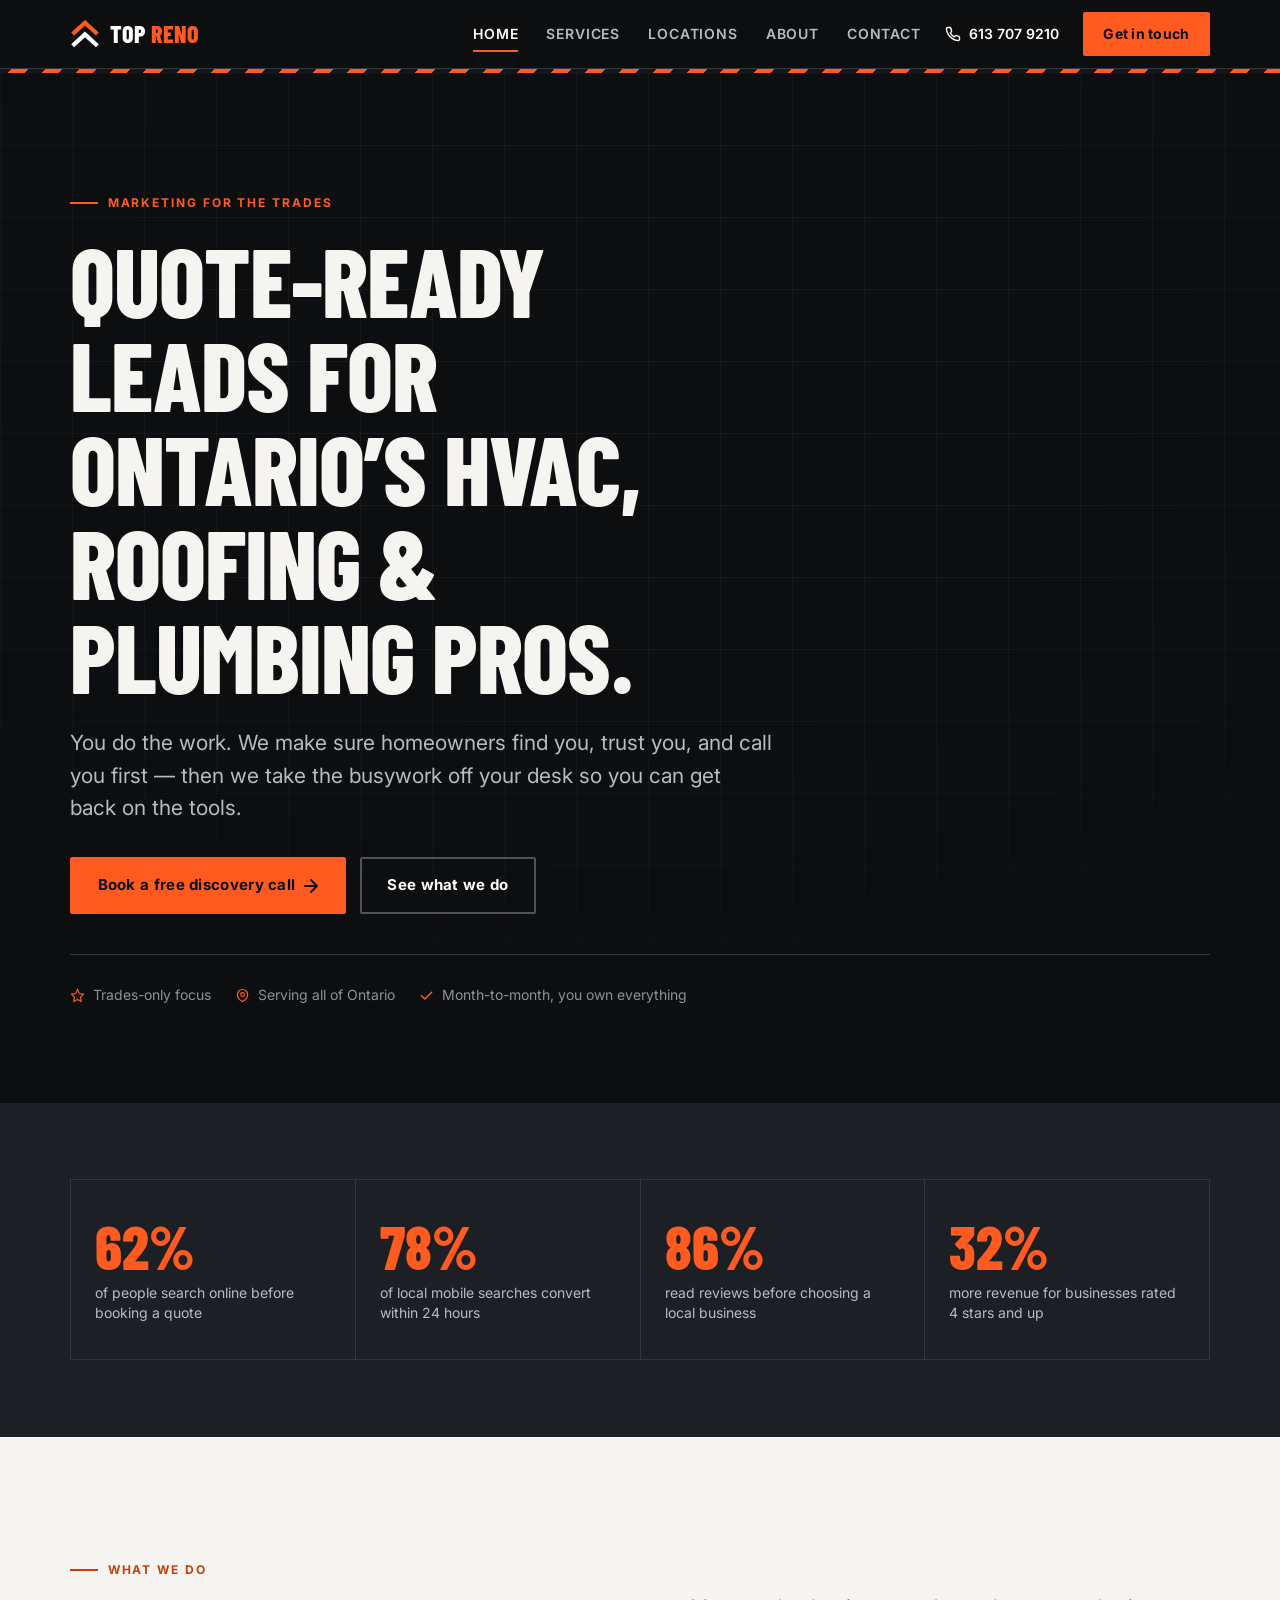
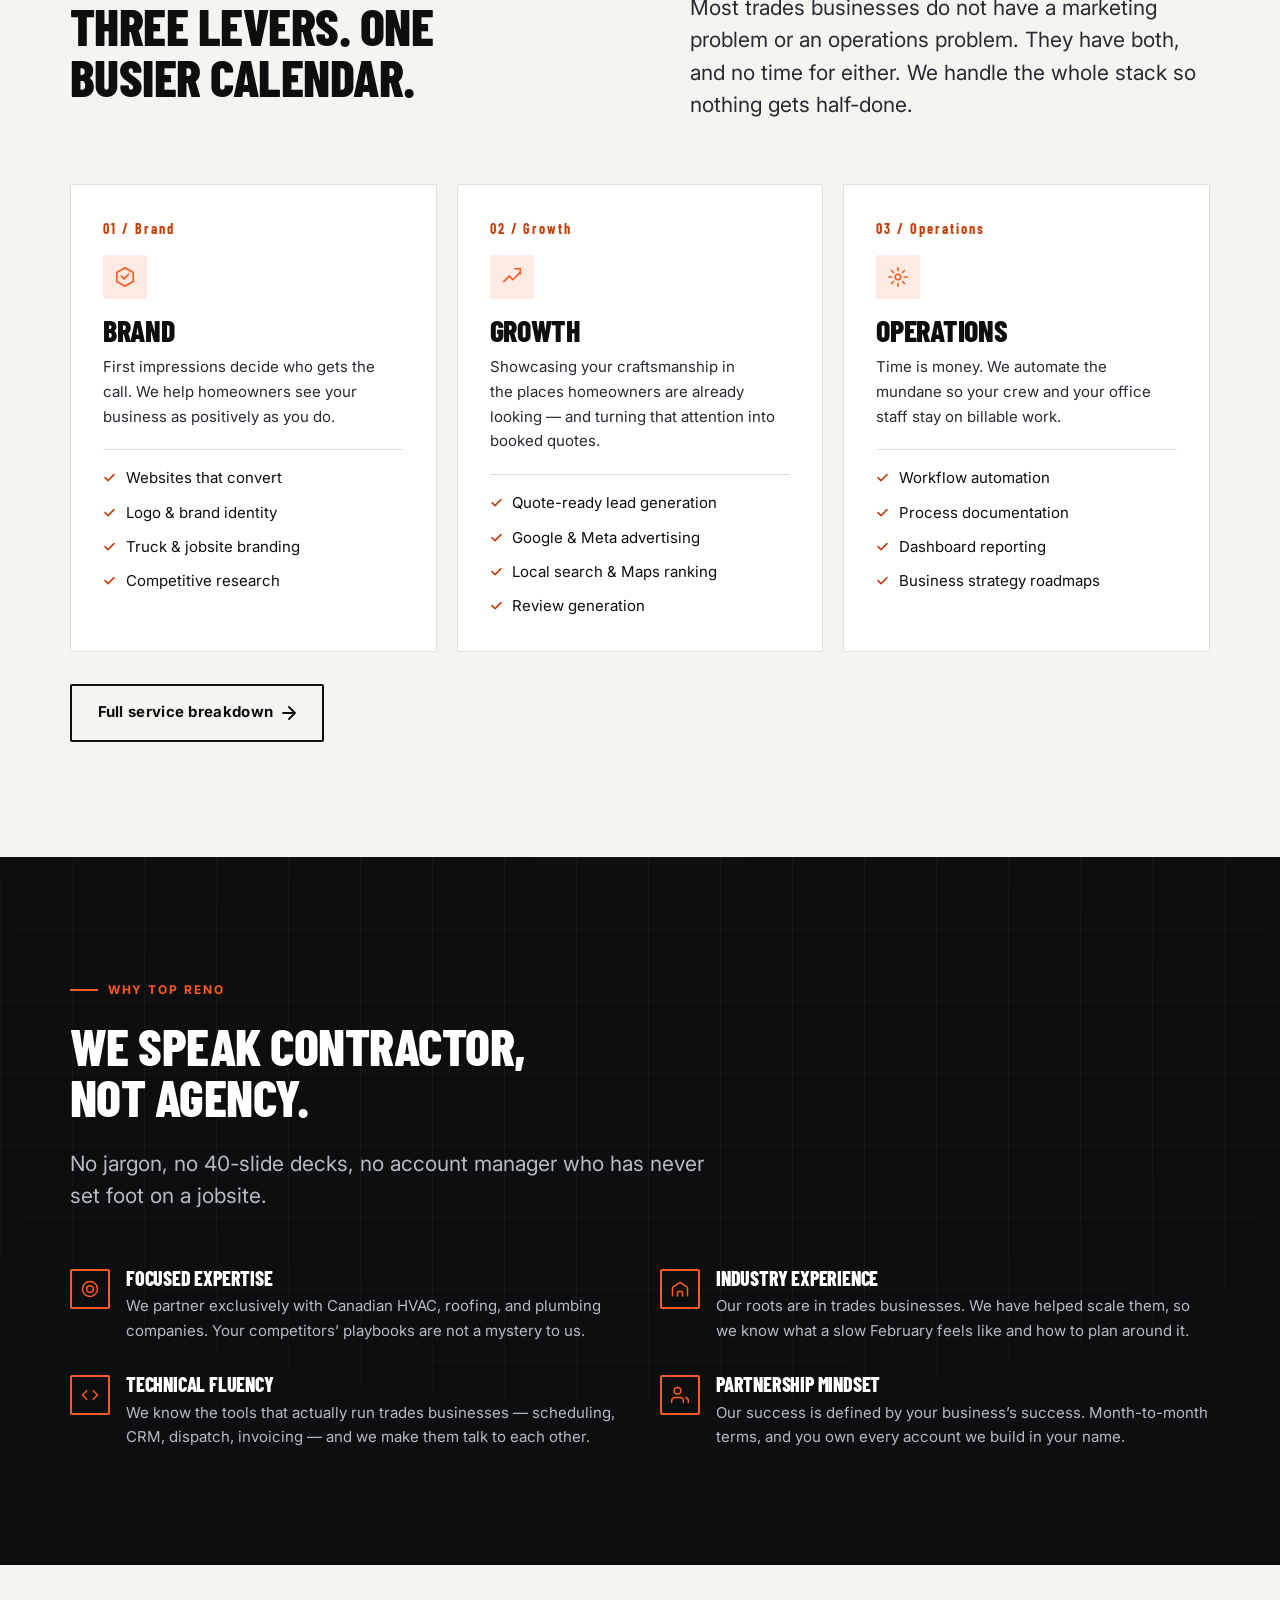
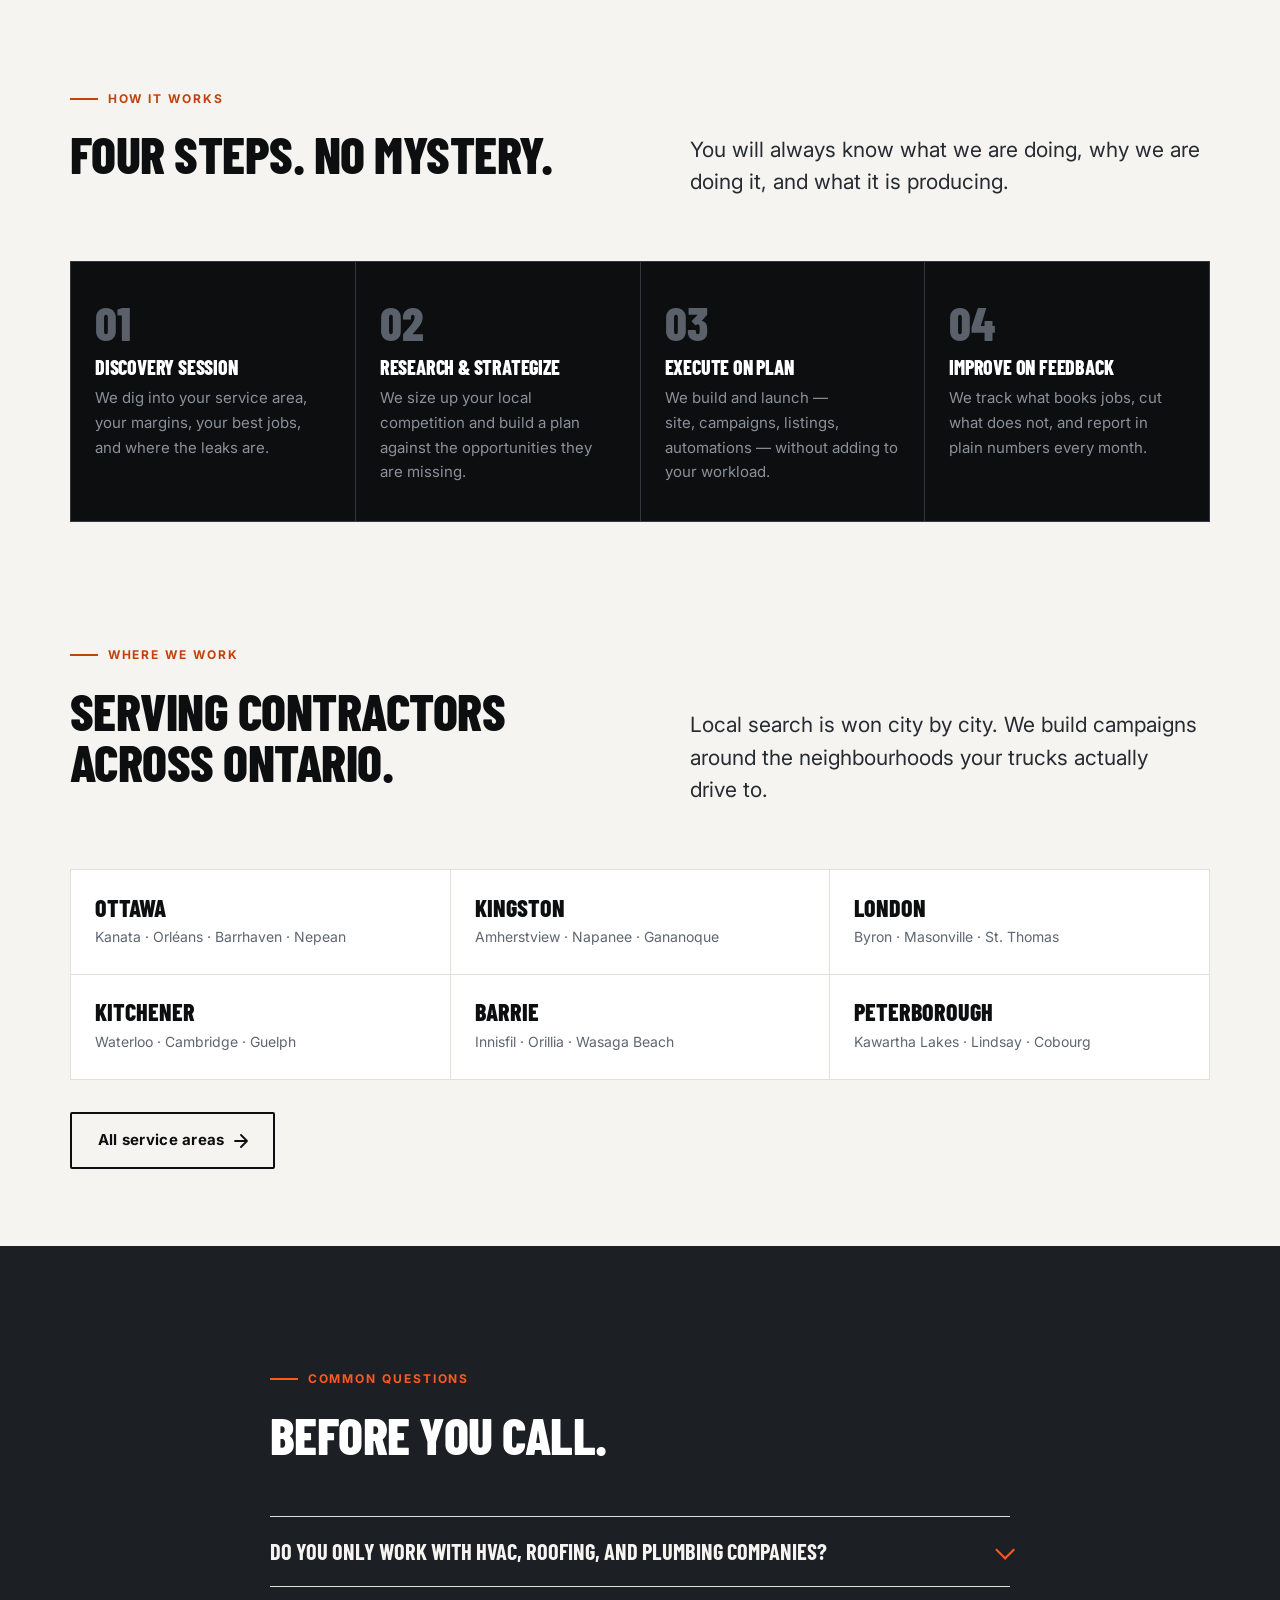
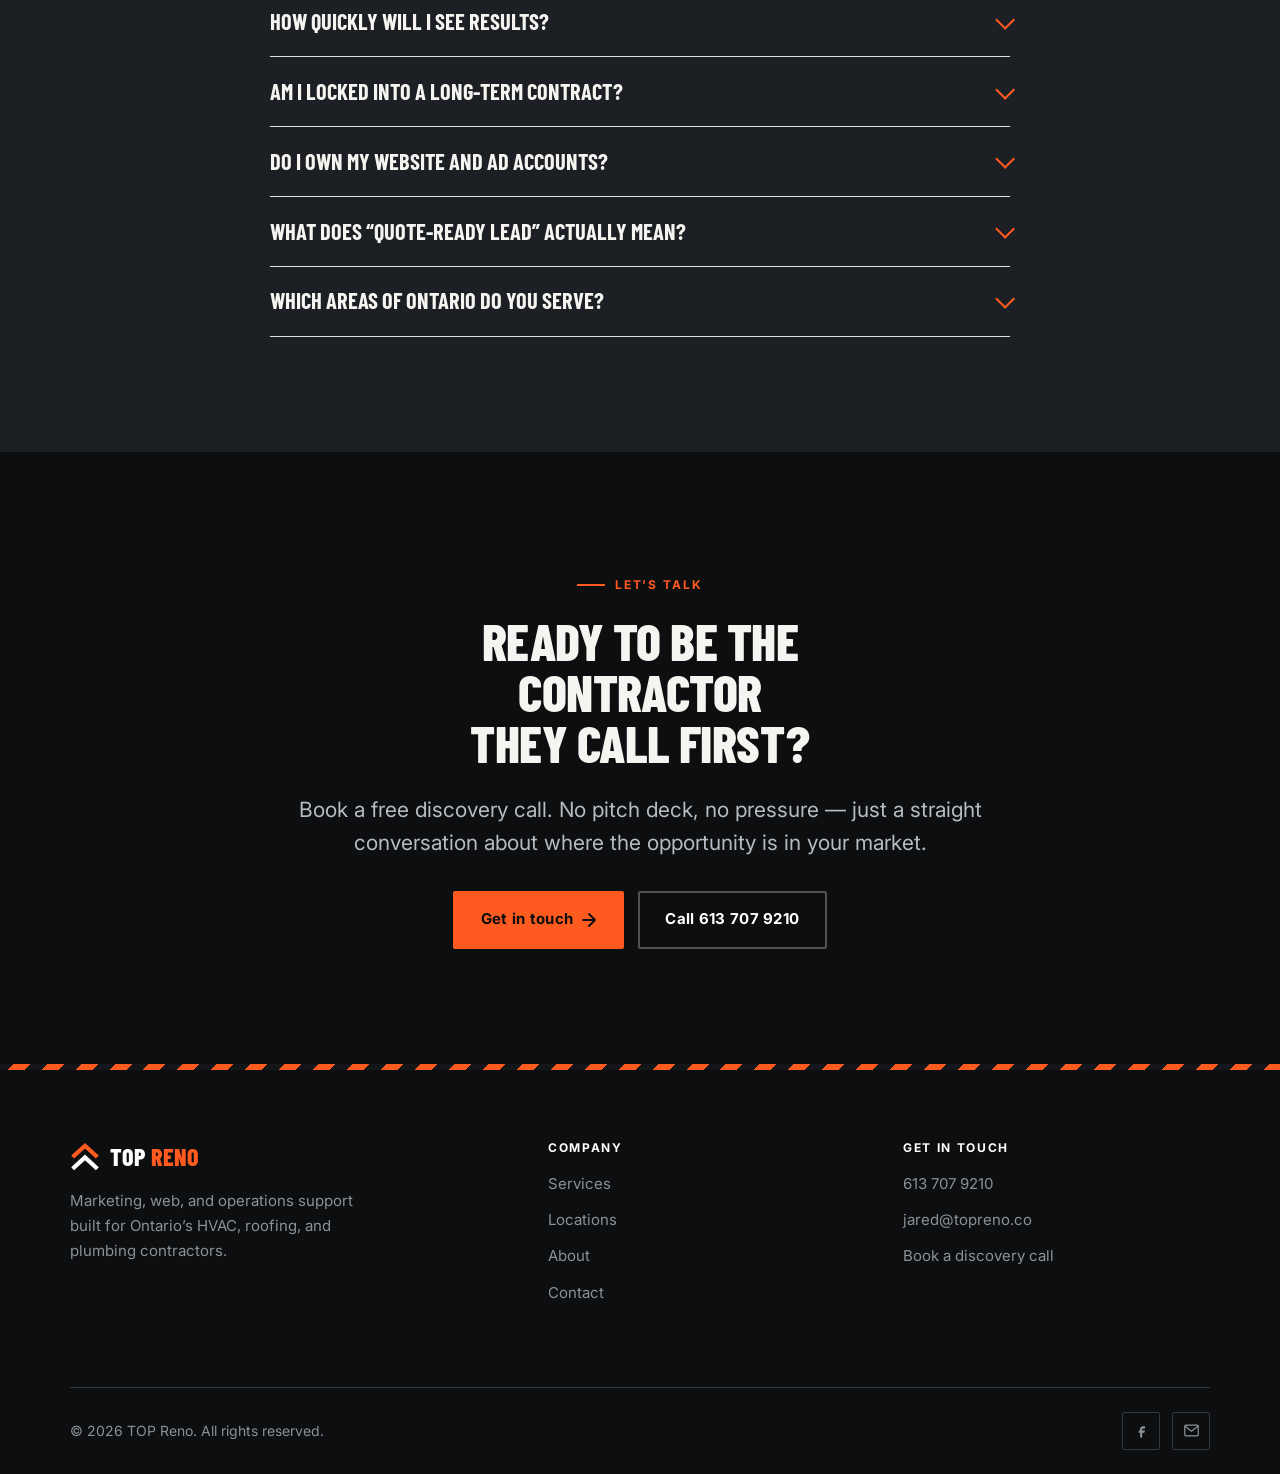
<file: index.html>
<!DOCTYPE html>
<html lang="en-CA">
<head>
<meta charset="utf-8">
<meta name="viewport" content="width=device-width, initial-scale=1">

<title>HVAC, Roofing &amp; Plumbing Marketing in Ontario | TOP Reno</title>
<meta name="description" content="Websites, quote-ready leads, and operations automation for HVAC, roofing, and plumbing contractors across Ontario. Book a free discovery call.">
<link rel="canonical" href="https://www.topreno.co/">
<meta name="robots" content="index, follow, max-image-preview:large, max-snippet:-1">

<meta property="og:type" content="website">
<meta property="og:site_name" content="TOP Reno">
<meta property="og:locale" content="en_CA">
<meta property="og:title" content="Marketing for HVAC, Roofing &amp; Plumbing Contractors in Ontario">
<meta property="og:description" content="Websites, quote-ready leads, and operations automation built specifically for Ontario trade contractors.">
<meta property="og:url" content="https://www.topreno.co/">
<meta property="og:image" content="https://www.topreno.co/assets/img/og-image.png">
<meta property="og:image:width" content="1200">
<meta property="og:image:height" content="630">
<meta property="og:image:alt" content="TOP Reno — quote-ready leads for Ontario HVAC, roofing and plumbing contractors">
<meta name="twitter:card" content="summary_large_image">
<meta name="twitter:title" content="Marketing for HVAC, Roofing &amp; Plumbing Contractors in Ontario">
<meta name="twitter:description" content="Websites, quote-ready leads, and operations automation built specifically for Ontario trade contractors.">
<meta name="twitter:image" content="https://www.topreno.co/assets/img/og-image.png">

<meta name="theme-color" content="#0D0E10">
<link rel="icon" href="assets/img/favicon.svg" type="image/svg+xml">
<link rel="icon" href="assets/img/favicon-32.png" sizes="32x32" type="image/png">
<link rel="apple-touch-icon" href="assets/img/apple-touch-icon.png">
<link rel="manifest" href="site.webmanifest">

<link rel="preconnect" href="https://fonts.googleapis.com">
<link rel="preconnect" href="https://fonts.gstatic.com" crossorigin>
<link rel="stylesheet" href="https://fonts.googleapis.com/css2?family=Barlow+Condensed:wght@600;700;800&family=Inter:wght@400;500;600;700&display=swap">
<link rel="stylesheet" href="assets/css/style.css">
<script src="assets/js/main.js" defer></script>

<script type="application/ld+json">
{
  "@context": "https://schema.org",
  "@graph": [
    {
      "@type": "ProfessionalService",
      "@id": "https://www.topreno.co/#business",
      "name": "TOP Reno",
      "description": "Marketing, web design, and operations automation for HVAC, roofing, and plumbing contractors across Ontario.",
      "url": "https://www.topreno.co/",
      "email": "jared@topreno.co",
      "telephone": "+1-613-707-9210",
      "priceRange": "$$",
      "image": "https://www.topreno.co/assets/img/og-image.png",
      "logo": "https://www.topreno.co/assets/img/icon-512.png",
      "address": {
        "@type": "PostalAddress",
        "addressRegion": "ON",
        "addressCountry": "CA"
      },
      "sameAs": ["https://www.facebook.com/share/9Qxds2Kxn3eTgKLA/"],
      "areaServed": [
        { "@type": "City", "name": "Ottawa" },
        { "@type": "City", "name": "Kingston" },
        { "@type": "City", "name": "London" },
        { "@type": "City", "name": "Kitchener" },
        { "@type": "City", "name": "Barrie" },
        { "@type": "City", "name": "Peterborough" },
        { "@type": "City", "name": "Cornwall" },
        { "@type": "State", "name": "Ontario" }
      ],
      "knowsAbout": ["HVAC marketing", "Roofing marketing", "Plumbing marketing", "Local SEO", "Lead generation", "Workflow automation"],
      "hasOfferCatalog": {
        "@type": "OfferCatalog",
        "name": "Services",
        "itemListElement": [
          { "@type": "Offer", "itemOffered": { "@type": "Service", "name": "Brand", "description": "Websites, logo design, brand identity, and competitive research for trade contractors." } },
          { "@type": "Offer", "itemOffered": { "@type": "Service", "name": "Growth", "description": "Quote-ready lead generation, paid advertising, and local search ranking." } },
          { "@type": "Offer", "itemOffered": { "@type": "Service", "name": "Operations", "description": "Workflow automation, process documentation, and dashboard reporting." } }
        ]
      }
    },
    {
      "@type": "WebSite",
      "@id": "https://www.topreno.co/#website",
      "url": "https://www.topreno.co/",
      "name": "TOP Reno",
      "publisher": { "@id": "https://www.topreno.co/#business" },
      "inLanguage": "en-CA"
    },
    {
      "@type": "FAQPage",
      "@id": "https://www.topreno.co/#faq",
      "mainEntity": [
        {
          "@type": "Question",
          "name": "Do you only work with HVAC, roofing, and plumbing companies?",
          "acceptedAnswer": { "@type": "Answer", "text": "Those are our core trades, and it is deliberate. Working within a narrow set of trades means we already know your buying cycle, your seasonality, and what a good lead actually looks like. We do take on adjacent trades such as electrical, insulation, and general renovation when the fit is right." }
        },
        {
          "@type": "Question",
          "name": "How quickly will I see results?",
          "acceptedAnswer": { "@type": "Answer", "text": "Paid advertising can produce inbound calls within the first two weeks. Local search and Google Maps ranking typically take three to six months to compound. Websites and brand work usually launch inside four to six weeks. We set expectations for each channel during discovery so you are never guessing." }
        },
        {
          "@type": "Question",
          "name": "Am I locked into a long-term contract?",
          "acceptedAnswer": { "@type": "Answer", "text": "No. We work on month-to-month retainers after the initial engagement. If we are not earning our keep, you should be free to leave, and that keeps the pressure on us where it belongs." }
        },
        {
          "@type": "Question",
          "name": "Do I own my website and ad accounts?",
          "acceptedAnswer": { "@type": "Answer", "text": "Yes, completely. Your domain, website, Google Business Profile, and advertising accounts are created in your name and stay yours. There is no hostage-taking if the relationship ends." }
        },
        {
          "@type": "Question",
          "name": "What does a quote-ready lead mean?",
          "acceptedAnswer": { "@type": "Answer", "text": "A homeowner or property manager who has a real job, is in your service area, and is ready to have someone come out and price it. We tune targeting and forms to filter out tire-kickers and job seekers so your team spends its time quoting rather than qualifying." }
        },
        {
          "@type": "Question",
          "name": "Which areas of Ontario do you serve?",
          "acceptedAnswer": { "@type": "Answer", "text": "We work with contractors across Ontario, with dedicated support in Ottawa, Kingston, London, Kitchener-Waterloo, Barrie, Peterborough, and Cornwall. Everything we do is remote-friendly, so location is rarely a barrier." }
        }
      ]
    }
  ]
}
</script>
</head>
<body>

<a class="skip-link" href="#main">Skip to main content</a>

<header class="site-header">
  <div class="wrap">
    <a class="logo" href="./" aria-label="TOP Reno — home">
      <svg class="logo-mark" viewBox="0 0 32 32" fill="none" aria-hidden="true" focusable="false">
        <path d="M4.5 14.5 L16 4 L27.5 14.5" stroke="#FF5A1F" stroke-width="4.5" stroke-linecap="square"/>
        <path d="M4.5 27 L16 16.5 L27.5 27" stroke="currentColor" stroke-width="4.5" stroke-linecap="square"/>
      </svg>
      <span class="logo-text">Top<span>&nbsp;Reno</span></span>
    </a>

    <button class="nav-toggle" type="button" aria-expanded="false" aria-controls="site-nav" aria-label="Open menu">
      <span></span><span></span><span></span>
    </button>

    <nav class="site-nav" id="site-nav" aria-label="Main">
      <ul>
        <li><a href="./" aria-current="page">Home</a></li>
        <li><a href="services/">Services</a></li>
        <li><a href="locations/">Locations</a></li>
        <li><a href="about/">About</a></li>
        <li><a href="contact/">Contact</a></li>
      </ul>
      <div class="nav-cta"><a class="btn btn-primary" href="contact/">Get in touch</a></div>
      <a class="nav-phone" href="tel:+16137079210">
        <svg width="16" height="16" viewBox="0 0 16 16" fill="none" aria-hidden="true"><path d="M14.5 11.3v2a1.3 1.3 0 0 1-1.5 1.3 13 13 0 0 1-5.6-2 12.8 12.8 0 0 1-4-4 13 13 0 0 1-2-5.6A1.3 1.3 0 0 1 2.7 1.5h2a1.3 1.3 0 0 1 1.3 1.2c.1.6.2 1.3.5 1.9a1.3 1.3 0 0 1-.3 1.4l-.9.8a10.7 10.7 0 0 0 4 4l.8-.9a1.3 1.3 0 0 1 1.4-.3c.6.3 1.2.4 1.9.5a1.3 1.3 0 0 1 1.1 1.2Z" stroke="currentColor" stroke-width="1.4" stroke-linecap="round" stroke-linejoin="round"/></svg>
        613 707 9210
      </a>
    </nav>
  </div>
</header>
<div class="stripe stripe-thin" aria-hidden="true"></div>

<main id="main">

  <!-- Hero -->
  <section class="hero grid-bg">
    <div class="wrap">
      <p class="eyebrow reveal">Marketing for the trades</p>
      <h1 class="reveal reveal-1">Quote-ready leads for Ontario&rsquo;s HVAC, roofing &amp; plumbing pros.</h1>
      <p class="lead reveal reveal-2">You do the work. We make sure homeowners find you, trust you, and call you first &mdash; then we take the busywork off your desk so you can get back on the tools.</p>
      <div class="btn-row reveal reveal-3">
        <a class="btn btn-primary" href="contact/">
          Book a free discovery call
          <svg width="14" height="14" viewBox="0 0 14 14" fill="none" aria-hidden="true"><path d="M1 7h12M7 1l6 6-6 6" stroke="currentColor" stroke-width="1.8" stroke-linecap="round" stroke-linejoin="round"/></svg>
        </a>
        <a class="btn btn-ghost" href="services/">See what we do</a>
      </div>
      <p class="hero-meta reveal reveal-3">
        <span><svg width="15" height="15" viewBox="0 0 16 16" fill="none" aria-hidden="true"><path d="M8 1.5 10 6l4.5.6-3.3 3.2.8 4.6L8 12.2 4 14.4l.8-4.6L1.5 6.6 6 6l2-4.5Z" stroke="currentColor" stroke-width="1.3" stroke-linejoin="round"/></svg> Trades-only focus</span>
        <span><svg width="15" height="15" viewBox="0 0 16 16" fill="none" aria-hidden="true"><path d="M8 14.5s5.5-3.2 5.5-7.4a5.5 5.5 0 0 0-11 0C2.5 11.3 8 14.5 8 14.5Z" stroke="currentColor" stroke-width="1.3" stroke-linejoin="round"/><circle cx="8" cy="7" r="2" stroke="currentColor" stroke-width="1.3"/></svg> Serving all of Ontario</span>
        <span><svg width="15" height="15" viewBox="0 0 16 16" fill="none" aria-hidden="true"><path d="M13.5 4.5 6.2 11.8 2.5 8.1" stroke="currentColor" stroke-width="1.6" stroke-linecap="round" stroke-linejoin="round"/></svg> Month-to-month, you own everything</span>
      </p>
    </div>
  </section>

  <!-- Stats -->
  <section class="stat-band section-sm">
    <div class="wrap">
      <div class="stat-grid reveal">
        <div class="stat">
          <span class="stat-num">62%</span>
          <p class="stat-label">of people search online before booking a quote</p>
        </div>
        <div class="stat">
          <span class="stat-num">78%</span>
          <p class="stat-label">of local mobile searches convert within 24 hours</p>
        </div>
        <div class="stat">
          <span class="stat-num">86%</span>
          <p class="stat-label">read reviews before choosing a local business</p>
        </div>
        <div class="stat">
          <span class="stat-num">32%</span>
          <p class="stat-label">more revenue for businesses rated 4 stars and up</p>
        </div>
      </div>
    </div>
  </section>

  <!-- Services -->
  <section class="section">
    <div class="wrap">
      <div class="head-split">
        <div>
          <p class="eyebrow reveal">What we do</p>
          <h2 class="reveal">Three levers. One busier calendar.</h2>
        </div>
        <p class="lead reveal reveal-1">Most trades businesses do not have a marketing problem or an operations problem. They have both, and no time for either. We handle the whole stack so nothing gets half-done.</p>
      </div>

      <div class="card-grid cols-3">
        <article class="card reveal">
          <span class="card-num">01 / Brand</span>
          <div class="card-icon" aria-hidden="true">
            <svg width="22" height="22" viewBox="0 0 24 24" fill="none"><path d="M12 2 3 7v10l9 5 9-5V7l-9-5Z" stroke="currentColor" stroke-width="1.8" stroke-linejoin="round"/><path d="m8 11 3 3 5-5" stroke="currentColor" stroke-width="1.8" stroke-linecap="round" stroke-linejoin="round"/></svg>
          </div>
          <h3>Brand</h3>
          <p>First impressions decide who gets the call. We help homeowners see your business as positively as you do.</p>
          <ul class="card-list">
            <li><svg width="13" height="13" viewBox="0 0 16 16" fill="none" aria-hidden="true"><path d="M13.5 4.5 6.2 11.8 2.5 8.1" stroke="currentColor" stroke-width="2" stroke-linecap="round" stroke-linejoin="round"/></svg> Websites that convert</li>
            <li><svg width="13" height="13" viewBox="0 0 16 16" fill="none" aria-hidden="true"><path d="M13.5 4.5 6.2 11.8 2.5 8.1" stroke="currentColor" stroke-width="2" stroke-linecap="round" stroke-linejoin="round"/></svg> Logo &amp; brand identity</li>
            <li><svg width="13" height="13" viewBox="0 0 16 16" fill="none" aria-hidden="true"><path d="M13.5 4.5 6.2 11.8 2.5 8.1" stroke="currentColor" stroke-width="2" stroke-linecap="round" stroke-linejoin="round"/></svg> Truck &amp; jobsite branding</li>
            <li><svg width="13" height="13" viewBox="0 0 16 16" fill="none" aria-hidden="true"><path d="M13.5 4.5 6.2 11.8 2.5 8.1" stroke="currentColor" stroke-width="2" stroke-linecap="round" stroke-linejoin="round"/></svg> Competitive research</li>
          </ul>
        </article>

        <article class="card reveal reveal-1">
          <span class="card-num">02 / Growth</span>
          <div class="card-icon" aria-hidden="true">
            <svg width="22" height="22" viewBox="0 0 24 24" fill="none"><path d="M3 17 9 11l4 4 8-8" stroke="currentColor" stroke-width="1.8" stroke-linecap="round" stroke-linejoin="round"/><path d="M15 3h6v6" stroke="currentColor" stroke-width="1.8" stroke-linecap="round" stroke-linejoin="round"/></svg>
          </div>
          <h3>Growth</h3>
          <p>Showcasing your craftsmanship in the places homeowners are already looking &mdash; and turning that attention into booked quotes.</p>
          <ul class="card-list">
            <li><svg width="13" height="13" viewBox="0 0 16 16" fill="none" aria-hidden="true"><path d="M13.5 4.5 6.2 11.8 2.5 8.1" stroke="currentColor" stroke-width="2" stroke-linecap="round" stroke-linejoin="round"/></svg> Quote-ready lead generation</li>
            <li><svg width="13" height="13" viewBox="0 0 16 16" fill="none" aria-hidden="true"><path d="M13.5 4.5 6.2 11.8 2.5 8.1" stroke="currentColor" stroke-width="2" stroke-linecap="round" stroke-linejoin="round"/></svg> Google &amp; Meta advertising</li>
            <li><svg width="13" height="13" viewBox="0 0 16 16" fill="none" aria-hidden="true"><path d="M13.5 4.5 6.2 11.8 2.5 8.1" stroke="currentColor" stroke-width="2" stroke-linecap="round" stroke-linejoin="round"/></svg> Local search &amp; Maps ranking</li>
            <li><svg width="13" height="13" viewBox="0 0 16 16" fill="none" aria-hidden="true"><path d="M13.5 4.5 6.2 11.8 2.5 8.1" stroke="currentColor" stroke-width="2" stroke-linecap="round" stroke-linejoin="round"/></svg> Review generation</li>
          </ul>
        </article>

        <article class="card reveal reveal-2">
          <span class="card-num">03 / Operations</span>
          <div class="card-icon" aria-hidden="true">
            <svg width="22" height="22" viewBox="0 0 24 24" fill="none"><circle cx="12" cy="12" r="3" stroke="currentColor" stroke-width="1.8"/><path d="M12 2v3m0 14v3M2 12h3m14 0h3M4.9 4.9l2.2 2.2m9.8 9.8 2.2 2.2M19.1 4.9l-2.2 2.2m-9.8 9.8-2.2 2.2" stroke="currentColor" stroke-width="1.8" stroke-linecap="round"/></svg>
          </div>
          <h3>Operations</h3>
          <p>Time is money. We automate the mundane so your crew and your office staff stay on billable work.</p>
          <ul class="card-list">
            <li><svg width="13" height="13" viewBox="0 0 16 16" fill="none" aria-hidden="true"><path d="M13.5 4.5 6.2 11.8 2.5 8.1" stroke="currentColor" stroke-width="2" stroke-linecap="round" stroke-linejoin="round"/></svg> Workflow automation</li>
            <li><svg width="13" height="13" viewBox="0 0 16 16" fill="none" aria-hidden="true"><path d="M13.5 4.5 6.2 11.8 2.5 8.1" stroke="currentColor" stroke-width="2" stroke-linecap="round" stroke-linejoin="round"/></svg> Process documentation</li>
            <li><svg width="13" height="13" viewBox="0 0 16 16" fill="none" aria-hidden="true"><path d="M13.5 4.5 6.2 11.8 2.5 8.1" stroke="currentColor" stroke-width="2" stroke-linecap="round" stroke-linejoin="round"/></svg> Dashboard reporting</li>
            <li><svg width="13" height="13" viewBox="0 0 16 16" fill="none" aria-hidden="true"><path d="M13.5 4.5 6.2 11.8 2.5 8.1" stroke="currentColor" stroke-width="2" stroke-linecap="round" stroke-linejoin="round"/></svg> Business strategy roadmaps</li>
          </ul>
        </article>
      </div>

      <div class="btn-row reveal">
        <a class="btn btn-outline" href="services/">
          Full service breakdown
          <svg width="14" height="14" viewBox="0 0 14 14" fill="none" aria-hidden="true"><path d="M1 7h12M7 1l6 6-6 6" stroke="currentColor" stroke-width="1.8" stroke-linecap="round" stroke-linejoin="round"/></svg>
        </a>
      </div>
    </div>
  </section>

  <!-- Why us -->
  <section class="section dark grid-bg">
    <div class="wrap">
      <div class="section-head">
        <p class="eyebrow reveal">Why TOP Reno</p>
        <h2 class="reveal">We speak contractor, not agency.</h2>
        <p class="lead reveal reveal-1">No jargon, no 40-slide decks, no account manager who has never set foot on a jobsite.</p>
      </div>

      <div class="value-grid">
        <div class="value reveal">
          <div class="value-mark" aria-hidden="true">
            <svg width="20" height="20" viewBox="0 0 24 24" fill="none"><circle cx="12" cy="12" r="9" stroke="currentColor" stroke-width="1.8"/><circle cx="12" cy="12" r="4" stroke="currentColor" stroke-width="1.8"/></svg>
          </div>
          <div>
            <h3>Focused expertise</h3>
            <p>We partner exclusively with Canadian HVAC, roofing, and plumbing companies. Your competitors&rsquo; playbooks are not a mystery to us.</p>
          </div>
        </div>

        <div class="value reveal reveal-1">
          <div class="value-mark" aria-hidden="true">
            <svg width="20" height="20" viewBox="0 0 24 24" fill="none"><path d="M3 21V10l9-6 9 6v11" stroke="currentColor" stroke-width="1.8" stroke-linejoin="round"/><path d="M9 21v-6h6v6" stroke="currentColor" stroke-width="1.8" stroke-linejoin="round"/></svg>
          </div>
          <div>
            <h3>Industry experience</h3>
            <p>Our roots are in trades businesses. We have helped scale them, so we know what a slow February feels like and how to plan around it.</p>
          </div>
        </div>

        <div class="value reveal reveal-2">
          <div class="value-mark" aria-hidden="true">
            <svg width="20" height="20" viewBox="0 0 24 24" fill="none"><path d="m8 17-5-5 5-5m8 0 5 5-5 5" stroke="currentColor" stroke-width="1.8" stroke-linecap="round" stroke-linejoin="round"/></svg>
          </div>
          <div>
            <h3>Technical fluency</h3>
            <p>We know the tools that actually run trades businesses &mdash; scheduling, CRM, dispatch, invoicing &mdash; and we make them talk to each other.</p>
          </div>
        </div>

        <div class="value reveal reveal-3">
          <div class="value-mark" aria-hidden="true">
            <svg width="20" height="20" viewBox="0 0 24 24" fill="none"><path d="M16 21v-2a4 4 0 0 0-4-4H6a4 4 0 0 0-4 4v2" stroke="currentColor" stroke-width="1.8" stroke-linecap="round"/><circle cx="9" cy="7" r="4" stroke="currentColor" stroke-width="1.8"/><path d="M22 21v-2a4 4 0 0 0-3-3.9" stroke="currentColor" stroke-width="1.8" stroke-linecap="round"/></svg>
          </div>
          <div>
            <h3>Partnership mindset</h3>
            <p>Our success is defined by your business&rsquo;s success. Month-to-month terms, and you own every account we build in your name.</p>
          </div>
        </div>
      </div>
    </div>
  </section>

  <!-- Process -->
  <section class="section">
    <div class="wrap">
      <div class="head-split">
        <div>
          <p class="eyebrow reveal">How it works</p>
          <h2 class="reveal">Four steps. No mystery.</h2>
        </div>
        <p class="lead reveal reveal-1">You will always know what we are doing, why we are doing it, and what it is producing.</p>
      </div>

      <div class="process reveal">
        <article class="step">
          <span class="step-num">01</span>
          <h3>Discovery session</h3>
          <p>We dig into your service area, your margins, your best jobs, and where the leaks are.</p>
        </article>
        <article class="step">
          <span class="step-num">02</span>
          <h3>Research &amp; strategize</h3>
          <p>We size up your local competition and build a plan against the opportunities they are missing.</p>
        </article>
        <article class="step">
          <span class="step-num">03</span>
          <h3>Execute on plan</h3>
          <p>We build and launch &mdash; site, campaigns, listings, automations &mdash; without adding to your workload.</p>
        </article>
        <article class="step">
          <span class="step-num">04</span>
          <h3>Improve on feedback</h3>
          <p>We track what books jobs, cut what does not, and report in plain numbers every month.</p>
        </article>
      </div>
    </div>
  </section>

  <!-- Locations -->
  <section class="section-sm section" style="padding-top:0">
    <div class="wrap">
      <div class="head-split">
        <div>
          <p class="eyebrow reveal">Where we work</p>
          <h2 class="reveal">Serving contractors across Ontario.</h2>
        </div>
        <p class="lead reveal reveal-1">Local search is won city by city. We build campaigns around the neighbourhoods your trucks actually drive to.</p>
      </div>

      <div class="loc-grid reveal">
        <a class="loc" href="locations/ottawa/">
          <span class="loc-name">Ottawa <svg width="16" height="16" viewBox="0 0 14 14" fill="none" aria-hidden="true"><path d="M1 7h12M7 1l6 6-6 6" stroke="currentColor" stroke-width="1.8" stroke-linecap="round" stroke-linejoin="round"/></svg></span>
          <p class="loc-sub">Kanata · Orl&eacute;ans · Barrhaven · Nepean</p>
        </a>
        <a class="loc" href="locations/kingston/">
          <span class="loc-name">Kingston <svg width="16" height="16" viewBox="0 0 14 14" fill="none" aria-hidden="true"><path d="M1 7h12M7 1l6 6-6 6" stroke="currentColor" stroke-width="1.8" stroke-linecap="round" stroke-linejoin="round"/></svg></span>
          <p class="loc-sub">Amherstview · Napanee · Gananoque</p>
        </a>
        <a class="loc" href="locations/london/">
          <span class="loc-name">London <svg width="16" height="16" viewBox="0 0 14 14" fill="none" aria-hidden="true"><path d="M1 7h12M7 1l6 6-6 6" stroke="currentColor" stroke-width="1.8" stroke-linecap="round" stroke-linejoin="round"/></svg></span>
          <p class="loc-sub">Byron · Masonville · St. Thomas</p>
        </a>
        <a class="loc" href="locations/kitchener/">
          <span class="loc-name">Kitchener <svg width="16" height="16" viewBox="0 0 14 14" fill="none" aria-hidden="true"><path d="M1 7h12M7 1l6 6-6 6" stroke="currentColor" stroke-width="1.8" stroke-linecap="round" stroke-linejoin="round"/></svg></span>
          <p class="loc-sub">Waterloo · Cambridge · Guelph</p>
        </a>
        <a class="loc" href="locations/barrie/">
          <span class="loc-name">Barrie <svg width="16" height="16" viewBox="0 0 14 14" fill="none" aria-hidden="true"><path d="M1 7h12M7 1l6 6-6 6" stroke="currentColor" stroke-width="1.8" stroke-linecap="round" stroke-linejoin="round"/></svg></span>
          <p class="loc-sub">Innisfil · Orillia · Wasaga Beach</p>
        </a>
        <a class="loc" href="locations/peterborough/">
          <span class="loc-name">Peterborough <svg width="16" height="16" viewBox="0 0 14 14" fill="none" aria-hidden="true"><path d="M1 7h12M7 1l6 6-6 6" stroke="currentColor" stroke-width="1.8" stroke-linecap="round" stroke-linejoin="round"/></svg></span>
          <p class="loc-sub">Kawartha Lakes · Lindsay · Cobourg</p>
        </a>
      </div>

      <div class="btn-row reveal">
        <a class="btn btn-outline" href="locations/">
          All service areas
          <svg width="14" height="14" viewBox="0 0 14 14" fill="none" aria-hidden="true"><path d="M1 7h12M7 1l6 6-6 6" stroke="currentColor" stroke-width="1.8" stroke-linecap="round" stroke-linejoin="round"/></svg>
        </a>
      </div>
    </div>
  </section>

  <!-- FAQ -->
  <section class="section steel">
    <div class="wrap wrap-narrow">
      <div class="section-head">
        <p class="eyebrow reveal">Common questions</p>
        <h2 class="reveal">Before you call.</h2>
      </div>

      <div class="faq reveal">
        <details>
          <summary>Do you only work with HVAC, roofing, and plumbing companies?</summary>
          <div class="faq-body"><p>Those are our core trades, and it is deliberate. Working within a narrow set of trades means we already know your buying cycle, your seasonality, and what a good lead actually looks like. We do take on adjacent trades such as electrical, insulation, and general renovation when the fit is right.</p></div>
        </details>
        <details>
          <summary>How quickly will I see results?</summary>
          <div class="faq-body"><p>Paid advertising can produce inbound calls within the first two weeks. Local search and Google Maps ranking typically take three to six months to compound. Websites and brand work usually launch inside four to six weeks. We set expectations for each channel during discovery so you are never guessing.</p></div>
        </details>
        <details>
          <summary>Am I locked into a long-term contract?</summary>
          <div class="faq-body"><p>No. We work on month-to-month retainers after the initial engagement. If we are not earning our keep, you should be free to leave &mdash; and that keeps the pressure on us where it belongs.</p></div>
        </details>
        <details>
          <summary>Do I own my website and ad accounts?</summary>
          <div class="faq-body"><p>Yes, completely. Your domain, website, Google Business Profile, and advertising accounts are created in your name and stay yours. There is no hostage-taking if the relationship ends.</p></div>
        </details>
        <details>
          <summary>What does &ldquo;quote-ready lead&rdquo; actually mean?</summary>
          <div class="faq-body"><p>A homeowner or property manager who has a real job, is inside your service area, and is ready to have someone come out and price it. We tune targeting and forms to filter out tire-kickers and job seekers so your team spends its time quoting rather than qualifying.</p></div>
        </details>
        <details>
          <summary>Which areas of Ontario do you serve?</summary>
          <div class="faq-body"><p>We work with contractors across Ontario, with dedicated support in Ottawa, Kingston, London, Kitchener&ndash;Waterloo, Barrie, Peterborough, and Cornwall. Everything we do is remote-friendly, so location is rarely a barrier. <a href="locations/">See all service areas</a>.</p></div>
        </details>
      </div>
    </div>
  </section>

  <!-- CTA -->
  <section class="section cta-band">
    <div class="wrap">
      <p class="eyebrow reveal" style="justify-content:center">Let&rsquo;s talk</p>
      <h2 class="reveal">Ready to be the contractor they call first?</h2>
      <p class="lead reveal reveal-1">Book a free discovery call. No pitch deck, no pressure &mdash; just a straight conversation about where the opportunity is in your market.</p>
      <div class="btn-row reveal reveal-2">
        <a class="btn btn-primary" href="contact/">
          Get in touch
          <svg width="14" height="14" viewBox="0 0 14 14" fill="none" aria-hidden="true"><path d="M1 7h12M7 1l6 6-6 6" stroke="currentColor" stroke-width="1.8" stroke-linecap="round" stroke-linejoin="round"/></svg>
        </a>
        <a class="btn btn-ghost" href="tel:+16137079210">Call 613 707 9210</a>
      </div>
    </div>
  </section>

</main>

<footer class="site-footer">
  <div class="stripe" aria-hidden="true"></div>
  <div class="wrap">
    <div class="footer-top">
      <div class="footer-brand">
        <a class="logo" href="./" aria-label="TOP Reno — home">
          <svg class="logo-mark" viewBox="0 0 32 32" fill="none" aria-hidden="true" focusable="false">
            <path d="M4.5 14.5 L16 4 L27.5 14.5" stroke="#FF5A1F" stroke-width="4.5" stroke-linecap="square"/>
            <path d="M4.5 27 L16 16.5 L27.5 27" stroke="currentColor" stroke-width="4.5" stroke-linecap="square"/>
          </svg>
          <span class="logo-text">Top<span>&nbsp;Reno</span></span>
        </a>
        <p>Marketing, web, and operations support built for Ontario&rsquo;s HVAC, roofing, and plumbing contractors.</p>
      </div>

      <div class="footer-col">
        <h4>Company</h4>
        <ul>
          <li><a href="services/">Services</a></li>
          <li><a href="locations/">Locations</a></li>
          <li><a href="about/">About</a></li>
          <li><a href="contact/">Contact</a></li>
        </ul>
      </div>

      <div class="footer-col">
        <h4>Get in touch</h4>
        <ul>
          <li><a href="tel:+16137079210">613 707 9210</a></li>
          <li><a href="mailto:jared@topreno.co">jared@topreno.co</a></li>
          <li><a href="contact/">Book a discovery call</a></li>
        </ul>
      </div>
    </div>

    <div class="footer-bottom">
      <span>&copy; <span id="year">2026</span> TOP Reno. All rights reserved.</span>
      <div class="footer-social">
        <a href="https://www.facebook.com/share/9Qxds2Kxn3eTgKLA/" target="_blank" rel="noopener noreferrer" aria-label="TOP Reno on Facebook">
          <svg width="17" height="17" viewBox="0 0 24 24" fill="currentColor" aria-hidden="true"><path d="M14 9h3V6h-3c-2.2 0-4 1.8-4 4v2H8v3h2v7h3v-7h3l1-3h-4v-2c0-.6.4-1 1-1Z"/></svg>
        </a>
        <a href="mailto:jared@topreno.co" aria-label="Email TOP Reno">
          <svg width="17" height="17" viewBox="0 0 24 24" fill="none" aria-hidden="true"><rect x="2.5" y="4.5" width="19" height="15" rx="1.5" stroke="currentColor" stroke-width="1.7"/><path d="m3 6 9 7 9-7" stroke="currentColor" stroke-width="1.7" stroke-linecap="round" stroke-linejoin="round"/></svg>
        </a>
      </div>
    </div>
  </div>
</footer>

<script>document.getElementById('year').textContent = new Date().getFullYear();</script>
</body>
</html>
</file>
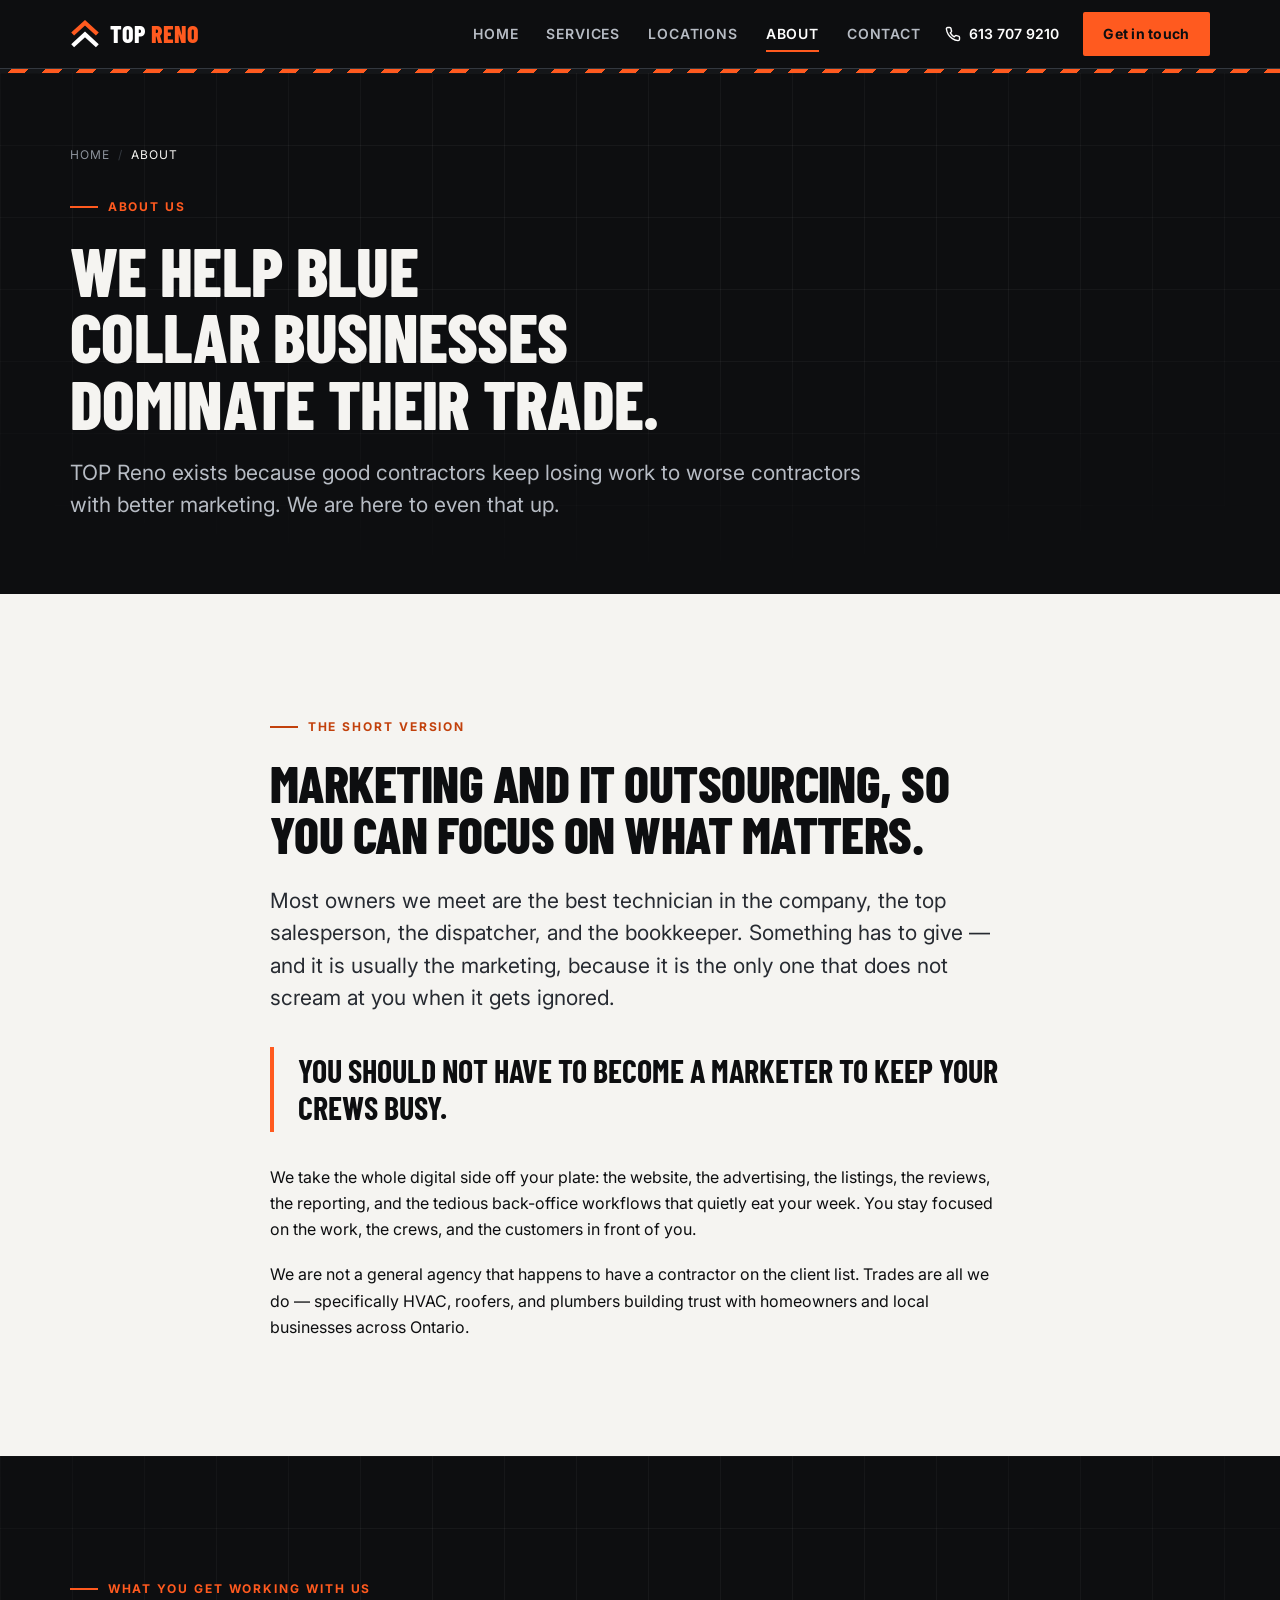
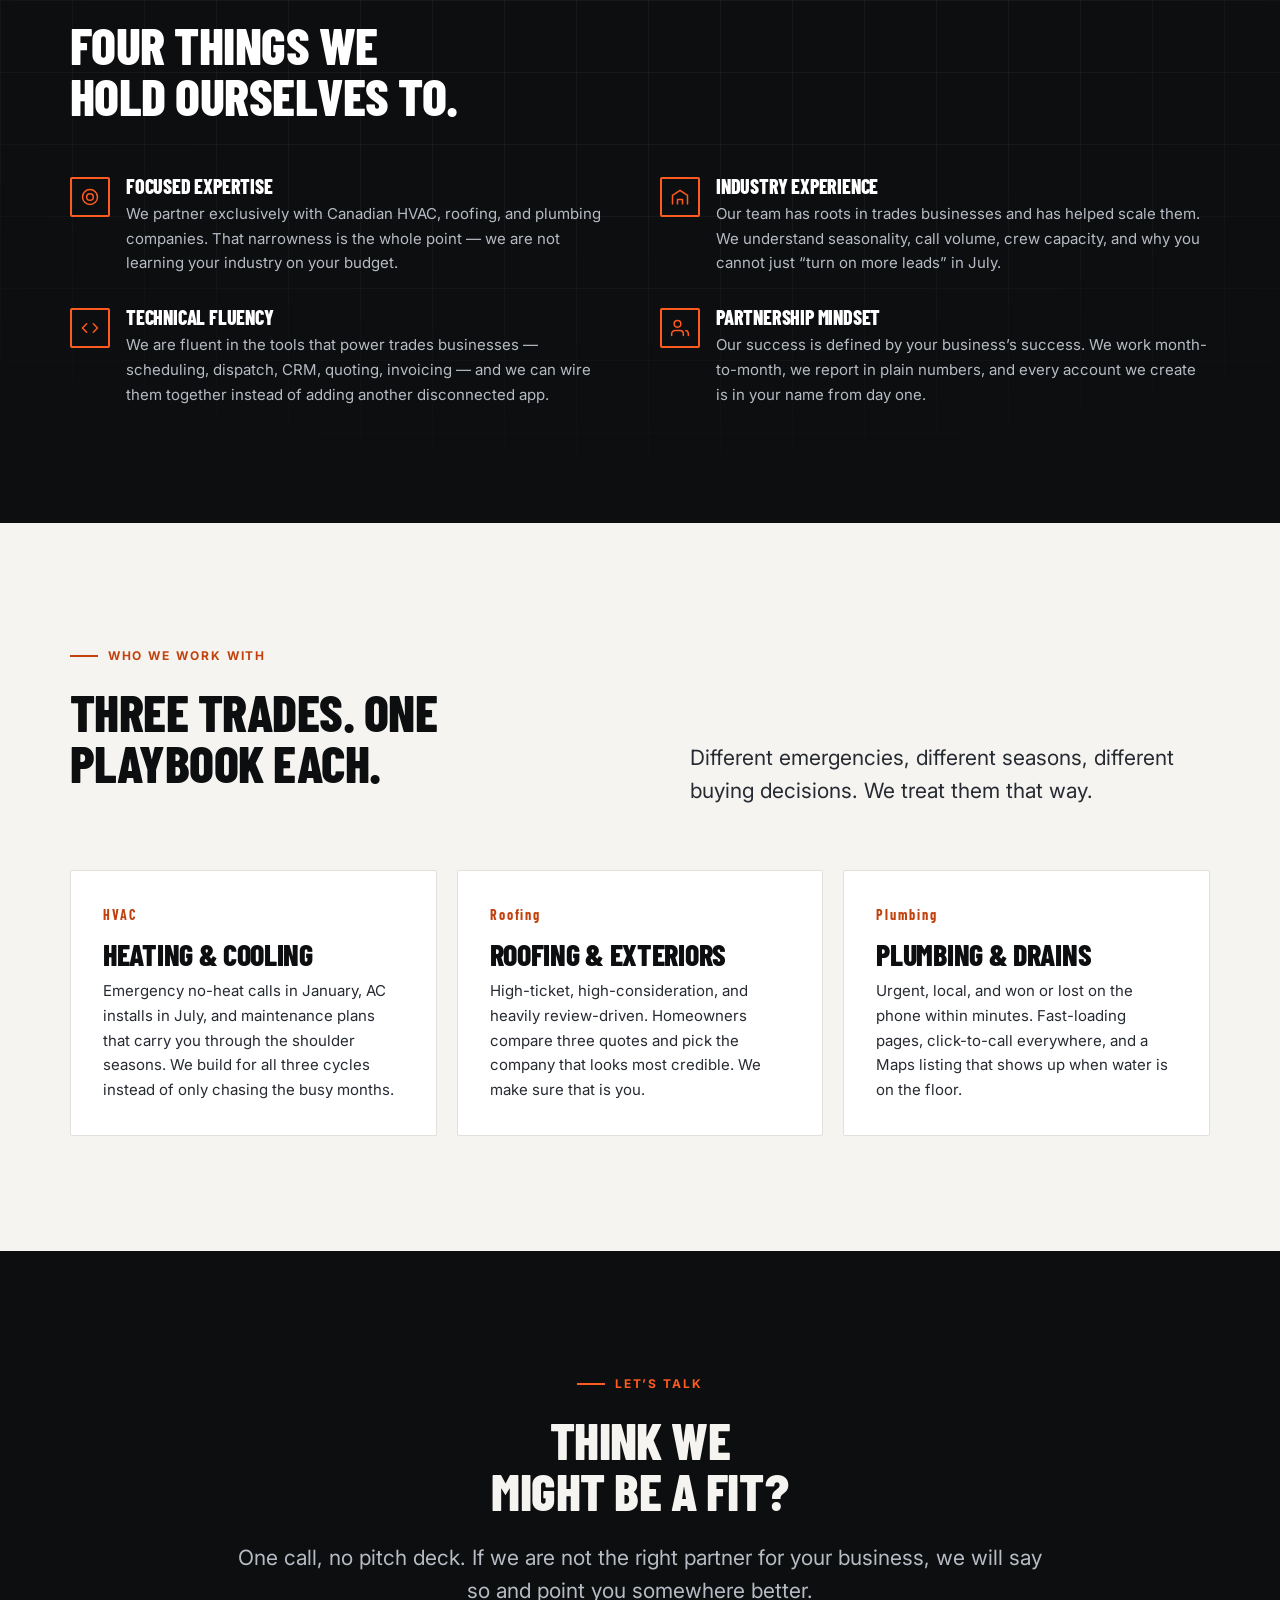
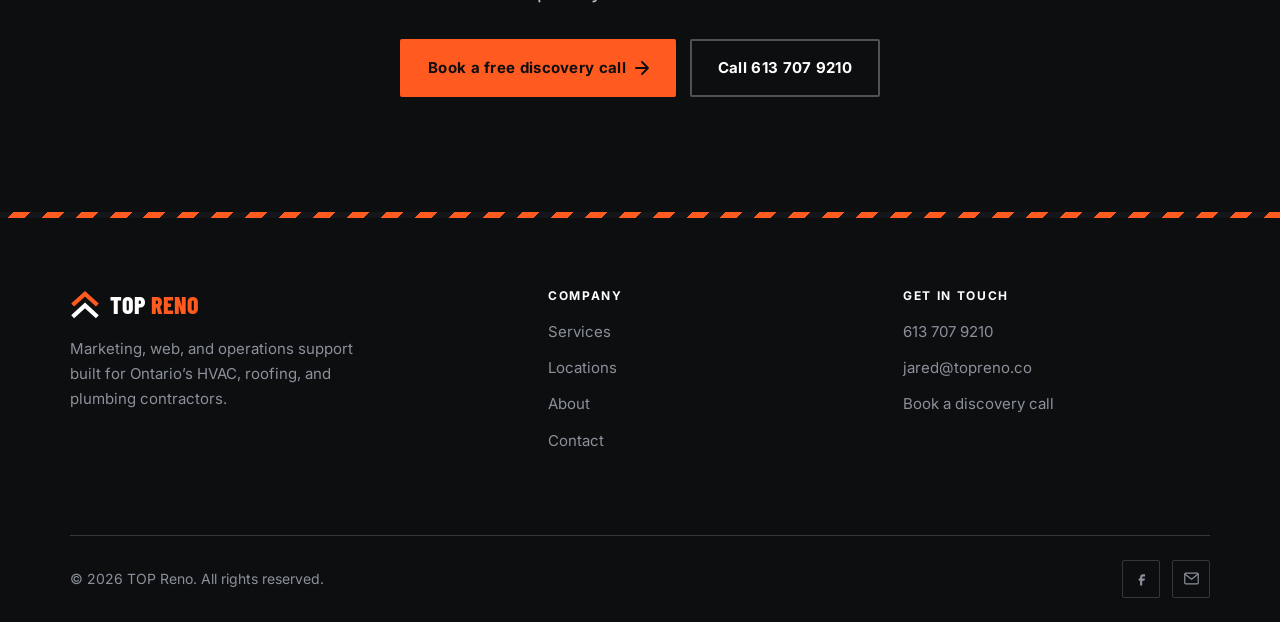
<file: about/index.html>
<!DOCTYPE html>
<html lang="en-CA">
<head>
<meta charset="utf-8">
<meta name="viewport" content="width=device-width, initial-scale=1">

<title>About TOP Reno &mdash; Marketing for Canadian Trade Contractors</title>
<meta name="description" content="TOP Reno helps blue collar businesses dominate their trade. We partner exclusively with Canadian HVAC, roofing, and plumbing companies across Ontario.">
<link rel="canonical" href="https://www.topreno.co/about/">
<meta name="robots" content="index, follow, max-image-preview:large, max-snippet:-1">

<meta property="og:type" content="website">
<meta property="og:site_name" content="TOP Reno">
<meta property="og:locale" content="en_CA">
<meta property="og:title" content="About TOP Reno — Marketing Partners for Canadian Trade Contractors">
<meta property="og:description" content="We help blue collar businesses dominate their trade. Focused expertise, industry experience, and a partnership mindset.">
<meta property="og:url" content="https://www.topreno.co/about/">
<meta property="og:image" content="https://www.topreno.co/assets/img/og-image.png">
<meta property="og:image:width" content="1200">
<meta property="og:image:height" content="630">
<meta name="twitter:card" content="summary_large_image">
<meta name="twitter:image" content="https://www.topreno.co/assets/img/og-image.png">

<meta name="theme-color" content="#0D0E10">
<link rel="icon" href="../assets/img/favicon.svg" type="image/svg+xml">
<link rel="icon" href="../assets/img/favicon-32.png" sizes="32x32" type="image/png">
<link rel="apple-touch-icon" href="../assets/img/apple-touch-icon.png">
<link rel="manifest" href="../site.webmanifest">

<link rel="preconnect" href="https://fonts.googleapis.com">
<link rel="preconnect" href="https://fonts.gstatic.com" crossorigin>
<link rel="stylesheet" href="https://fonts.googleapis.com/css2?family=Barlow+Condensed:wght@600;700;800&family=Inter:wght@400;500;600;700&display=swap">
<link rel="stylesheet" href="../assets/css/style.css">
<script src="../assets/js/main.js" defer></script>

<script type="application/ld+json">
{
  "@context": "https://schema.org",
  "@type": "BreadcrumbList",
  "itemListElement": [
    { "@type": "ListItem", "position": 1, "name": "Home", "item": "https://www.topreno.co/" },
    { "@type": "ListItem", "position": 2, "name": "About", "item": "https://www.topreno.co/about/" }
  ]
}
</script>
</head>
<body>

<a class="skip-link" href="#main">Skip to main content</a>

<header class="site-header">
  <div class="wrap">
    <a class="logo" href="../" aria-label="TOP Reno — home">
      <svg class="logo-mark" viewBox="0 0 32 32" fill="none" aria-hidden="true" focusable="false">
        <path d="M4.5 14.5 L16 4 L27.5 14.5" stroke="#FF5A1F" stroke-width="4.5" stroke-linecap="square"/>
        <path d="M4.5 27 L16 16.5 L27.5 27" stroke="currentColor" stroke-width="4.5" stroke-linecap="square"/>
      </svg>
      <span class="logo-text">Top<span>&nbsp;Reno</span></span>
    </a>

    <button class="nav-toggle" type="button" aria-expanded="false" aria-controls="site-nav" aria-label="Open menu">
      <span></span><span></span><span></span>
    </button>

    <nav class="site-nav" id="site-nav" aria-label="Main">
      <ul>
        <li><a href="../">Home</a></li>
        <li><a href="../services/">Services</a></li>
        <li><a href="../locations/">Locations</a></li>
        <li><a href="../about/" aria-current="page">About</a></li>
        <li><a href="../contact/">Contact</a></li>
      </ul>
      <div class="nav-cta"><a class="btn btn-primary" href="../contact/">Get in touch</a></div>
      <a class="nav-phone" href="tel:+16137079210">
        <svg width="16" height="16" viewBox="0 0 16 16" fill="none" aria-hidden="true"><path d="M14.5 11.3v2a1.3 1.3 0 0 1-1.5 1.3 13 13 0 0 1-5.6-2 12.8 12.8 0 0 1-4-4 13 13 0 0 1-2-5.6A1.3 1.3 0 0 1 2.7 1.5h2a1.3 1.3 0 0 1 1.3 1.2c.1.6.2 1.3.5 1.9a1.3 1.3 0 0 1-.3 1.4l-.9.8a10.7 10.7 0 0 0 4 4l.8-.9a1.3 1.3 0 0 1 1.4-.3c.6.3 1.2.4 1.9.5a1.3 1.3 0 0 1 1.1 1.2Z" stroke="currentColor" stroke-width="1.4" stroke-linecap="round" stroke-linejoin="round"/></svg>
        613 707 9210
      </a>
    </nav>
  </div>
</header>
<div class="stripe stripe-thin" aria-hidden="true"></div>

<main id="main">

  <section class="page-hero grid-bg">
    <div class="wrap">
      <nav class="breadcrumbs" aria-label="Breadcrumb">
        <ol>
          <li><a href="../">Home</a></li>
          <li><span aria-current="page">About</span></li>
        </ol>
      </nav>
      <p class="eyebrow reveal">About us</p>
      <h1 class="reveal">We help blue collar businesses dominate their trade.</h1>
      <p class="lead reveal reveal-1">TOP Reno exists because good contractors keep losing work to worse contractors with better marketing. We are here to even that up.</p>
    </div>
  </section>

  <section class="section">
    <div class="wrap wrap-narrow">
      <p class="eyebrow reveal">The short version</p>
      <h2 class="reveal">Marketing and IT outsourcing, so you can focus on what matters.</h2>
      <p class="lead reveal reveal-1">Most owners we meet are the best technician in the company, the top salesperson, the dispatcher, and the bookkeeper. Something has to give &mdash; and it is usually the marketing, because it is the only one that does not scream at you when it gets ignored.</p>

      <div class="callout reveal">
        <p>You should not have to become a marketer to keep your crews busy.</p>
      </div>

      <p class="reveal">We take the whole digital side off your plate: the website, the advertising, the listings, the reviews, the reporting, and the tedious back-office workflows that quietly eat your week. You stay focused on the work, the crews, and the customers in front of you.</p>
      <p class="reveal">We are not a general agency that happens to have a contractor on the client list. Trades are all we do &mdash; specifically HVAC, roofers, and plumbers building trust with homeowners and local businesses across Ontario.</p>
    </div>
  </section>

  <section class="section dark grid-bg">
    <div class="wrap">
      <div class="section-head">
        <p class="eyebrow reveal">What you get working with us</p>
        <h2 class="reveal">Four things we hold ourselves to.</h2>
      </div>

      <div class="value-grid">
        <div class="value reveal">
          <div class="value-mark" aria-hidden="true">
            <svg width="20" height="20" viewBox="0 0 24 24" fill="none"><circle cx="12" cy="12" r="9" stroke="currentColor" stroke-width="1.8"/><circle cx="12" cy="12" r="4" stroke="currentColor" stroke-width="1.8"/></svg>
          </div>
          <div>
            <h3>Focused expertise</h3>
            <p>We partner exclusively with Canadian HVAC, roofing, and plumbing companies. That narrowness is the whole point &mdash; we are not learning your industry on your budget.</p>
          </div>
        </div>

        <div class="value reveal reveal-1">
          <div class="value-mark" aria-hidden="true">
            <svg width="20" height="20" viewBox="0 0 24 24" fill="none"><path d="M3 21V10l9-6 9 6v11" stroke="currentColor" stroke-width="1.8" stroke-linejoin="round"/><path d="M9 21v-6h6v6" stroke="currentColor" stroke-width="1.8" stroke-linejoin="round"/></svg>
          </div>
          <div>
            <h3>Industry experience</h3>
            <p>Our team has roots in trades businesses and has helped scale them. We understand seasonality, call volume, crew capacity, and why you cannot just &ldquo;turn on more leads&rdquo; in July.</p>
          </div>
        </div>

        <div class="value reveal reveal-2">
          <div class="value-mark" aria-hidden="true">
            <svg width="20" height="20" viewBox="0 0 24 24" fill="none"><path d="m8 17-5-5 5-5m8 0 5 5-5 5" stroke="currentColor" stroke-width="1.8" stroke-linecap="round" stroke-linejoin="round"/></svg>
          </div>
          <div>
            <h3>Technical fluency</h3>
            <p>We are fluent in the tools that power trades businesses &mdash; scheduling, dispatch, CRM, quoting, invoicing &mdash; and we can wire them together instead of adding another disconnected app.</p>
          </div>
        </div>

        <div class="value reveal reveal-3">
          <div class="value-mark" aria-hidden="true">
            <svg width="20" height="20" viewBox="0 0 24 24" fill="none"><path d="M16 21v-2a4 4 0 0 0-4-4H6a4 4 0 0 0-4 4v2" stroke="currentColor" stroke-width="1.8" stroke-linecap="round"/><circle cx="9" cy="7" r="4" stroke="currentColor" stroke-width="1.8"/><path d="M22 21v-2a4 4 0 0 0-3-3.9" stroke="currentColor" stroke-width="1.8" stroke-linecap="round"/></svg>
          </div>
          <div>
            <h3>Partnership mindset</h3>
            <p>Our success is defined by your business&rsquo;s success. We work month-to-month, we report in plain numbers, and every account we create is in your name from day one.</p>
          </div>
        </div>
      </div>
    </div>
  </section>

  <section class="section">
    <div class="wrap">
      <div class="head-split">
        <div>
          <p class="eyebrow reveal">Who we work with</p>
          <h2 class="reveal">Three trades. One playbook each.</h2>
        </div>
        <p class="lead reveal reveal-1">Different emergencies, different seasons, different buying decisions. We treat them that way.</p>
      </div>

      <div class="card-grid cols-3">
        <article class="card reveal">
          <span class="card-num">HVAC</span>
          <h3>Heating &amp; cooling</h3>
          <p>Emergency no-heat calls in January, AC installs in July, and maintenance plans that carry you through the shoulder seasons. We build for all three cycles instead of only chasing the busy months.</p>
        </article>
        <article class="card reveal reveal-1">
          <span class="card-num">Roofing</span>
          <h3>Roofing &amp; exteriors</h3>
          <p>High-ticket, high-consideration, and heavily review-driven. Homeowners compare three quotes and pick the company that looks most credible. We make sure that is you.</p>
        </article>
        <article class="card reveal reveal-2">
          <span class="card-num">Plumbing</span>
          <h3>Plumbing &amp; drains</h3>
          <p>Urgent, local, and won or lost on the phone within minutes. Fast-loading pages, click-to-call everywhere, and a Maps listing that shows up when water is on the floor.</p>
        </article>
      </div>
    </div>
  </section>

  <section class="section cta-band">
    <div class="wrap">
      <p class="eyebrow reveal" style="justify-content:center">Let&rsquo;s talk</p>
      <h2 class="reveal">Think we might be a fit?</h2>
      <p class="lead reveal reveal-1">One call, no pitch deck. If we are not the right partner for your business, we will say so and point you somewhere better.</p>
      <div class="btn-row reveal reveal-2">
        <a class="btn btn-primary" href="../contact/">
          Book a free discovery call
          <svg width="14" height="14" viewBox="0 0 14 14" fill="none" aria-hidden="true"><path d="M1 7h12M7 1l6 6-6 6" stroke="currentColor" stroke-width="1.8" stroke-linecap="round" stroke-linejoin="round"/></svg>
        </a>
        <a class="btn btn-ghost" href="tel:+16137079210">Call 613 707 9210</a>
      </div>
    </div>
  </section>

</main>

<footer class="site-footer">
  <div class="stripe" aria-hidden="true"></div>
  <div class="wrap">
    <div class="footer-top">
      <div class="footer-brand">
        <a class="logo" href="../" aria-label="TOP Reno — home">
          <svg class="logo-mark" viewBox="0 0 32 32" fill="none" aria-hidden="true" focusable="false">
            <path d="M4.5 14.5 L16 4 L27.5 14.5" stroke="#FF5A1F" stroke-width="4.5" stroke-linecap="square"/>
            <path d="M4.5 27 L16 16.5 L27.5 27" stroke="currentColor" stroke-width="4.5" stroke-linecap="square"/>
          </svg>
          <span class="logo-text">Top<span>&nbsp;Reno</span></span>
        </a>
        <p>Marketing, web, and operations support built for Ontario&rsquo;s HVAC, roofing, and plumbing contractors.</p>
      </div>

      <div class="footer-col">
        <h4>Company</h4>
        <ul>
          <li><a href="../services/">Services</a></li>
          <li><a href="../locations/">Locations</a></li>
          <li><a href="../about/">About</a></li>
          <li><a href="../contact/">Contact</a></li>
        </ul>
      </div>

      <div class="footer-col">
        <h4>Get in touch</h4>
        <ul>
          <li><a href="tel:+16137079210">613 707 9210</a></li>
          <li><a href="mailto:jared@topreno.co">jared@topreno.co</a></li>
          <li><a href="../contact/">Book a discovery call</a></li>
        </ul>
      </div>
    </div>

    <div class="footer-bottom">
      <span>&copy; <span id="year">2026</span> TOP Reno. All rights reserved.</span>
      <div class="footer-social">
        <a href="https://www.facebook.com/share/9Qxds2Kxn3eTgKLA/" target="_blank" rel="noopener noreferrer" aria-label="TOP Reno on Facebook">
          <svg width="17" height="17" viewBox="0 0 24 24" fill="currentColor" aria-hidden="true"><path d="M14 9h3V6h-3c-2.2 0-4 1.8-4 4v2H8v3h2v7h3v-7h3l1-3h-4v-2c0-.6.4-1 1-1Z"/></svg>
        </a>
        <a href="mailto:jared@topreno.co" aria-label="Email TOP Reno">
          <svg width="17" height="17" viewBox="0 0 24 24" fill="none" aria-hidden="true"><rect x="2.5" y="4.5" width="19" height="15" rx="1.5" stroke="currentColor" stroke-width="1.7"/><path d="m3 6 9 7 9-7" stroke="currentColor" stroke-width="1.7" stroke-linecap="round" stroke-linejoin="round"/></svg>
        </a>
      </div>
    </div>
  </div>
</footer>

<script>document.getElementById('year').textContent = new Date().getFullYear();</script>
</body>
</html>
</file>
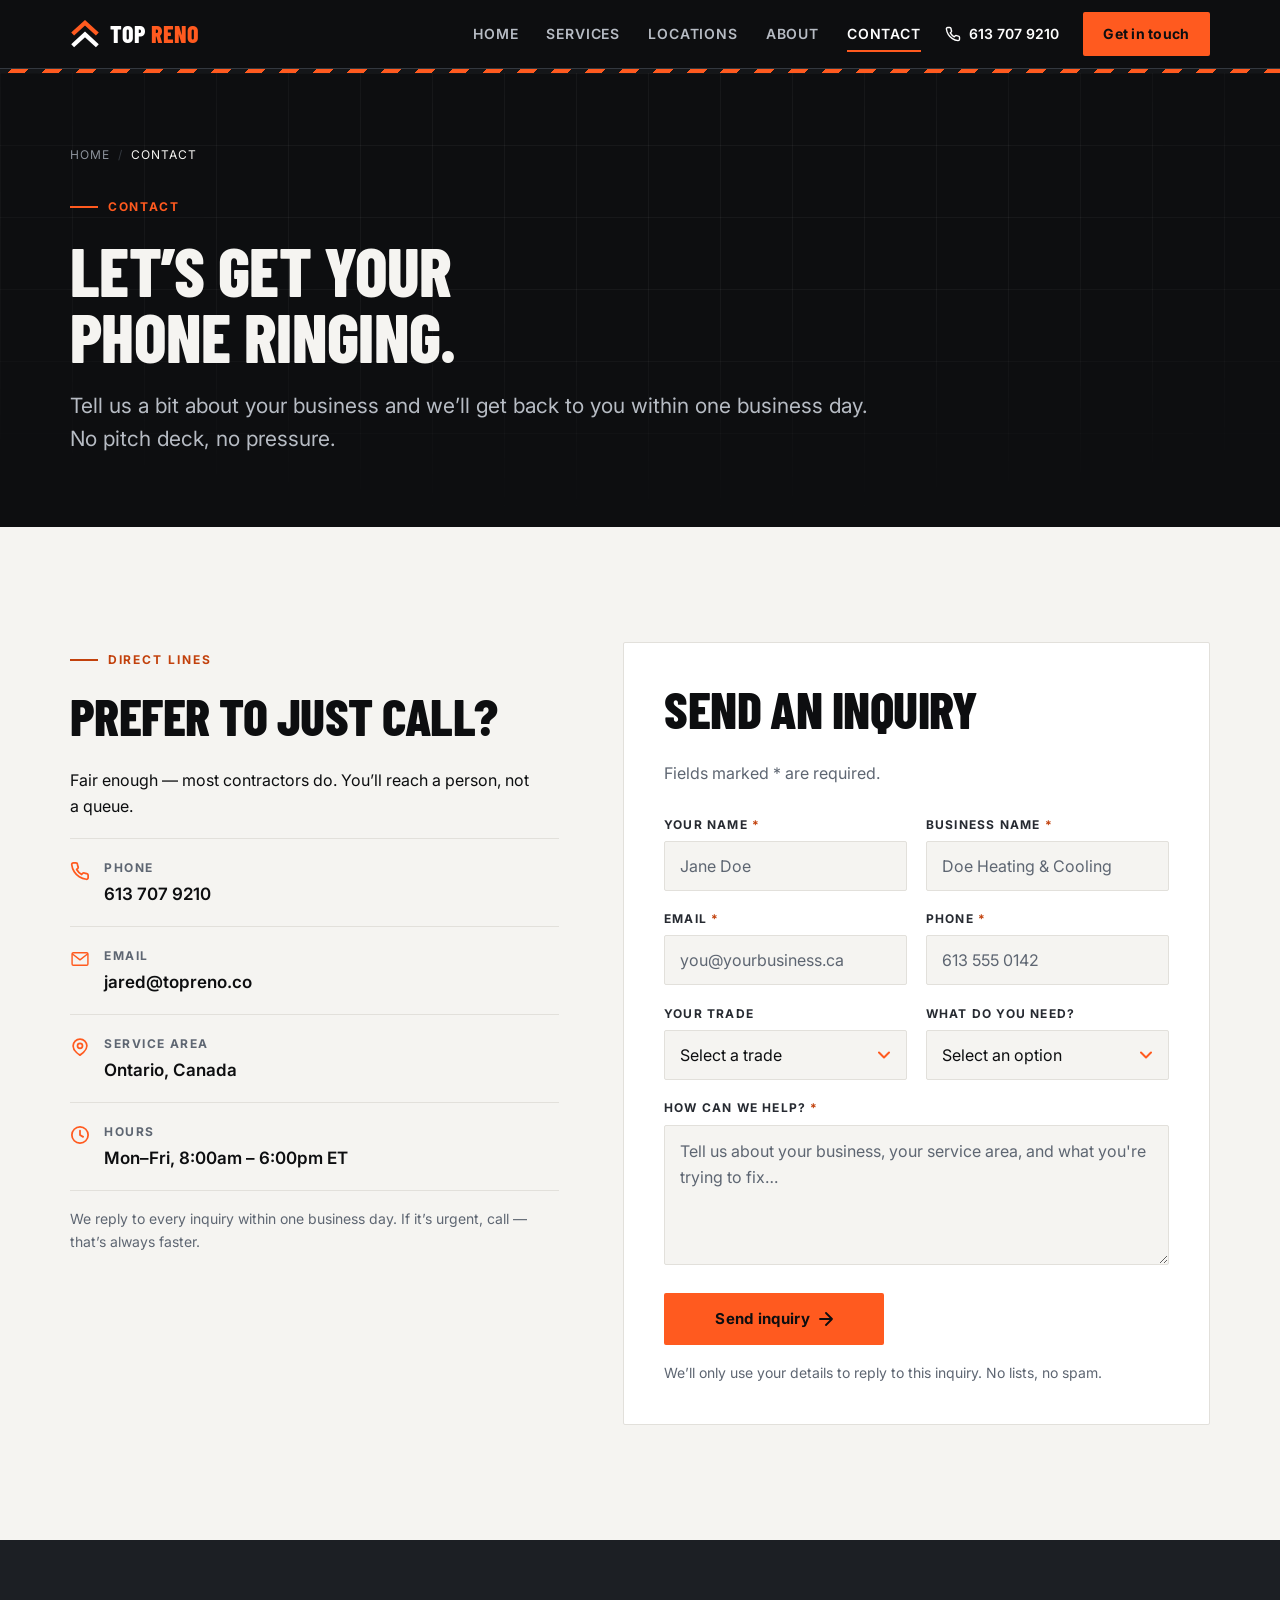
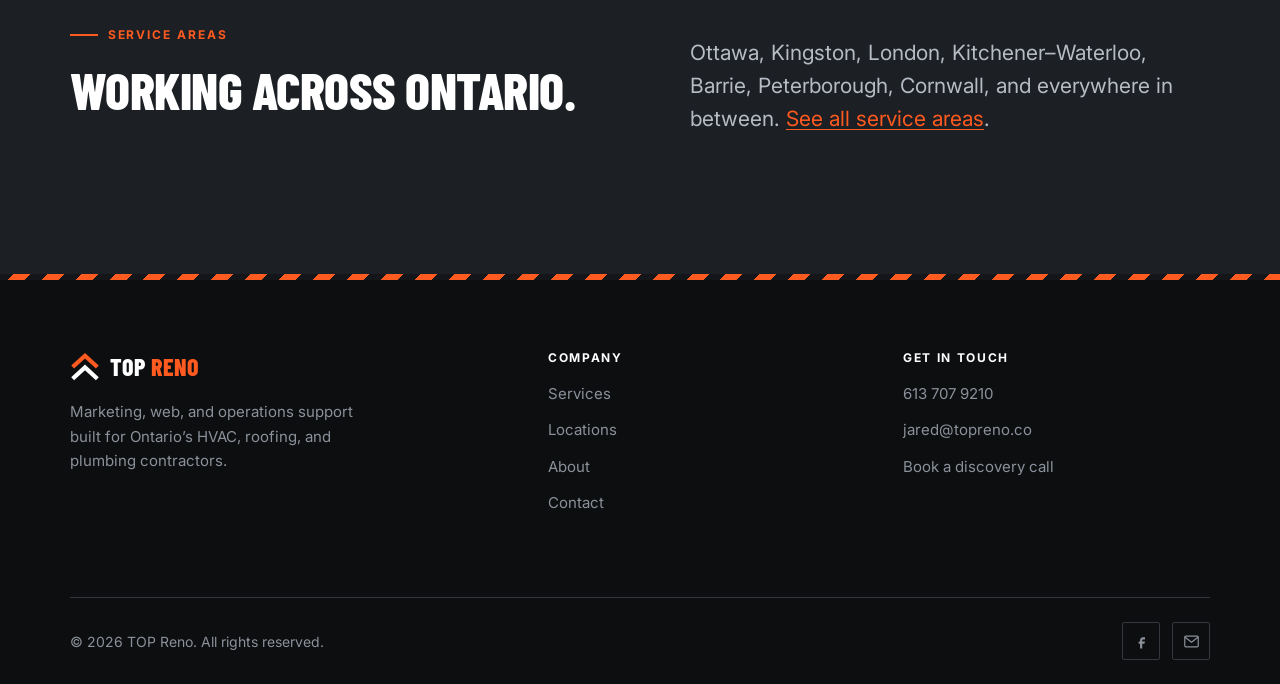
<file: contact/index.html>
<!DOCTYPE html>
<html lang="en-CA">
<head>
<meta charset="utf-8">
<meta name="viewport" content="width=device-width, initial-scale=1">

<title>Contact TOP Reno &mdash; Book a Free Discovery Call | Ontario</title>
<meta name="description" content="Get in touch with TOP Reno. Call 613 707 9210, email jared@topreno.co, or send an inquiry and we'll respond within one business day.">
<link rel="canonical" href="https://www.topreno.co/contact/">
<meta name="robots" content="index, follow, max-image-preview:large, max-snippet:-1">

<meta property="og:type" content="website">
<meta property="og:site_name" content="TOP Reno">
<meta property="og:locale" content="en_CA">
<meta property="og:title" content="Contact TOP Reno — Book a Free Discovery Call">
<meta property="og:description" content="Call 613 707 9210, email jared@topreno.co, or send an inquiry. We respond within one business day.">
<meta property="og:url" content="https://www.topreno.co/contact/">
<meta property="og:image" content="https://www.topreno.co/assets/img/og-image.png">
<meta property="og:image:width" content="1200">
<meta property="og:image:height" content="630">
<meta name="twitter:card" content="summary_large_image">
<meta name="twitter:image" content="https://www.topreno.co/assets/img/og-image.png">

<meta name="theme-color" content="#0D0E10">
<link rel="icon" href="../assets/img/favicon.svg" type="image/svg+xml">
<link rel="icon" href="../assets/img/favicon-32.png" sizes="32x32" type="image/png">
<link rel="apple-touch-icon" href="../assets/img/apple-touch-icon.png">
<link rel="manifest" href="../site.webmanifest">

<link rel="preconnect" href="https://fonts.googleapis.com">
<link rel="preconnect" href="https://fonts.gstatic.com" crossorigin>
<link rel="stylesheet" href="https://fonts.googleapis.com/css2?family=Barlow+Condensed:wght@600;700;800&family=Inter:wght@400;500;600;700&display=swap">
<link rel="stylesheet" href="../assets/css/style.css">
<script src="../assets/js/main.js" defer></script>

<script type="application/ld+json">
{
  "@context": "https://schema.org",
  "@graph": [
    {
      "@type": "BreadcrumbList",
      "itemListElement": [
        { "@type": "ListItem", "position": 1, "name": "Home", "item": "https://www.topreno.co/" },
        { "@type": "ListItem", "position": 2, "name": "Contact", "item": "https://www.topreno.co/contact/" }
      ]
    },
    {
      "@type": "ContactPage",
      "url": "https://www.topreno.co/contact/",
      "name": "Contact TOP Reno",
      "mainEntity": {
        "@type": "ProfessionalService",
        "name": "TOP Reno",
        "email": "jared@topreno.co",
        "telephone": "+1-613-707-9210",
        "url": "https://www.topreno.co/",
        "address": { "@type": "PostalAddress", "addressRegion": "ON", "addressCountry": "CA" },
        "areaServed": { "@type": "State", "name": "Ontario" },
        "sameAs": ["https://www.facebook.com/share/9Qxds2Kxn3eTgKLA/"],
        "openingHoursSpecification": {
          "@type": "OpeningHoursSpecification",
          "dayOfWeek": ["Monday", "Tuesday", "Wednesday", "Thursday", "Friday"],
          "opens": "08:00",
          "closes": "18:00"
        }
      }
    }
  ]
}
</script>
</head>
<body>

<a class="skip-link" href="#main">Skip to main content</a>

<header class="site-header">
  <div class="wrap">
    <a class="logo" href="../" aria-label="TOP Reno — home">
      <svg class="logo-mark" viewBox="0 0 32 32" fill="none" aria-hidden="true" focusable="false">
        <path d="M4.5 14.5 L16 4 L27.5 14.5" stroke="#FF5A1F" stroke-width="4.5" stroke-linecap="square"/>
        <path d="M4.5 27 L16 16.5 L27.5 27" stroke="currentColor" stroke-width="4.5" stroke-linecap="square"/>
      </svg>
      <span class="logo-text">Top<span>&nbsp;Reno</span></span>
    </a>

    <button class="nav-toggle" type="button" aria-expanded="false" aria-controls="site-nav" aria-label="Open menu">
      <span></span><span></span><span></span>
    </button>

    <nav class="site-nav" id="site-nav" aria-label="Main">
      <ul>
        <li><a href="../">Home</a></li>
        <li><a href="../services/">Services</a></li>
        <li><a href="../locations/">Locations</a></li>
        <li><a href="../about/">About</a></li>
        <li><a href="../contact/" aria-current="page">Contact</a></li>
      </ul>
      <div class="nav-cta"><a class="btn btn-primary" href="../contact/">Get in touch</a></div>
      <a class="nav-phone" href="tel:+16137079210">
        <svg width="16" height="16" viewBox="0 0 16 16" fill="none" aria-hidden="true"><path d="M14.5 11.3v2a1.3 1.3 0 0 1-1.5 1.3 13 13 0 0 1-5.6-2 12.8 12.8 0 0 1-4-4 13 13 0 0 1-2-5.6A1.3 1.3 0 0 1 2.7 1.5h2a1.3 1.3 0 0 1 1.3 1.2c.1.6.2 1.3.5 1.9a1.3 1.3 0 0 1-.3 1.4l-.9.8a10.7 10.7 0 0 0 4 4l.8-.9a1.3 1.3 0 0 1 1.4-.3c.6.3 1.2.4 1.9.5a1.3 1.3 0 0 1 1.1 1.2Z" stroke="currentColor" stroke-width="1.4" stroke-linecap="round" stroke-linejoin="round"/></svg>
        613 707 9210
      </a>
    </nav>
  </div>
</header>
<div class="stripe stripe-thin" aria-hidden="true"></div>

<main id="main">

  <section class="page-hero grid-bg">
    <div class="wrap">
      <nav class="breadcrumbs" aria-label="Breadcrumb">
        <ol>
          <li><a href="../">Home</a></li>
          <li><span aria-current="page">Contact</span></li>
        </ol>
      </nav>
      <p class="eyebrow reveal">Contact</p>
      <h1 class="reveal">Let&rsquo;s get your phone ringing.</h1>
      <p class="lead reveal reveal-1">Tell us a bit about your business and we&rsquo;ll get back to you within one business day. No pitch deck, no pressure.</p>
    </div>
  </section>

  <section class="section">
    <div class="wrap">
      <div class="contact-layout">

        <!-- Details -->
        <div class="reveal">
          <p class="eyebrow">Direct lines</p>
          <h2>Prefer to just call?</h2>
          <p>Fair enough &mdash; most contractors do. You&rsquo;ll reach a person, not a queue.</p>

          <dl>
            <div class="contact-detail">
              <svg width="20" height="20" viewBox="0 0 16 16" fill="none" aria-hidden="true"><path d="M14.5 11.3v2a1.3 1.3 0 0 1-1.5 1.3 13 13 0 0 1-5.6-2 12.8 12.8 0 0 1-4-4 13 13 0 0 1-2-5.6A1.3 1.3 0 0 1 2.7 1.5h2a1.3 1.3 0 0 1 1.3 1.2c.1.6.2 1.3.5 1.9a1.3 1.3 0 0 1-.3 1.4l-.9.8a10.7 10.7 0 0 0 4 4l.8-.9a1.3 1.3 0 0 1 1.4-.3c.6.3 1.2.4 1.9.5a1.3 1.3 0 0 1 1.1 1.2Z" stroke="currentColor" stroke-width="1.4" stroke-linecap="round" stroke-linejoin="round"/></svg>
              <div>
                <dt>Phone</dt>
                <dd><a href="tel:+16137079210">613 707 9210</a></dd>
              </div>
            </div>

            <div class="contact-detail">
              <svg width="20" height="20" viewBox="0 0 24 24" fill="none" aria-hidden="true"><rect x="2.5" y="4.5" width="19" height="15" rx="1.5" stroke="currentColor" stroke-width="1.7"/><path d="m3 6 9 7 9-7" stroke="currentColor" stroke-width="1.7" stroke-linecap="round" stroke-linejoin="round"/></svg>
              <div>
                <dt>Email</dt>
                <dd><a href="mailto:jared@topreno.co">jared@topreno.co</a></dd>
              </div>
            </div>

            <div class="contact-detail">
              <svg width="20" height="20" viewBox="0 0 16 16" fill="none" aria-hidden="true"><path d="M8 14.5s5.5-3.2 5.5-7.4a5.5 5.5 0 0 0-11 0C2.5 11.3 8 14.5 8 14.5Z" stroke="currentColor" stroke-width="1.4" stroke-linejoin="round"/><circle cx="8" cy="7" r="2" stroke="currentColor" stroke-width="1.4"/></svg>
              <div>
                <dt>Service area</dt>
                <dd>Ontario, Canada</dd>
              </div>
            </div>

            <div class="contact-detail">
              <svg width="20" height="20" viewBox="0 0 16 16" fill="none" aria-hidden="true"><circle cx="8" cy="8" r="6.5" stroke="currentColor" stroke-width="1.4"/><path d="M8 4.5V8l2.5 1.5" stroke="currentColor" stroke-width="1.4" stroke-linecap="round" stroke-linejoin="round"/></svg>
              <div>
                <dt>Hours</dt>
                <dd>Mon&ndash;Fri, 8:00am &ndash; 6:00pm ET</dd>
              </div>
            </div>
          </dl>

          <p class="form-note">We reply to every inquiry within one business day. If it&rsquo;s urgent, call &mdash; that&rsquo;s always faster.</p>
        </div>

        <!-- Form -->
        <div class="reveal reveal-1">
          <!--
            Submissions are delivered by Formspree to jared@topreno.co.
            This action is the only place the endpoint appears — change it here
            if the form is ever moved or replaced.
          -->
          <form class="contact-form" id="contactForm" action="https://formspree.io/f/xaewonon" method="POST">
            <h2>Send an inquiry</h2>
            <p style="margin-bottom:1.75rem;color:var(--muted-text)">Fields marked <span class="req">*</span> are required.</p>

            <div class="form-grid two">
              <div class="field">
                <label for="name">Your name <span class="req" aria-hidden="true">*</span></label>
                <input type="text" id="name" name="name" autocomplete="name" placeholder="Jane Doe" required>
              </div>
              <div class="field">
                <label for="business">Business name <span class="req" aria-hidden="true">*</span></label>
                <input type="text" id="business" name="business" autocomplete="organization" placeholder="Doe Heating &amp; Cooling" required>
              </div>
            </div>

            <div class="form-grid two" style="margin-top:1.15rem">
              <div class="field">
                <label for="email">Email <span class="req" aria-hidden="true">*</span></label>
                <input type="email" id="email" name="email" autocomplete="email" placeholder="you@yourbusiness.ca" required>
              </div>
              <div class="field">
                <label for="phone">Phone <span class="req" aria-hidden="true">*</span></label>
                <input type="tel" id="phone" name="phone" autocomplete="tel" placeholder="613 555 0142" required>
              </div>
            </div>

            <div class="form-grid two" style="margin-top:1.15rem">
              <div class="field">
                <label for="trade">Your trade</label>
                <select id="trade" name="trade">
                  <option value="" selected>Select a trade</option>
                  <option>HVAC / heating &amp; cooling</option>
                  <option>Roofing</option>
                  <option>Plumbing</option>
                  <option>Multiple trades</option>
                  <option>Other</option>
                </select>
              </div>
              <div class="field">
                <label for="interest">What do you need?</label>
                <select id="interest" name="interest">
                  <option value="" selected>Select an option</option>
                  <option>More quote-ready leads</option>
                  <option>A new website</option>
                  <option>Branding &amp; logo</option>
                  <option>Local search / Google Maps</option>
                  <option>Automation &amp; operations</option>
                  <option>Not sure yet</option>
                </select>
              </div>
            </div>

            <div class="form-grid" style="margin-top:1.15rem">
              <div class="field">
                <label for="message">How can we help? <span class="req" aria-hidden="true">*</span></label>
                <textarea id="message" name="message" placeholder="Tell us about your business, your service area, and what you're trying to fix…" required></textarea>
              </div>
            </div>

            <!-- Spam trap — hidden from people, tempting to bots -->
            <div class="hp" aria-hidden="true">
              <label for="_gotcha">Leave this field empty</label>
              <input type="text" id="_gotcha" name="_gotcha" tabindex="-1" autocomplete="off">
            </div>

            <!-- Subject line for the notification email -->
            <input type="hidden" name="_subject" value="New inquiry from topreno.co">

            <div class="form-footer">
              <button type="submit" class="btn btn-primary btn-submit">
                Send inquiry
                <svg width="14" height="14" viewBox="0 0 14 14" fill="none" aria-hidden="true"><path d="M1 7h12M7 1l6 6-6 6" stroke="currentColor" stroke-width="1.8" stroke-linecap="round" stroke-linejoin="round"/></svg>
              </button>

              <div class="form-msg ok" id="formOk" role="status" tabindex="-1">
                <svg width="17" height="17" viewBox="0 0 16 16" fill="none" aria-hidden="true"><circle cx="8" cy="8" r="7" stroke="currentColor" stroke-width="1.6"/><path d="m5 8 2 2 4-4" stroke="currentColor" stroke-width="1.8" stroke-linecap="round" stroke-linejoin="round"/></svg>
                <span>Thank you for contacting us. We&rsquo;ll get back to you as soon as possible &mdash; usually within one business day.</span>
              </div>

              <div class="form-msg err" id="formErr" role="alert">
                <svg width="17" height="17" viewBox="0 0 16 16" fill="none" aria-hidden="true"><circle cx="8" cy="8" r="7" stroke="currentColor" stroke-width="1.6"/><path d="M8 4.5v4M8 11.2v.1" stroke="currentColor" stroke-width="1.8" stroke-linecap="round"/></svg>
                <span>Something went wrong sending your message. Please call <a href="tel:+16137079210">613 707 9210</a> or email <a href="mailto:jared@topreno.co">jared@topreno.co</a> directly.</span>
              </div>

              <p class="form-note">We&rsquo;ll only use your details to reply to this inquiry. No lists, no spam.</p>
            </div>
          </form>
        </div>

      </div>
    </div>
  </section>

  <section class="section-sm steel">
    <div class="wrap">
      <div class="head-split">
        <div>
          <p class="eyebrow reveal">Service areas</p>
          <h2 class="reveal">Working across Ontario.</h2>
        </div>
        <p class="lead reveal reveal-1">Ottawa, Kingston, London, Kitchener&ndash;Waterloo, Barrie, Peterborough, Cornwall, and everywhere in between. <a href="../locations/" style="color:var(--accent-text)">See all service areas</a>.</p>
      </div>
    </div>
  </section>

</main>

<footer class="site-footer">
  <div class="stripe" aria-hidden="true"></div>
  <div class="wrap">
    <div class="footer-top">
      <div class="footer-brand">
        <a class="logo" href="../" aria-label="TOP Reno — home">
          <svg class="logo-mark" viewBox="0 0 32 32" fill="none" aria-hidden="true" focusable="false">
            <path d="M4.5 14.5 L16 4 L27.5 14.5" stroke="#FF5A1F" stroke-width="4.5" stroke-linecap="square"/>
            <path d="M4.5 27 L16 16.5 L27.5 27" stroke="currentColor" stroke-width="4.5" stroke-linecap="square"/>
          </svg>
          <span class="logo-text">Top<span>&nbsp;Reno</span></span>
        </a>
        <p>Marketing, web, and operations support built for Ontario&rsquo;s HVAC, roofing, and plumbing contractors.</p>
      </div>

      <div class="footer-col">
        <h4>Company</h4>
        <ul>
          <li><a href="../services/">Services</a></li>
          <li><a href="../locations/">Locations</a></li>
          <li><a href="../about/">About</a></li>
          <li><a href="../contact/">Contact</a></li>
        </ul>
      </div>

      <div class="footer-col">
        <h4>Get in touch</h4>
        <ul>
          <li><a href="tel:+16137079210">613 707 9210</a></li>
          <li><a href="mailto:jared@topreno.co">jared@topreno.co</a></li>
          <li><a href="../contact/">Book a discovery call</a></li>
        </ul>
      </div>
    </div>

    <div class="footer-bottom">
      <span>&copy; <span id="year">2026</span> TOP Reno. All rights reserved.</span>
      <div class="footer-social">
        <a href="https://www.facebook.com/share/9Qxds2Kxn3eTgKLA/" target="_blank" rel="noopener noreferrer" aria-label="TOP Reno on Facebook">
          <svg width="17" height="17" viewBox="0 0 24 24" fill="currentColor" aria-hidden="true"><path d="M14 9h3V6h-3c-2.2 0-4 1.8-4 4v2H8v3h2v7h3v-7h3l1-3h-4v-2c0-.6.4-1 1-1Z"/></svg>
        </a>
        <a href="mailto:jared@topreno.co" aria-label="Email TOP Reno">
          <svg width="17" height="17" viewBox="0 0 24 24" fill="none" aria-hidden="true"><rect x="2.5" y="4.5" width="19" height="15" rx="1.5" stroke="currentColor" stroke-width="1.7"/><path d="m3 6 9 7 9-7" stroke="currentColor" stroke-width="1.7" stroke-linecap="round" stroke-linejoin="round"/></svg>
        </a>
      </div>
    </div>
  </div>
</footer>

<script>document.getElementById('year').textContent = new Date().getFullYear();</script>
</body>
</html>
</file>
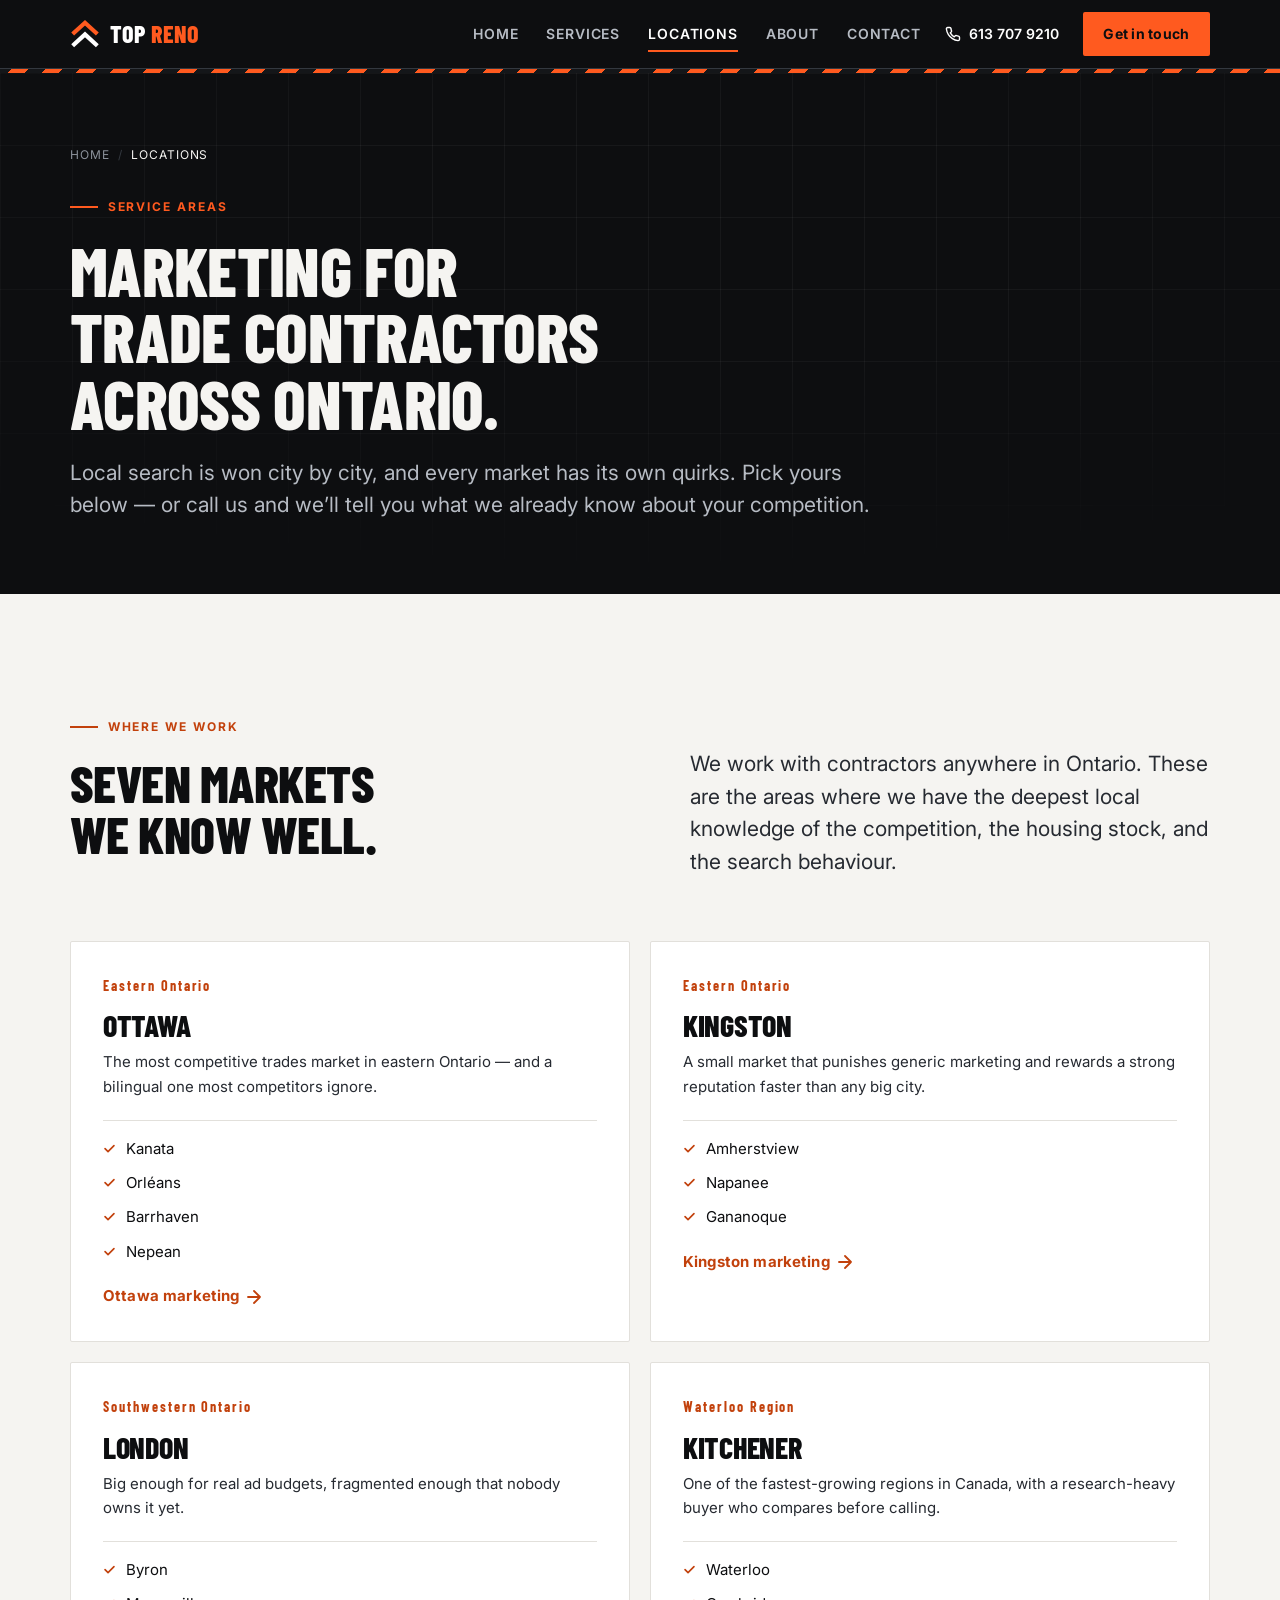
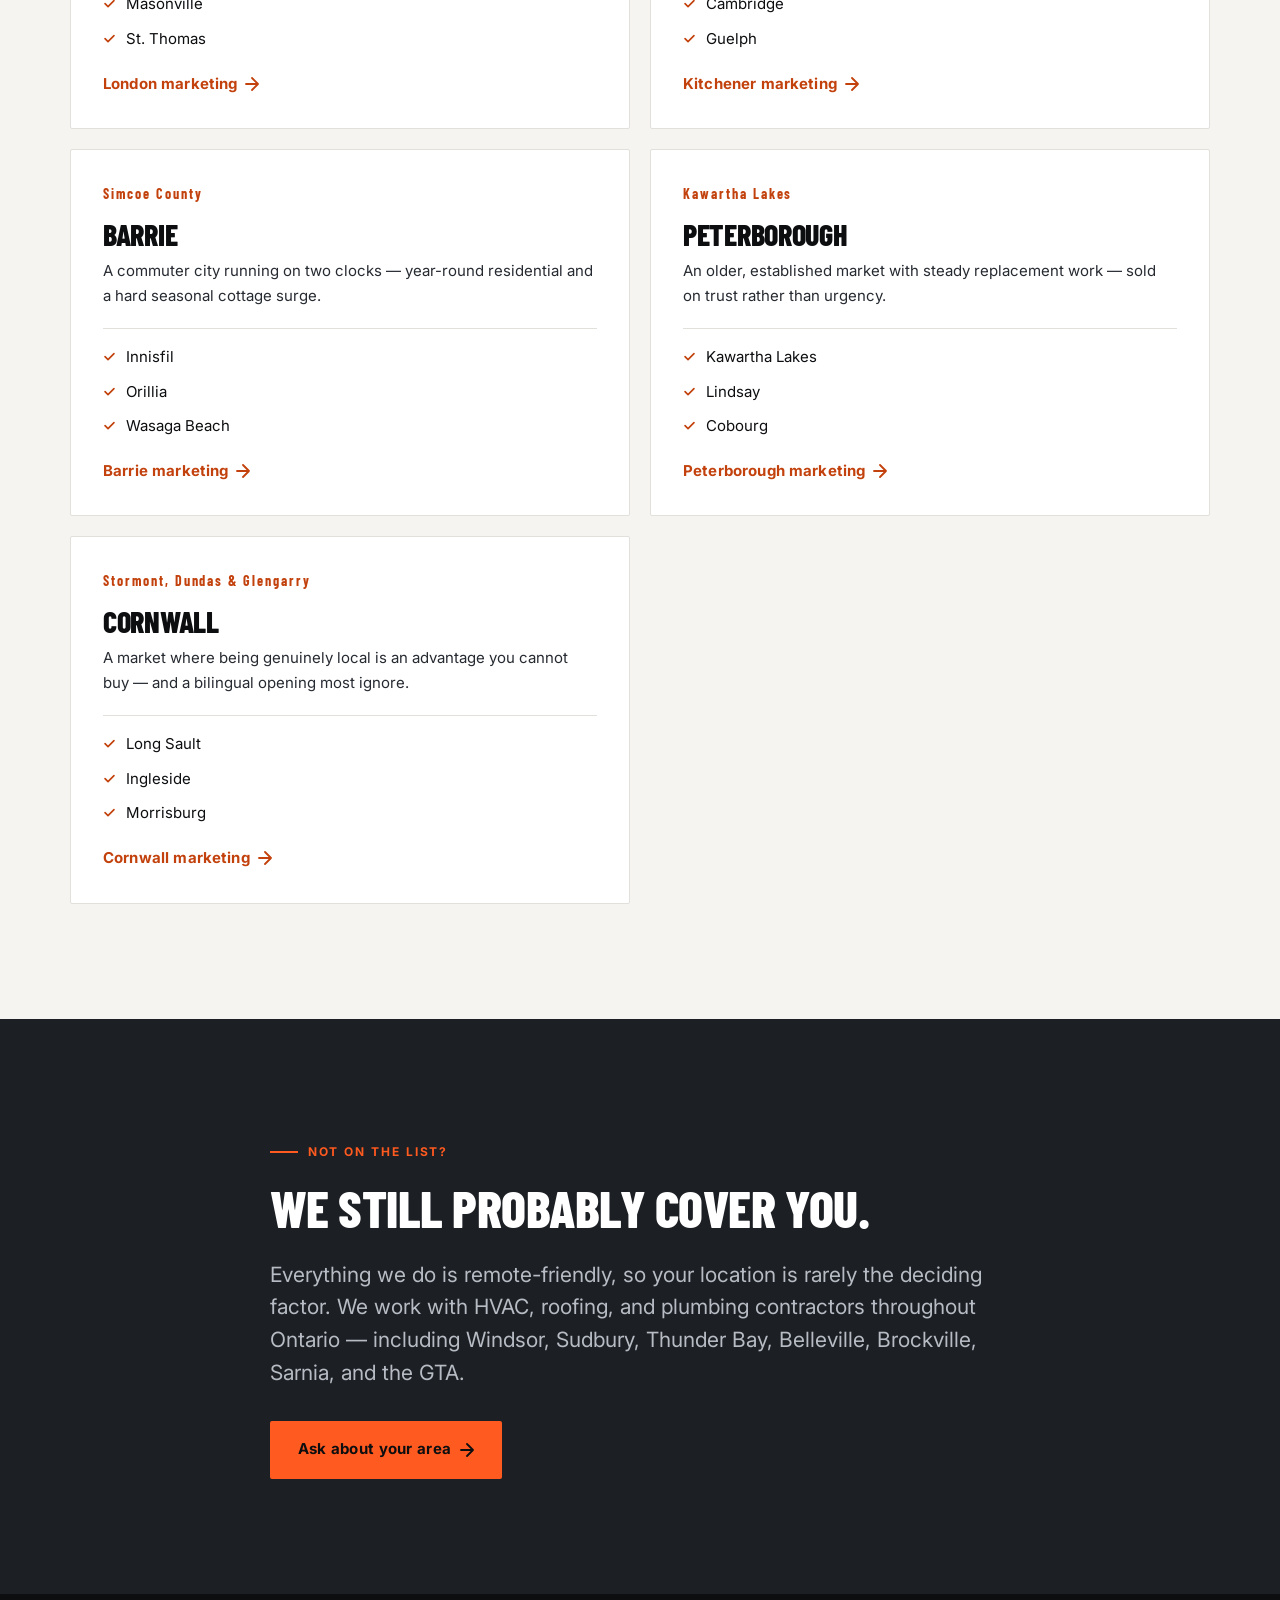
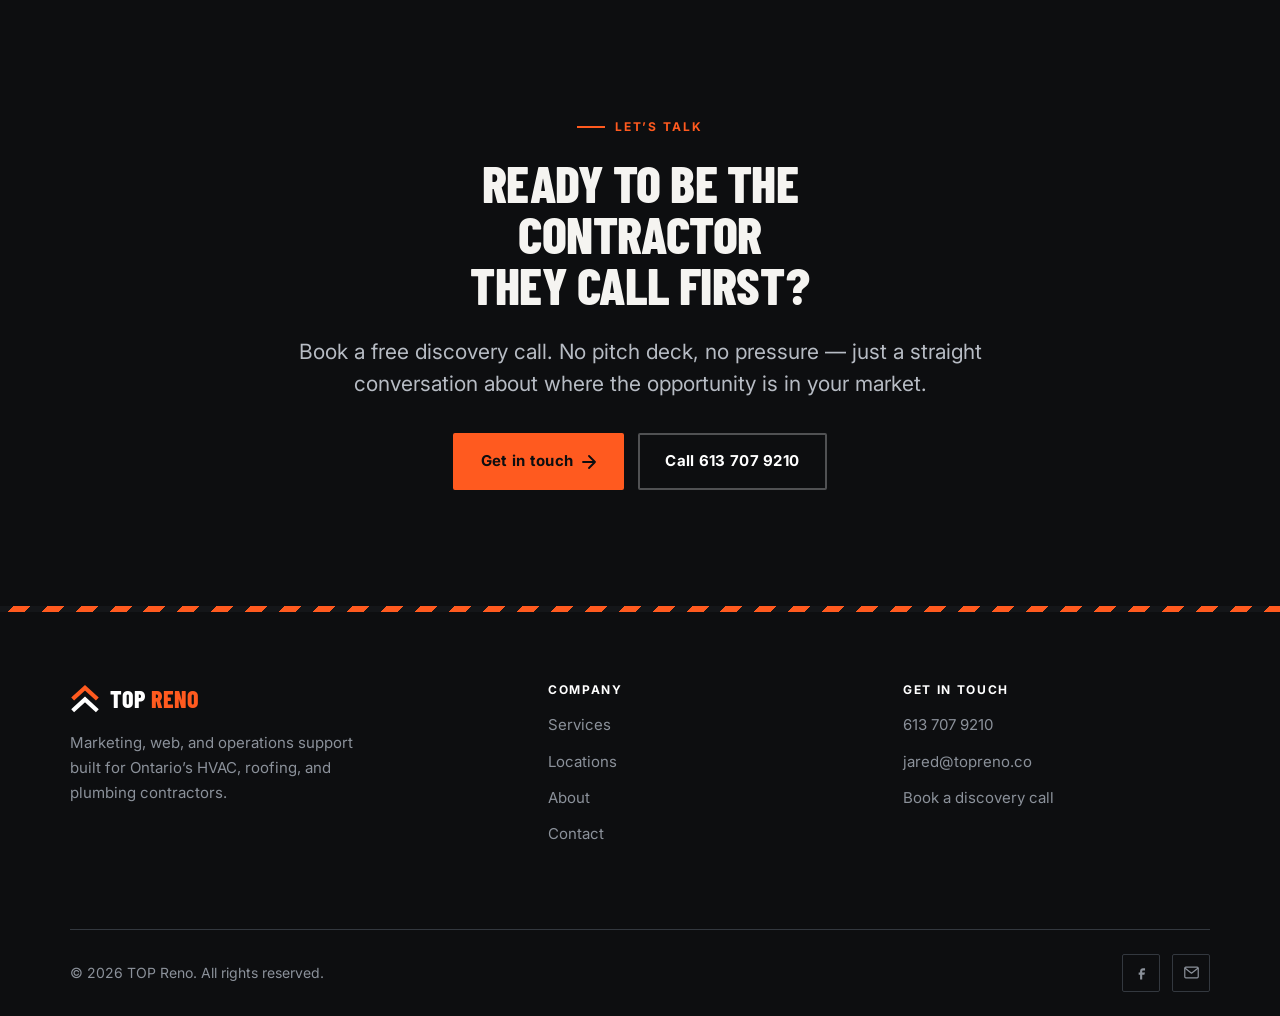
<file: locations/index.html>
<!DOCTYPE html>
<html lang="en-CA">
<head>
<meta charset="utf-8">
<meta name="viewport" content="width=device-width, initial-scale=1">

<title>Service Areas &mdash; Ontario Trade Contractor Marketing | TOP Reno</title>
<meta name="description" content="TOP Reno serves HVAC, roofing, and plumbing contractors across Ontario — Ottawa, Kingston, London, Kitchener, Barrie, Peterborough, and Cornwall.">
<link rel="canonical" href="https://www.topreno.co/locations/">
<meta name="robots" content="index, follow, max-image-preview:large, max-snippet:-1">

<meta property="og:type" content="website">
<meta property="og:site_name" content="TOP Reno">
<meta property="og:locale" content="en_CA">
<meta property="og:title" content="Service Areas — Ontario Trade Contractor Marketing">
<meta property="og:description" content="TOP Reno serves HVAC, roofing, and plumbing contractors across Ontario — Ottawa, Kingston, London, Kitchener, Barrie, Peterborough, and Cornwall.">
<meta property="og:url" content="https://www.topreno.co/locations/">
<meta property="og:image" content="https://www.topreno.co/assets/img/og-image.png">
<meta property="og:image:width" content="1200">
<meta property="og:image:height" content="630">
<meta name="twitter:card" content="summary_large_image">
<meta name="twitter:image" content="https://www.topreno.co/assets/img/og-image.png">

<meta name="theme-color" content="#0D0E10">
<link rel="icon" href="../assets/img/favicon.svg" type="image/svg+xml">
<link rel="icon" href="../assets/img/favicon-32.png" sizes="32x32" type="image/png">
<link rel="apple-touch-icon" href="../assets/img/apple-touch-icon.png">
<link rel="manifest" href="../site.webmanifest">

<link rel="preconnect" href="https://fonts.googleapis.com">
<link rel="preconnect" href="https://fonts.gstatic.com" crossorigin>
<link rel="stylesheet" href="https://fonts.googleapis.com/css2?family=Barlow+Condensed:wght@600;700;800&family=Inter:wght@400;500;600;700&display=swap">
<link rel="stylesheet" href="../assets/css/style.css">
<script src="../assets/js/main.js" defer></script>

<script type="application/ld+json">
{
  "@context": "https://schema.org",
  "@graph": [
    {
      "@type": "BreadcrumbList",
      "itemListElement": [
        { "@type": "ListItem", "position": 1, "name": "Home", "item": "https://www.topreno.co/" },
        { "@type": "ListItem", "position": 2, "name": "Locations", "item": "https://www.topreno.co/locations/" }
      ]
    },
    {
      "@type": "ItemList",
      "name": "TOP Reno service areas",
      "itemListElement": [
        { "@type": "ListItem", "position": 1, "name": "Ottawa", "item": "https://www.topreno.co/locations/ottawa/" },
        { "@type": "ListItem", "position": 2, "name": "Kingston", "item": "https://www.topreno.co/locations/kingston/" },
        { "@type": "ListItem", "position": 3, "name": "London", "item": "https://www.topreno.co/locations/london/" },
        { "@type": "ListItem", "position": 4, "name": "Kitchener", "item": "https://www.topreno.co/locations/kitchener/" },
        { "@type": "ListItem", "position": 5, "name": "Barrie", "item": "https://www.topreno.co/locations/barrie/" },
        { "@type": "ListItem", "position": 6, "name": "Peterborough", "item": "https://www.topreno.co/locations/peterborough/" },
        { "@type": "ListItem", "position": 7, "name": "Cornwall", "item": "https://www.topreno.co/locations/cornwall/" }
      ]
    }
  ]
}
</script>
</head>
<body>

<a class="skip-link" href="#main">Skip to main content</a>

<header class="site-header">
  <div class="wrap">
    <a class="logo" href="../" aria-label="TOP Reno — home">
      <svg class="logo-mark" viewBox="0 0 32 32" fill="none" aria-hidden="true" focusable="false">
        <path d="M4.5 14.5 L16 4 L27.5 14.5" stroke="#FF5A1F" stroke-width="4.5" stroke-linecap="square"/>
        <path d="M4.5 27 L16 16.5 L27.5 27" stroke="currentColor" stroke-width="4.5" stroke-linecap="square"/>
      </svg>
      <span class="logo-text">Top<span>&nbsp;Reno</span></span>
    </a>

    <button class="nav-toggle" type="button" aria-expanded="false" aria-controls="site-nav" aria-label="Open menu">
      <span></span><span></span><span></span>
    </button>

    <nav class="site-nav" id="site-nav" aria-label="Main">
      <ul>
        <li><a href="../">Home</a></li>
        <li><a href="../services/">Services</a></li>
        <li><a href="../locations/" aria-current="page">Locations</a></li>
        <li><a href="../about/">About</a></li>
        <li><a href="../contact/">Contact</a></li>
      </ul>
      <div class="nav-cta"><a class="btn btn-primary" href="../contact/">Get in touch</a></div>
      <a class="nav-phone" href="tel:+16137079210">
        <svg width="16" height="16" viewBox="0 0 16 16" fill="none" aria-hidden="true"><path d="M14.5 11.3v2a1.3 1.3 0 0 1-1.5 1.3 13 13 0 0 1-5.6-2 12.8 12.8 0 0 1-4-4 13 13 0 0 1-2-5.6A1.3 1.3 0 0 1 2.7 1.5h2a1.3 1.3 0 0 1 1.3 1.2c.1.6.2 1.3.5 1.9a1.3 1.3 0 0 1-.3 1.4l-.9.8a10.7 10.7 0 0 0 4 4l.8-.9a1.3 1.3 0 0 1 1.4-.3c.6.3 1.2.4 1.9.5a1.3 1.3 0 0 1 1.1 1.2Z" stroke="currentColor" stroke-width="1.4" stroke-linecap="round" stroke-linejoin="round"/></svg>
        613 707 9210
      </a>
    </nav>
  </div>
</header>
<div class="stripe stripe-thin" aria-hidden="true"></div>

<main id="main">

  <section class="page-hero grid-bg">
    <div class="wrap">
      <nav class="breadcrumbs" aria-label="Breadcrumb">
        <ol>
          <li><a href="../">Home</a></li>
          <li><span aria-current="page">Locations</span></li>
        </ol>
      </nav>
      <p class="eyebrow reveal">Service areas</p>
      <h1 class="reveal">Marketing for trade contractors across Ontario.</h1>
      <p class="lead reveal reveal-1">Local search is won city by city, and every market has its own quirks. Pick yours below &mdash; or call us and we&rsquo;ll tell you what we already know about your competition.</p>
    </div>
  </section>

  <section class="section">
    <div class="wrap">
      <div class="head-split">
        <div>
          <p class="eyebrow reveal">Where we work</p>
          <h2 class="reveal">Seven markets we know well.</h2>
        </div>
        <p class="lead reveal reveal-1">We work with contractors anywhere in Ontario. These are the areas where we have the deepest local knowledge of the competition, the housing stock, and the search behaviour.</p>
      </div>

      <div class="card-grid cols-2">
        <article class="card reveal">
          <span class="card-num">Eastern Ontario</span>
          <h3>Ottawa</h3>
          <p>The most competitive trades market in eastern Ontario — and a bilingual one most competitors ignore.</p>
          <ul class="card-list">
            <li><svg width="13" height="13" viewBox="0 0 16 16" fill="none" aria-hidden="true"><path d="M13.5 4.5 6.2 11.8 2.5 8.1" stroke="currentColor" stroke-width="2" stroke-linecap="round" stroke-linejoin="round"/></svg> Kanata</li><li><svg width="13" height="13" viewBox="0 0 16 16" fill="none" aria-hidden="true"><path d="M13.5 4.5 6.2 11.8 2.5 8.1" stroke="currentColor" stroke-width="2" stroke-linecap="round" stroke-linejoin="round"/></svg> Orléans</li><li><svg width="13" height="13" viewBox="0 0 16 16" fill="none" aria-hidden="true"><path d="M13.5 4.5 6.2 11.8 2.5 8.1" stroke="currentColor" stroke-width="2" stroke-linecap="round" stroke-linejoin="round"/></svg> Barrhaven</li><li><svg width="13" height="13" viewBox="0 0 16 16" fill="none" aria-hidden="true"><path d="M13.5 4.5 6.2 11.8 2.5 8.1" stroke="currentColor" stroke-width="2" stroke-linecap="round" stroke-linejoin="round"/></svg> Nepean</li>
          </ul>
          <p style="margin-top:1.25rem">
            <a class="arrow-link" href="../locations/ottawa/">Ottawa marketing <svg width="14" height="14" viewBox="0 0 14 14" fill="none" aria-hidden="true"><path d="M1 7h12M7 1l6 6-6 6" stroke="currentColor" stroke-width="1.8" stroke-linecap="round" stroke-linejoin="round"/></svg></a>
          </p>
        </article>
<article class="card reveal reveal-1">
          <span class="card-num">Eastern Ontario</span>
          <h3>Kingston</h3>
          <p>A small market that punishes generic marketing and rewards a strong reputation faster than any big city.</p>
          <ul class="card-list">
            <li><svg width="13" height="13" viewBox="0 0 16 16" fill="none" aria-hidden="true"><path d="M13.5 4.5 6.2 11.8 2.5 8.1" stroke="currentColor" stroke-width="2" stroke-linecap="round" stroke-linejoin="round"/></svg> Amherstview</li><li><svg width="13" height="13" viewBox="0 0 16 16" fill="none" aria-hidden="true"><path d="M13.5 4.5 6.2 11.8 2.5 8.1" stroke="currentColor" stroke-width="2" stroke-linecap="round" stroke-linejoin="round"/></svg> Napanee</li><li><svg width="13" height="13" viewBox="0 0 16 16" fill="none" aria-hidden="true"><path d="M13.5 4.5 6.2 11.8 2.5 8.1" stroke="currentColor" stroke-width="2" stroke-linecap="round" stroke-linejoin="round"/></svg> Gananoque</li>
          </ul>
          <p style="margin-top:1.25rem">
            <a class="arrow-link" href="../locations/kingston/">Kingston marketing <svg width="14" height="14" viewBox="0 0 14 14" fill="none" aria-hidden="true"><path d="M1 7h12M7 1l6 6-6 6" stroke="currentColor" stroke-width="1.8" stroke-linecap="round" stroke-linejoin="round"/></svg></a>
          </p>
        </article>
<article class="card reveal reveal-2">
          <span class="card-num">Southwestern Ontario</span>
          <h3>London</h3>
          <p>Big enough for real ad budgets, fragmented enough that nobody owns it yet.</p>
          <ul class="card-list">
            <li><svg width="13" height="13" viewBox="0 0 16 16" fill="none" aria-hidden="true"><path d="M13.5 4.5 6.2 11.8 2.5 8.1" stroke="currentColor" stroke-width="2" stroke-linecap="round" stroke-linejoin="round"/></svg> Byron</li><li><svg width="13" height="13" viewBox="0 0 16 16" fill="none" aria-hidden="true"><path d="M13.5 4.5 6.2 11.8 2.5 8.1" stroke="currentColor" stroke-width="2" stroke-linecap="round" stroke-linejoin="round"/></svg> Masonville</li><li><svg width="13" height="13" viewBox="0 0 16 16" fill="none" aria-hidden="true"><path d="M13.5 4.5 6.2 11.8 2.5 8.1" stroke="currentColor" stroke-width="2" stroke-linecap="round" stroke-linejoin="round"/></svg> St. Thomas</li>
          </ul>
          <p style="margin-top:1.25rem">
            <a class="arrow-link" href="../locations/london/">London marketing <svg width="14" height="14" viewBox="0 0 14 14" fill="none" aria-hidden="true"><path d="M1 7h12M7 1l6 6-6 6" stroke="currentColor" stroke-width="1.8" stroke-linecap="round" stroke-linejoin="round"/></svg></a>
          </p>
        </article>
<article class="card reveal">
          <span class="card-num">Waterloo Region</span>
          <h3>Kitchener</h3>
          <p>One of the fastest-growing regions in Canada, with a research-heavy buyer who compares before calling.</p>
          <ul class="card-list">
            <li><svg width="13" height="13" viewBox="0 0 16 16" fill="none" aria-hidden="true"><path d="M13.5 4.5 6.2 11.8 2.5 8.1" stroke="currentColor" stroke-width="2" stroke-linecap="round" stroke-linejoin="round"/></svg> Waterloo</li><li><svg width="13" height="13" viewBox="0 0 16 16" fill="none" aria-hidden="true"><path d="M13.5 4.5 6.2 11.8 2.5 8.1" stroke="currentColor" stroke-width="2" stroke-linecap="round" stroke-linejoin="round"/></svg> Cambridge</li><li><svg width="13" height="13" viewBox="0 0 16 16" fill="none" aria-hidden="true"><path d="M13.5 4.5 6.2 11.8 2.5 8.1" stroke="currentColor" stroke-width="2" stroke-linecap="round" stroke-linejoin="round"/></svg> Guelph</li>
          </ul>
          <p style="margin-top:1.25rem">
            <a class="arrow-link" href="../locations/kitchener/">Kitchener marketing <svg width="14" height="14" viewBox="0 0 14 14" fill="none" aria-hidden="true"><path d="M1 7h12M7 1l6 6-6 6" stroke="currentColor" stroke-width="1.8" stroke-linecap="round" stroke-linejoin="round"/></svg></a>
          </p>
        </article>
<article class="card reveal reveal-1">
          <span class="card-num">Simcoe County</span>
          <h3>Barrie</h3>
          <p>A commuter city running on two clocks — year-round residential and a hard seasonal cottage surge.</p>
          <ul class="card-list">
            <li><svg width="13" height="13" viewBox="0 0 16 16" fill="none" aria-hidden="true"><path d="M13.5 4.5 6.2 11.8 2.5 8.1" stroke="currentColor" stroke-width="2" stroke-linecap="round" stroke-linejoin="round"/></svg> Innisfil</li><li><svg width="13" height="13" viewBox="0 0 16 16" fill="none" aria-hidden="true"><path d="M13.5 4.5 6.2 11.8 2.5 8.1" stroke="currentColor" stroke-width="2" stroke-linecap="round" stroke-linejoin="round"/></svg> Orillia</li><li><svg width="13" height="13" viewBox="0 0 16 16" fill="none" aria-hidden="true"><path d="M13.5 4.5 6.2 11.8 2.5 8.1" stroke="currentColor" stroke-width="2" stroke-linecap="round" stroke-linejoin="round"/></svg> Wasaga Beach</li>
          </ul>
          <p style="margin-top:1.25rem">
            <a class="arrow-link" href="../locations/barrie/">Barrie marketing <svg width="14" height="14" viewBox="0 0 14 14" fill="none" aria-hidden="true"><path d="M1 7h12M7 1l6 6-6 6" stroke="currentColor" stroke-width="1.8" stroke-linecap="round" stroke-linejoin="round"/></svg></a>
          </p>
        </article>
<article class="card reveal reveal-2">
          <span class="card-num">Kawartha Lakes</span>
          <h3>Peterborough</h3>
          <p>An older, established market with steady replacement work — sold on trust rather than urgency.</p>
          <ul class="card-list">
            <li><svg width="13" height="13" viewBox="0 0 16 16" fill="none" aria-hidden="true"><path d="M13.5 4.5 6.2 11.8 2.5 8.1" stroke="currentColor" stroke-width="2" stroke-linecap="round" stroke-linejoin="round"/></svg> Kawartha Lakes</li><li><svg width="13" height="13" viewBox="0 0 16 16" fill="none" aria-hidden="true"><path d="M13.5 4.5 6.2 11.8 2.5 8.1" stroke="currentColor" stroke-width="2" stroke-linecap="round" stroke-linejoin="round"/></svg> Lindsay</li><li><svg width="13" height="13" viewBox="0 0 16 16" fill="none" aria-hidden="true"><path d="M13.5 4.5 6.2 11.8 2.5 8.1" stroke="currentColor" stroke-width="2" stroke-linecap="round" stroke-linejoin="round"/></svg> Cobourg</li>
          </ul>
          <p style="margin-top:1.25rem">
            <a class="arrow-link" href="../locations/peterborough/">Peterborough marketing <svg width="14" height="14" viewBox="0 0 14 14" fill="none" aria-hidden="true"><path d="M1 7h12M7 1l6 6-6 6" stroke="currentColor" stroke-width="1.8" stroke-linecap="round" stroke-linejoin="round"/></svg></a>
          </p>
        </article>
<article class="card reveal">
          <span class="card-num">Stormont, Dundas &amp; Glengarry</span>
          <h3>Cornwall</h3>
          <p>A market where being genuinely local is an advantage you cannot buy — and a bilingual opening most ignore.</p>
          <ul class="card-list">
            <li><svg width="13" height="13" viewBox="0 0 16 16" fill="none" aria-hidden="true"><path d="M13.5 4.5 6.2 11.8 2.5 8.1" stroke="currentColor" stroke-width="2" stroke-linecap="round" stroke-linejoin="round"/></svg> Long Sault</li><li><svg width="13" height="13" viewBox="0 0 16 16" fill="none" aria-hidden="true"><path d="M13.5 4.5 6.2 11.8 2.5 8.1" stroke="currentColor" stroke-width="2" stroke-linecap="round" stroke-linejoin="round"/></svg> Ingleside</li><li><svg width="13" height="13" viewBox="0 0 16 16" fill="none" aria-hidden="true"><path d="M13.5 4.5 6.2 11.8 2.5 8.1" stroke="currentColor" stroke-width="2" stroke-linecap="round" stroke-linejoin="round"/></svg> Morrisburg</li>
          </ul>
          <p style="margin-top:1.25rem">
            <a class="arrow-link" href="../locations/cornwall/">Cornwall marketing <svg width="14" height="14" viewBox="0 0 14 14" fill="none" aria-hidden="true"><path d="M1 7h12M7 1l6 6-6 6" stroke="currentColor" stroke-width="1.8" stroke-linecap="round" stroke-linejoin="round"/></svg></a>
          </p>
        </article>
      </div>
    </div>
  </section>

  <section class="section steel">
    <div class="wrap wrap-narrow">
      <p class="eyebrow reveal">Not on the list?</p>
      <h2 class="reveal">We still probably cover you.</h2>
      <p class="lead reveal reveal-1">Everything we do is remote-friendly, so your location is rarely the deciding factor. We work with HVAC, roofing, and plumbing contractors throughout Ontario &mdash; including Windsor, Sudbury, Thunder Bay, Belleville, Brockville, Sarnia, and the GTA.</p>
      <div class="btn-row reveal reveal-2">
        <a class="btn btn-primary" href="../contact/">Ask about your area <svg width="14" height="14" viewBox="0 0 14 14" fill="none" aria-hidden="true"><path d="M1 7h12M7 1l6 6-6 6" stroke="currentColor" stroke-width="1.8" stroke-linecap="round" stroke-linejoin="round"/></svg></a>
      </div>
    </div>
  </section>

  <section class="section cta-band">
    <div class="wrap">
      <p class="eyebrow reveal" style="justify-content:center">Let&rsquo;s talk</p>
      <h2 class="reveal">Ready to be the contractor they call first?</h2>
      <p class="lead reveal reveal-1">Book a free discovery call. No pitch deck, no pressure &mdash; just a straight conversation about where the opportunity is in your market.</p>
      <div class="btn-row reveal reveal-2">
        <a class="btn btn-primary" href="../contact/">Get in touch <svg width="14" height="14" viewBox="0 0 14 14" fill="none" aria-hidden="true"><path d="M1 7h12M7 1l6 6-6 6" stroke="currentColor" stroke-width="1.8" stroke-linecap="round" stroke-linejoin="round"/></svg></a>
        <a class="btn btn-ghost" href="tel:+16137079210">Call 613 707 9210</a>
      </div>
    </div>
  </section>

</main>

<footer class="site-footer">
  <div class="stripe" aria-hidden="true"></div>
  <div class="wrap">
    <div class="footer-top">
      <div class="footer-brand">
        <a class="logo" href="../" aria-label="TOP Reno — home">
          <svg class="logo-mark" viewBox="0 0 32 32" fill="none" aria-hidden="true" focusable="false">
            <path d="M4.5 14.5 L16 4 L27.5 14.5" stroke="#FF5A1F" stroke-width="4.5" stroke-linecap="square"/>
            <path d="M4.5 27 L16 16.5 L27.5 27" stroke="currentColor" stroke-width="4.5" stroke-linecap="square"/>
          </svg>
          <span class="logo-text">Top<span>&nbsp;Reno</span></span>
        </a>
        <p>Marketing, web, and operations support built for Ontario&rsquo;s HVAC, roofing, and plumbing contractors.</p>
      </div>

      <div class="footer-col">
        <h4>Company</h4>
        <ul>
          <li><a href="../services/">Services</a></li>
          <li><a href="../locations/">Locations</a></li>
          <li><a href="../about/">About</a></li>
          <li><a href="../contact/">Contact</a></li>
        </ul>
      </div>

      <div class="footer-col">
        <h4>Get in touch</h4>
        <ul>
          <li><a href="tel:+16137079210">613 707 9210</a></li>
          <li><a href="mailto:jared@topreno.co">jared@topreno.co</a></li>
          <li><a href="../contact/">Book a discovery call</a></li>
        </ul>
      </div>
    </div>

    <div class="footer-bottom">
      <span>&copy; <span id="year">2026</span> TOP Reno. All rights reserved.</span>
      <div class="footer-social">
        <a href="https://www.facebook.com/share/9Qxds2Kxn3eTgKLA/" target="_blank" rel="noopener noreferrer" aria-label="TOP Reno on Facebook">
          <svg width="17" height="17" viewBox="0 0 24 24" fill="currentColor" aria-hidden="true"><path d="M14 9h3V6h-3c-2.2 0-4 1.8-4 4v2H8v3h2v7h3v-7h3l1-3h-4v-2c0-.6.4-1 1-1Z"/></svg>
        </a>
        <a href="mailto:jared@topreno.co" aria-label="Email TOP Reno">
          <svg width="17" height="17" viewBox="0 0 24 24" fill="none" aria-hidden="true"><rect x="2.5" y="4.5" width="19" height="15" rx="1.5" stroke="currentColor" stroke-width="1.7"/><path d="m3 6 9 7 9-7" stroke="currentColor" stroke-width="1.7" stroke-linecap="round" stroke-linejoin="round"/></svg>
        </a>
      </div>
    </div>
  </div>
</footer>

<script>document.getElementById('year').textContent = new Date().getFullYear();</script>
</body>
</html>
</file>
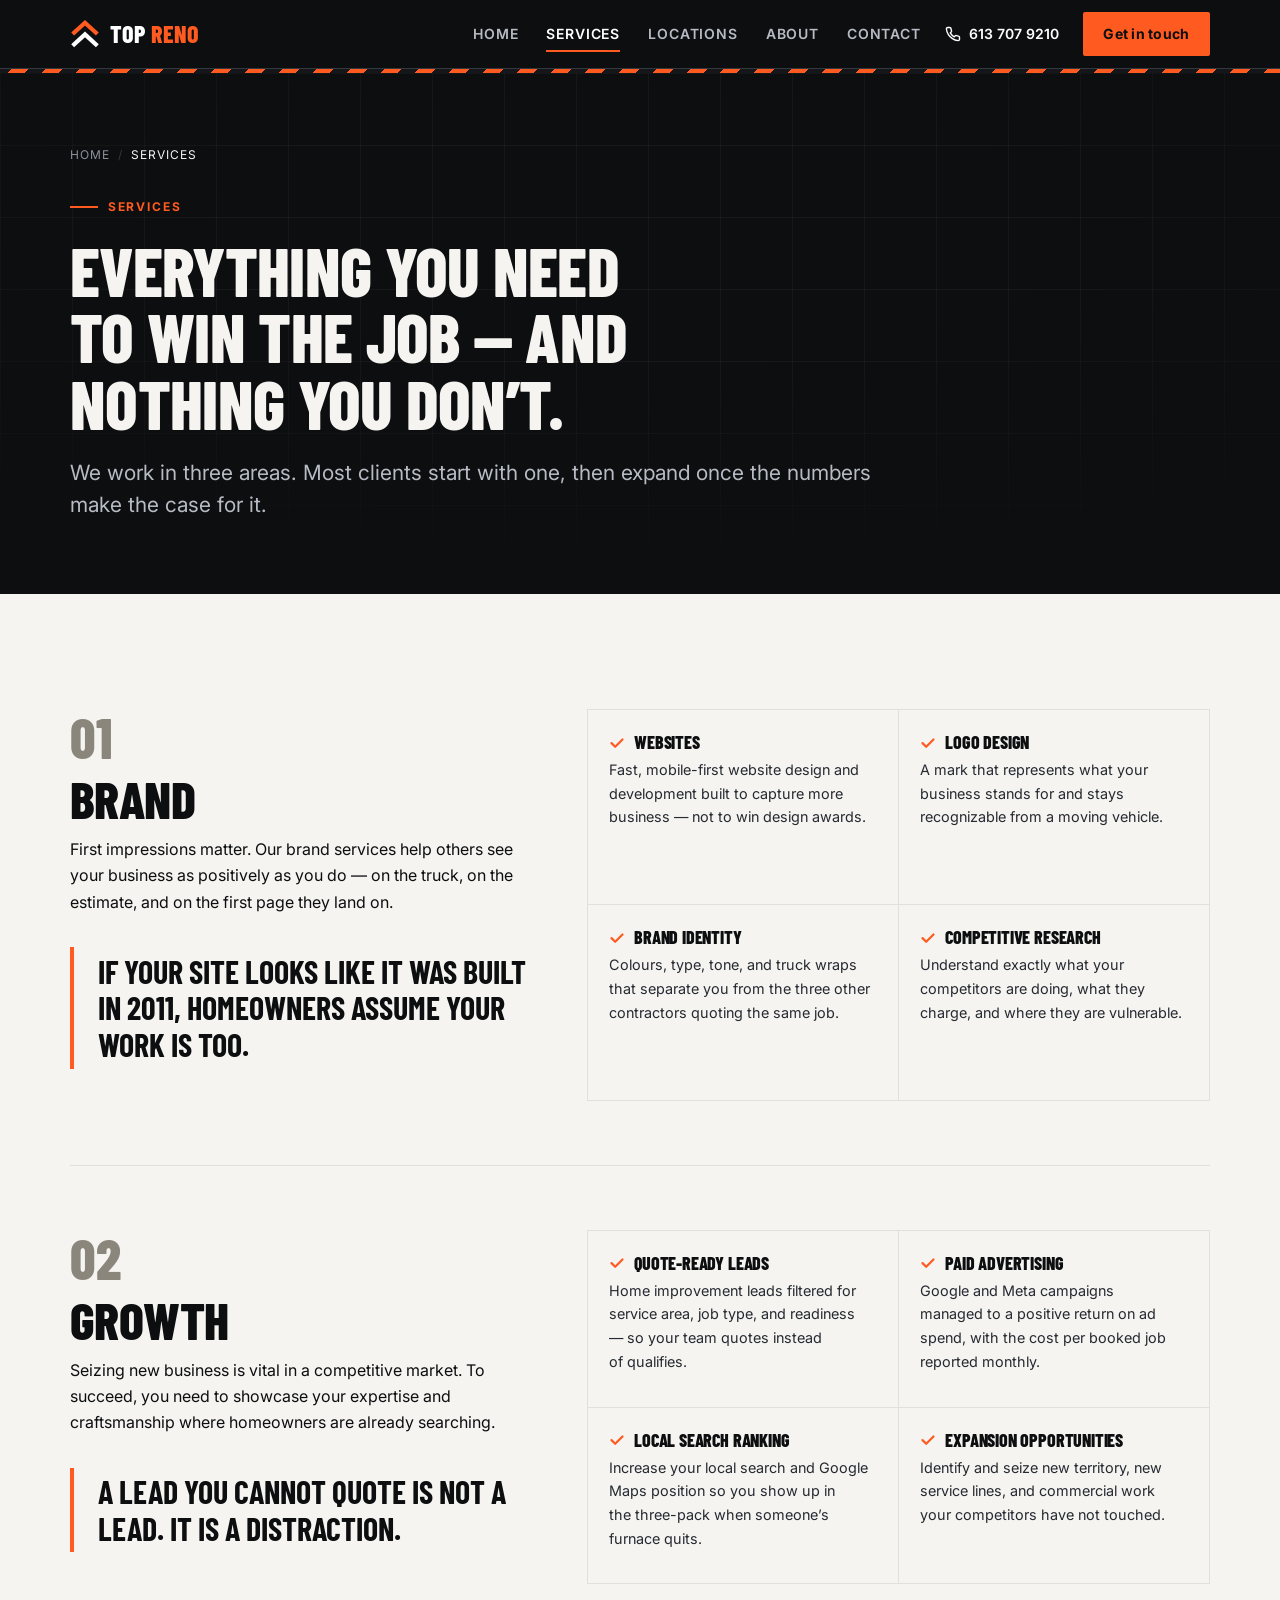
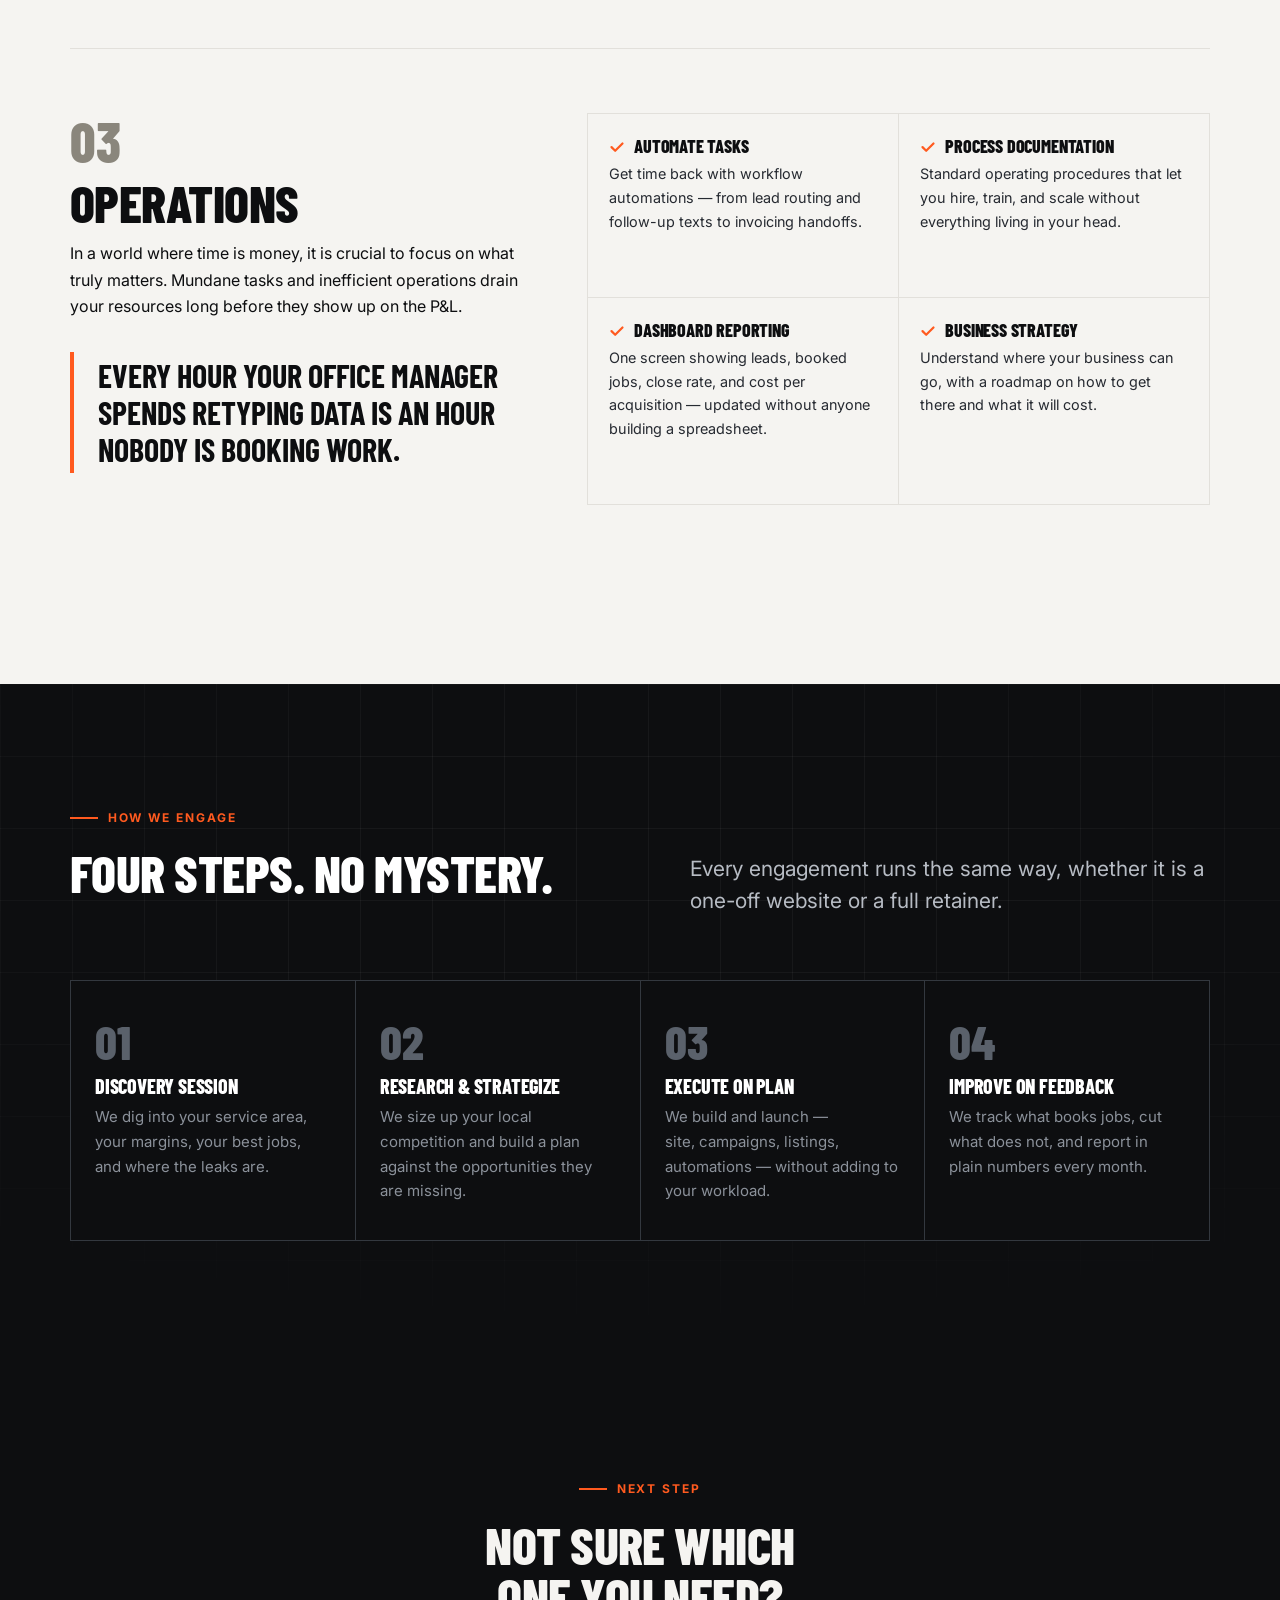
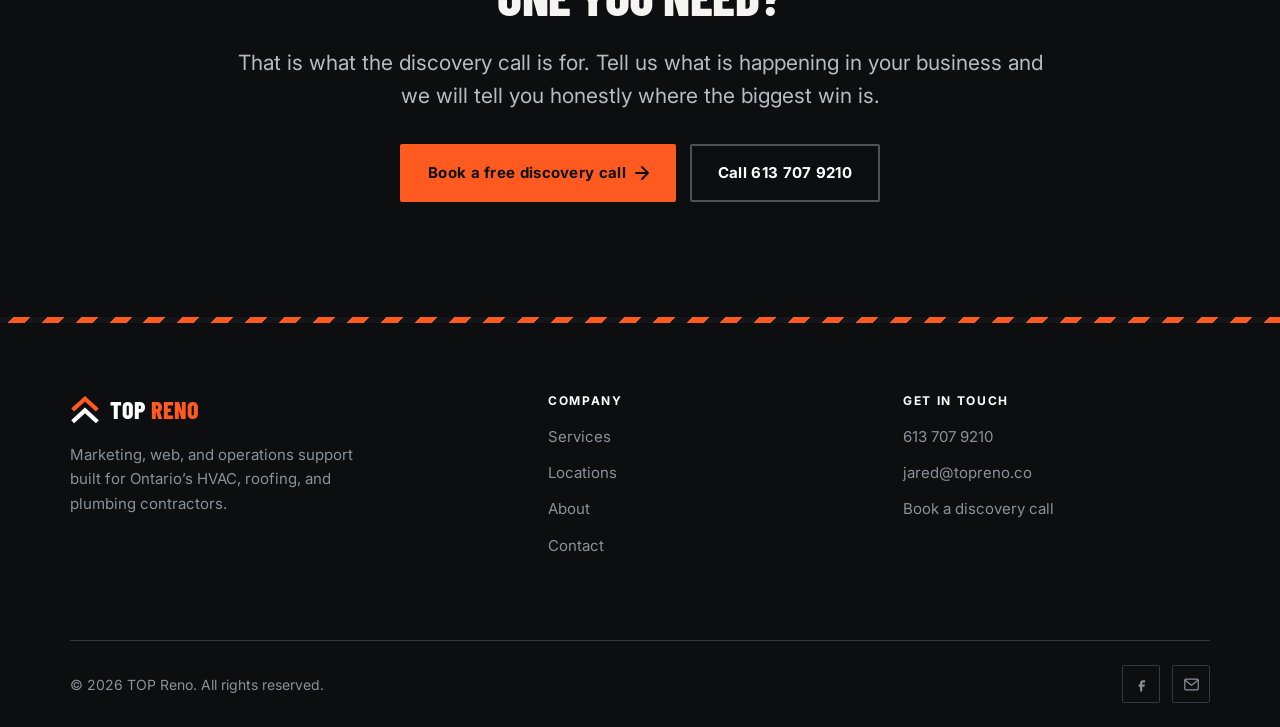
<file: services/index.html>
<!DOCTYPE html>
<html lang="en-CA">
<head>
<meta charset="utf-8">
<meta name="viewport" content="width=device-width, initial-scale=1">

<title>Services &mdash; Websites, Leads &amp; Automation for Trades | TOP Reno</title>
<meta name="description" content="Web design, quote-ready lead generation, local SEO, paid advertising, and workflow automation for HVAC, roofing, and plumbing contractors in Ontario.">
<link rel="canonical" href="https://www.topreno.co/services/">
<meta name="robots" content="index, follow, max-image-preview:large, max-snippet:-1">

<meta property="og:type" content="website">
<meta property="og:site_name" content="TOP Reno">
<meta property="og:locale" content="en_CA">
<meta property="og:title" content="Services — Websites, Lead Generation &amp; Automation for Trades">
<meta property="og:description" content="Everything TOP Reno does for HVAC, roofing, and plumbing contractors — brand, growth, and operations.">
<meta property="og:url" content="https://www.topreno.co/services/">
<meta property="og:image" content="https://www.topreno.co/assets/img/og-image.png">
<meta property="og:image:width" content="1200">
<meta property="og:image:height" content="630">
<meta name="twitter:card" content="summary_large_image">
<meta name="twitter:image" content="https://www.topreno.co/assets/img/og-image.png">

<meta name="theme-color" content="#0D0E10">
<link rel="icon" href="../assets/img/favicon.svg" type="image/svg+xml">
<link rel="icon" href="../assets/img/favicon-32.png" sizes="32x32" type="image/png">
<link rel="apple-touch-icon" href="../assets/img/apple-touch-icon.png">
<link rel="manifest" href="../site.webmanifest">

<link rel="preconnect" href="https://fonts.googleapis.com">
<link rel="preconnect" href="https://fonts.gstatic.com" crossorigin>
<link rel="stylesheet" href="https://fonts.googleapis.com/css2?family=Barlow+Condensed:wght@600;700;800&family=Inter:wght@400;500;600;700&display=swap">
<link rel="stylesheet" href="../assets/css/style.css">
<script src="../assets/js/main.js" defer></script>

<script type="application/ld+json">
{
  "@context": "https://schema.org",
  "@graph": [
    {
      "@type": "BreadcrumbList",
      "itemListElement": [
        { "@type": "ListItem", "position": 1, "name": "Home", "item": "https://www.topreno.co/" },
        { "@type": "ListItem", "position": 2, "name": "Services", "item": "https://www.topreno.co/services/" }
      ]
    },
    {
      "@type": "Service",
      "name": "Marketing and operations services for trade contractors",
      "provider": { "@type": "ProfessionalService", "name": "TOP Reno", "url": "https://www.topreno.co/" },
      "serviceType": "Contractor marketing",
      "areaServed": { "@type": "State", "name": "Ontario" },
      "hasOfferCatalog": {
        "@type": "OfferCatalog",
        "name": "TOP Reno services",
        "itemListElement": [
          { "@type": "Offer", "itemOffered": { "@type": "Service", "name": "Website design and development" } },
          { "@type": "Offer", "itemOffered": { "@type": "Service", "name": "Logo design and brand identity" } },
          { "@type": "Offer", "itemOffered": { "@type": "Service", "name": "Competitive research" } },
          { "@type": "Offer", "itemOffered": { "@type": "Service", "name": "Quote-ready lead generation" } },
          { "@type": "Offer", "itemOffered": { "@type": "Service", "name": "Paid advertising management" } },
          { "@type": "Offer", "itemOffered": { "@type": "Service", "name": "Local search and Google Maps ranking" } },
          { "@type": "Offer", "itemOffered": { "@type": "Service", "name": "Workflow automation" } },
          { "@type": "Offer", "itemOffered": { "@type": "Service", "name": "Process documentation" } },
          { "@type": "Offer", "itemOffered": { "@type": "Service", "name": "Dashboard reporting" } },
          { "@type": "Offer", "itemOffered": { "@type": "Service", "name": "Business strategy roadmaps" } }
        ]
      }
    }
  ]
}
</script>
</head>
<body>

<a class="skip-link" href="#main">Skip to main content</a>

<header class="site-header">
  <div class="wrap">
    <a class="logo" href="../" aria-label="TOP Reno — home">
      <svg class="logo-mark" viewBox="0 0 32 32" fill="none" aria-hidden="true" focusable="false">
        <path d="M4.5 14.5 L16 4 L27.5 14.5" stroke="#FF5A1F" stroke-width="4.5" stroke-linecap="square"/>
        <path d="M4.5 27 L16 16.5 L27.5 27" stroke="currentColor" stroke-width="4.5" stroke-linecap="square"/>
      </svg>
      <span class="logo-text">Top<span>&nbsp;Reno</span></span>
    </a>

    <button class="nav-toggle" type="button" aria-expanded="false" aria-controls="site-nav" aria-label="Open menu">
      <span></span><span></span><span></span>
    </button>

    <nav class="site-nav" id="site-nav" aria-label="Main">
      <ul>
        <li><a href="../">Home</a></li>
        <li><a href="../services/" aria-current="page">Services</a></li>
        <li><a href="../locations/">Locations</a></li>
        <li><a href="../about/">About</a></li>
        <li><a href="../contact/">Contact</a></li>
      </ul>
      <div class="nav-cta"><a class="btn btn-primary" href="../contact/">Get in touch</a></div>
      <a class="nav-phone" href="tel:+16137079210">
        <svg width="16" height="16" viewBox="0 0 16 16" fill="none" aria-hidden="true"><path d="M14.5 11.3v2a1.3 1.3 0 0 1-1.5 1.3 13 13 0 0 1-5.6-2 12.8 12.8 0 0 1-4-4 13 13 0 0 1-2-5.6A1.3 1.3 0 0 1 2.7 1.5h2a1.3 1.3 0 0 1 1.3 1.2c.1.6.2 1.3.5 1.9a1.3 1.3 0 0 1-.3 1.4l-.9.8a10.7 10.7 0 0 0 4 4l.8-.9a1.3 1.3 0 0 1 1.4-.3c.6.3 1.2.4 1.9.5a1.3 1.3 0 0 1 1.1 1.2Z" stroke="currentColor" stroke-width="1.4" stroke-linecap="round" stroke-linejoin="round"/></svg>
        613 707 9210
      </a>
    </nav>
  </div>
</header>
<div class="stripe stripe-thin" aria-hidden="true"></div>

<main id="main">

  <section class="page-hero grid-bg">
    <div class="wrap">
      <nav class="breadcrumbs" aria-label="Breadcrumb">
        <ol>
          <li><a href="../">Home</a></li>
          <li><span aria-current="page">Services</span></li>
        </ol>
      </nav>
      <p class="eyebrow reveal">Services</p>
      <h1 class="reveal">Everything you need to win the job &mdash; and nothing you don&rsquo;t.</h1>
      <p class="lead reveal reveal-1">We work in three areas. Most clients start with one, then expand once the numbers make the case for it.</p>
    </div>
  </section>

  <section class="section">
    <div class="wrap">

      <!-- Brand -->
      <article class="svc-block reveal" id="brand">
        <div>
          <span class="svc-tag" aria-hidden="true">01</span>
          <h2>Brand</h2>
          <p>First impressions matter. Our brand services help others see your business as positively as you do &mdash; on the truck, on the estimate, and on the first page they land on.</p>
          <div class="callout"><p>If your site looks like it was built in 2011, homeowners assume your work is too.</p></div>
        </div>
        <div class="svc-items">
          <div class="svc-item">
            <h3><svg width="16" height="16" viewBox="0 0 16 16" fill="none" aria-hidden="true"><path d="M13.5 4.5 6.2 11.8 2.5 8.1" stroke="currentColor" stroke-width="2.2" stroke-linecap="round" stroke-linejoin="round"/></svg> Websites</h3>
            <p>Fast, mobile-first website design and development built to capture more business &mdash; not to win design awards.</p>
          </div>
          <div class="svc-item">
            <h3><svg width="16" height="16" viewBox="0 0 16 16" fill="none" aria-hidden="true"><path d="M13.5 4.5 6.2 11.8 2.5 8.1" stroke="currentColor" stroke-width="2.2" stroke-linecap="round" stroke-linejoin="round"/></svg> Logo design</h3>
            <p>A mark that represents what your business stands for and stays recognizable from a moving vehicle.</p>
          </div>
          <div class="svc-item">
            <h3><svg width="16" height="16" viewBox="0 0 16 16" fill="none" aria-hidden="true"><path d="M13.5 4.5 6.2 11.8 2.5 8.1" stroke="currentColor" stroke-width="2.2" stroke-linecap="round" stroke-linejoin="round"/></svg> Brand identity</h3>
            <p>Colours, type, tone, and truck wraps that separate you from the three other contractors quoting the same job.</p>
          </div>
          <div class="svc-item">
            <h3><svg width="16" height="16" viewBox="0 0 16 16" fill="none" aria-hidden="true"><path d="M13.5 4.5 6.2 11.8 2.5 8.1" stroke="currentColor" stroke-width="2.2" stroke-linecap="round" stroke-linejoin="round"/></svg> Competitive research</h3>
            <p>Understand exactly what your competitors are doing, what they charge, and where they are vulnerable.</p>
          </div>
        </div>
      </article>

      <!-- Growth -->
      <article class="svc-block reveal" id="growth">
        <div>
          <span class="svc-tag" aria-hidden="true">02</span>
          <h2>Growth</h2>
          <p>Seizing new business is vital in a competitive market. To succeed, you need to showcase your expertise and craftsmanship where homeowners are already searching.</p>
          <div class="callout"><p>A lead you cannot quote is not a lead. It is a distraction.</p></div>
        </div>
        <div class="svc-items">
          <div class="svc-item">
            <h3><svg width="16" height="16" viewBox="0 0 16 16" fill="none" aria-hidden="true"><path d="M13.5 4.5 6.2 11.8 2.5 8.1" stroke="currentColor" stroke-width="2.2" stroke-linecap="round" stroke-linejoin="round"/></svg> Quote-ready leads</h3>
            <p>Home improvement leads filtered for service area, job type, and readiness &mdash; so your team quotes instead of qualifies.</p>
          </div>
          <div class="svc-item">
            <h3><svg width="16" height="16" viewBox="0 0 16 16" fill="none" aria-hidden="true"><path d="M13.5 4.5 6.2 11.8 2.5 8.1" stroke="currentColor" stroke-width="2.2" stroke-linecap="round" stroke-linejoin="round"/></svg> Paid advertising</h3>
            <p>Google and Meta campaigns managed to a positive return on ad spend, with the cost per booked job reported monthly.</p>
          </div>
          <div class="svc-item">
            <h3><svg width="16" height="16" viewBox="0 0 16 16" fill="none" aria-hidden="true"><path d="M13.5 4.5 6.2 11.8 2.5 8.1" stroke="currentColor" stroke-width="2.2" stroke-linecap="round" stroke-linejoin="round"/></svg> Local search ranking</h3>
            <p>Increase your local search and Google Maps position so you show up in the three-pack when someone&rsquo;s furnace quits.</p>
          </div>
          <div class="svc-item">
            <h3><svg width="16" height="16" viewBox="0 0 16 16" fill="none" aria-hidden="true"><path d="M13.5 4.5 6.2 11.8 2.5 8.1" stroke="currentColor" stroke-width="2.2" stroke-linecap="round" stroke-linejoin="round"/></svg> Expansion opportunities</h3>
            <p>Identify and seize new territory, new service lines, and commercial work your competitors have not touched.</p>
          </div>
        </div>
      </article>

      <!-- Operations -->
      <article class="svc-block reveal" id="operations">
        <div>
          <span class="svc-tag" aria-hidden="true">03</span>
          <h2>Operations</h2>
          <p>In a world where time is money, it is crucial to focus on what truly matters. Mundane tasks and inefficient operations drain your resources long before they show up on the P&amp;L.</p>
          <div class="callout"><p>Every hour your office manager spends retyping data is an hour nobody is booking work.</p></div>
        </div>
        <div class="svc-items">
          <div class="svc-item">
            <h3><svg width="16" height="16" viewBox="0 0 16 16" fill="none" aria-hidden="true"><path d="M13.5 4.5 6.2 11.8 2.5 8.1" stroke="currentColor" stroke-width="2.2" stroke-linecap="round" stroke-linejoin="round"/></svg> Automate tasks</h3>
            <p>Get time back with workflow automations &mdash; from lead routing and follow-up texts to invoicing handoffs.</p>
          </div>
          <div class="svc-item">
            <h3><svg width="16" height="16" viewBox="0 0 16 16" fill="none" aria-hidden="true"><path d="M13.5 4.5 6.2 11.8 2.5 8.1" stroke="currentColor" stroke-width="2.2" stroke-linecap="round" stroke-linejoin="round"/></svg> Process documentation</h3>
            <p>Standard operating procedures that let you hire, train, and scale without everything living in your head.</p>
          </div>
          <div class="svc-item">
            <h3><svg width="16" height="16" viewBox="0 0 16 16" fill="none" aria-hidden="true"><path d="M13.5 4.5 6.2 11.8 2.5 8.1" stroke="currentColor" stroke-width="2.2" stroke-linecap="round" stroke-linejoin="round"/></svg> Dashboard reporting</h3>
            <p>One screen showing leads, booked jobs, close rate, and cost per acquisition &mdash; updated without anyone building a spreadsheet.</p>
          </div>
          <div class="svc-item">
            <h3><svg width="16" height="16" viewBox="0 0 16 16" fill="none" aria-hidden="true"><path d="M13.5 4.5 6.2 11.8 2.5 8.1" stroke="currentColor" stroke-width="2.2" stroke-linecap="round" stroke-linejoin="round"/></svg> Business strategy</h3>
            <p>Understand where your business can go, with a roadmap on how to get there and what it will cost.</p>
          </div>
        </div>
      </article>

    </div>
  </section>

  <!-- Process -->
  <section class="section dark grid-bg">
    <div class="wrap">
      <div class="head-split">
        <div>
          <p class="eyebrow reveal">How we engage</p>
          <h2 class="reveal">Four steps. No mystery.</h2>
        </div>
        <p class="lead reveal reveal-1">Every engagement runs the same way, whether it is a one-off website or a full retainer.</p>
      </div>

      <div class="process reveal">
        <article class="step">
          <span class="step-num">01</span>
          <h3>Discovery session</h3>
          <p>We dig into your service area, your margins, your best jobs, and where the leaks are.</p>
        </article>
        <article class="step">
          <span class="step-num">02</span>
          <h3>Research &amp; strategize</h3>
          <p>We size up your local competition and build a plan against the opportunities they are missing.</p>
        </article>
        <article class="step">
          <span class="step-num">03</span>
          <h3>Execute on plan</h3>
          <p>We build and launch &mdash; site, campaigns, listings, automations &mdash; without adding to your workload.</p>
        </article>
        <article class="step">
          <span class="step-num">04</span>
          <h3>Improve on feedback</h3>
          <p>We track what books jobs, cut what does not, and report in plain numbers every month.</p>
        </article>
      </div>
    </div>
  </section>

  <!-- CTA -->
  <section class="section cta-band">
    <div class="wrap">
      <p class="eyebrow reveal" style="justify-content:center">Next step</p>
      <h2 class="reveal">Not sure which one you need?</h2>
      <p class="lead reveal reveal-1">That is what the discovery call is for. Tell us what is happening in your business and we will tell you honestly where the biggest win is.</p>
      <div class="btn-row reveal reveal-2">
        <a class="btn btn-primary" href="../contact/">
          Book a free discovery call
          <svg width="14" height="14" viewBox="0 0 14 14" fill="none" aria-hidden="true"><path d="M1 7h12M7 1l6 6-6 6" stroke="currentColor" stroke-width="1.8" stroke-linecap="round" stroke-linejoin="round"/></svg>
        </a>
        <a class="btn btn-ghost" href="tel:+16137079210">Call 613 707 9210</a>
      </div>
    </div>
  </section>

</main>

<footer class="site-footer">
  <div class="stripe" aria-hidden="true"></div>
  <div class="wrap">
    <div class="footer-top">
      <div class="footer-brand">
        <a class="logo" href="../" aria-label="TOP Reno — home">
          <svg class="logo-mark" viewBox="0 0 32 32" fill="none" aria-hidden="true" focusable="false">
            <path d="M4.5 14.5 L16 4 L27.5 14.5" stroke="#FF5A1F" stroke-width="4.5" stroke-linecap="square"/>
            <path d="M4.5 27 L16 16.5 L27.5 27" stroke="currentColor" stroke-width="4.5" stroke-linecap="square"/>
          </svg>
          <span class="logo-text">Top<span>&nbsp;Reno</span></span>
        </a>
        <p>Marketing, web, and operations support built for Ontario&rsquo;s HVAC, roofing, and plumbing contractors.</p>
      </div>

      <div class="footer-col">
        <h4>Company</h4>
        <ul>
          <li><a href="../services/">Services</a></li>
          <li><a href="../locations/">Locations</a></li>
          <li><a href="../about/">About</a></li>
          <li><a href="../contact/">Contact</a></li>
        </ul>
      </div>

      <div class="footer-col">
        <h4>Get in touch</h4>
        <ul>
          <li><a href="tel:+16137079210">613 707 9210</a></li>
          <li><a href="mailto:jared@topreno.co">jared@topreno.co</a></li>
          <li><a href="../contact/">Book a discovery call</a></li>
        </ul>
      </div>
    </div>

    <div class="footer-bottom">
      <span>&copy; <span id="year">2026</span> TOP Reno. All rights reserved.</span>
      <div class="footer-social">
        <a href="https://www.facebook.com/share/9Qxds2Kxn3eTgKLA/" target="_blank" rel="noopener noreferrer" aria-label="TOP Reno on Facebook">
          <svg width="17" height="17" viewBox="0 0 24 24" fill="currentColor" aria-hidden="true"><path d="M14 9h3V6h-3c-2.2 0-4 1.8-4 4v2H8v3h2v7h3v-7h3l1-3h-4v-2c0-.6.4-1 1-1Z"/></svg>
        </a>
        <a href="mailto:jared@topreno.co" aria-label="Email TOP Reno">
          <svg width="17" height="17" viewBox="0 0 24 24" fill="none" aria-hidden="true"><rect x="2.5" y="4.5" width="19" height="15" rx="1.5" stroke="currentColor" stroke-width="1.7"/><path d="m3 6 9 7 9-7" stroke="currentColor" stroke-width="1.7" stroke-linecap="round" stroke-linejoin="round"/></svg>
        </a>
      </div>
    </div>
  </div>
</footer>

<script>document.getElementById('year').textContent = new Date().getFullYear();</script>
</body>
</html>
</file>
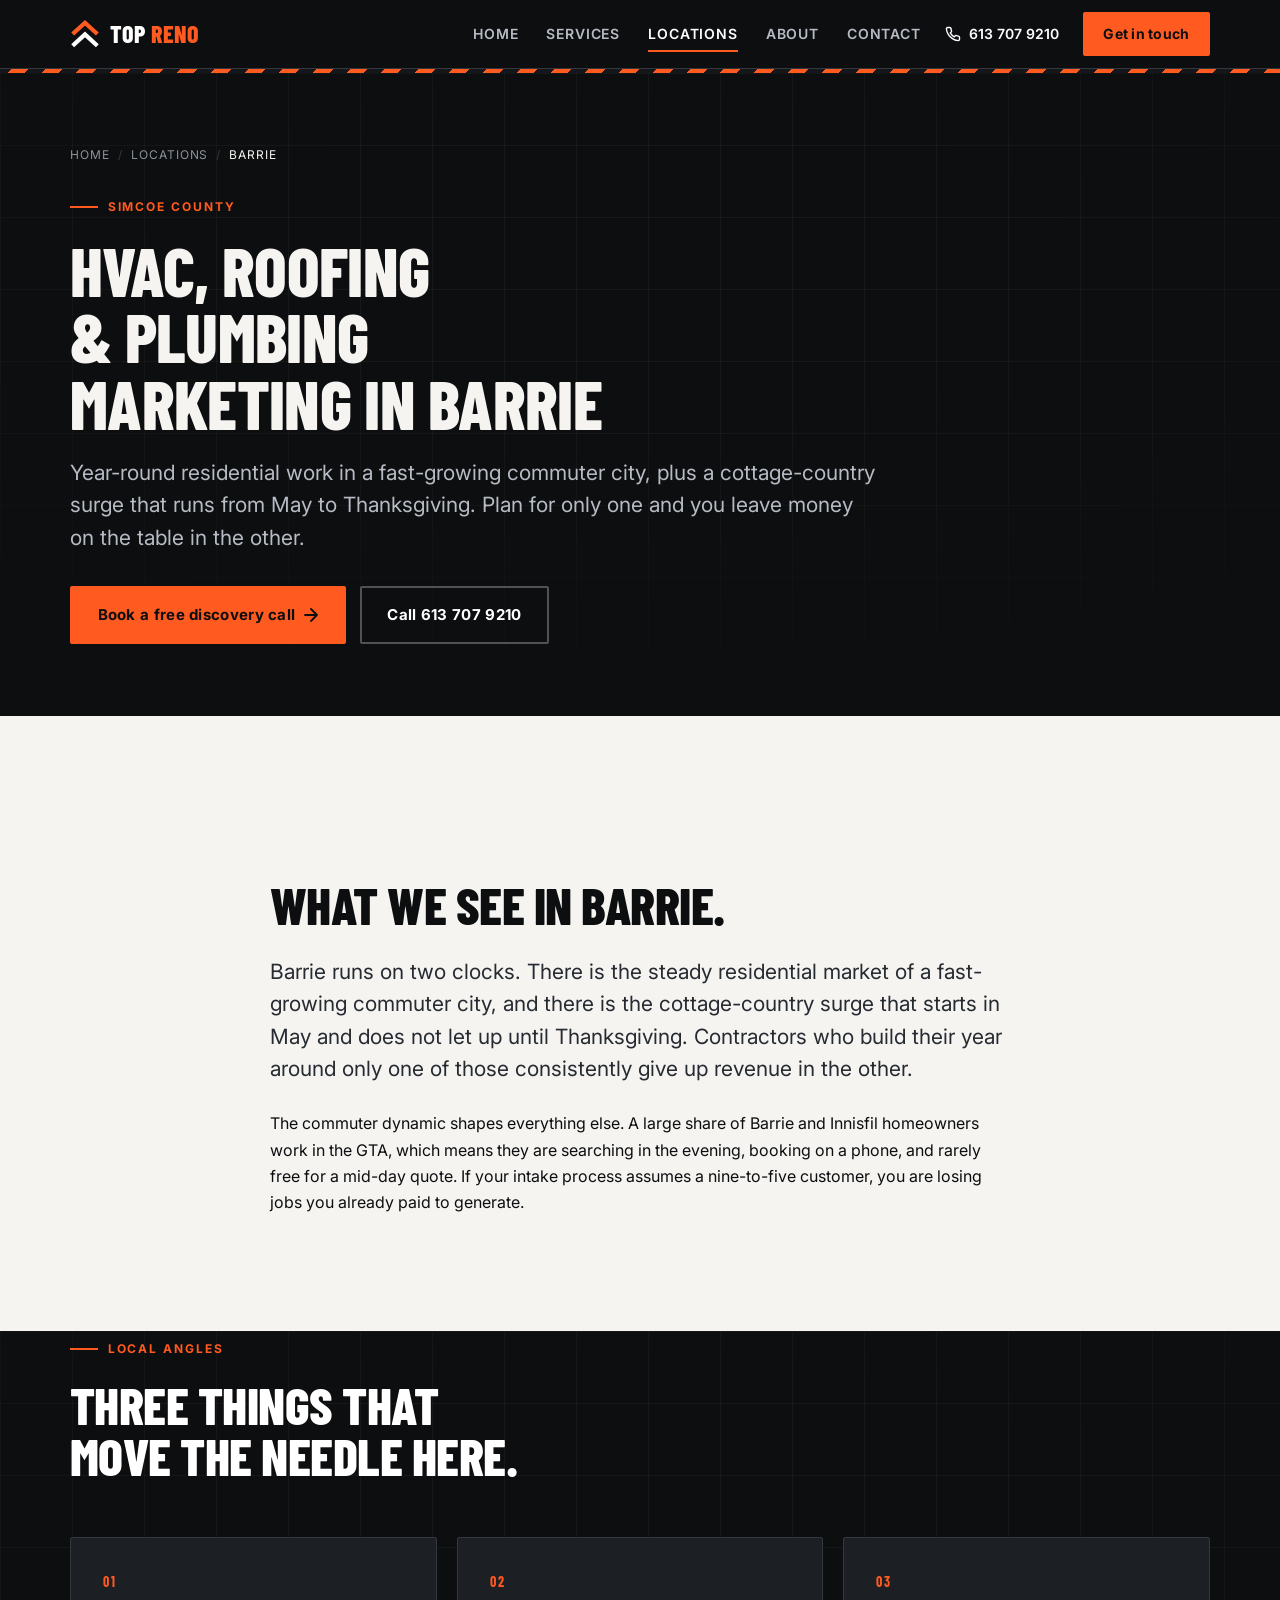
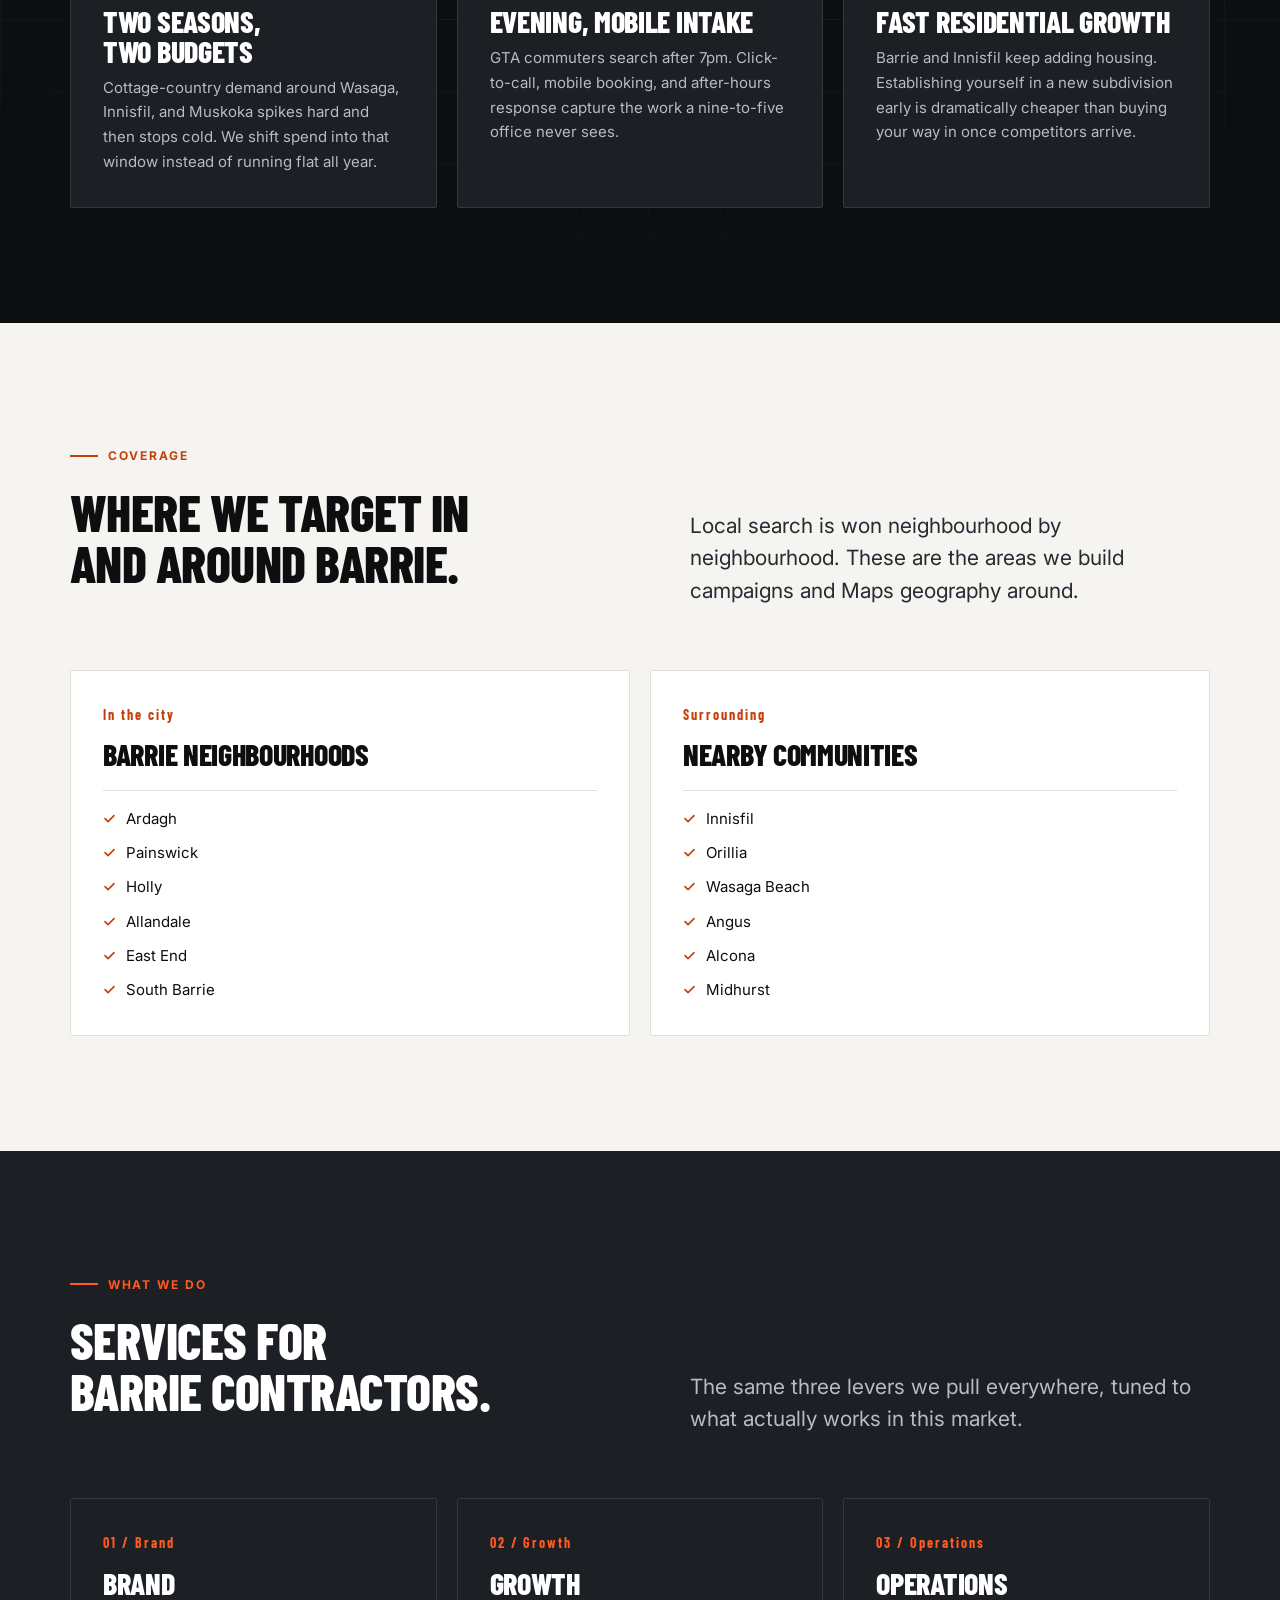
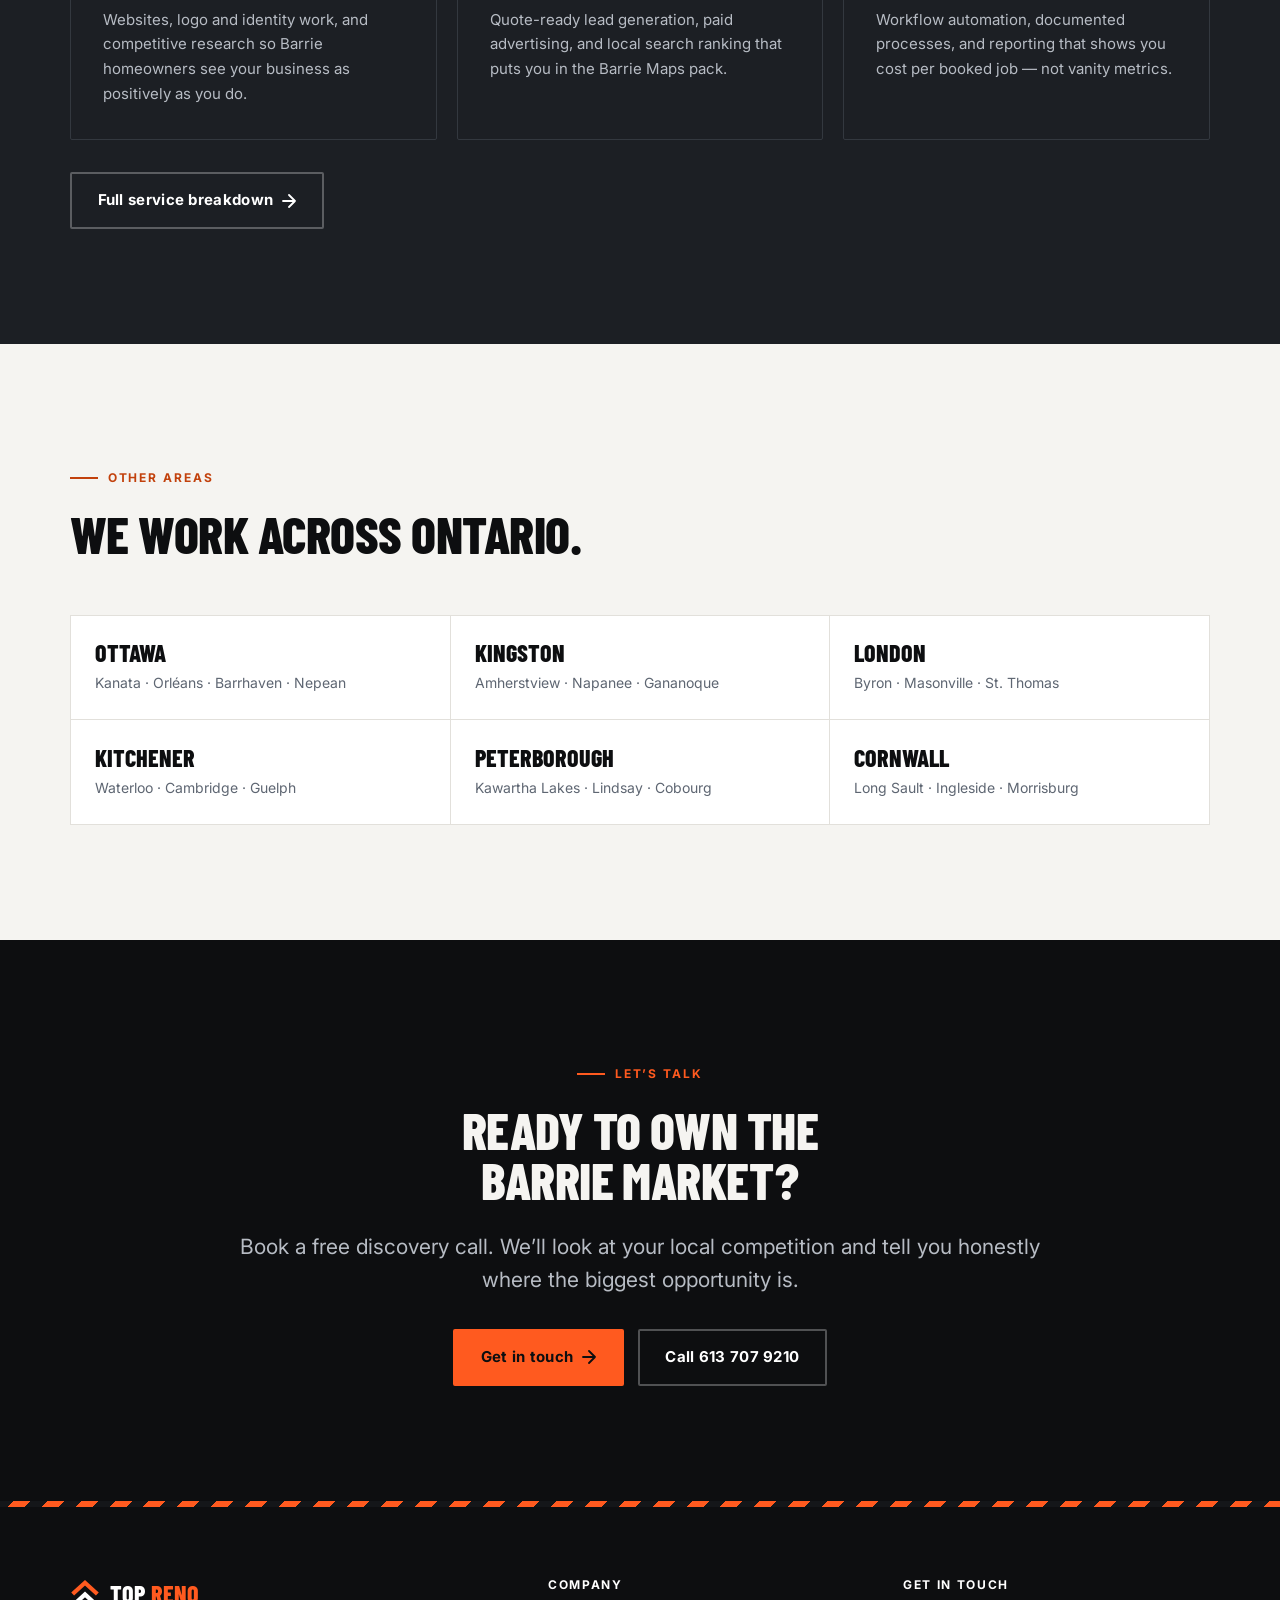
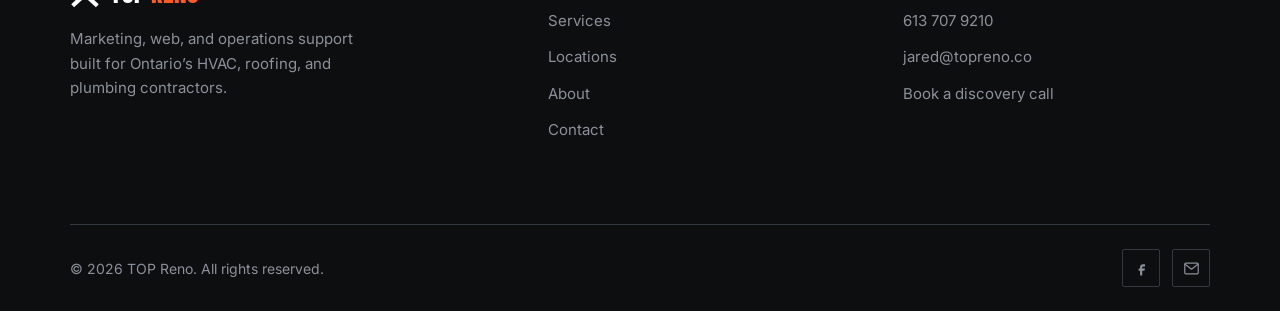
<file: locations/barrie/index.html>
<!DOCTYPE html>
<html lang="en-CA">
<head>
<meta charset="utf-8">
<meta name="viewport" content="width=device-width, initial-scale=1">

<title>Barrie HVAC, Roofing &amp; Plumbing Marketing | TOP Reno</title>
<meta name="description" content="Marketing for HVAC, roofing, and plumbing contractors in Barrie, Ontario. Seasonal campaign planning and local SEO across Innisfil, Orillia, and Wasaga Beach.">
<link rel="canonical" href="https://www.topreno.co/locations/barrie/">
<meta name="robots" content="index, follow, max-image-preview:large, max-snippet:-1">

<meta property="og:type" content="website">
<meta property="og:site_name" content="TOP Reno">
<meta property="og:locale" content="en_CA">
<meta property="og:title" content="Barrie HVAC, Roofing & Plumbing Marketing">
<meta property="og:description" content="Marketing for HVAC, roofing, and plumbing contractors in Barrie, Ontario. Seasonal campaign planning and local SEO across Innisfil, Orillia, and Wasaga Beach.">
<meta property="og:url" content="https://www.topreno.co/locations/barrie/">
<meta property="og:image" content="https://www.topreno.co/assets/img/og-image.png">
<meta property="og:image:width" content="1200">
<meta property="og:image:height" content="630">
<meta name="twitter:card" content="summary_large_image">
<meta name="twitter:image" content="https://www.topreno.co/assets/img/og-image.png">

<meta name="theme-color" content="#0D0E10">
<link rel="icon" href="../../assets/img/favicon.svg" type="image/svg+xml">
<link rel="icon" href="../../assets/img/favicon-32.png" sizes="32x32" type="image/png">
<link rel="apple-touch-icon" href="../../assets/img/apple-touch-icon.png">
<link rel="manifest" href="../../site.webmanifest">

<link rel="preconnect" href="https://fonts.googleapis.com">
<link rel="preconnect" href="https://fonts.gstatic.com" crossorigin>
<link rel="stylesheet" href="https://fonts.googleapis.com/css2?family=Barlow+Condensed:wght@600;700;800&family=Inter:wght@400;500;600;700&display=swap">
<link rel="stylesheet" href="../../assets/css/style.css">
<script src="../../assets/js/main.js" defer></script>

<script type="application/ld+json">
{
  "@context": "https://schema.org",
  "@graph": [
    {
      "@type": "BreadcrumbList",
      "itemListElement": [
        { "@type": "ListItem", "position": 1, "name": "Home", "item": "https://www.topreno.co/" },
        { "@type": "ListItem", "position": 2, "name": "Locations", "item": "https://www.topreno.co/locations/" },
        { "@type": "ListItem", "position": 3, "name": "Barrie", "item": "https://www.topreno.co/locations/barrie/" }
      ]
    },
    {
      "@type": "ProfessionalService",
      "name": "TOP Reno — Barrie",
      "description": "Marketing for HVAC, roofing, and plumbing contractors in Barrie, Ontario. Seasonal campaign planning and local SEO across Innisfil, Orillia, and Wasaga Beach.",
      "url": "https://www.topreno.co/locations/barrie/",
      "email": "jared@topreno.co",
      "telephone": "+1-613-707-9210",
      "image": "https://www.topreno.co/assets/img/og-image.png",
      "parentOrganization": { "@type": "Organization", "name": "TOP Reno", "url": "https://www.topreno.co/" },
      "address": {
        "@type": "PostalAddress",
        "addressLocality": "Barrie",
        "addressRegion": "ON",
        "addressCountry": "CA"
      },
      "areaServed": [
        { "@type": "City", "name": "Ardagh" },
        { "@type": "City", "name": "Painswick" },
        { "@type": "City", "name": "Holly" },
        { "@type": "City", "name": "Allandale" },
        { "@type": "City", "name": "East End" },
        { "@type": "City", "name": "South Barrie" },
        { "@type": "City", "name": "Innisfil" },
        { "@type": "City", "name": "Orillia" },
        { "@type": "City", "name": "Wasaga Beach" },
        { "@type": "City", "name": "Angus" },
        { "@type": "City", "name": "Alcona" },
        { "@type": "City", "name": "Midhurst" }
      ],
      "sameAs": ["https://www.facebook.com/share/9Qxds2Kxn3eTgKLA/"]
    }
  ]
}
</script>
</head>
<body>

<a class="skip-link" href="#main">Skip to main content</a>

<header class="site-header">
  <div class="wrap">
    <a class="logo" href="../../" aria-label="TOP Reno — home">
      <svg class="logo-mark" viewBox="0 0 32 32" fill="none" aria-hidden="true" focusable="false">
        <path d="M4.5 14.5 L16 4 L27.5 14.5" stroke="#FF5A1F" stroke-width="4.5" stroke-linecap="square"/>
        <path d="M4.5 27 L16 16.5 L27.5 27" stroke="currentColor" stroke-width="4.5" stroke-linecap="square"/>
      </svg>
      <span class="logo-text">Top<span>&nbsp;Reno</span></span>
    </a>

    <button class="nav-toggle" type="button" aria-expanded="false" aria-controls="site-nav" aria-label="Open menu">
      <span></span><span></span><span></span>
    </button>

    <nav class="site-nav" id="site-nav" aria-label="Main">
      <ul>
        <li><a href="../../">Home</a></li>
        <li><a href="../../services/">Services</a></li>
        <li><a href="../../locations/" aria-current="page">Locations</a></li>
        <li><a href="../../about/">About</a></li>
        <li><a href="../../contact/">Contact</a></li>
      </ul>
      <div class="nav-cta"><a class="btn btn-primary" href="../../contact/">Get in touch</a></div>
      <a class="nav-phone" href="tel:+16137079210">
        <svg width="16" height="16" viewBox="0 0 16 16" fill="none" aria-hidden="true"><path d="M14.5 11.3v2a1.3 1.3 0 0 1-1.5 1.3 13 13 0 0 1-5.6-2 12.8 12.8 0 0 1-4-4 13 13 0 0 1-2-5.6A1.3 1.3 0 0 1 2.7 1.5h2a1.3 1.3 0 0 1 1.3 1.2c.1.6.2 1.3.5 1.9a1.3 1.3 0 0 1-.3 1.4l-.9.8a10.7 10.7 0 0 0 4 4l.8-.9a1.3 1.3 0 0 1 1.4-.3c.6.3 1.2.4 1.9.5a1.3 1.3 0 0 1 1.1 1.2Z" stroke="currentColor" stroke-width="1.4" stroke-linecap="round" stroke-linejoin="round"/></svg>
        613 707 9210
      </a>
    </nav>
  </div>
</header>
<div class="stripe stripe-thin" aria-hidden="true"></div>

<main id="main">

  <section class="page-hero grid-bg">
    <div class="wrap">
      <nav class="breadcrumbs" aria-label="Breadcrumb">
        <ol>
          <li><a href="../../">Home</a></li>
          <li><a href="../../locations/">Locations</a></li>
          <li><span aria-current="page">Barrie</span></li>
        </ol>
      </nav>
      <p class="eyebrow reveal">Simcoe County</p>
      <h1 class="reveal">HVAC, roofing &amp; plumbing marketing in Barrie</h1>
      <p class="lead reveal reveal-1">Year-round residential work in a fast-growing commuter city, plus a cottage-country surge that runs from May to Thanksgiving. Plan for only one and you leave money on the table in the other.</p>
      <div class="btn-row reveal reveal-2">
        <a class="btn btn-primary" href="../../contact/">Book a free discovery call <svg width="14" height="14" viewBox="0 0 14 14" fill="none" aria-hidden="true"><path d="M1 7h12M7 1l6 6-6 6" stroke="currentColor" stroke-width="1.8" stroke-linecap="round" stroke-linejoin="round"/></svg></a>
        <a class="btn btn-ghost" href="tel:+16137079210">Call 613 707 9210</a>
      </div>
    </div>
  </section>

  <section class="section">
    <div class="wrap wrap-narrow">
      <p class="eyebrow reveal">The Barrie market</p>
      <h2 class="reveal">What we see in Barrie.</h2>
      <p class="lead reveal reveal-1">Barrie runs on two clocks. There is the steady residential market of a fast-growing commuter city, and there is the cottage-country surge that starts in May and does not let up until Thanksgiving. Contractors who build their year around only one of those consistently give up revenue in the other.</p>
      <p class="reveal reveal-2">The commuter dynamic shapes everything else. A large share of Barrie and Innisfil homeowners work in the GTA, which means they are searching in the evening, booking on a phone, and rarely free for a mid-day quote. If your intake process assumes a nine-to-five customer, you are losing jobs you already paid to generate.</p>
    </div>
  </section>

  <section class="section dark grid-bg" style="padding-top:0;padding-bottom:var(--section)">
    <div class="wrap">
      <div class="section-head">
        <p class="eyebrow reveal">Local angles</p>
        <h2 class="reveal">Three things that move the needle here.</h2>
      </div>
      <div class="card-grid cols-3">
        <article class="card card-dark reveal">
          <span class="card-num">01</span>
          <h3>Two seasons, two budgets</h3>
          <p>Cottage-country demand around Wasaga, Innisfil, and Muskoka spikes hard and then stops cold. We shift spend into that window instead of running flat all year.</p>
        </article>
<article class="card card-dark reveal reveal-1">
          <span class="card-num">02</span>
          <h3>Evening, mobile intake</h3>
          <p>GTA commuters search after 7pm. Click-to-call, mobile booking, and after-hours response capture the work a nine-to-five office never sees.</p>
        </article>
<article class="card card-dark reveal reveal-2">
          <span class="card-num">03</span>
          <h3>Fast residential growth</h3>
          <p>Barrie and Innisfil keep adding housing. Establishing yourself in a new subdivision early is dramatically cheaper than buying your way in once competitors arrive.</p>
        </article>
      </div>
    </div>
  </section>

  <section class="section">
    <div class="wrap">
      <div class="head-split">
        <div>
          <p class="eyebrow reveal">Coverage</p>
          <h2 class="reveal">Where we target in and around Barrie.</h2>
        </div>
        <p class="lead reveal reveal-1">Local search is won neighbourhood by neighbourhood. These are the areas we build campaigns and Maps geography around.</p>
      </div>

      <div class="card-grid cols-2 reveal">
        <div class="card">
          <span class="card-num">In the city</span>
          <h3>Barrie neighbourhoods</h3>
          <ul class="card-list">
            <li><svg width="13" height="13" viewBox="0 0 16 16" fill="none" aria-hidden="true"><path d="M13.5 4.5 6.2 11.8 2.5 8.1" stroke="currentColor" stroke-width="2" stroke-linecap="round" stroke-linejoin="round"/></svg> Ardagh</li>
            <li><svg width="13" height="13" viewBox="0 0 16 16" fill="none" aria-hidden="true"><path d="M13.5 4.5 6.2 11.8 2.5 8.1" stroke="currentColor" stroke-width="2" stroke-linecap="round" stroke-linejoin="round"/></svg> Painswick</li>
            <li><svg width="13" height="13" viewBox="0 0 16 16" fill="none" aria-hidden="true"><path d="M13.5 4.5 6.2 11.8 2.5 8.1" stroke="currentColor" stroke-width="2" stroke-linecap="round" stroke-linejoin="round"/></svg> Holly</li>
            <li><svg width="13" height="13" viewBox="0 0 16 16" fill="none" aria-hidden="true"><path d="M13.5 4.5 6.2 11.8 2.5 8.1" stroke="currentColor" stroke-width="2" stroke-linecap="round" stroke-linejoin="round"/></svg> Allandale</li>
            <li><svg width="13" height="13" viewBox="0 0 16 16" fill="none" aria-hidden="true"><path d="M13.5 4.5 6.2 11.8 2.5 8.1" stroke="currentColor" stroke-width="2" stroke-linecap="round" stroke-linejoin="round"/></svg> East End</li>
            <li><svg width="13" height="13" viewBox="0 0 16 16" fill="none" aria-hidden="true"><path d="M13.5 4.5 6.2 11.8 2.5 8.1" stroke="currentColor" stroke-width="2" stroke-linecap="round" stroke-linejoin="round"/></svg> South Barrie</li>
          </ul>
        </div>
        <div class="card">
          <span class="card-num">Surrounding</span>
          <h3>Nearby communities</h3>
          <ul class="card-list">
            <li><svg width="13" height="13" viewBox="0 0 16 16" fill="none" aria-hidden="true"><path d="M13.5 4.5 6.2 11.8 2.5 8.1" stroke="currentColor" stroke-width="2" stroke-linecap="round" stroke-linejoin="round"/></svg> Innisfil</li>
            <li><svg width="13" height="13" viewBox="0 0 16 16" fill="none" aria-hidden="true"><path d="M13.5 4.5 6.2 11.8 2.5 8.1" stroke="currentColor" stroke-width="2" stroke-linecap="round" stroke-linejoin="round"/></svg> Orillia</li>
            <li><svg width="13" height="13" viewBox="0 0 16 16" fill="none" aria-hidden="true"><path d="M13.5 4.5 6.2 11.8 2.5 8.1" stroke="currentColor" stroke-width="2" stroke-linecap="round" stroke-linejoin="round"/></svg> Wasaga Beach</li>
            <li><svg width="13" height="13" viewBox="0 0 16 16" fill="none" aria-hidden="true"><path d="M13.5 4.5 6.2 11.8 2.5 8.1" stroke="currentColor" stroke-width="2" stroke-linecap="round" stroke-linejoin="round"/></svg> Angus</li>
            <li><svg width="13" height="13" viewBox="0 0 16 16" fill="none" aria-hidden="true"><path d="M13.5 4.5 6.2 11.8 2.5 8.1" stroke="currentColor" stroke-width="2" stroke-linecap="round" stroke-linejoin="round"/></svg> Alcona</li>
            <li><svg width="13" height="13" viewBox="0 0 16 16" fill="none" aria-hidden="true"><path d="M13.5 4.5 6.2 11.8 2.5 8.1" stroke="currentColor" stroke-width="2" stroke-linecap="round" stroke-linejoin="round"/></svg> Midhurst</li>
          </ul>
        </div>
      </div>
    </div>
  </section>

  <section class="section steel">
    <div class="wrap">
      <div class="head-split">
        <div>
          <p class="eyebrow reveal">What we do</p>
          <h2 class="reveal">Services for Barrie contractors.</h2>
        </div>
        <p class="lead reveal reveal-1">The same three levers we pull everywhere, tuned to what actually works in this market.</p>
      </div>

      <div class="card-grid cols-3">
        <article class="card card-dark reveal">
          <span class="card-num">01 / Brand</span>
          <h3>Brand</h3>
          <p>Websites, logo and identity work, and competitive research so Barrie homeowners see your business as positively as you do.</p>
        </article>
        <article class="card card-dark reveal reveal-1">
          <span class="card-num">02 / Growth</span>
          <h3>Growth</h3>
          <p>Quote-ready lead generation, paid advertising, and local search ranking that puts you in the Barrie Maps pack.</p>
        </article>
        <article class="card card-dark reveal reveal-2">
          <span class="card-num">03 / Operations</span>
          <h3>Operations</h3>
          <p>Workflow automation, documented processes, and reporting that shows you cost per booked job — not vanity metrics.</p>
        </article>
      </div>

      <div class="btn-row reveal">
        <a class="btn btn-ghost" href="../../services/">Full service breakdown <svg width="14" height="14" viewBox="0 0 14 14" fill="none" aria-hidden="true"><path d="M1 7h12M7 1l6 6-6 6" stroke="currentColor" stroke-width="1.8" stroke-linecap="round" stroke-linejoin="round"/></svg></a>
      </div>
    </div>
  </section>

  <section class="section">
    <div class="wrap">
      <div class="section-head">
        <p class="eyebrow reveal">Other areas</p>
        <h2 class="reveal">We work across Ontario.</h2>
      </div>
      <div class="loc-grid reveal">
        <a class="loc" href="../../locations/ottawa/">
          <span class="loc-name">Ottawa <svg width="16" height="16" viewBox="0 0 14 14" fill="none" aria-hidden="true"><path d="M1 7h12M7 1l6 6-6 6" stroke="currentColor" stroke-width="1.8" stroke-linecap="round" stroke-linejoin="round"/></svg></span>
          <p class="loc-sub">Kanata · Orléans · Barrhaven · Nepean</p>
        </a>
        <a class="loc" href="../../locations/kingston/">
          <span class="loc-name">Kingston <svg width="16" height="16" viewBox="0 0 14 14" fill="none" aria-hidden="true"><path d="M1 7h12M7 1l6 6-6 6" stroke="currentColor" stroke-width="1.8" stroke-linecap="round" stroke-linejoin="round"/></svg></span>
          <p class="loc-sub">Amherstview · Napanee · Gananoque</p>
        </a>
        <a class="loc" href="../../locations/london/">
          <span class="loc-name">London <svg width="16" height="16" viewBox="0 0 14 14" fill="none" aria-hidden="true"><path d="M1 7h12M7 1l6 6-6 6" stroke="currentColor" stroke-width="1.8" stroke-linecap="round" stroke-linejoin="round"/></svg></span>
          <p class="loc-sub">Byron · Masonville · St. Thomas</p>
        </a>
        <a class="loc" href="../../locations/kitchener/">
          <span class="loc-name">Kitchener <svg width="16" height="16" viewBox="0 0 14 14" fill="none" aria-hidden="true"><path d="M1 7h12M7 1l6 6-6 6" stroke="currentColor" stroke-width="1.8" stroke-linecap="round" stroke-linejoin="round"/></svg></span>
          <p class="loc-sub">Waterloo · Cambridge · Guelph</p>
        </a>
        <a class="loc" href="../../locations/peterborough/">
          <span class="loc-name">Peterborough <svg width="16" height="16" viewBox="0 0 14 14" fill="none" aria-hidden="true"><path d="M1 7h12M7 1l6 6-6 6" stroke="currentColor" stroke-width="1.8" stroke-linecap="round" stroke-linejoin="round"/></svg></span>
          <p class="loc-sub">Kawartha Lakes · Lindsay · Cobourg</p>
        </a>
        <a class="loc" href="../../locations/cornwall/">
          <span class="loc-name">Cornwall <svg width="16" height="16" viewBox="0 0 14 14" fill="none" aria-hidden="true"><path d="M1 7h12M7 1l6 6-6 6" stroke="currentColor" stroke-width="1.8" stroke-linecap="round" stroke-linejoin="round"/></svg></span>
          <p class="loc-sub">Long Sault · Ingleside · Morrisburg</p>
        </a>
      </div>
    </div>
  </section>

  <section class="section cta-band">
    <div class="wrap">
      <p class="eyebrow reveal" style="justify-content:center">Let&rsquo;s talk</p>
      <h2 class="reveal">Ready to own the Barrie market?</h2>
      <p class="lead reveal reveal-1">Book a free discovery call. We&rsquo;ll look at your local competition and tell you honestly where the biggest opportunity is.</p>
      <div class="btn-row reveal reveal-2">
        <a class="btn btn-primary" href="../../contact/">Get in touch <svg width="14" height="14" viewBox="0 0 14 14" fill="none" aria-hidden="true"><path d="M1 7h12M7 1l6 6-6 6" stroke="currentColor" stroke-width="1.8" stroke-linecap="round" stroke-linejoin="round"/></svg></a>
        <a class="btn btn-ghost" href="tel:+16137079210">Call 613 707 9210</a>
      </div>
    </div>
  </section>

</main>

<footer class="site-footer">
  <div class="stripe" aria-hidden="true"></div>
  <div class="wrap">
    <div class="footer-top">
      <div class="footer-brand">
        <a class="logo" href="../../" aria-label="TOP Reno — home">
          <svg class="logo-mark" viewBox="0 0 32 32" fill="none" aria-hidden="true" focusable="false">
            <path d="M4.5 14.5 L16 4 L27.5 14.5" stroke="#FF5A1F" stroke-width="4.5" stroke-linecap="square"/>
            <path d="M4.5 27 L16 16.5 L27.5 27" stroke="currentColor" stroke-width="4.5" stroke-linecap="square"/>
          </svg>
          <span class="logo-text">Top<span>&nbsp;Reno</span></span>
        </a>
        <p>Marketing, web, and operations support built for Ontario&rsquo;s HVAC, roofing, and plumbing contractors.</p>
      </div>

      <div class="footer-col">
        <h4>Company</h4>
        <ul>
          <li><a href="../../services/">Services</a></li>
          <li><a href="../../locations/">Locations</a></li>
          <li><a href="../../about/">About</a></li>
          <li><a href="../../contact/">Contact</a></li>
        </ul>
      </div>

      <div class="footer-col">
        <h4>Get in touch</h4>
        <ul>
          <li><a href="tel:+16137079210">613 707 9210</a></li>
          <li><a href="mailto:jared@topreno.co">jared@topreno.co</a></li>
          <li><a href="../../contact/">Book a discovery call</a></li>
        </ul>
      </div>
    </div>

    <div class="footer-bottom">
      <span>&copy; <span id="year">2026</span> TOP Reno. All rights reserved.</span>
      <div class="footer-social">
        <a href="https://www.facebook.com/share/9Qxds2Kxn3eTgKLA/" target="_blank" rel="noopener noreferrer" aria-label="TOP Reno on Facebook">
          <svg width="17" height="17" viewBox="0 0 24 24" fill="currentColor" aria-hidden="true"><path d="M14 9h3V6h-3c-2.2 0-4 1.8-4 4v2H8v3h2v7h3v-7h3l1-3h-4v-2c0-.6.4-1 1-1Z"/></svg>
        </a>
        <a href="mailto:jared@topreno.co" aria-label="Email TOP Reno">
          <svg width="17" height="17" viewBox="0 0 24 24" fill="none" aria-hidden="true"><rect x="2.5" y="4.5" width="19" height="15" rx="1.5" stroke="currentColor" stroke-width="1.7"/><path d="m3 6 9 7 9-7" stroke="currentColor" stroke-width="1.7" stroke-linecap="round" stroke-linejoin="round"/></svg>
        </a>
      </div>
    </div>
  </div>
</footer>

<script>document.getElementById('year').textContent = new Date().getFullYear();</script>
</body>
</html>
</file>
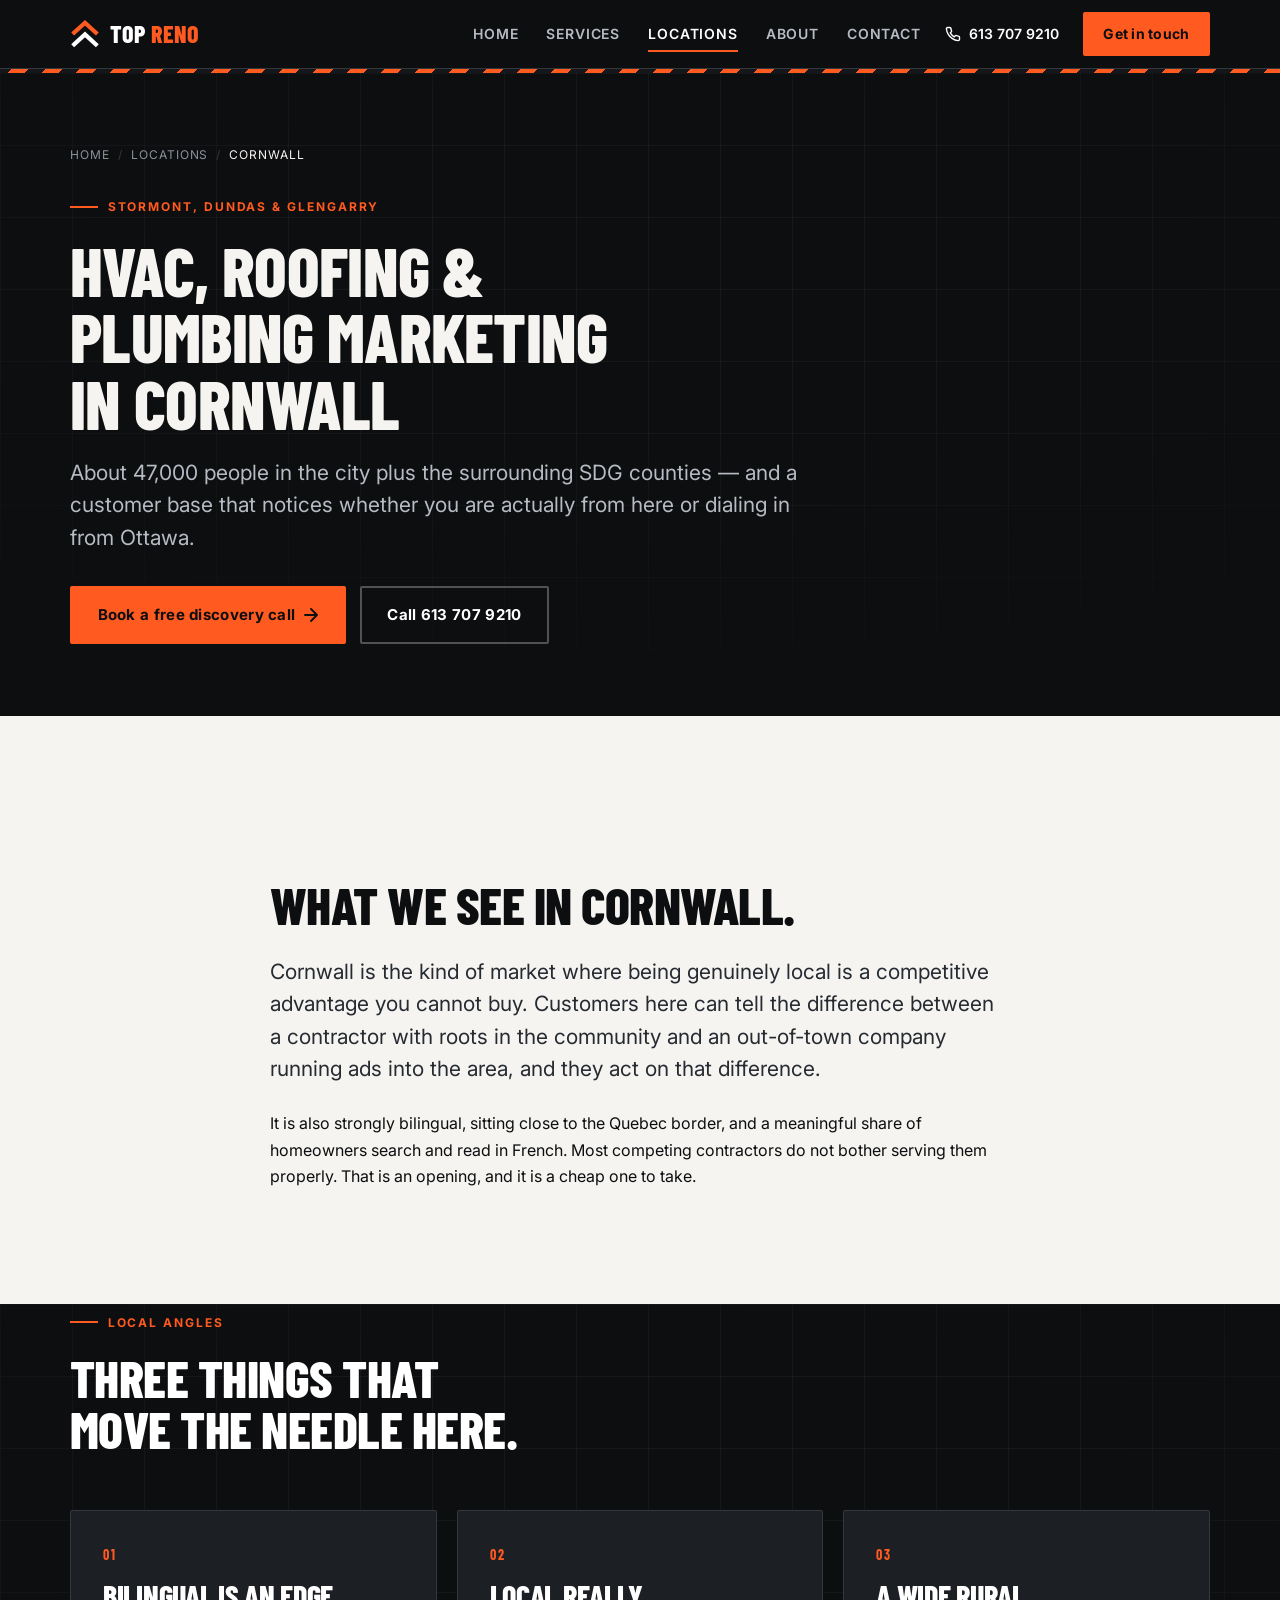
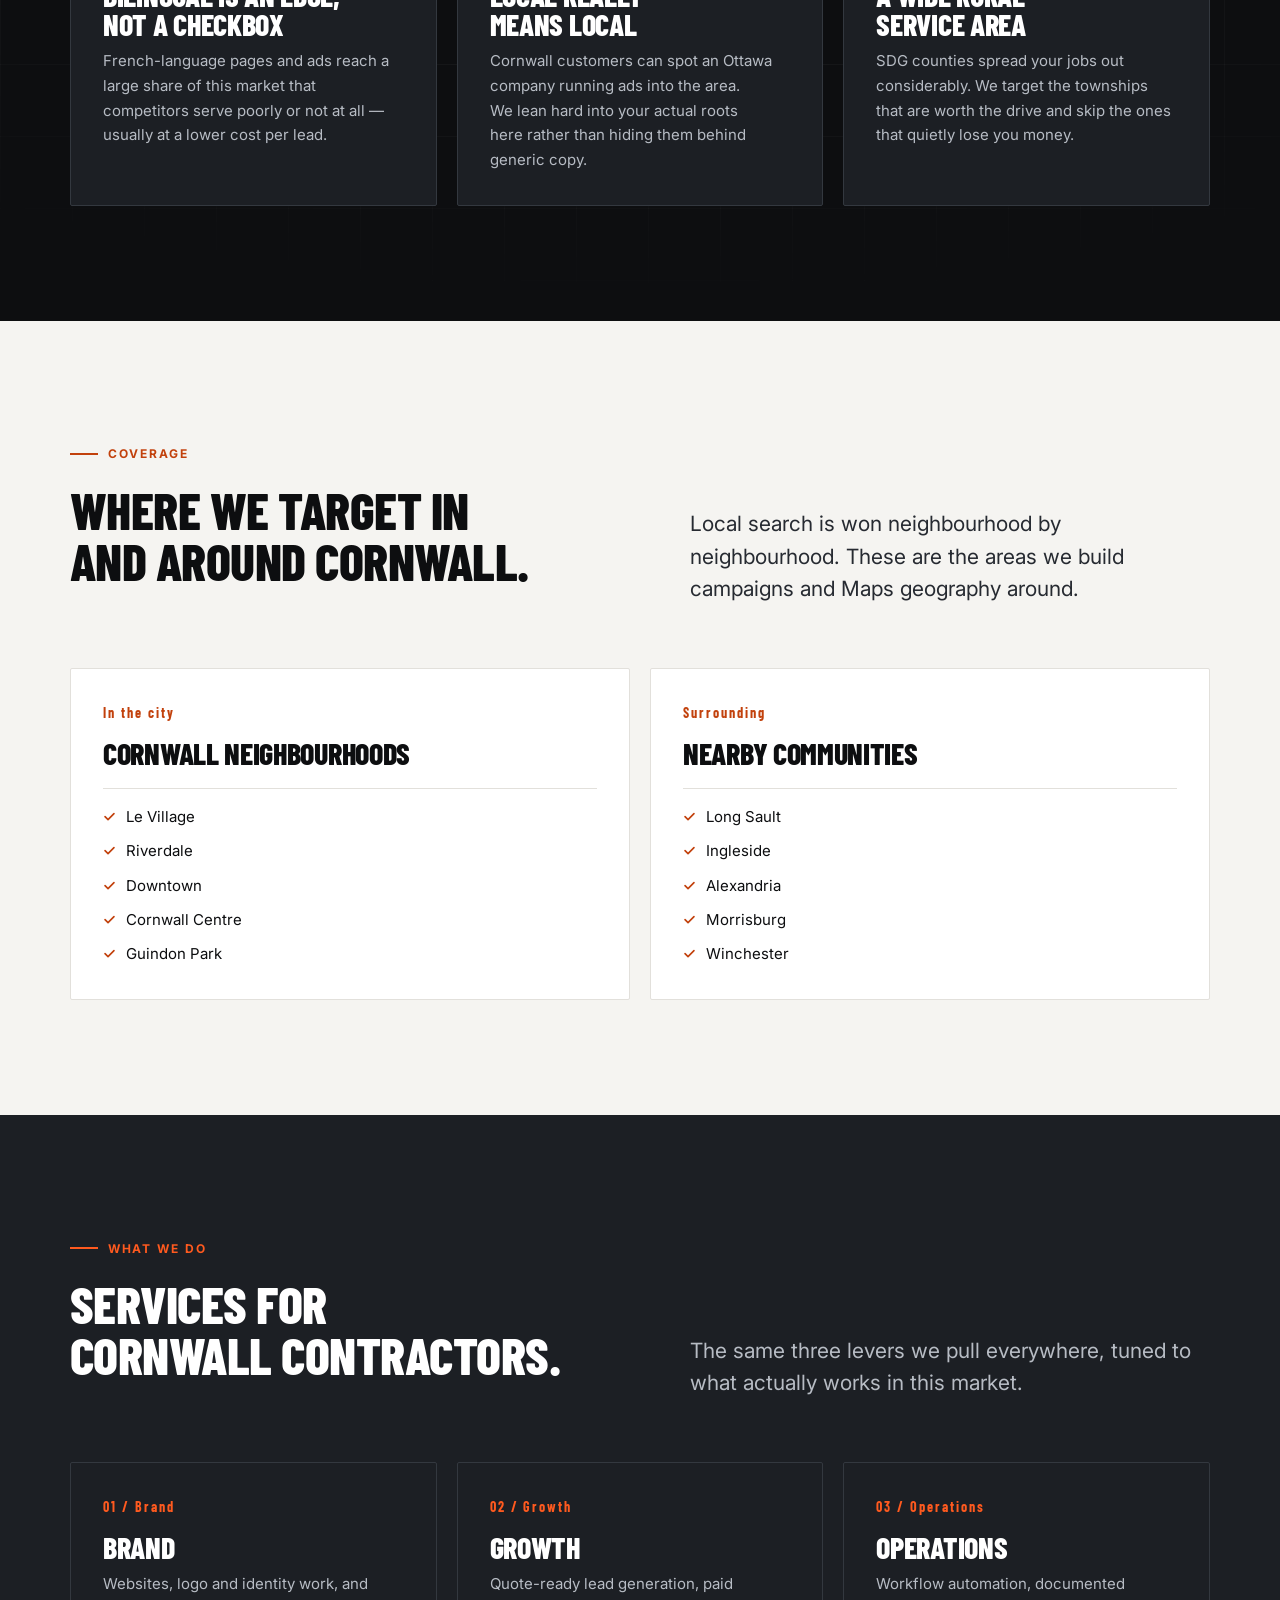
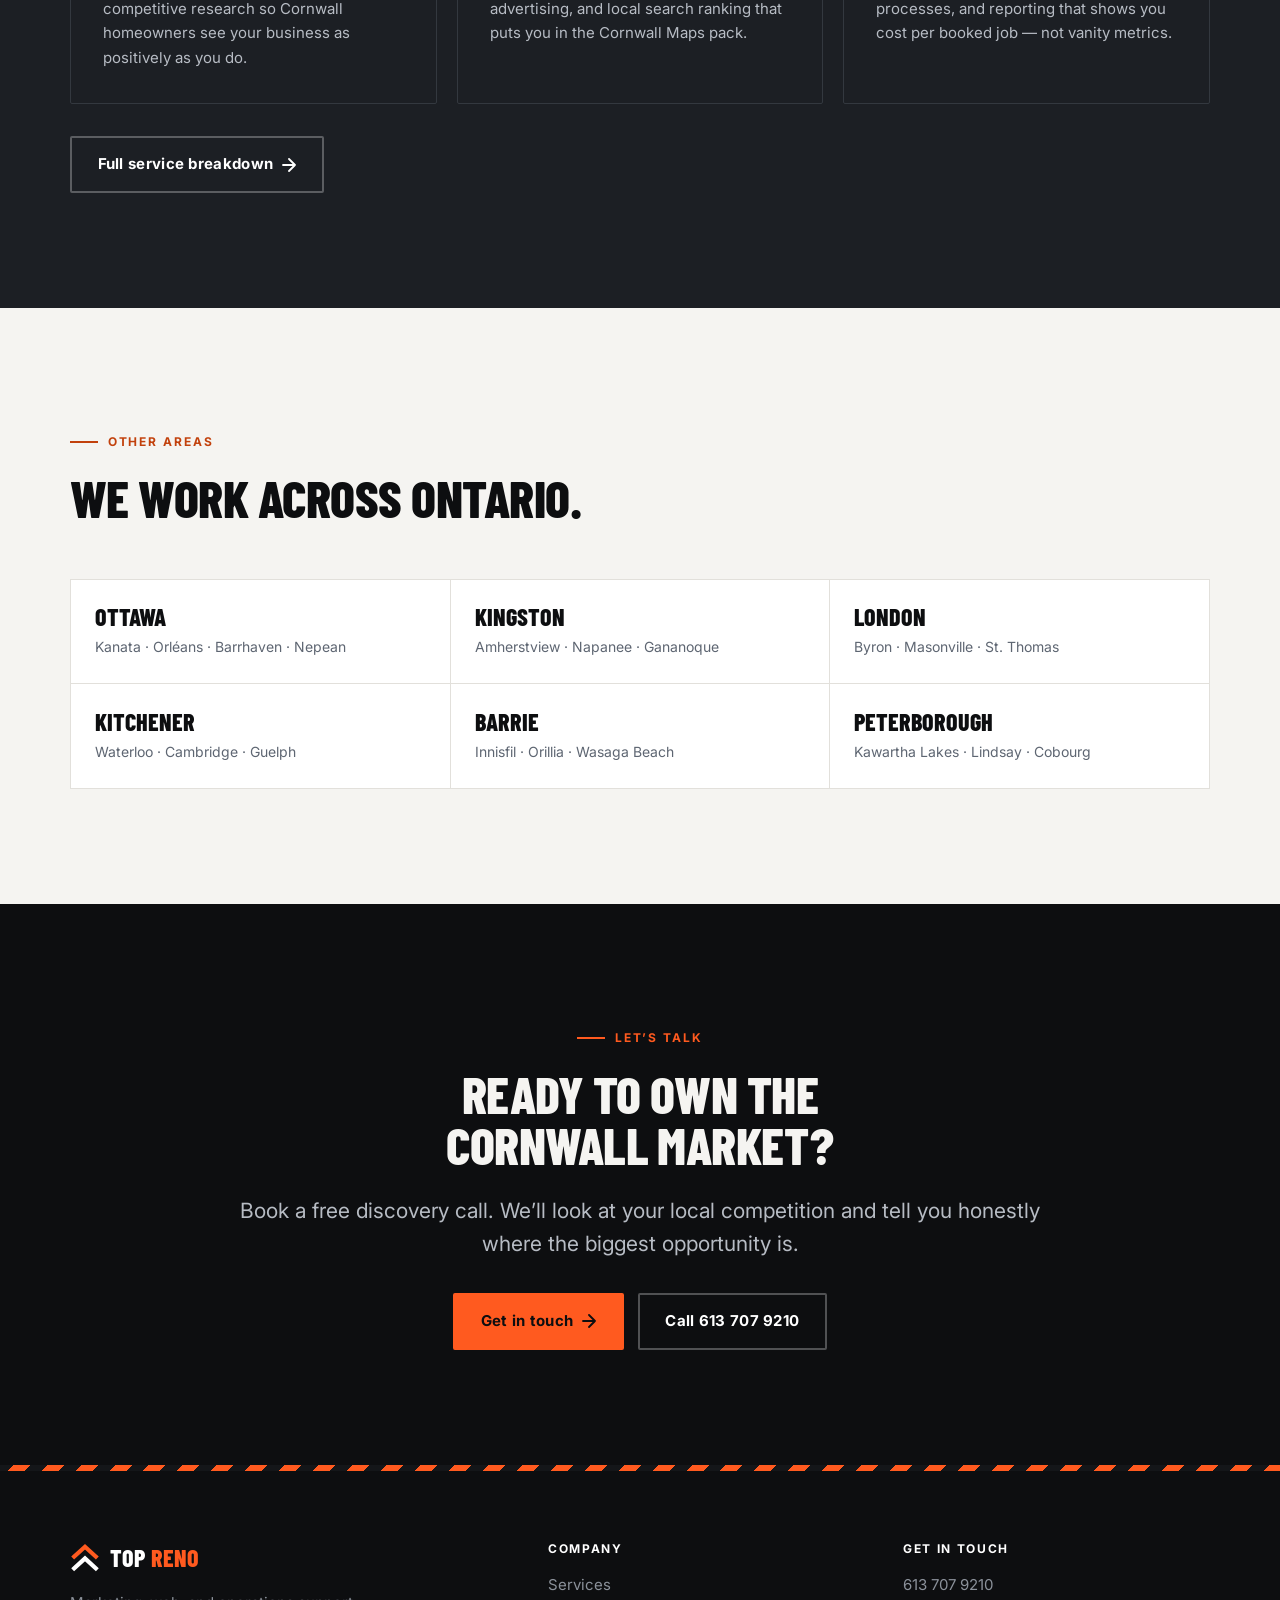
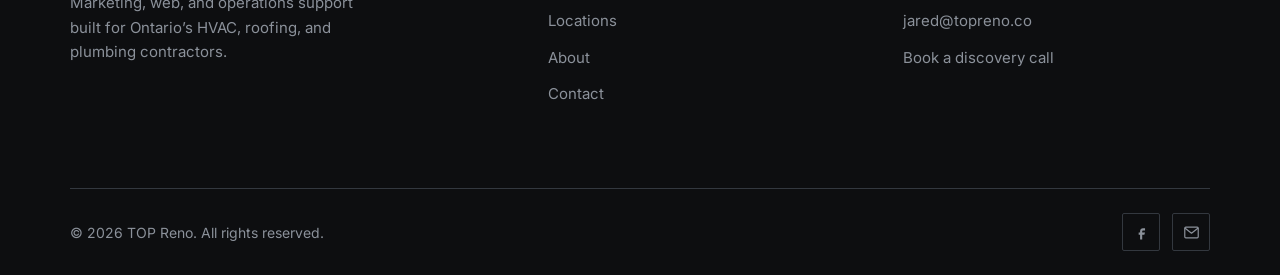
<file: locations/cornwall/index.html>
<!DOCTYPE html>
<html lang="en-CA">
<head>
<meta charset="utf-8">
<meta name="viewport" content="width=device-width, initial-scale=1">

<title>Cornwall HVAC, Roofing &amp; Plumbing Marketing | TOP Reno</title>
<meta name="description" content="Marketing for HVAC, roofing, and plumbing contractors in Cornwall, Ontario. Bilingual local SEO and lead generation across SDG counties and Long Sault.">
<link rel="canonical" href="https://www.topreno.co/locations/cornwall/">
<meta name="robots" content="index, follow, max-image-preview:large, max-snippet:-1">

<meta property="og:type" content="website">
<meta property="og:site_name" content="TOP Reno">
<meta property="og:locale" content="en_CA">
<meta property="og:title" content="Cornwall HVAC, Roofing & Plumbing Marketing">
<meta property="og:description" content="Marketing for HVAC, roofing, and plumbing contractors in Cornwall, Ontario. Bilingual local SEO and lead generation across SDG counties and Long Sault.">
<meta property="og:url" content="https://www.topreno.co/locations/cornwall/">
<meta property="og:image" content="https://www.topreno.co/assets/img/og-image.png">
<meta property="og:image:width" content="1200">
<meta property="og:image:height" content="630">
<meta name="twitter:card" content="summary_large_image">
<meta name="twitter:image" content="https://www.topreno.co/assets/img/og-image.png">

<meta name="theme-color" content="#0D0E10">
<link rel="icon" href="../../assets/img/favicon.svg" type="image/svg+xml">
<link rel="icon" href="../../assets/img/favicon-32.png" sizes="32x32" type="image/png">
<link rel="apple-touch-icon" href="../../assets/img/apple-touch-icon.png">
<link rel="manifest" href="../../site.webmanifest">

<link rel="preconnect" href="https://fonts.googleapis.com">
<link rel="preconnect" href="https://fonts.gstatic.com" crossorigin>
<link rel="stylesheet" href="https://fonts.googleapis.com/css2?family=Barlow+Condensed:wght@600;700;800&family=Inter:wght@400;500;600;700&display=swap">
<link rel="stylesheet" href="../../assets/css/style.css">
<script src="../../assets/js/main.js" defer></script>

<script type="application/ld+json">
{
  "@context": "https://schema.org",
  "@graph": [
    {
      "@type": "BreadcrumbList",
      "itemListElement": [
        { "@type": "ListItem", "position": 1, "name": "Home", "item": "https://www.topreno.co/" },
        { "@type": "ListItem", "position": 2, "name": "Locations", "item": "https://www.topreno.co/locations/" },
        { "@type": "ListItem", "position": 3, "name": "Cornwall", "item": "https://www.topreno.co/locations/cornwall/" }
      ]
    },
    {
      "@type": "ProfessionalService",
      "name": "TOP Reno — Cornwall",
      "description": "Marketing for HVAC, roofing, and plumbing contractors in Cornwall, Ontario. Bilingual local SEO and lead generation across SDG counties and Long Sault.",
      "url": "https://www.topreno.co/locations/cornwall/",
      "email": "jared@topreno.co",
      "telephone": "+1-613-707-9210",
      "image": "https://www.topreno.co/assets/img/og-image.png",
      "parentOrganization": { "@type": "Organization", "name": "TOP Reno", "url": "https://www.topreno.co/" },
      "address": {
        "@type": "PostalAddress",
        "addressLocality": "Cornwall",
        "addressRegion": "ON",
        "addressCountry": "CA"
      },
      "areaServed": [
        { "@type": "City", "name": "Le Village" },
        { "@type": "City", "name": "Riverdale" },
        { "@type": "City", "name": "Downtown" },
        { "@type": "City", "name": "Cornwall Centre" },
        { "@type": "City", "name": "Guindon Park" },
        { "@type": "City", "name": "Long Sault" },
        { "@type": "City", "name": "Ingleside" },
        { "@type": "City", "name": "Alexandria" },
        { "@type": "City", "name": "Morrisburg" },
        { "@type": "City", "name": "Winchester" }
      ],
      "sameAs": ["https://www.facebook.com/share/9Qxds2Kxn3eTgKLA/"]
    }
  ]
}
</script>
</head>
<body>

<a class="skip-link" href="#main">Skip to main content</a>

<header class="site-header">
  <div class="wrap">
    <a class="logo" href="../../" aria-label="TOP Reno — home">
      <svg class="logo-mark" viewBox="0 0 32 32" fill="none" aria-hidden="true" focusable="false">
        <path d="M4.5 14.5 L16 4 L27.5 14.5" stroke="#FF5A1F" stroke-width="4.5" stroke-linecap="square"/>
        <path d="M4.5 27 L16 16.5 L27.5 27" stroke="currentColor" stroke-width="4.5" stroke-linecap="square"/>
      </svg>
      <span class="logo-text">Top<span>&nbsp;Reno</span></span>
    </a>

    <button class="nav-toggle" type="button" aria-expanded="false" aria-controls="site-nav" aria-label="Open menu">
      <span></span><span></span><span></span>
    </button>

    <nav class="site-nav" id="site-nav" aria-label="Main">
      <ul>
        <li><a href="../../">Home</a></li>
        <li><a href="../../services/">Services</a></li>
        <li><a href="../../locations/" aria-current="page">Locations</a></li>
        <li><a href="../../about/">About</a></li>
        <li><a href="../../contact/">Contact</a></li>
      </ul>
      <div class="nav-cta"><a class="btn btn-primary" href="../../contact/">Get in touch</a></div>
      <a class="nav-phone" href="tel:+16137079210">
        <svg width="16" height="16" viewBox="0 0 16 16" fill="none" aria-hidden="true"><path d="M14.5 11.3v2a1.3 1.3 0 0 1-1.5 1.3 13 13 0 0 1-5.6-2 12.8 12.8 0 0 1-4-4 13 13 0 0 1-2-5.6A1.3 1.3 0 0 1 2.7 1.5h2a1.3 1.3 0 0 1 1.3 1.2c.1.6.2 1.3.5 1.9a1.3 1.3 0 0 1-.3 1.4l-.9.8a10.7 10.7 0 0 0 4 4l.8-.9a1.3 1.3 0 0 1 1.4-.3c.6.3 1.2.4 1.9.5a1.3 1.3 0 0 1 1.1 1.2Z" stroke="currentColor" stroke-width="1.4" stroke-linecap="round" stroke-linejoin="round"/></svg>
        613 707 9210
      </a>
    </nav>
  </div>
</header>
<div class="stripe stripe-thin" aria-hidden="true"></div>

<main id="main">

  <section class="page-hero grid-bg">
    <div class="wrap">
      <nav class="breadcrumbs" aria-label="Breadcrumb">
        <ol>
          <li><a href="../../">Home</a></li>
          <li><a href="../../locations/">Locations</a></li>
          <li><span aria-current="page">Cornwall</span></li>
        </ol>
      </nav>
      <p class="eyebrow reveal">Stormont, Dundas &amp; Glengarry</p>
      <h1 class="reveal">HVAC, roofing &amp; plumbing marketing in Cornwall</h1>
      <p class="lead reveal reveal-1">About 47,000 people in the city plus the surrounding SDG counties — and a customer base that notices whether you are actually from here or dialing in from Ottawa.</p>
      <div class="btn-row reveal reveal-2">
        <a class="btn btn-primary" href="../../contact/">Book a free discovery call <svg width="14" height="14" viewBox="0 0 14 14" fill="none" aria-hidden="true"><path d="M1 7h12M7 1l6 6-6 6" stroke="currentColor" stroke-width="1.8" stroke-linecap="round" stroke-linejoin="round"/></svg></a>
        <a class="btn btn-ghost" href="tel:+16137079210">Call 613 707 9210</a>
      </div>
    </div>
  </section>

  <section class="section">
    <div class="wrap wrap-narrow">
      <p class="eyebrow reveal">The Cornwall market</p>
      <h2 class="reveal">What we see in Cornwall.</h2>
      <p class="lead reveal reveal-1">Cornwall is the kind of market where being genuinely local is a competitive advantage you cannot buy. Customers here can tell the difference between a contractor with roots in the community and an out-of-town company running ads into the area, and they act on that difference.</p>
      <p class="reveal reveal-2">It is also strongly bilingual, sitting close to the Quebec border, and a meaningful share of homeowners search and read in French. Most competing contractors do not bother serving them properly. That is an opening, and it is a cheap one to take.</p>
    </div>
  </section>

  <section class="section dark grid-bg" style="padding-top:0;padding-bottom:var(--section)">
    <div class="wrap">
      <div class="section-head">
        <p class="eyebrow reveal">Local angles</p>
        <h2 class="reveal">Three things that move the needle here.</h2>
      </div>
      <div class="card-grid cols-3">
        <article class="card card-dark reveal">
          <span class="card-num">01</span>
          <h3>Bilingual is an edge, not a checkbox</h3>
          <p>French-language pages and ads reach a large share of this market that competitors serve poorly or not at all — usually at a lower cost per lead.</p>
        </article>
<article class="card card-dark reveal reveal-1">
          <span class="card-num">02</span>
          <h3>Local really means local</h3>
          <p>Cornwall customers can spot an Ottawa company running ads into the area. We lean hard into your actual roots here rather than hiding them behind generic copy.</p>
        </article>
<article class="card card-dark reveal reveal-2">
          <span class="card-num">03</span>
          <h3>A wide rural service area</h3>
          <p>SDG counties spread your jobs out considerably. We target the townships that are worth the drive and skip the ones that quietly lose you money.</p>
        </article>
      </div>
    </div>
  </section>

  <section class="section">
    <div class="wrap">
      <div class="head-split">
        <div>
          <p class="eyebrow reveal">Coverage</p>
          <h2 class="reveal">Where we target in and around Cornwall.</h2>
        </div>
        <p class="lead reveal reveal-1">Local search is won neighbourhood by neighbourhood. These are the areas we build campaigns and Maps geography around.</p>
      </div>

      <div class="card-grid cols-2 reveal">
        <div class="card">
          <span class="card-num">In the city</span>
          <h3>Cornwall neighbourhoods</h3>
          <ul class="card-list">
            <li><svg width="13" height="13" viewBox="0 0 16 16" fill="none" aria-hidden="true"><path d="M13.5 4.5 6.2 11.8 2.5 8.1" stroke="currentColor" stroke-width="2" stroke-linecap="round" stroke-linejoin="round"/></svg> Le Village</li>
            <li><svg width="13" height="13" viewBox="0 0 16 16" fill="none" aria-hidden="true"><path d="M13.5 4.5 6.2 11.8 2.5 8.1" stroke="currentColor" stroke-width="2" stroke-linecap="round" stroke-linejoin="round"/></svg> Riverdale</li>
            <li><svg width="13" height="13" viewBox="0 0 16 16" fill="none" aria-hidden="true"><path d="M13.5 4.5 6.2 11.8 2.5 8.1" stroke="currentColor" stroke-width="2" stroke-linecap="round" stroke-linejoin="round"/></svg> Downtown</li>
            <li><svg width="13" height="13" viewBox="0 0 16 16" fill="none" aria-hidden="true"><path d="M13.5 4.5 6.2 11.8 2.5 8.1" stroke="currentColor" stroke-width="2" stroke-linecap="round" stroke-linejoin="round"/></svg> Cornwall Centre</li>
            <li><svg width="13" height="13" viewBox="0 0 16 16" fill="none" aria-hidden="true"><path d="M13.5 4.5 6.2 11.8 2.5 8.1" stroke="currentColor" stroke-width="2" stroke-linecap="round" stroke-linejoin="round"/></svg> Guindon Park</li>
          </ul>
        </div>
        <div class="card">
          <span class="card-num">Surrounding</span>
          <h3>Nearby communities</h3>
          <ul class="card-list">
            <li><svg width="13" height="13" viewBox="0 0 16 16" fill="none" aria-hidden="true"><path d="M13.5 4.5 6.2 11.8 2.5 8.1" stroke="currentColor" stroke-width="2" stroke-linecap="round" stroke-linejoin="round"/></svg> Long Sault</li>
            <li><svg width="13" height="13" viewBox="0 0 16 16" fill="none" aria-hidden="true"><path d="M13.5 4.5 6.2 11.8 2.5 8.1" stroke="currentColor" stroke-width="2" stroke-linecap="round" stroke-linejoin="round"/></svg> Ingleside</li>
            <li><svg width="13" height="13" viewBox="0 0 16 16" fill="none" aria-hidden="true"><path d="M13.5 4.5 6.2 11.8 2.5 8.1" stroke="currentColor" stroke-width="2" stroke-linecap="round" stroke-linejoin="round"/></svg> Alexandria</li>
            <li><svg width="13" height="13" viewBox="0 0 16 16" fill="none" aria-hidden="true"><path d="M13.5 4.5 6.2 11.8 2.5 8.1" stroke="currentColor" stroke-width="2" stroke-linecap="round" stroke-linejoin="round"/></svg> Morrisburg</li>
            <li><svg width="13" height="13" viewBox="0 0 16 16" fill="none" aria-hidden="true"><path d="M13.5 4.5 6.2 11.8 2.5 8.1" stroke="currentColor" stroke-width="2" stroke-linecap="round" stroke-linejoin="round"/></svg> Winchester</li>
          </ul>
        </div>
      </div>
    </div>
  </section>

  <section class="section steel">
    <div class="wrap">
      <div class="head-split">
        <div>
          <p class="eyebrow reveal">What we do</p>
          <h2 class="reveal">Services for Cornwall contractors.</h2>
        </div>
        <p class="lead reveal reveal-1">The same three levers we pull everywhere, tuned to what actually works in this market.</p>
      </div>

      <div class="card-grid cols-3">
        <article class="card card-dark reveal">
          <span class="card-num">01 / Brand</span>
          <h3>Brand</h3>
          <p>Websites, logo and identity work, and competitive research so Cornwall homeowners see your business as positively as you do.</p>
        </article>
        <article class="card card-dark reveal reveal-1">
          <span class="card-num">02 / Growth</span>
          <h3>Growth</h3>
          <p>Quote-ready lead generation, paid advertising, and local search ranking that puts you in the Cornwall Maps pack.</p>
        </article>
        <article class="card card-dark reveal reveal-2">
          <span class="card-num">03 / Operations</span>
          <h3>Operations</h3>
          <p>Workflow automation, documented processes, and reporting that shows you cost per booked job — not vanity metrics.</p>
        </article>
      </div>

      <div class="btn-row reveal">
        <a class="btn btn-ghost" href="../../services/">Full service breakdown <svg width="14" height="14" viewBox="0 0 14 14" fill="none" aria-hidden="true"><path d="M1 7h12M7 1l6 6-6 6" stroke="currentColor" stroke-width="1.8" stroke-linecap="round" stroke-linejoin="round"/></svg></a>
      </div>
    </div>
  </section>

  <section class="section">
    <div class="wrap">
      <div class="section-head">
        <p class="eyebrow reveal">Other areas</p>
        <h2 class="reveal">We work across Ontario.</h2>
      </div>
      <div class="loc-grid reveal">
        <a class="loc" href="../../locations/ottawa/">
          <span class="loc-name">Ottawa <svg width="16" height="16" viewBox="0 0 14 14" fill="none" aria-hidden="true"><path d="M1 7h12M7 1l6 6-6 6" stroke="currentColor" stroke-width="1.8" stroke-linecap="round" stroke-linejoin="round"/></svg></span>
          <p class="loc-sub">Kanata · Orléans · Barrhaven · Nepean</p>
        </a>
        <a class="loc" href="../../locations/kingston/">
          <span class="loc-name">Kingston <svg width="16" height="16" viewBox="0 0 14 14" fill="none" aria-hidden="true"><path d="M1 7h12M7 1l6 6-6 6" stroke="currentColor" stroke-width="1.8" stroke-linecap="round" stroke-linejoin="round"/></svg></span>
          <p class="loc-sub">Amherstview · Napanee · Gananoque</p>
        </a>
        <a class="loc" href="../../locations/london/">
          <span class="loc-name">London <svg width="16" height="16" viewBox="0 0 14 14" fill="none" aria-hidden="true"><path d="M1 7h12M7 1l6 6-6 6" stroke="currentColor" stroke-width="1.8" stroke-linecap="round" stroke-linejoin="round"/></svg></span>
          <p class="loc-sub">Byron · Masonville · St. Thomas</p>
        </a>
        <a class="loc" href="../../locations/kitchener/">
          <span class="loc-name">Kitchener <svg width="16" height="16" viewBox="0 0 14 14" fill="none" aria-hidden="true"><path d="M1 7h12M7 1l6 6-6 6" stroke="currentColor" stroke-width="1.8" stroke-linecap="round" stroke-linejoin="round"/></svg></span>
          <p class="loc-sub">Waterloo · Cambridge · Guelph</p>
        </a>
        <a class="loc" href="../../locations/barrie/">
          <span class="loc-name">Barrie <svg width="16" height="16" viewBox="0 0 14 14" fill="none" aria-hidden="true"><path d="M1 7h12M7 1l6 6-6 6" stroke="currentColor" stroke-width="1.8" stroke-linecap="round" stroke-linejoin="round"/></svg></span>
          <p class="loc-sub">Innisfil · Orillia · Wasaga Beach</p>
        </a>
        <a class="loc" href="../../locations/peterborough/">
          <span class="loc-name">Peterborough <svg width="16" height="16" viewBox="0 0 14 14" fill="none" aria-hidden="true"><path d="M1 7h12M7 1l6 6-6 6" stroke="currentColor" stroke-width="1.8" stroke-linecap="round" stroke-linejoin="round"/></svg></span>
          <p class="loc-sub">Kawartha Lakes · Lindsay · Cobourg</p>
        </a>
      </div>
    </div>
  </section>

  <section class="section cta-band">
    <div class="wrap">
      <p class="eyebrow reveal" style="justify-content:center">Let&rsquo;s talk</p>
      <h2 class="reveal">Ready to own the Cornwall market?</h2>
      <p class="lead reveal reveal-1">Book a free discovery call. We&rsquo;ll look at your local competition and tell you honestly where the biggest opportunity is.</p>
      <div class="btn-row reveal reveal-2">
        <a class="btn btn-primary" href="../../contact/">Get in touch <svg width="14" height="14" viewBox="0 0 14 14" fill="none" aria-hidden="true"><path d="M1 7h12M7 1l6 6-6 6" stroke="currentColor" stroke-width="1.8" stroke-linecap="round" stroke-linejoin="round"/></svg></a>
        <a class="btn btn-ghost" href="tel:+16137079210">Call 613 707 9210</a>
      </div>
    </div>
  </section>

</main>

<footer class="site-footer">
  <div class="stripe" aria-hidden="true"></div>
  <div class="wrap">
    <div class="footer-top">
      <div class="footer-brand">
        <a class="logo" href="../../" aria-label="TOP Reno — home">
          <svg class="logo-mark" viewBox="0 0 32 32" fill="none" aria-hidden="true" focusable="false">
            <path d="M4.5 14.5 L16 4 L27.5 14.5" stroke="#FF5A1F" stroke-width="4.5" stroke-linecap="square"/>
            <path d="M4.5 27 L16 16.5 L27.5 27" stroke="currentColor" stroke-width="4.5" stroke-linecap="square"/>
          </svg>
          <span class="logo-text">Top<span>&nbsp;Reno</span></span>
        </a>
        <p>Marketing, web, and operations support built for Ontario&rsquo;s HVAC, roofing, and plumbing contractors.</p>
      </div>

      <div class="footer-col">
        <h4>Company</h4>
        <ul>
          <li><a href="../../services/">Services</a></li>
          <li><a href="../../locations/">Locations</a></li>
          <li><a href="../../about/">About</a></li>
          <li><a href="../../contact/">Contact</a></li>
        </ul>
      </div>

      <div class="footer-col">
        <h4>Get in touch</h4>
        <ul>
          <li><a href="tel:+16137079210">613 707 9210</a></li>
          <li><a href="mailto:jared@topreno.co">jared@topreno.co</a></li>
          <li><a href="../../contact/">Book a discovery call</a></li>
        </ul>
      </div>
    </div>

    <div class="footer-bottom">
      <span>&copy; <span id="year">2026</span> TOP Reno. All rights reserved.</span>
      <div class="footer-social">
        <a href="https://www.facebook.com/share/9Qxds2Kxn3eTgKLA/" target="_blank" rel="noopener noreferrer" aria-label="TOP Reno on Facebook">
          <svg width="17" height="17" viewBox="0 0 24 24" fill="currentColor" aria-hidden="true"><path d="M14 9h3V6h-3c-2.2 0-4 1.8-4 4v2H8v3h2v7h3v-7h3l1-3h-4v-2c0-.6.4-1 1-1Z"/></svg>
        </a>
        <a href="mailto:jared@topreno.co" aria-label="Email TOP Reno">
          <svg width="17" height="17" viewBox="0 0 24 24" fill="none" aria-hidden="true"><rect x="2.5" y="4.5" width="19" height="15" rx="1.5" stroke="currentColor" stroke-width="1.7"/><path d="m3 6 9 7 9-7" stroke="currentColor" stroke-width="1.7" stroke-linecap="round" stroke-linejoin="round"/></svg>
        </a>
      </div>
    </div>
  </div>
</footer>

<script>document.getElementById('year').textContent = new Date().getFullYear();</script>
</body>
</html>
</file>
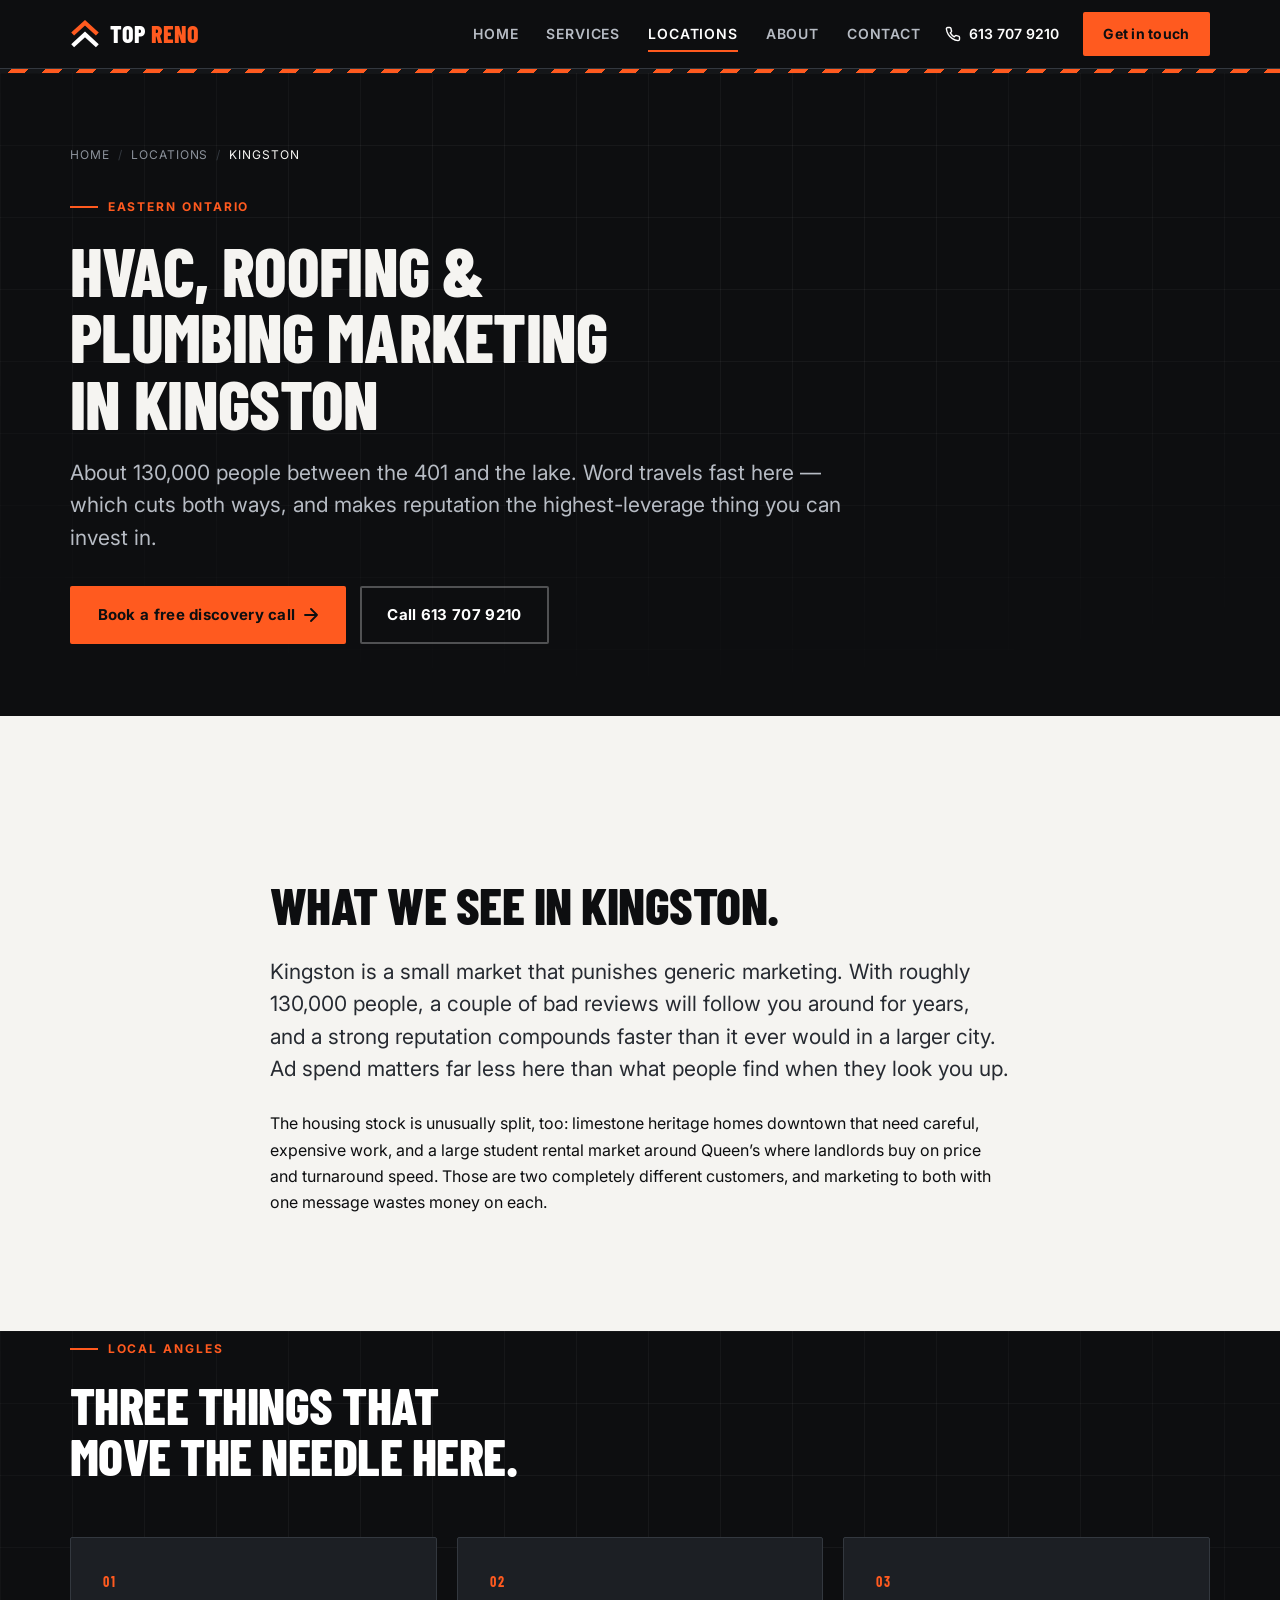
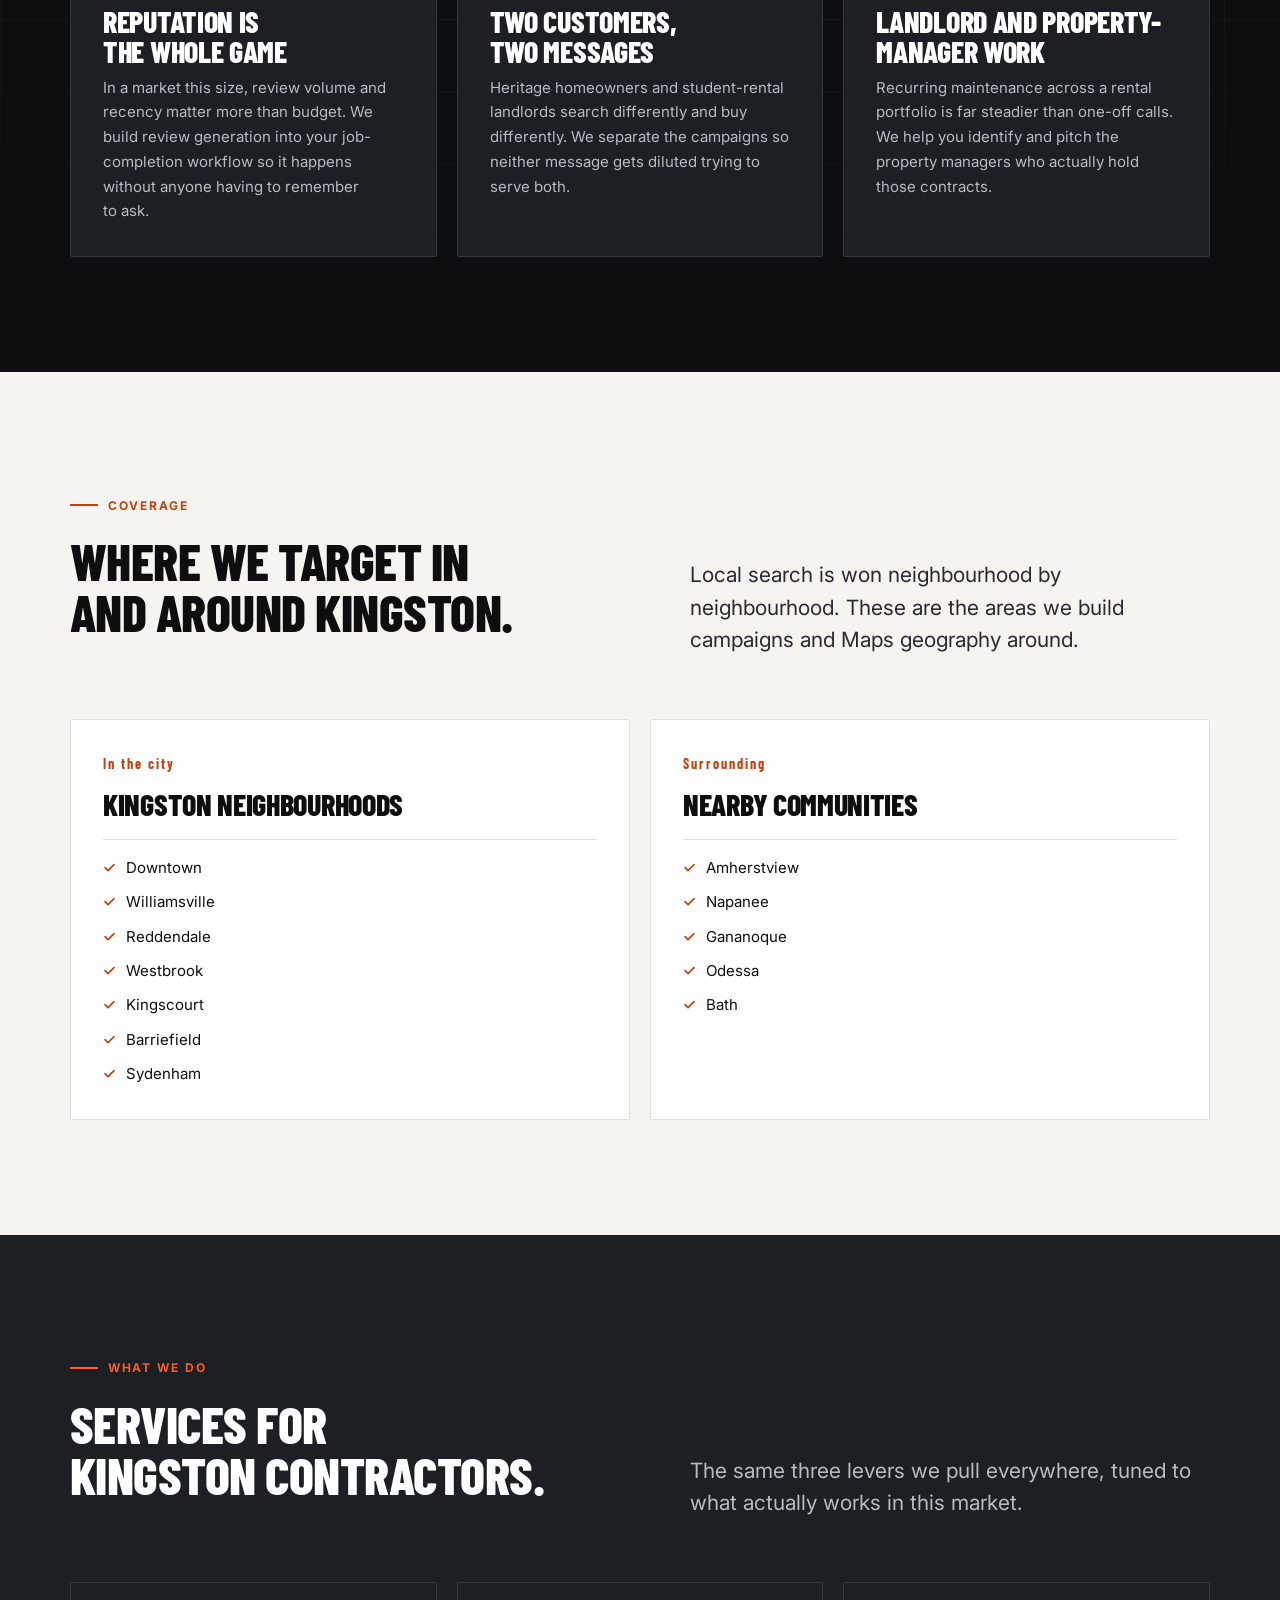
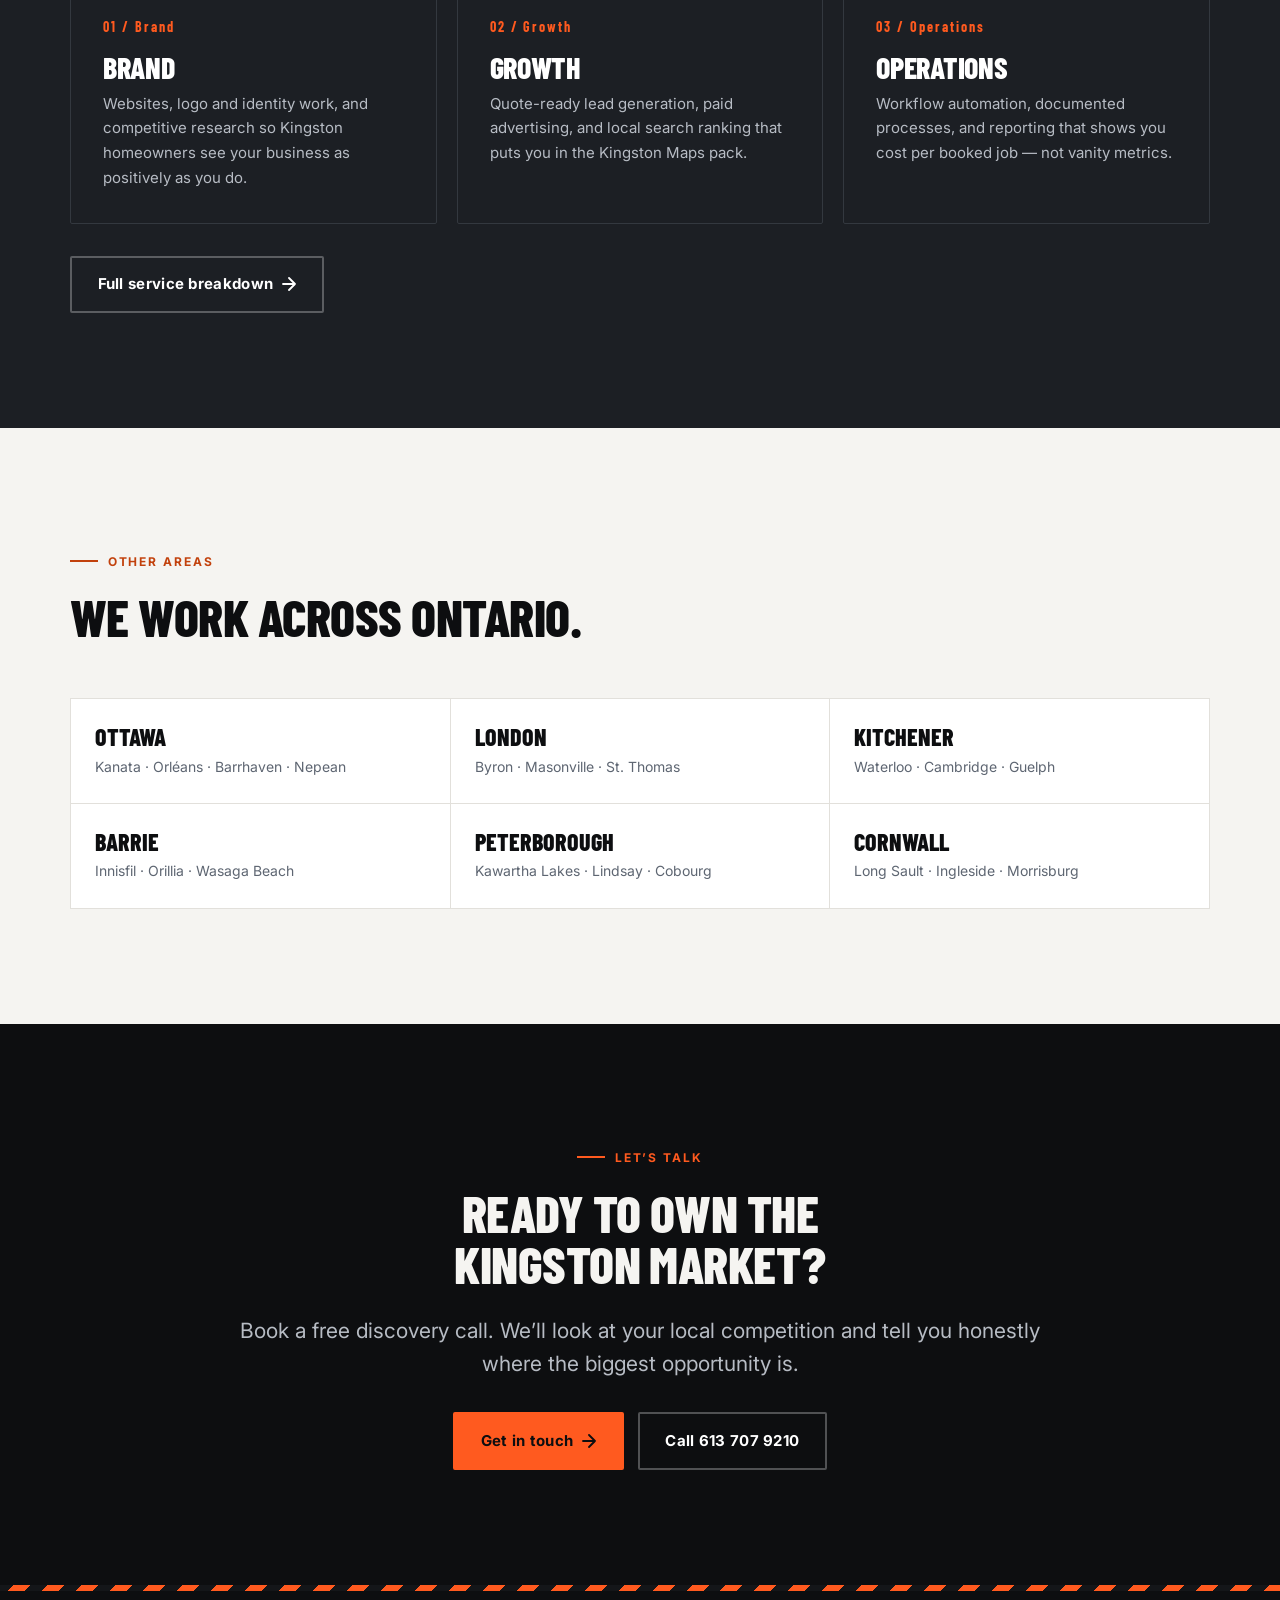
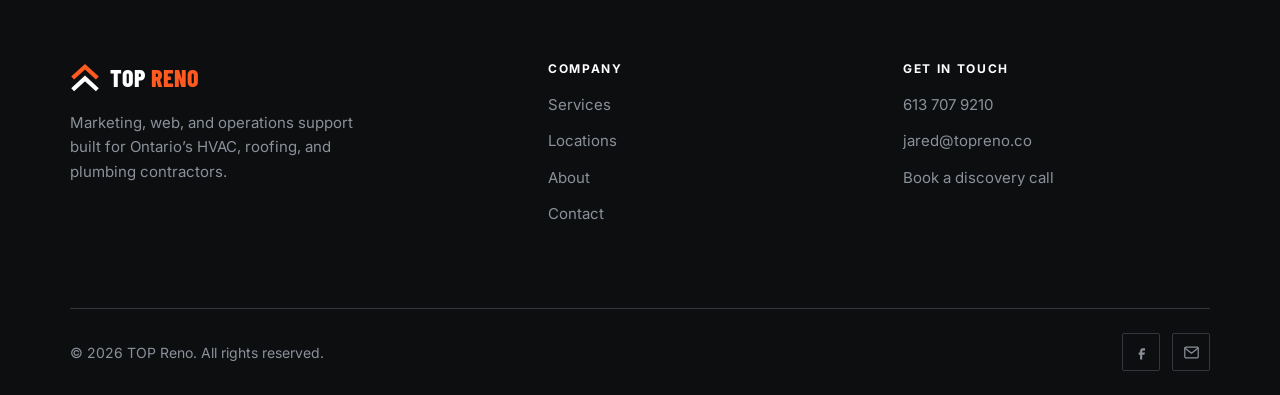
<file: locations/kingston/index.html>
<!DOCTYPE html>
<html lang="en-CA">
<head>
<meta charset="utf-8">
<meta name="viewport" content="width=device-width, initial-scale=1">

<title>Kingston HVAC, Roofing &amp; Plumbing Marketing | TOP Reno</title>
<meta name="description" content="Marketing for HVAC, roofing, and plumbing contractors in Kingston, Ontario. Review generation, local SEO, and websites serving Amherstview and Napanee.">
<link rel="canonical" href="https://www.topreno.co/locations/kingston/">
<meta name="robots" content="index, follow, max-image-preview:large, max-snippet:-1">

<meta property="og:type" content="website">
<meta property="og:site_name" content="TOP Reno">
<meta property="og:locale" content="en_CA">
<meta property="og:title" content="Kingston HVAC, Roofing & Plumbing Marketing">
<meta property="og:description" content="Marketing for HVAC, roofing, and plumbing contractors in Kingston, Ontario. Review generation, local SEO, and websites serving Amherstview and Napanee.">
<meta property="og:url" content="https://www.topreno.co/locations/kingston/">
<meta property="og:image" content="https://www.topreno.co/assets/img/og-image.png">
<meta property="og:image:width" content="1200">
<meta property="og:image:height" content="630">
<meta name="twitter:card" content="summary_large_image">
<meta name="twitter:image" content="https://www.topreno.co/assets/img/og-image.png">

<meta name="theme-color" content="#0D0E10">
<link rel="icon" href="../../assets/img/favicon.svg" type="image/svg+xml">
<link rel="icon" href="../../assets/img/favicon-32.png" sizes="32x32" type="image/png">
<link rel="apple-touch-icon" href="../../assets/img/apple-touch-icon.png">
<link rel="manifest" href="../../site.webmanifest">

<link rel="preconnect" href="https://fonts.googleapis.com">
<link rel="preconnect" href="https://fonts.gstatic.com" crossorigin>
<link rel="stylesheet" href="https://fonts.googleapis.com/css2?family=Barlow+Condensed:wght@600;700;800&family=Inter:wght@400;500;600;700&display=swap">
<link rel="stylesheet" href="../../assets/css/style.css">
<script src="../../assets/js/main.js" defer></script>

<script type="application/ld+json">
{
  "@context": "https://schema.org",
  "@graph": [
    {
      "@type": "BreadcrumbList",
      "itemListElement": [
        { "@type": "ListItem", "position": 1, "name": "Home", "item": "https://www.topreno.co/" },
        { "@type": "ListItem", "position": 2, "name": "Locations", "item": "https://www.topreno.co/locations/" },
        { "@type": "ListItem", "position": 3, "name": "Kingston", "item": "https://www.topreno.co/locations/kingston/" }
      ]
    },
    {
      "@type": "ProfessionalService",
      "name": "TOP Reno — Kingston",
      "description": "Marketing for HVAC, roofing, and plumbing contractors in Kingston, Ontario. Review generation, local SEO, and websites serving Amherstview and Napanee.",
      "url": "https://www.topreno.co/locations/kingston/",
      "email": "jared@topreno.co",
      "telephone": "+1-613-707-9210",
      "image": "https://www.topreno.co/assets/img/og-image.png",
      "parentOrganization": { "@type": "Organization", "name": "TOP Reno", "url": "https://www.topreno.co/" },
      "address": {
        "@type": "PostalAddress",
        "addressLocality": "Kingston",
        "addressRegion": "ON",
        "addressCountry": "CA"
      },
      "areaServed": [
        { "@type": "City", "name": "Downtown" },
        { "@type": "City", "name": "Williamsville" },
        { "@type": "City", "name": "Reddendale" },
        { "@type": "City", "name": "Westbrook" },
        { "@type": "City", "name": "Kingscourt" },
        { "@type": "City", "name": "Barriefield" },
        { "@type": "City", "name": "Sydenham" },
        { "@type": "City", "name": "Amherstview" },
        { "@type": "City", "name": "Napanee" },
        { "@type": "City", "name": "Gananoque" },
        { "@type": "City", "name": "Odessa" },
        { "@type": "City", "name": "Bath" }
      ],
      "sameAs": ["https://www.facebook.com/share/9Qxds2Kxn3eTgKLA/"]
    }
  ]
}
</script>
</head>
<body>

<a class="skip-link" href="#main">Skip to main content</a>

<header class="site-header">
  <div class="wrap">
    <a class="logo" href="../../" aria-label="TOP Reno — home">
      <svg class="logo-mark" viewBox="0 0 32 32" fill="none" aria-hidden="true" focusable="false">
        <path d="M4.5 14.5 L16 4 L27.5 14.5" stroke="#FF5A1F" stroke-width="4.5" stroke-linecap="square"/>
        <path d="M4.5 27 L16 16.5 L27.5 27" stroke="currentColor" stroke-width="4.5" stroke-linecap="square"/>
      </svg>
      <span class="logo-text">Top<span>&nbsp;Reno</span></span>
    </a>

    <button class="nav-toggle" type="button" aria-expanded="false" aria-controls="site-nav" aria-label="Open menu">
      <span></span><span></span><span></span>
    </button>

    <nav class="site-nav" id="site-nav" aria-label="Main">
      <ul>
        <li><a href="../../">Home</a></li>
        <li><a href="../../services/">Services</a></li>
        <li><a href="../../locations/" aria-current="page">Locations</a></li>
        <li><a href="../../about/">About</a></li>
        <li><a href="../../contact/">Contact</a></li>
      </ul>
      <div class="nav-cta"><a class="btn btn-primary" href="../../contact/">Get in touch</a></div>
      <a class="nav-phone" href="tel:+16137079210">
        <svg width="16" height="16" viewBox="0 0 16 16" fill="none" aria-hidden="true"><path d="M14.5 11.3v2a1.3 1.3 0 0 1-1.5 1.3 13 13 0 0 1-5.6-2 12.8 12.8 0 0 1-4-4 13 13 0 0 1-2-5.6A1.3 1.3 0 0 1 2.7 1.5h2a1.3 1.3 0 0 1 1.3 1.2c.1.6.2 1.3.5 1.9a1.3 1.3 0 0 1-.3 1.4l-.9.8a10.7 10.7 0 0 0 4 4l.8-.9a1.3 1.3 0 0 1 1.4-.3c.6.3 1.2.4 1.9.5a1.3 1.3 0 0 1 1.1 1.2Z" stroke="currentColor" stroke-width="1.4" stroke-linecap="round" stroke-linejoin="round"/></svg>
        613 707 9210
      </a>
    </nav>
  </div>
</header>
<div class="stripe stripe-thin" aria-hidden="true"></div>

<main id="main">

  <section class="page-hero grid-bg">
    <div class="wrap">
      <nav class="breadcrumbs" aria-label="Breadcrumb">
        <ol>
          <li><a href="../../">Home</a></li>
          <li><a href="../../locations/">Locations</a></li>
          <li><span aria-current="page">Kingston</span></li>
        </ol>
      </nav>
      <p class="eyebrow reveal">Eastern Ontario</p>
      <h1 class="reveal">HVAC, roofing &amp; plumbing marketing in Kingston</h1>
      <p class="lead reveal reveal-1">About 130,000 people between the 401 and the lake. Word travels fast here — which cuts both ways, and makes reputation the highest-leverage thing you can invest in.</p>
      <div class="btn-row reveal reveal-2">
        <a class="btn btn-primary" href="../../contact/">Book a free discovery call <svg width="14" height="14" viewBox="0 0 14 14" fill="none" aria-hidden="true"><path d="M1 7h12M7 1l6 6-6 6" stroke="currentColor" stroke-width="1.8" stroke-linecap="round" stroke-linejoin="round"/></svg></a>
        <a class="btn btn-ghost" href="tel:+16137079210">Call 613 707 9210</a>
      </div>
    </div>
  </section>

  <section class="section">
    <div class="wrap wrap-narrow">
      <p class="eyebrow reveal">The Kingston market</p>
      <h2 class="reveal">What we see in Kingston.</h2>
      <p class="lead reveal reveal-1">Kingston is a small market that punishes generic marketing. With roughly 130,000 people, a couple of bad reviews will follow you around for years, and a strong reputation compounds faster than it ever would in a larger city. Ad spend matters far less here than what people find when they look you up.</p>
      <p class="reveal reveal-2">The housing stock is unusually split, too: limestone heritage homes downtown that need careful, expensive work, and a large student rental market around Queen&rsquo;s where landlords buy on price and turnaround speed. Those are two completely different customers, and marketing to both with one message wastes money on each.</p>
    </div>
  </section>

  <section class="section dark grid-bg" style="padding-top:0;padding-bottom:var(--section)">
    <div class="wrap">
      <div class="section-head">
        <p class="eyebrow reveal">Local angles</p>
        <h2 class="reveal">Three things that move the needle here.</h2>
      </div>
      <div class="card-grid cols-3">
        <article class="card card-dark reveal">
          <span class="card-num">01</span>
          <h3>Reputation is the whole game</h3>
          <p>In a market this size, review volume and recency matter more than budget. We build review generation into your job-completion workflow so it happens without anyone having to remember to ask.</p>
        </article>
<article class="card card-dark reveal reveal-1">
          <span class="card-num">02</span>
          <h3>Two customers, two messages</h3>
          <p>Heritage homeowners and student-rental landlords search differently and buy differently. We separate the campaigns so neither message gets diluted trying to serve both.</p>
        </article>
<article class="card card-dark reveal reveal-2">
          <span class="card-num">03</span>
          <h3>Landlord and property-manager work</h3>
          <p>Recurring maintenance across a rental portfolio is far steadier than one-off calls. We help you identify and pitch the property managers who actually hold those contracts.</p>
        </article>
      </div>
    </div>
  </section>

  <section class="section">
    <div class="wrap">
      <div class="head-split">
        <div>
          <p class="eyebrow reveal">Coverage</p>
          <h2 class="reveal">Where we target in and around Kingston.</h2>
        </div>
        <p class="lead reveal reveal-1">Local search is won neighbourhood by neighbourhood. These are the areas we build campaigns and Maps geography around.</p>
      </div>

      <div class="card-grid cols-2 reveal">
        <div class="card">
          <span class="card-num">In the city</span>
          <h3>Kingston neighbourhoods</h3>
          <ul class="card-list">
            <li><svg width="13" height="13" viewBox="0 0 16 16" fill="none" aria-hidden="true"><path d="M13.5 4.5 6.2 11.8 2.5 8.1" stroke="currentColor" stroke-width="2" stroke-linecap="round" stroke-linejoin="round"/></svg> Downtown</li>
            <li><svg width="13" height="13" viewBox="0 0 16 16" fill="none" aria-hidden="true"><path d="M13.5 4.5 6.2 11.8 2.5 8.1" stroke="currentColor" stroke-width="2" stroke-linecap="round" stroke-linejoin="round"/></svg> Williamsville</li>
            <li><svg width="13" height="13" viewBox="0 0 16 16" fill="none" aria-hidden="true"><path d="M13.5 4.5 6.2 11.8 2.5 8.1" stroke="currentColor" stroke-width="2" stroke-linecap="round" stroke-linejoin="round"/></svg> Reddendale</li>
            <li><svg width="13" height="13" viewBox="0 0 16 16" fill="none" aria-hidden="true"><path d="M13.5 4.5 6.2 11.8 2.5 8.1" stroke="currentColor" stroke-width="2" stroke-linecap="round" stroke-linejoin="round"/></svg> Westbrook</li>
            <li><svg width="13" height="13" viewBox="0 0 16 16" fill="none" aria-hidden="true"><path d="M13.5 4.5 6.2 11.8 2.5 8.1" stroke="currentColor" stroke-width="2" stroke-linecap="round" stroke-linejoin="round"/></svg> Kingscourt</li>
            <li><svg width="13" height="13" viewBox="0 0 16 16" fill="none" aria-hidden="true"><path d="M13.5 4.5 6.2 11.8 2.5 8.1" stroke="currentColor" stroke-width="2" stroke-linecap="round" stroke-linejoin="round"/></svg> Barriefield</li>
            <li><svg width="13" height="13" viewBox="0 0 16 16" fill="none" aria-hidden="true"><path d="M13.5 4.5 6.2 11.8 2.5 8.1" stroke="currentColor" stroke-width="2" stroke-linecap="round" stroke-linejoin="round"/></svg> Sydenham</li>
          </ul>
        </div>
        <div class="card">
          <span class="card-num">Surrounding</span>
          <h3>Nearby communities</h3>
          <ul class="card-list">
            <li><svg width="13" height="13" viewBox="0 0 16 16" fill="none" aria-hidden="true"><path d="M13.5 4.5 6.2 11.8 2.5 8.1" stroke="currentColor" stroke-width="2" stroke-linecap="round" stroke-linejoin="round"/></svg> Amherstview</li>
            <li><svg width="13" height="13" viewBox="0 0 16 16" fill="none" aria-hidden="true"><path d="M13.5 4.5 6.2 11.8 2.5 8.1" stroke="currentColor" stroke-width="2" stroke-linecap="round" stroke-linejoin="round"/></svg> Napanee</li>
            <li><svg width="13" height="13" viewBox="0 0 16 16" fill="none" aria-hidden="true"><path d="M13.5 4.5 6.2 11.8 2.5 8.1" stroke="currentColor" stroke-width="2" stroke-linecap="round" stroke-linejoin="round"/></svg> Gananoque</li>
            <li><svg width="13" height="13" viewBox="0 0 16 16" fill="none" aria-hidden="true"><path d="M13.5 4.5 6.2 11.8 2.5 8.1" stroke="currentColor" stroke-width="2" stroke-linecap="round" stroke-linejoin="round"/></svg> Odessa</li>
            <li><svg width="13" height="13" viewBox="0 0 16 16" fill="none" aria-hidden="true"><path d="M13.5 4.5 6.2 11.8 2.5 8.1" stroke="currentColor" stroke-width="2" stroke-linecap="round" stroke-linejoin="round"/></svg> Bath</li>
          </ul>
        </div>
      </div>
    </div>
  </section>

  <section class="section steel">
    <div class="wrap">
      <div class="head-split">
        <div>
          <p class="eyebrow reveal">What we do</p>
          <h2 class="reveal">Services for Kingston contractors.</h2>
        </div>
        <p class="lead reveal reveal-1">The same three levers we pull everywhere, tuned to what actually works in this market.</p>
      </div>

      <div class="card-grid cols-3">
        <article class="card card-dark reveal">
          <span class="card-num">01 / Brand</span>
          <h3>Brand</h3>
          <p>Websites, logo and identity work, and competitive research so Kingston homeowners see your business as positively as you do.</p>
        </article>
        <article class="card card-dark reveal reveal-1">
          <span class="card-num">02 / Growth</span>
          <h3>Growth</h3>
          <p>Quote-ready lead generation, paid advertising, and local search ranking that puts you in the Kingston Maps pack.</p>
        </article>
        <article class="card card-dark reveal reveal-2">
          <span class="card-num">03 / Operations</span>
          <h3>Operations</h3>
          <p>Workflow automation, documented processes, and reporting that shows you cost per booked job — not vanity metrics.</p>
        </article>
      </div>

      <div class="btn-row reveal">
        <a class="btn btn-ghost" href="../../services/">Full service breakdown <svg width="14" height="14" viewBox="0 0 14 14" fill="none" aria-hidden="true"><path d="M1 7h12M7 1l6 6-6 6" stroke="currentColor" stroke-width="1.8" stroke-linecap="round" stroke-linejoin="round"/></svg></a>
      </div>
    </div>
  </section>

  <section class="section">
    <div class="wrap">
      <div class="section-head">
        <p class="eyebrow reveal">Other areas</p>
        <h2 class="reveal">We work across Ontario.</h2>
      </div>
      <div class="loc-grid reveal">
        <a class="loc" href="../../locations/ottawa/">
          <span class="loc-name">Ottawa <svg width="16" height="16" viewBox="0 0 14 14" fill="none" aria-hidden="true"><path d="M1 7h12M7 1l6 6-6 6" stroke="currentColor" stroke-width="1.8" stroke-linecap="round" stroke-linejoin="round"/></svg></span>
          <p class="loc-sub">Kanata · Orléans · Barrhaven · Nepean</p>
        </a>
        <a class="loc" href="../../locations/london/">
          <span class="loc-name">London <svg width="16" height="16" viewBox="0 0 14 14" fill="none" aria-hidden="true"><path d="M1 7h12M7 1l6 6-6 6" stroke="currentColor" stroke-width="1.8" stroke-linecap="round" stroke-linejoin="round"/></svg></span>
          <p class="loc-sub">Byron · Masonville · St. Thomas</p>
        </a>
        <a class="loc" href="../../locations/kitchener/">
          <span class="loc-name">Kitchener <svg width="16" height="16" viewBox="0 0 14 14" fill="none" aria-hidden="true"><path d="M1 7h12M7 1l6 6-6 6" stroke="currentColor" stroke-width="1.8" stroke-linecap="round" stroke-linejoin="round"/></svg></span>
          <p class="loc-sub">Waterloo · Cambridge · Guelph</p>
        </a>
        <a class="loc" href="../../locations/barrie/">
          <span class="loc-name">Barrie <svg width="16" height="16" viewBox="0 0 14 14" fill="none" aria-hidden="true"><path d="M1 7h12M7 1l6 6-6 6" stroke="currentColor" stroke-width="1.8" stroke-linecap="round" stroke-linejoin="round"/></svg></span>
          <p class="loc-sub">Innisfil · Orillia · Wasaga Beach</p>
        </a>
        <a class="loc" href="../../locations/peterborough/">
          <span class="loc-name">Peterborough <svg width="16" height="16" viewBox="0 0 14 14" fill="none" aria-hidden="true"><path d="M1 7h12M7 1l6 6-6 6" stroke="currentColor" stroke-width="1.8" stroke-linecap="round" stroke-linejoin="round"/></svg></span>
          <p class="loc-sub">Kawartha Lakes · Lindsay · Cobourg</p>
        </a>
        <a class="loc" href="../../locations/cornwall/">
          <span class="loc-name">Cornwall <svg width="16" height="16" viewBox="0 0 14 14" fill="none" aria-hidden="true"><path d="M1 7h12M7 1l6 6-6 6" stroke="currentColor" stroke-width="1.8" stroke-linecap="round" stroke-linejoin="round"/></svg></span>
          <p class="loc-sub">Long Sault · Ingleside · Morrisburg</p>
        </a>
      </div>
    </div>
  </section>

  <section class="section cta-band">
    <div class="wrap">
      <p class="eyebrow reveal" style="justify-content:center">Let&rsquo;s talk</p>
      <h2 class="reveal">Ready to own the Kingston market?</h2>
      <p class="lead reveal reveal-1">Book a free discovery call. We&rsquo;ll look at your local competition and tell you honestly where the biggest opportunity is.</p>
      <div class="btn-row reveal reveal-2">
        <a class="btn btn-primary" href="../../contact/">Get in touch <svg width="14" height="14" viewBox="0 0 14 14" fill="none" aria-hidden="true"><path d="M1 7h12M7 1l6 6-6 6" stroke="currentColor" stroke-width="1.8" stroke-linecap="round" stroke-linejoin="round"/></svg></a>
        <a class="btn btn-ghost" href="tel:+16137079210">Call 613 707 9210</a>
      </div>
    </div>
  </section>

</main>

<footer class="site-footer">
  <div class="stripe" aria-hidden="true"></div>
  <div class="wrap">
    <div class="footer-top">
      <div class="footer-brand">
        <a class="logo" href="../../" aria-label="TOP Reno — home">
          <svg class="logo-mark" viewBox="0 0 32 32" fill="none" aria-hidden="true" focusable="false">
            <path d="M4.5 14.5 L16 4 L27.5 14.5" stroke="#FF5A1F" stroke-width="4.5" stroke-linecap="square"/>
            <path d="M4.5 27 L16 16.5 L27.5 27" stroke="currentColor" stroke-width="4.5" stroke-linecap="square"/>
          </svg>
          <span class="logo-text">Top<span>&nbsp;Reno</span></span>
        </a>
        <p>Marketing, web, and operations support built for Ontario&rsquo;s HVAC, roofing, and plumbing contractors.</p>
      </div>

      <div class="footer-col">
        <h4>Company</h4>
        <ul>
          <li><a href="../../services/">Services</a></li>
          <li><a href="../../locations/">Locations</a></li>
          <li><a href="../../about/">About</a></li>
          <li><a href="../../contact/">Contact</a></li>
        </ul>
      </div>

      <div class="footer-col">
        <h4>Get in touch</h4>
        <ul>
          <li><a href="tel:+16137079210">613 707 9210</a></li>
          <li><a href="mailto:jared@topreno.co">jared@topreno.co</a></li>
          <li><a href="../../contact/">Book a discovery call</a></li>
        </ul>
      </div>
    </div>

    <div class="footer-bottom">
      <span>&copy; <span id="year">2026</span> TOP Reno. All rights reserved.</span>
      <div class="footer-social">
        <a href="https://www.facebook.com/share/9Qxds2Kxn3eTgKLA/" target="_blank" rel="noopener noreferrer" aria-label="TOP Reno on Facebook">
          <svg width="17" height="17" viewBox="0 0 24 24" fill="currentColor" aria-hidden="true"><path d="M14 9h3V6h-3c-2.2 0-4 1.8-4 4v2H8v3h2v7h3v-7h3l1-3h-4v-2c0-.6.4-1 1-1Z"/></svg>
        </a>
        <a href="mailto:jared@topreno.co" aria-label="Email TOP Reno">
          <svg width="17" height="17" viewBox="0 0 24 24" fill="none" aria-hidden="true"><rect x="2.5" y="4.5" width="19" height="15" rx="1.5" stroke="currentColor" stroke-width="1.7"/><path d="m3 6 9 7 9-7" stroke="currentColor" stroke-width="1.7" stroke-linecap="round" stroke-linejoin="round"/></svg>
        </a>
      </div>
    </div>
  </div>
</footer>

<script>document.getElementById('year').textContent = new Date().getFullYear();</script>
</body>
</html>
</file>
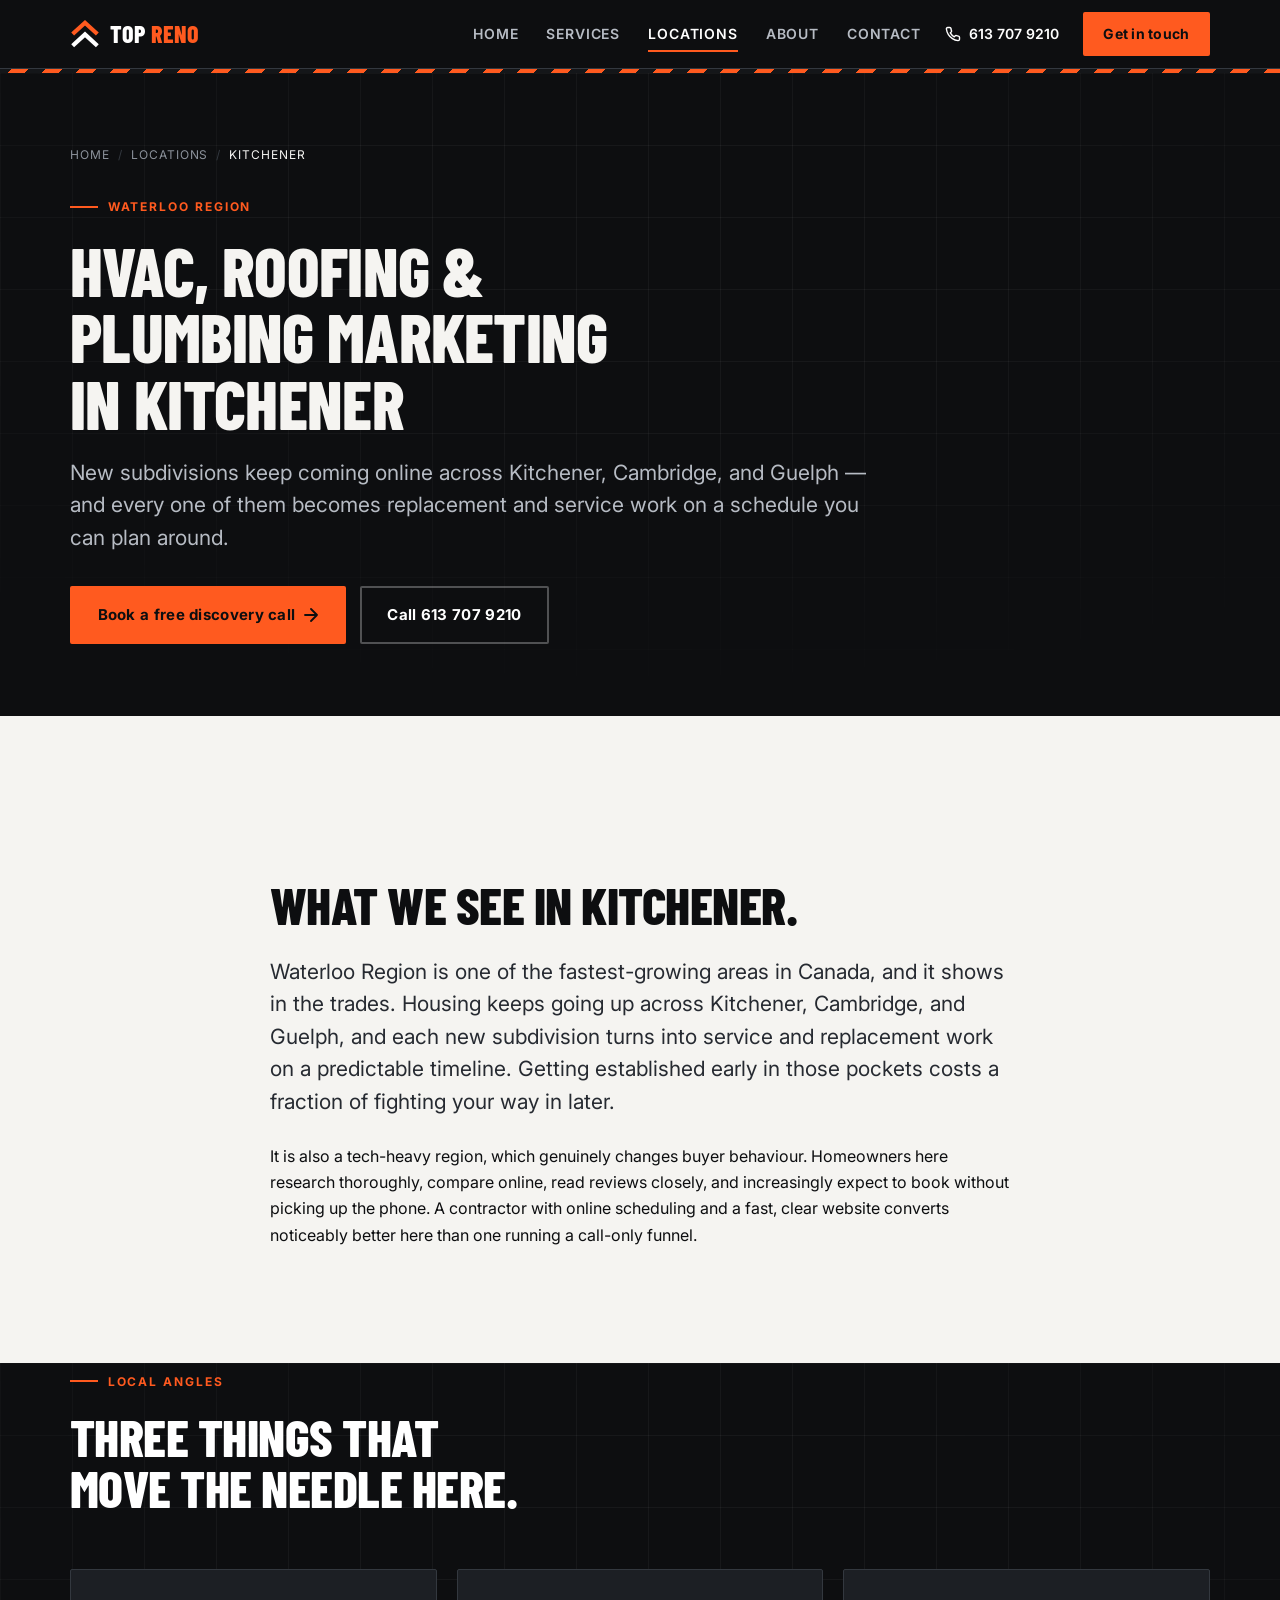
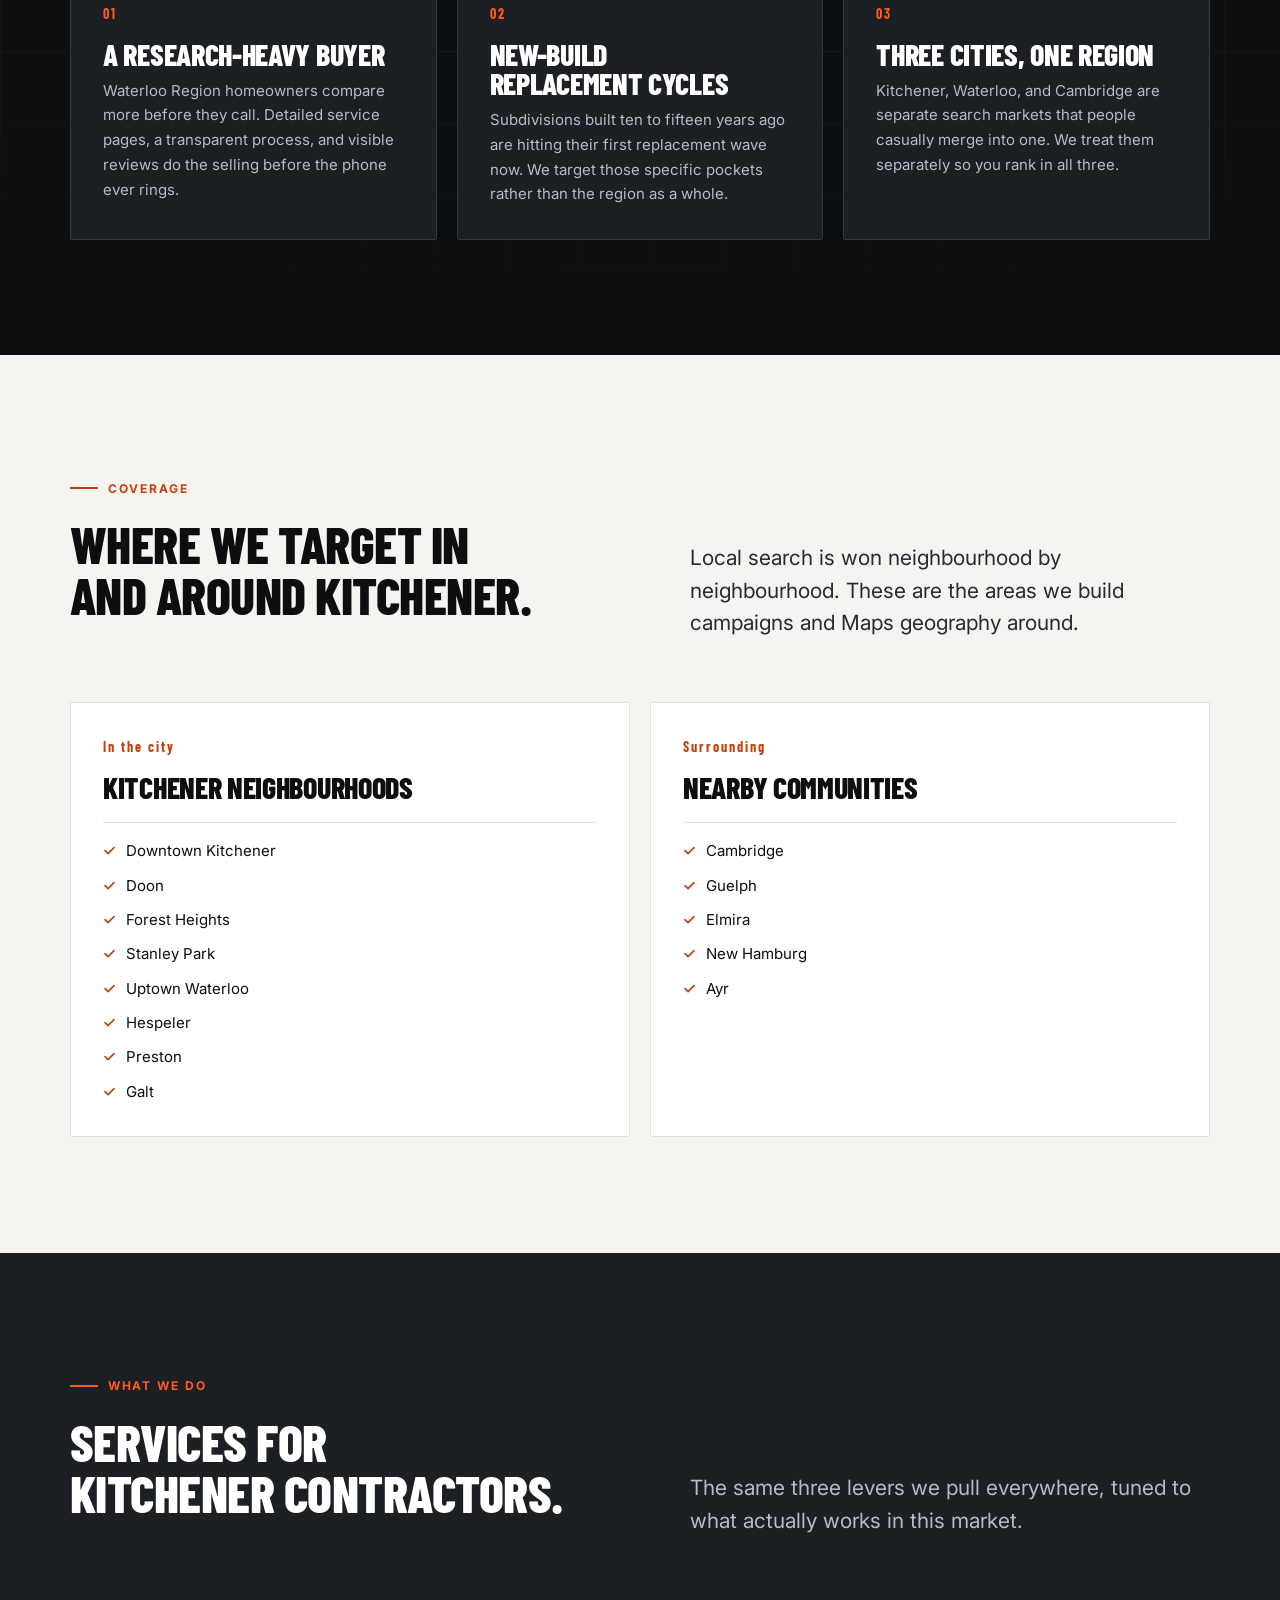
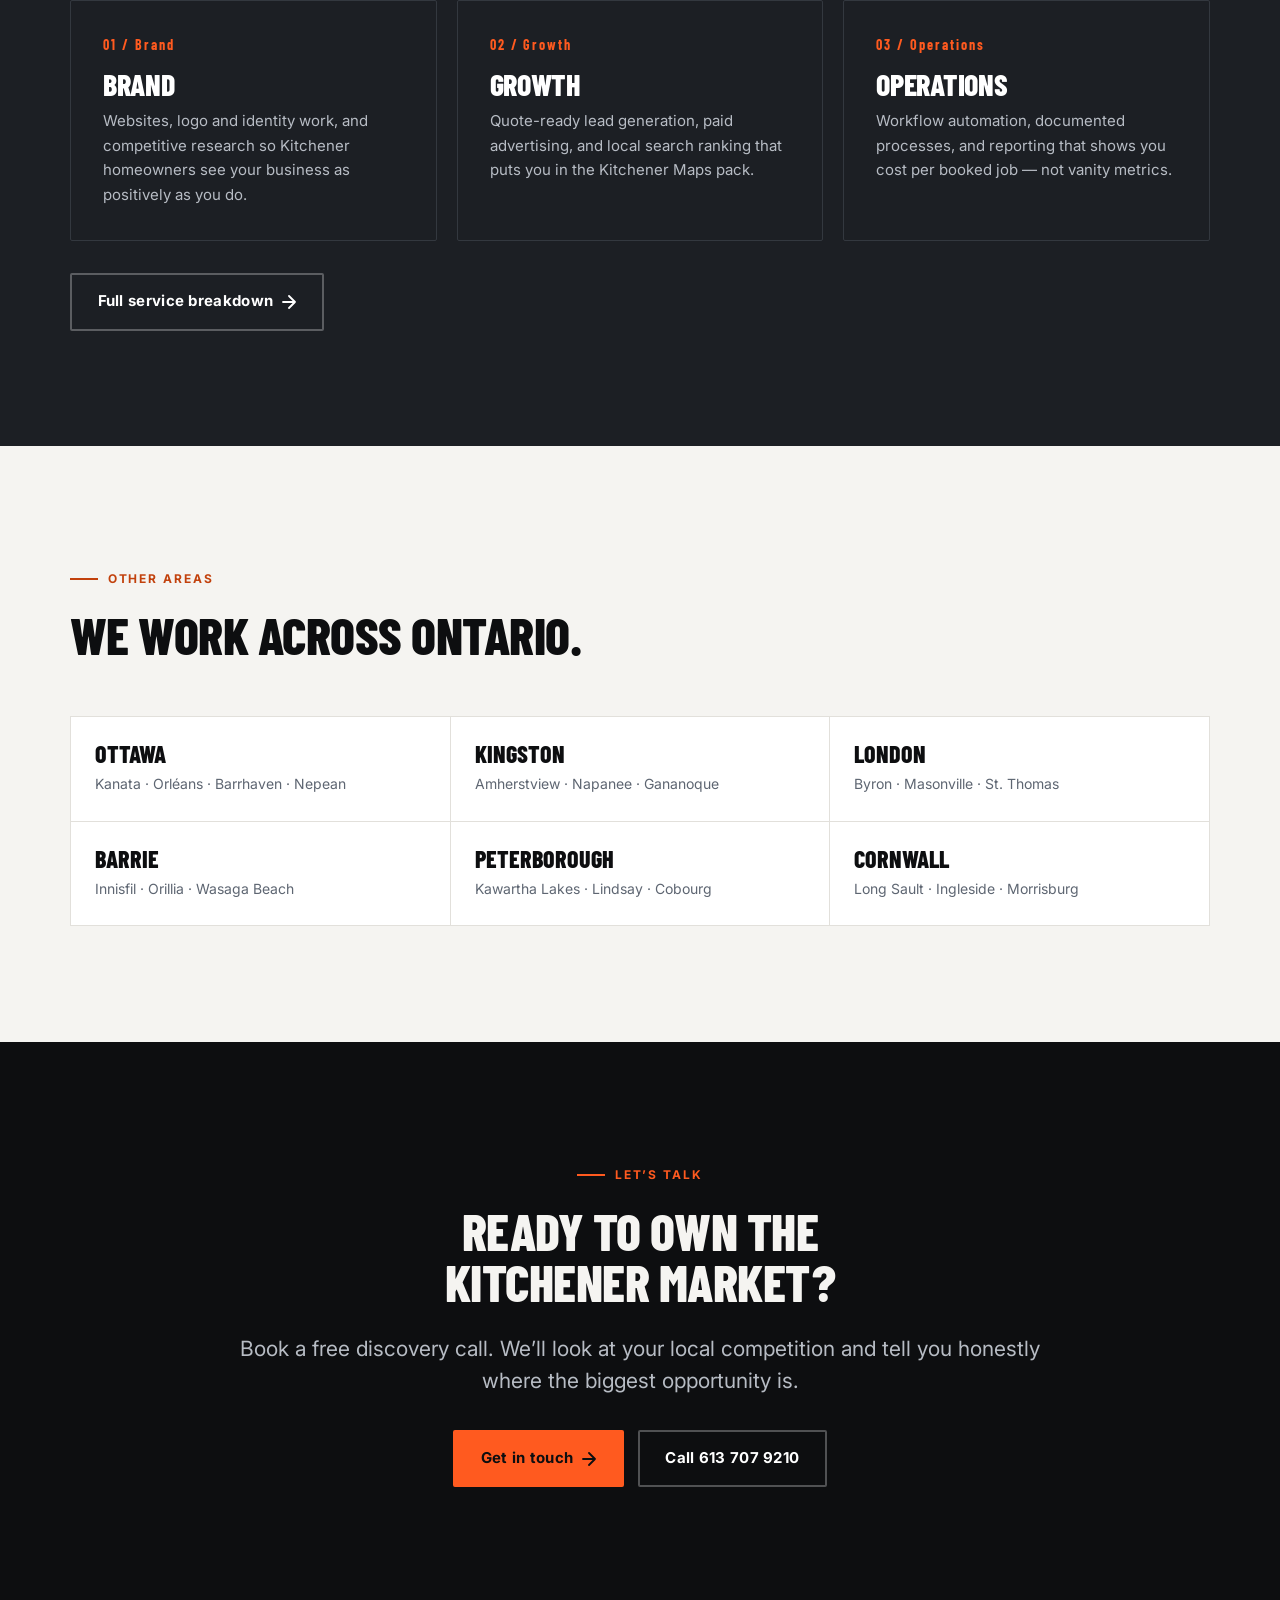
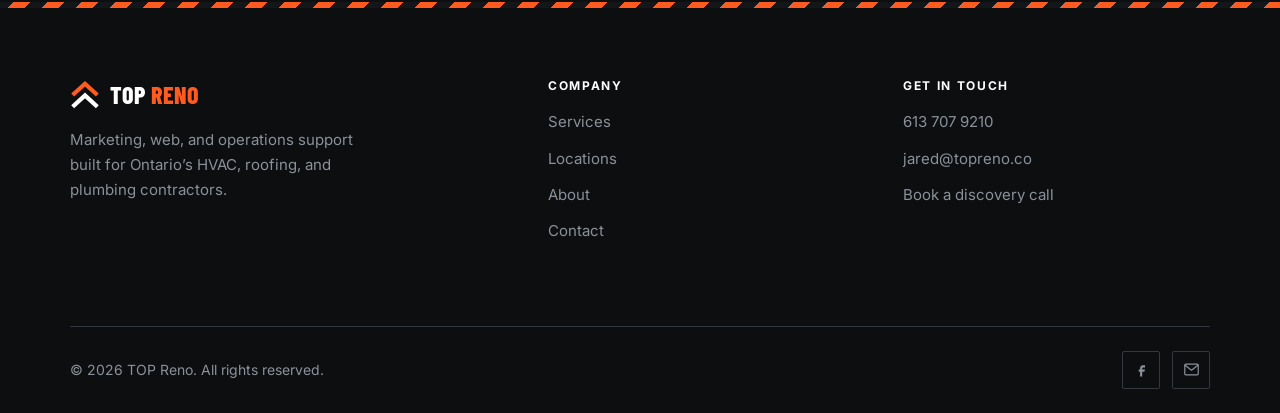
<file: locations/kitchener/index.html>
<!DOCTYPE html>
<html lang="en-CA">
<head>
<meta charset="utf-8">
<meta name="viewport" content="width=device-width, initial-scale=1">

<title>Kitchener HVAC, Roofing &amp; Plumbing Marketing | TOP Reno</title>
<meta name="description" content="Marketing for HVAC, roofing, and plumbing contractors in Kitchener–Waterloo. Websites, local SEO, and lead generation across Waterloo, Cambridge, and Guelph.">
<link rel="canonical" href="https://www.topreno.co/locations/kitchener/">
<meta name="robots" content="index, follow, max-image-preview:large, max-snippet:-1">

<meta property="og:type" content="website">
<meta property="og:site_name" content="TOP Reno">
<meta property="og:locale" content="en_CA">
<meta property="og:title" content="Kitchener HVAC, Roofing & Plumbing Marketing">
<meta property="og:description" content="Marketing for HVAC, roofing, and plumbing contractors in Kitchener–Waterloo. Websites, local SEO, and lead generation across Waterloo, Cambridge, and Guelph.">
<meta property="og:url" content="https://www.topreno.co/locations/kitchener/">
<meta property="og:image" content="https://www.topreno.co/assets/img/og-image.png">
<meta property="og:image:width" content="1200">
<meta property="og:image:height" content="630">
<meta name="twitter:card" content="summary_large_image">
<meta name="twitter:image" content="https://www.topreno.co/assets/img/og-image.png">

<meta name="theme-color" content="#0D0E10">
<link rel="icon" href="../../assets/img/favicon.svg" type="image/svg+xml">
<link rel="icon" href="../../assets/img/favicon-32.png" sizes="32x32" type="image/png">
<link rel="apple-touch-icon" href="../../assets/img/apple-touch-icon.png">
<link rel="manifest" href="../../site.webmanifest">

<link rel="preconnect" href="https://fonts.googleapis.com">
<link rel="preconnect" href="https://fonts.gstatic.com" crossorigin>
<link rel="stylesheet" href="https://fonts.googleapis.com/css2?family=Barlow+Condensed:wght@600;700;800&family=Inter:wght@400;500;600;700&display=swap">
<link rel="stylesheet" href="../../assets/css/style.css">
<script src="../../assets/js/main.js" defer></script>

<script type="application/ld+json">
{
  "@context": "https://schema.org",
  "@graph": [
    {
      "@type": "BreadcrumbList",
      "itemListElement": [
        { "@type": "ListItem", "position": 1, "name": "Home", "item": "https://www.topreno.co/" },
        { "@type": "ListItem", "position": 2, "name": "Locations", "item": "https://www.topreno.co/locations/" },
        { "@type": "ListItem", "position": 3, "name": "Kitchener", "item": "https://www.topreno.co/locations/kitchener/" }
      ]
    },
    {
      "@type": "ProfessionalService",
      "name": "TOP Reno — Kitchener",
      "description": "Marketing for HVAC, roofing, and plumbing contractors in Kitchener–Waterloo. Websites, local SEO, and lead generation across Waterloo, Cambridge, and Guelph.",
      "url": "https://www.topreno.co/locations/kitchener/",
      "email": "jared@topreno.co",
      "telephone": "+1-613-707-9210",
      "image": "https://www.topreno.co/assets/img/og-image.png",
      "parentOrganization": { "@type": "Organization", "name": "TOP Reno", "url": "https://www.topreno.co/" },
      "address": {
        "@type": "PostalAddress",
        "addressLocality": "Kitchener",
        "addressRegion": "ON",
        "addressCountry": "CA"
      },
      "areaServed": [
        { "@type": "City", "name": "Downtown Kitchener" },
        { "@type": "City", "name": "Doon" },
        { "@type": "City", "name": "Forest Heights" },
        { "@type": "City", "name": "Stanley Park" },
        { "@type": "City", "name": "Uptown Waterloo" },
        { "@type": "City", "name": "Hespeler" },
        { "@type": "City", "name": "Preston" },
        { "@type": "City", "name": "Galt" },
        { "@type": "City", "name": "Cambridge" },
        { "@type": "City", "name": "Guelph" },
        { "@type": "City", "name": "Elmira" },
        { "@type": "City", "name": "New Hamburg" },
        { "@type": "City", "name": "Ayr" }
      ],
      "sameAs": ["https://www.facebook.com/share/9Qxds2Kxn3eTgKLA/"]
    }
  ]
}
</script>
</head>
<body>

<a class="skip-link" href="#main">Skip to main content</a>

<header class="site-header">
  <div class="wrap">
    <a class="logo" href="../../" aria-label="TOP Reno — home">
      <svg class="logo-mark" viewBox="0 0 32 32" fill="none" aria-hidden="true" focusable="false">
        <path d="M4.5 14.5 L16 4 L27.5 14.5" stroke="#FF5A1F" stroke-width="4.5" stroke-linecap="square"/>
        <path d="M4.5 27 L16 16.5 L27.5 27" stroke="currentColor" stroke-width="4.5" stroke-linecap="square"/>
      </svg>
      <span class="logo-text">Top<span>&nbsp;Reno</span></span>
    </a>

    <button class="nav-toggle" type="button" aria-expanded="false" aria-controls="site-nav" aria-label="Open menu">
      <span></span><span></span><span></span>
    </button>

    <nav class="site-nav" id="site-nav" aria-label="Main">
      <ul>
        <li><a href="../../">Home</a></li>
        <li><a href="../../services/">Services</a></li>
        <li><a href="../../locations/" aria-current="page">Locations</a></li>
        <li><a href="../../about/">About</a></li>
        <li><a href="../../contact/">Contact</a></li>
      </ul>
      <div class="nav-cta"><a class="btn btn-primary" href="../../contact/">Get in touch</a></div>
      <a class="nav-phone" href="tel:+16137079210">
        <svg width="16" height="16" viewBox="0 0 16 16" fill="none" aria-hidden="true"><path d="M14.5 11.3v2a1.3 1.3 0 0 1-1.5 1.3 13 13 0 0 1-5.6-2 12.8 12.8 0 0 1-4-4 13 13 0 0 1-2-5.6A1.3 1.3 0 0 1 2.7 1.5h2a1.3 1.3 0 0 1 1.3 1.2c.1.6.2 1.3.5 1.9a1.3 1.3 0 0 1-.3 1.4l-.9.8a10.7 10.7 0 0 0 4 4l.8-.9a1.3 1.3 0 0 1 1.4-.3c.6.3 1.2.4 1.9.5a1.3 1.3 0 0 1 1.1 1.2Z" stroke="currentColor" stroke-width="1.4" stroke-linecap="round" stroke-linejoin="round"/></svg>
        613 707 9210
      </a>
    </nav>
  </div>
</header>
<div class="stripe stripe-thin" aria-hidden="true"></div>

<main id="main">

  <section class="page-hero grid-bg">
    <div class="wrap">
      <nav class="breadcrumbs" aria-label="Breadcrumb">
        <ol>
          <li><a href="../../">Home</a></li>
          <li><a href="../../locations/">Locations</a></li>
          <li><span aria-current="page">Kitchener</span></li>
        </ol>
      </nav>
      <p class="eyebrow reveal">Waterloo Region</p>
      <h1 class="reveal">HVAC, roofing &amp; plumbing marketing in Kitchener</h1>
      <p class="lead reveal reveal-1">New subdivisions keep coming online across Kitchener, Cambridge, and Guelph — and every one of them becomes replacement and service work on a schedule you can plan around.</p>
      <div class="btn-row reveal reveal-2">
        <a class="btn btn-primary" href="../../contact/">Book a free discovery call <svg width="14" height="14" viewBox="0 0 14 14" fill="none" aria-hidden="true"><path d="M1 7h12M7 1l6 6-6 6" stroke="currentColor" stroke-width="1.8" stroke-linecap="round" stroke-linejoin="round"/></svg></a>
        <a class="btn btn-ghost" href="tel:+16137079210">Call 613 707 9210</a>
      </div>
    </div>
  </section>

  <section class="section">
    <div class="wrap wrap-narrow">
      <p class="eyebrow reveal">The Kitchener market</p>
      <h2 class="reveal">What we see in Kitchener.</h2>
      <p class="lead reveal reveal-1">Waterloo Region is one of the fastest-growing areas in Canada, and it shows in the trades. Housing keeps going up across Kitchener, Cambridge, and Guelph, and each new subdivision turns into service and replacement work on a predictable timeline. Getting established early in those pockets costs a fraction of fighting your way in later.</p>
      <p class="reveal reveal-2">It is also a tech-heavy region, which genuinely changes buyer behaviour. Homeowners here research thoroughly, compare online, read reviews closely, and increasingly expect to book without picking up the phone. A contractor with online scheduling and a fast, clear website converts noticeably better here than one running a call-only funnel.</p>
    </div>
  </section>

  <section class="section dark grid-bg" style="padding-top:0;padding-bottom:var(--section)">
    <div class="wrap">
      <div class="section-head">
        <p class="eyebrow reveal">Local angles</p>
        <h2 class="reveal">Three things that move the needle here.</h2>
      </div>
      <div class="card-grid cols-3">
        <article class="card card-dark reveal">
          <span class="card-num">01</span>
          <h3>A research-heavy buyer</h3>
          <p>Waterloo Region homeowners compare more before they call. Detailed service pages, a transparent process, and visible reviews do the selling before the phone ever rings.</p>
        </article>
<article class="card card-dark reveal reveal-1">
          <span class="card-num">02</span>
          <h3>New-build replacement cycles</h3>
          <p>Subdivisions built ten to fifteen years ago are hitting their first replacement wave now. We target those specific pockets rather than the region as a whole.</p>
        </article>
<article class="card card-dark reveal reveal-2">
          <span class="card-num">03</span>
          <h3>Three cities, one region</h3>
          <p>Kitchener, Waterloo, and Cambridge are separate search markets that people casually merge into one. We treat them separately so you rank in all three.</p>
        </article>
      </div>
    </div>
  </section>

  <section class="section">
    <div class="wrap">
      <div class="head-split">
        <div>
          <p class="eyebrow reveal">Coverage</p>
          <h2 class="reveal">Where we target in and around Kitchener.</h2>
        </div>
        <p class="lead reveal reveal-1">Local search is won neighbourhood by neighbourhood. These are the areas we build campaigns and Maps geography around.</p>
      </div>

      <div class="card-grid cols-2 reveal">
        <div class="card">
          <span class="card-num">In the city</span>
          <h3>Kitchener neighbourhoods</h3>
          <ul class="card-list">
            <li><svg width="13" height="13" viewBox="0 0 16 16" fill="none" aria-hidden="true"><path d="M13.5 4.5 6.2 11.8 2.5 8.1" stroke="currentColor" stroke-width="2" stroke-linecap="round" stroke-linejoin="round"/></svg> Downtown Kitchener</li>
            <li><svg width="13" height="13" viewBox="0 0 16 16" fill="none" aria-hidden="true"><path d="M13.5 4.5 6.2 11.8 2.5 8.1" stroke="currentColor" stroke-width="2" stroke-linecap="round" stroke-linejoin="round"/></svg> Doon</li>
            <li><svg width="13" height="13" viewBox="0 0 16 16" fill="none" aria-hidden="true"><path d="M13.5 4.5 6.2 11.8 2.5 8.1" stroke="currentColor" stroke-width="2" stroke-linecap="round" stroke-linejoin="round"/></svg> Forest Heights</li>
            <li><svg width="13" height="13" viewBox="0 0 16 16" fill="none" aria-hidden="true"><path d="M13.5 4.5 6.2 11.8 2.5 8.1" stroke="currentColor" stroke-width="2" stroke-linecap="round" stroke-linejoin="round"/></svg> Stanley Park</li>
            <li><svg width="13" height="13" viewBox="0 0 16 16" fill="none" aria-hidden="true"><path d="M13.5 4.5 6.2 11.8 2.5 8.1" stroke="currentColor" stroke-width="2" stroke-linecap="round" stroke-linejoin="round"/></svg> Uptown Waterloo</li>
            <li><svg width="13" height="13" viewBox="0 0 16 16" fill="none" aria-hidden="true"><path d="M13.5 4.5 6.2 11.8 2.5 8.1" stroke="currentColor" stroke-width="2" stroke-linecap="round" stroke-linejoin="round"/></svg> Hespeler</li>
            <li><svg width="13" height="13" viewBox="0 0 16 16" fill="none" aria-hidden="true"><path d="M13.5 4.5 6.2 11.8 2.5 8.1" stroke="currentColor" stroke-width="2" stroke-linecap="round" stroke-linejoin="round"/></svg> Preston</li>
            <li><svg width="13" height="13" viewBox="0 0 16 16" fill="none" aria-hidden="true"><path d="M13.5 4.5 6.2 11.8 2.5 8.1" stroke="currentColor" stroke-width="2" stroke-linecap="round" stroke-linejoin="round"/></svg> Galt</li>
          </ul>
        </div>
        <div class="card">
          <span class="card-num">Surrounding</span>
          <h3>Nearby communities</h3>
          <ul class="card-list">
            <li><svg width="13" height="13" viewBox="0 0 16 16" fill="none" aria-hidden="true"><path d="M13.5 4.5 6.2 11.8 2.5 8.1" stroke="currentColor" stroke-width="2" stroke-linecap="round" stroke-linejoin="round"/></svg> Cambridge</li>
            <li><svg width="13" height="13" viewBox="0 0 16 16" fill="none" aria-hidden="true"><path d="M13.5 4.5 6.2 11.8 2.5 8.1" stroke="currentColor" stroke-width="2" stroke-linecap="round" stroke-linejoin="round"/></svg> Guelph</li>
            <li><svg width="13" height="13" viewBox="0 0 16 16" fill="none" aria-hidden="true"><path d="M13.5 4.5 6.2 11.8 2.5 8.1" stroke="currentColor" stroke-width="2" stroke-linecap="round" stroke-linejoin="round"/></svg> Elmira</li>
            <li><svg width="13" height="13" viewBox="0 0 16 16" fill="none" aria-hidden="true"><path d="M13.5 4.5 6.2 11.8 2.5 8.1" stroke="currentColor" stroke-width="2" stroke-linecap="round" stroke-linejoin="round"/></svg> New Hamburg</li>
            <li><svg width="13" height="13" viewBox="0 0 16 16" fill="none" aria-hidden="true"><path d="M13.5 4.5 6.2 11.8 2.5 8.1" stroke="currentColor" stroke-width="2" stroke-linecap="round" stroke-linejoin="round"/></svg> Ayr</li>
          </ul>
        </div>
      </div>
    </div>
  </section>

  <section class="section steel">
    <div class="wrap">
      <div class="head-split">
        <div>
          <p class="eyebrow reveal">What we do</p>
          <h2 class="reveal">Services for Kitchener contractors.</h2>
        </div>
        <p class="lead reveal reveal-1">The same three levers we pull everywhere, tuned to what actually works in this market.</p>
      </div>

      <div class="card-grid cols-3">
        <article class="card card-dark reveal">
          <span class="card-num">01 / Brand</span>
          <h3>Brand</h3>
          <p>Websites, logo and identity work, and competitive research so Kitchener homeowners see your business as positively as you do.</p>
        </article>
        <article class="card card-dark reveal reveal-1">
          <span class="card-num">02 / Growth</span>
          <h3>Growth</h3>
          <p>Quote-ready lead generation, paid advertising, and local search ranking that puts you in the Kitchener Maps pack.</p>
        </article>
        <article class="card card-dark reveal reveal-2">
          <span class="card-num">03 / Operations</span>
          <h3>Operations</h3>
          <p>Workflow automation, documented processes, and reporting that shows you cost per booked job — not vanity metrics.</p>
        </article>
      </div>

      <div class="btn-row reveal">
        <a class="btn btn-ghost" href="../../services/">Full service breakdown <svg width="14" height="14" viewBox="0 0 14 14" fill="none" aria-hidden="true"><path d="M1 7h12M7 1l6 6-6 6" stroke="currentColor" stroke-width="1.8" stroke-linecap="round" stroke-linejoin="round"/></svg></a>
      </div>
    </div>
  </section>

  <section class="section">
    <div class="wrap">
      <div class="section-head">
        <p class="eyebrow reveal">Other areas</p>
        <h2 class="reveal">We work across Ontario.</h2>
      </div>
      <div class="loc-grid reveal">
        <a class="loc" href="../../locations/ottawa/">
          <span class="loc-name">Ottawa <svg width="16" height="16" viewBox="0 0 14 14" fill="none" aria-hidden="true"><path d="M1 7h12M7 1l6 6-6 6" stroke="currentColor" stroke-width="1.8" stroke-linecap="round" stroke-linejoin="round"/></svg></span>
          <p class="loc-sub">Kanata · Orléans · Barrhaven · Nepean</p>
        </a>
        <a class="loc" href="../../locations/kingston/">
          <span class="loc-name">Kingston <svg width="16" height="16" viewBox="0 0 14 14" fill="none" aria-hidden="true"><path d="M1 7h12M7 1l6 6-6 6" stroke="currentColor" stroke-width="1.8" stroke-linecap="round" stroke-linejoin="round"/></svg></span>
          <p class="loc-sub">Amherstview · Napanee · Gananoque</p>
        </a>
        <a class="loc" href="../../locations/london/">
          <span class="loc-name">London <svg width="16" height="16" viewBox="0 0 14 14" fill="none" aria-hidden="true"><path d="M1 7h12M7 1l6 6-6 6" stroke="currentColor" stroke-width="1.8" stroke-linecap="round" stroke-linejoin="round"/></svg></span>
          <p class="loc-sub">Byron · Masonville · St. Thomas</p>
        </a>
        <a class="loc" href="../../locations/barrie/">
          <span class="loc-name">Barrie <svg width="16" height="16" viewBox="0 0 14 14" fill="none" aria-hidden="true"><path d="M1 7h12M7 1l6 6-6 6" stroke="currentColor" stroke-width="1.8" stroke-linecap="round" stroke-linejoin="round"/></svg></span>
          <p class="loc-sub">Innisfil · Orillia · Wasaga Beach</p>
        </a>
        <a class="loc" href="../../locations/peterborough/">
          <span class="loc-name">Peterborough <svg width="16" height="16" viewBox="0 0 14 14" fill="none" aria-hidden="true"><path d="M1 7h12M7 1l6 6-6 6" stroke="currentColor" stroke-width="1.8" stroke-linecap="round" stroke-linejoin="round"/></svg></span>
          <p class="loc-sub">Kawartha Lakes · Lindsay · Cobourg</p>
        </a>
        <a class="loc" href="../../locations/cornwall/">
          <span class="loc-name">Cornwall <svg width="16" height="16" viewBox="0 0 14 14" fill="none" aria-hidden="true"><path d="M1 7h12M7 1l6 6-6 6" stroke="currentColor" stroke-width="1.8" stroke-linecap="round" stroke-linejoin="round"/></svg></span>
          <p class="loc-sub">Long Sault · Ingleside · Morrisburg</p>
        </a>
      </div>
    </div>
  </section>

  <section class="section cta-band">
    <div class="wrap">
      <p class="eyebrow reveal" style="justify-content:center">Let&rsquo;s talk</p>
      <h2 class="reveal">Ready to own the Kitchener market?</h2>
      <p class="lead reveal reveal-1">Book a free discovery call. We&rsquo;ll look at your local competition and tell you honestly where the biggest opportunity is.</p>
      <div class="btn-row reveal reveal-2">
        <a class="btn btn-primary" href="../../contact/">Get in touch <svg width="14" height="14" viewBox="0 0 14 14" fill="none" aria-hidden="true"><path d="M1 7h12M7 1l6 6-6 6" stroke="currentColor" stroke-width="1.8" stroke-linecap="round" stroke-linejoin="round"/></svg></a>
        <a class="btn btn-ghost" href="tel:+16137079210">Call 613 707 9210</a>
      </div>
    </div>
  </section>

</main>

<footer class="site-footer">
  <div class="stripe" aria-hidden="true"></div>
  <div class="wrap">
    <div class="footer-top">
      <div class="footer-brand">
        <a class="logo" href="../../" aria-label="TOP Reno — home">
          <svg class="logo-mark" viewBox="0 0 32 32" fill="none" aria-hidden="true" focusable="false">
            <path d="M4.5 14.5 L16 4 L27.5 14.5" stroke="#FF5A1F" stroke-width="4.5" stroke-linecap="square"/>
            <path d="M4.5 27 L16 16.5 L27.5 27" stroke="currentColor" stroke-width="4.5" stroke-linecap="square"/>
          </svg>
          <span class="logo-text">Top<span>&nbsp;Reno</span></span>
        </a>
        <p>Marketing, web, and operations support built for Ontario&rsquo;s HVAC, roofing, and plumbing contractors.</p>
      </div>

      <div class="footer-col">
        <h4>Company</h4>
        <ul>
          <li><a href="../../services/">Services</a></li>
          <li><a href="../../locations/">Locations</a></li>
          <li><a href="../../about/">About</a></li>
          <li><a href="../../contact/">Contact</a></li>
        </ul>
      </div>

      <div class="footer-col">
        <h4>Get in touch</h4>
        <ul>
          <li><a href="tel:+16137079210">613 707 9210</a></li>
          <li><a href="mailto:jared@topreno.co">jared@topreno.co</a></li>
          <li><a href="../../contact/">Book a discovery call</a></li>
        </ul>
      </div>
    </div>

    <div class="footer-bottom">
      <span>&copy; <span id="year">2026</span> TOP Reno. All rights reserved.</span>
      <div class="footer-social">
        <a href="https://www.facebook.com/share/9Qxds2Kxn3eTgKLA/" target="_blank" rel="noopener noreferrer" aria-label="TOP Reno on Facebook">
          <svg width="17" height="17" viewBox="0 0 24 24" fill="currentColor" aria-hidden="true"><path d="M14 9h3V6h-3c-2.2 0-4 1.8-4 4v2H8v3h2v7h3v-7h3l1-3h-4v-2c0-.6.4-1 1-1Z"/></svg>
        </a>
        <a href="mailto:jared@topreno.co" aria-label="Email TOP Reno">
          <svg width="17" height="17" viewBox="0 0 24 24" fill="none" aria-hidden="true"><rect x="2.5" y="4.5" width="19" height="15" rx="1.5" stroke="currentColor" stroke-width="1.7"/><path d="m3 6 9 7 9-7" stroke="currentColor" stroke-width="1.7" stroke-linecap="round" stroke-linejoin="round"/></svg>
        </a>
      </div>
    </div>
  </div>
</footer>

<script>document.getElementById('year').textContent = new Date().getFullYear();</script>
</body>
</html>
</file>
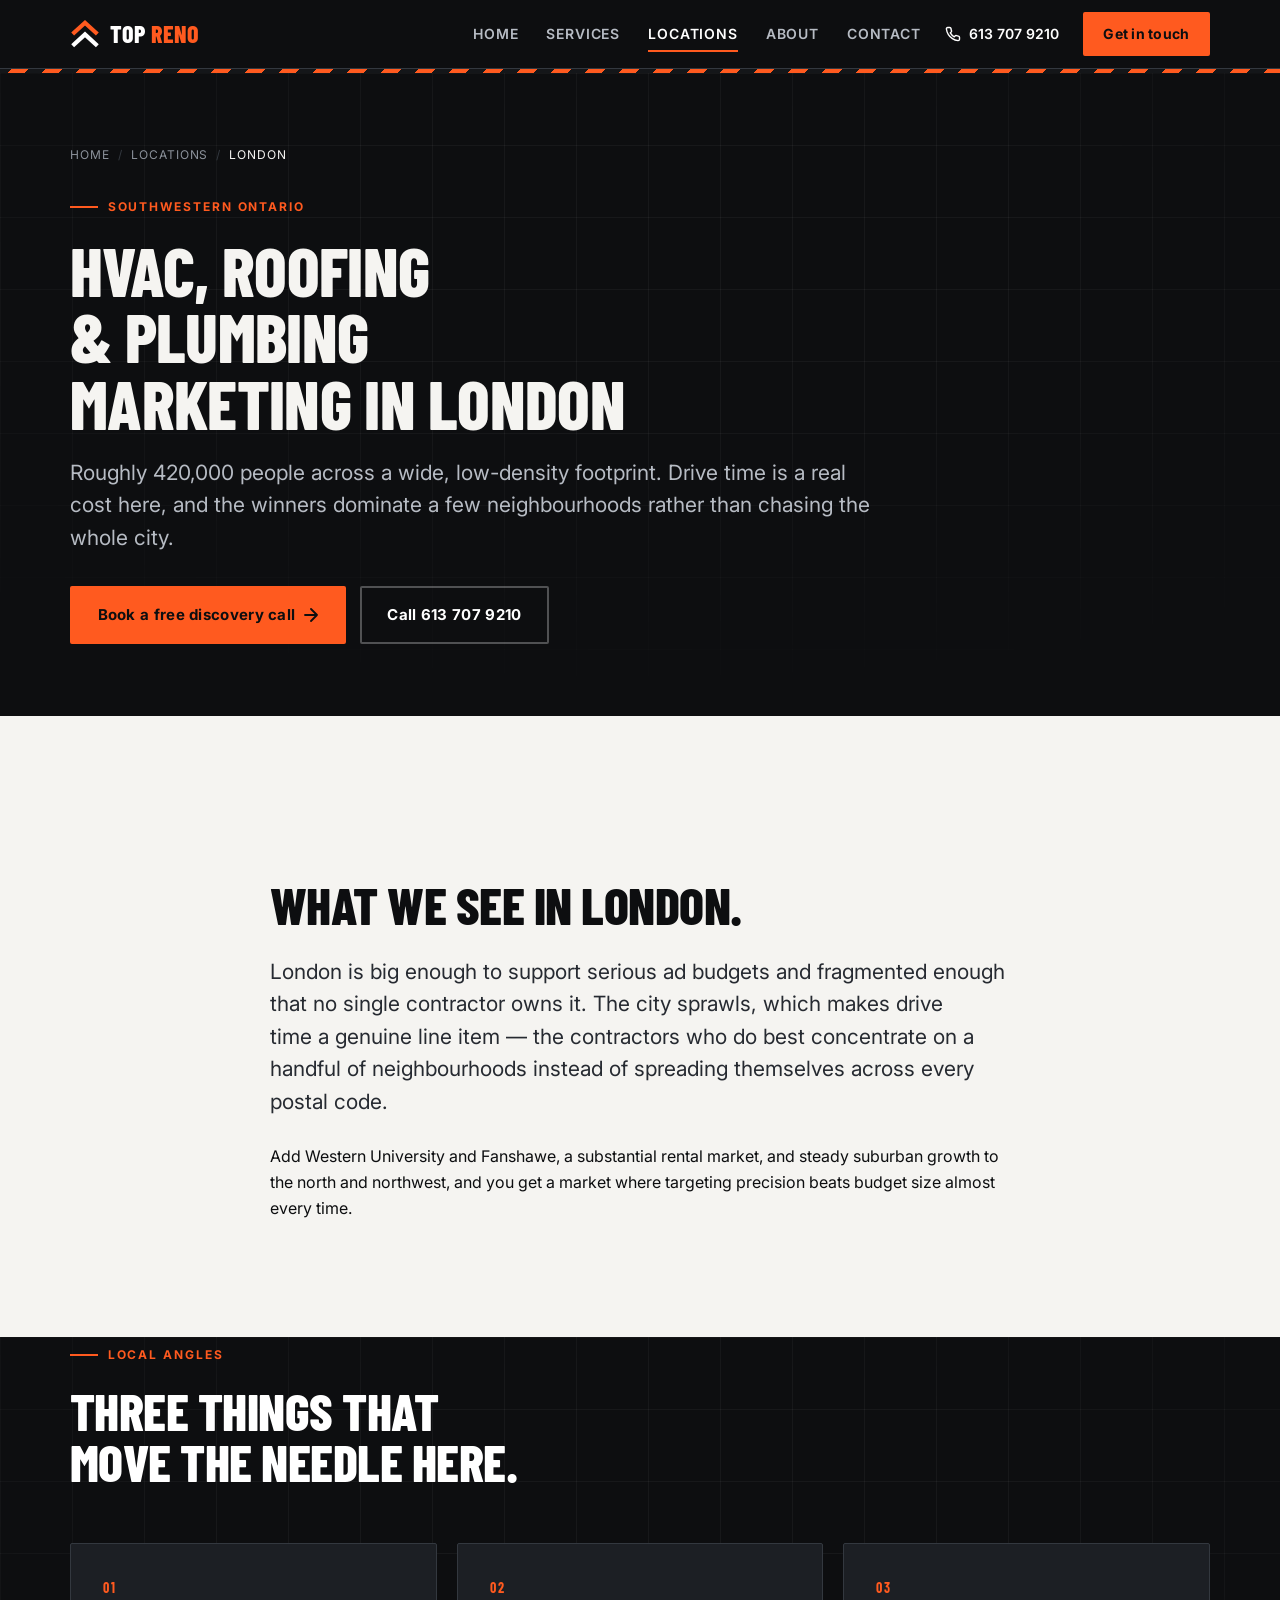
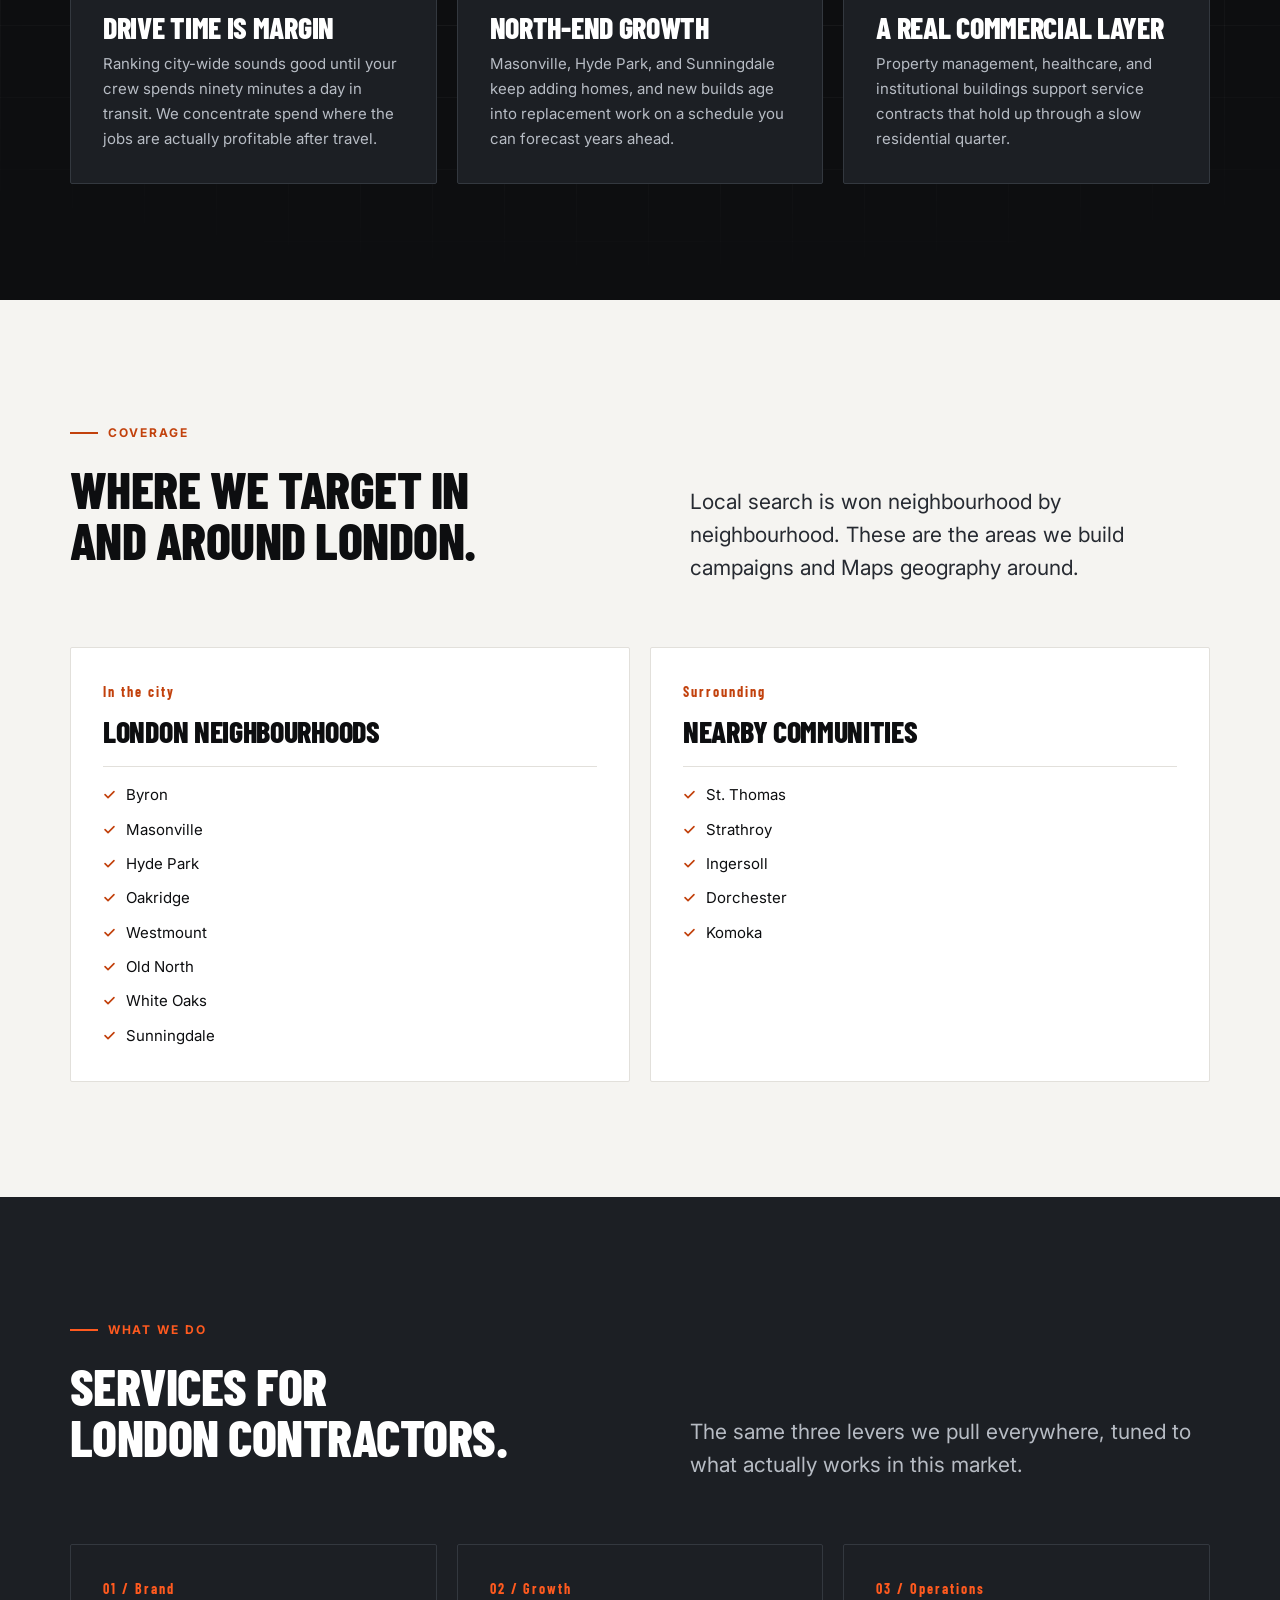
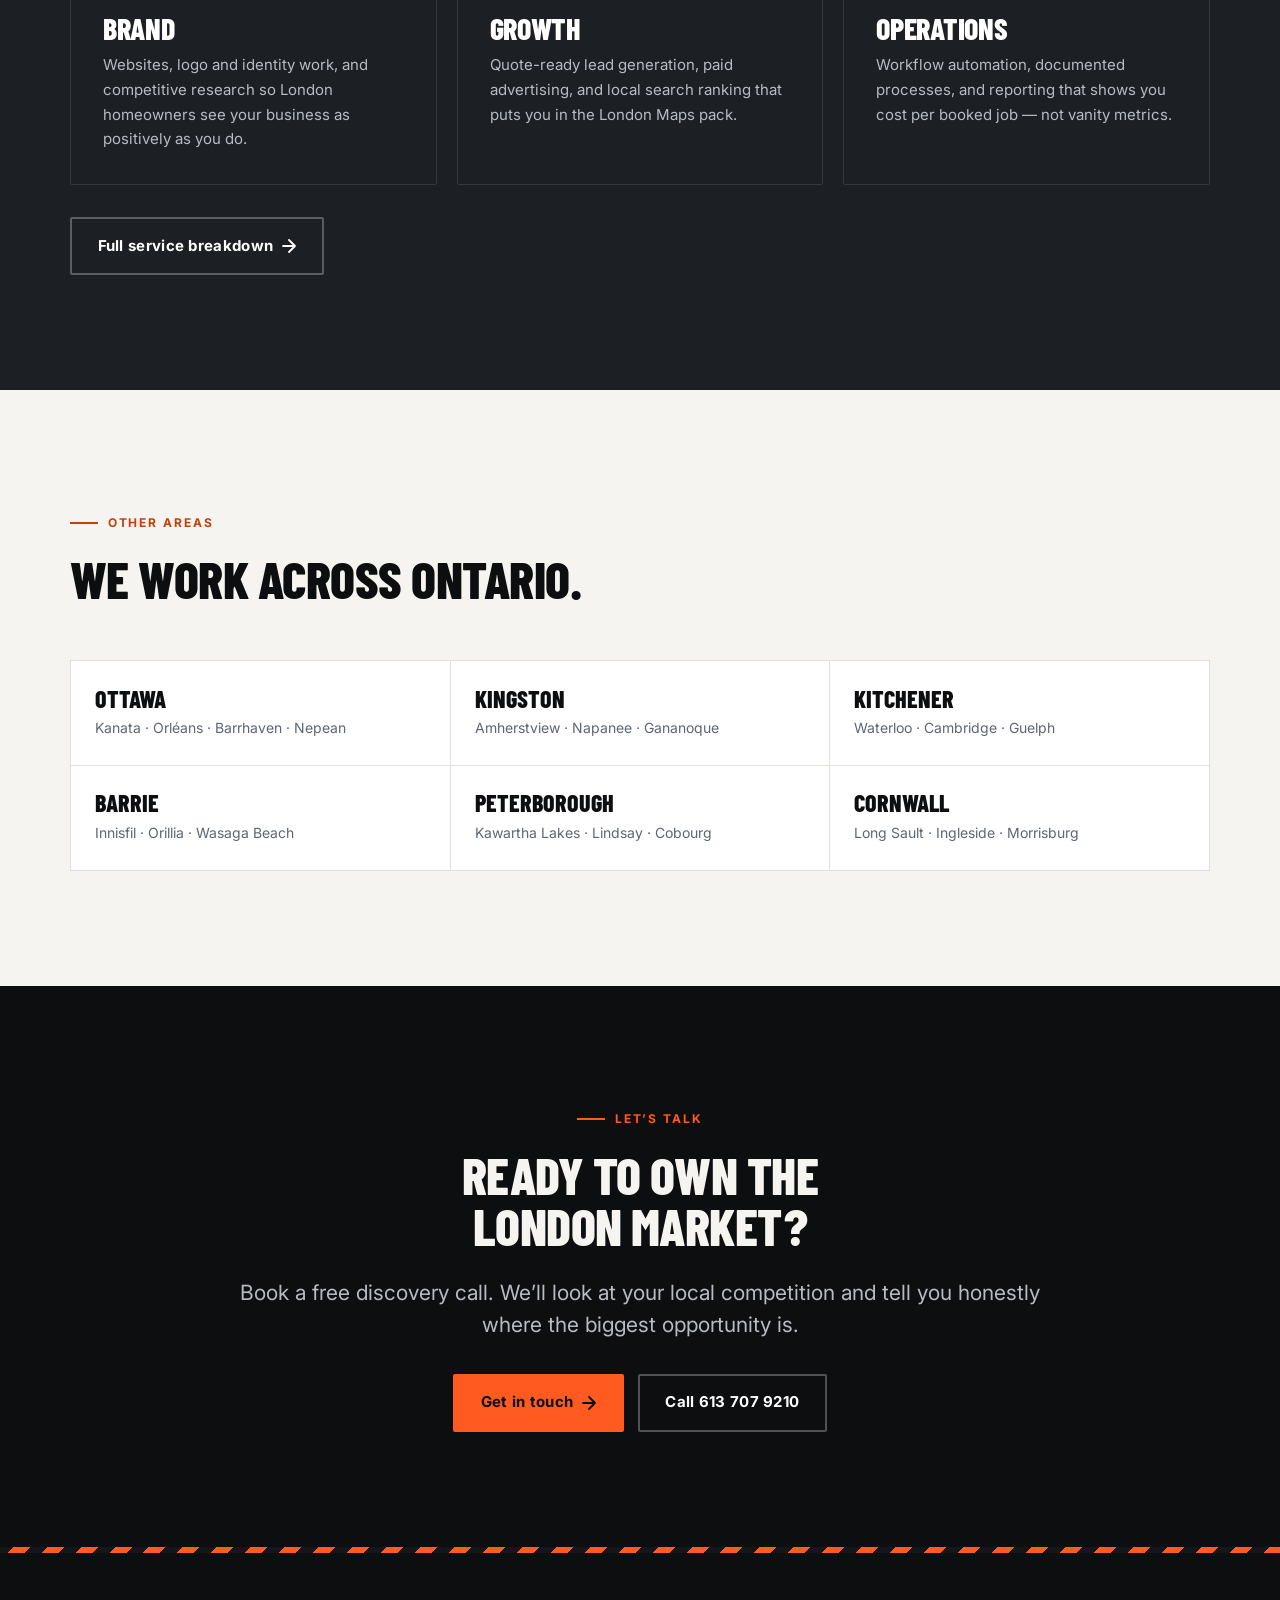
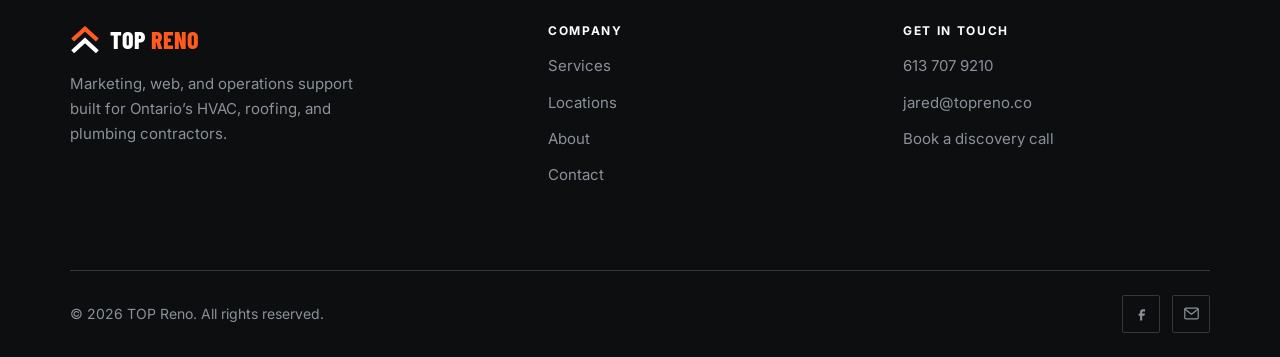
<file: locations/london/index.html>
<!DOCTYPE html>
<html lang="en-CA">
<head>
<meta charset="utf-8">
<meta name="viewport" content="width=device-width, initial-scale=1">

<title>London HVAC, Roofing &amp; Plumbing Marketing | TOP Reno</title>
<meta name="description" content="Marketing for HVAC, roofing, and plumbing contractors in London, Ontario. Targeted local SEO and lead generation across Byron, Masonville, and St. Thomas.">
<link rel="canonical" href="https://www.topreno.co/locations/london/">
<meta name="robots" content="index, follow, max-image-preview:large, max-snippet:-1">

<meta property="og:type" content="website">
<meta property="og:site_name" content="TOP Reno">
<meta property="og:locale" content="en_CA">
<meta property="og:title" content="London HVAC, Roofing & Plumbing Marketing">
<meta property="og:description" content="Marketing for HVAC, roofing, and plumbing contractors in London, Ontario. Targeted local SEO and lead generation across Byron, Masonville, and St. Thomas.">
<meta property="og:url" content="https://www.topreno.co/locations/london/">
<meta property="og:image" content="https://www.topreno.co/assets/img/og-image.png">
<meta property="og:image:width" content="1200">
<meta property="og:image:height" content="630">
<meta name="twitter:card" content="summary_large_image">
<meta name="twitter:image" content="https://www.topreno.co/assets/img/og-image.png">

<meta name="theme-color" content="#0D0E10">
<link rel="icon" href="../../assets/img/favicon.svg" type="image/svg+xml">
<link rel="icon" href="../../assets/img/favicon-32.png" sizes="32x32" type="image/png">
<link rel="apple-touch-icon" href="../../assets/img/apple-touch-icon.png">
<link rel="manifest" href="../../site.webmanifest">

<link rel="preconnect" href="https://fonts.googleapis.com">
<link rel="preconnect" href="https://fonts.gstatic.com" crossorigin>
<link rel="stylesheet" href="https://fonts.googleapis.com/css2?family=Barlow+Condensed:wght@600;700;800&family=Inter:wght@400;500;600;700&display=swap">
<link rel="stylesheet" href="../../assets/css/style.css">
<script src="../../assets/js/main.js" defer></script>

<script type="application/ld+json">
{
  "@context": "https://schema.org",
  "@graph": [
    {
      "@type": "BreadcrumbList",
      "itemListElement": [
        { "@type": "ListItem", "position": 1, "name": "Home", "item": "https://www.topreno.co/" },
        { "@type": "ListItem", "position": 2, "name": "Locations", "item": "https://www.topreno.co/locations/" },
        { "@type": "ListItem", "position": 3, "name": "London", "item": "https://www.topreno.co/locations/london/" }
      ]
    },
    {
      "@type": "ProfessionalService",
      "name": "TOP Reno — London",
      "description": "Marketing for HVAC, roofing, and plumbing contractors in London, Ontario. Targeted local SEO and lead generation across Byron, Masonville, and St. Thomas.",
      "url": "https://www.topreno.co/locations/london/",
      "email": "jared@topreno.co",
      "telephone": "+1-613-707-9210",
      "image": "https://www.topreno.co/assets/img/og-image.png",
      "parentOrganization": { "@type": "Organization", "name": "TOP Reno", "url": "https://www.topreno.co/" },
      "address": {
        "@type": "PostalAddress",
        "addressLocality": "London",
        "addressRegion": "ON",
        "addressCountry": "CA"
      },
      "areaServed": [
        { "@type": "City", "name": "Byron" },
        { "@type": "City", "name": "Masonville" },
        { "@type": "City", "name": "Hyde Park" },
        { "@type": "City", "name": "Oakridge" },
        { "@type": "City", "name": "Westmount" },
        { "@type": "City", "name": "Old North" },
        { "@type": "City", "name": "White Oaks" },
        { "@type": "City", "name": "Sunningdale" },
        { "@type": "City", "name": "St. Thomas" },
        { "@type": "City", "name": "Strathroy" },
        { "@type": "City", "name": "Ingersoll" },
        { "@type": "City", "name": "Dorchester" },
        { "@type": "City", "name": "Komoka" }
      ],
      "sameAs": ["https://www.facebook.com/share/9Qxds2Kxn3eTgKLA/"]
    }
  ]
}
</script>
</head>
<body>

<a class="skip-link" href="#main">Skip to main content</a>

<header class="site-header">
  <div class="wrap">
    <a class="logo" href="../../" aria-label="TOP Reno — home">
      <svg class="logo-mark" viewBox="0 0 32 32" fill="none" aria-hidden="true" focusable="false">
        <path d="M4.5 14.5 L16 4 L27.5 14.5" stroke="#FF5A1F" stroke-width="4.5" stroke-linecap="square"/>
        <path d="M4.5 27 L16 16.5 L27.5 27" stroke="currentColor" stroke-width="4.5" stroke-linecap="square"/>
      </svg>
      <span class="logo-text">Top<span>&nbsp;Reno</span></span>
    </a>

    <button class="nav-toggle" type="button" aria-expanded="false" aria-controls="site-nav" aria-label="Open menu">
      <span></span><span></span><span></span>
    </button>

    <nav class="site-nav" id="site-nav" aria-label="Main">
      <ul>
        <li><a href="../../">Home</a></li>
        <li><a href="../../services/">Services</a></li>
        <li><a href="../../locations/" aria-current="page">Locations</a></li>
        <li><a href="../../about/">About</a></li>
        <li><a href="../../contact/">Contact</a></li>
      </ul>
      <div class="nav-cta"><a class="btn btn-primary" href="../../contact/">Get in touch</a></div>
      <a class="nav-phone" href="tel:+16137079210">
        <svg width="16" height="16" viewBox="0 0 16 16" fill="none" aria-hidden="true"><path d="M14.5 11.3v2a1.3 1.3 0 0 1-1.5 1.3 13 13 0 0 1-5.6-2 12.8 12.8 0 0 1-4-4 13 13 0 0 1-2-5.6A1.3 1.3 0 0 1 2.7 1.5h2a1.3 1.3 0 0 1 1.3 1.2c.1.6.2 1.3.5 1.9a1.3 1.3 0 0 1-.3 1.4l-.9.8a10.7 10.7 0 0 0 4 4l.8-.9a1.3 1.3 0 0 1 1.4-.3c.6.3 1.2.4 1.9.5a1.3 1.3 0 0 1 1.1 1.2Z" stroke="currentColor" stroke-width="1.4" stroke-linecap="round" stroke-linejoin="round"/></svg>
        613 707 9210
      </a>
    </nav>
  </div>
</header>
<div class="stripe stripe-thin" aria-hidden="true"></div>

<main id="main">

  <section class="page-hero grid-bg">
    <div class="wrap">
      <nav class="breadcrumbs" aria-label="Breadcrumb">
        <ol>
          <li><a href="../../">Home</a></li>
          <li><a href="../../locations/">Locations</a></li>
          <li><span aria-current="page">London</span></li>
        </ol>
      </nav>
      <p class="eyebrow reveal">Southwestern Ontario</p>
      <h1 class="reveal">HVAC, roofing &amp; plumbing marketing in London</h1>
      <p class="lead reveal reveal-1">Roughly 420,000 people across a wide, low-density footprint. Drive time is a real cost here, and the winners dominate a few neighbourhoods rather than chasing the whole city.</p>
      <div class="btn-row reveal reveal-2">
        <a class="btn btn-primary" href="../../contact/">Book a free discovery call <svg width="14" height="14" viewBox="0 0 14 14" fill="none" aria-hidden="true"><path d="M1 7h12M7 1l6 6-6 6" stroke="currentColor" stroke-width="1.8" stroke-linecap="round" stroke-linejoin="round"/></svg></a>
        <a class="btn btn-ghost" href="tel:+16137079210">Call 613 707 9210</a>
      </div>
    </div>
  </section>

  <section class="section">
    <div class="wrap wrap-narrow">
      <p class="eyebrow reveal">The London market</p>
      <h2 class="reveal">What we see in London.</h2>
      <p class="lead reveal reveal-1">London is big enough to support serious ad budgets and fragmented enough that no single contractor owns it. The city sprawls, which makes drive time a genuine line item — the contractors who do best concentrate on a handful of neighbourhoods instead of spreading themselves across every postal code.</p>
      <p class="reveal reveal-2">Add Western University and Fanshawe, a substantial rental market, and steady suburban growth to the north and northwest, and you get a market where targeting precision beats budget size almost every time.</p>
    </div>
  </section>

  <section class="section dark grid-bg" style="padding-top:0;padding-bottom:var(--section)">
    <div class="wrap">
      <div class="section-head">
        <p class="eyebrow reveal">Local angles</p>
        <h2 class="reveal">Three things that move the needle here.</h2>
      </div>
      <div class="card-grid cols-3">
        <article class="card card-dark reveal">
          <span class="card-num">01</span>
          <h3>Drive time is margin</h3>
          <p>Ranking city-wide sounds good until your crew spends ninety minutes a day in transit. We concentrate spend where the jobs are actually profitable after travel.</p>
        </article>
<article class="card card-dark reveal reveal-1">
          <span class="card-num">02</span>
          <h3>North-end growth</h3>
          <p>Masonville, Hyde Park, and Sunningdale keep adding homes, and new builds age into replacement work on a schedule you can forecast years ahead.</p>
        </article>
<article class="card card-dark reveal reveal-2">
          <span class="card-num">03</span>
          <h3>A real commercial layer</h3>
          <p>Property management, healthcare, and institutional buildings support service contracts that hold up through a slow residential quarter.</p>
        </article>
      </div>
    </div>
  </section>

  <section class="section">
    <div class="wrap">
      <div class="head-split">
        <div>
          <p class="eyebrow reveal">Coverage</p>
          <h2 class="reveal">Where we target in and around London.</h2>
        </div>
        <p class="lead reveal reveal-1">Local search is won neighbourhood by neighbourhood. These are the areas we build campaigns and Maps geography around.</p>
      </div>

      <div class="card-grid cols-2 reveal">
        <div class="card">
          <span class="card-num">In the city</span>
          <h3>London neighbourhoods</h3>
          <ul class="card-list">
            <li><svg width="13" height="13" viewBox="0 0 16 16" fill="none" aria-hidden="true"><path d="M13.5 4.5 6.2 11.8 2.5 8.1" stroke="currentColor" stroke-width="2" stroke-linecap="round" stroke-linejoin="round"/></svg> Byron</li>
            <li><svg width="13" height="13" viewBox="0 0 16 16" fill="none" aria-hidden="true"><path d="M13.5 4.5 6.2 11.8 2.5 8.1" stroke="currentColor" stroke-width="2" stroke-linecap="round" stroke-linejoin="round"/></svg> Masonville</li>
            <li><svg width="13" height="13" viewBox="0 0 16 16" fill="none" aria-hidden="true"><path d="M13.5 4.5 6.2 11.8 2.5 8.1" stroke="currentColor" stroke-width="2" stroke-linecap="round" stroke-linejoin="round"/></svg> Hyde Park</li>
            <li><svg width="13" height="13" viewBox="0 0 16 16" fill="none" aria-hidden="true"><path d="M13.5 4.5 6.2 11.8 2.5 8.1" stroke="currentColor" stroke-width="2" stroke-linecap="round" stroke-linejoin="round"/></svg> Oakridge</li>
            <li><svg width="13" height="13" viewBox="0 0 16 16" fill="none" aria-hidden="true"><path d="M13.5 4.5 6.2 11.8 2.5 8.1" stroke="currentColor" stroke-width="2" stroke-linecap="round" stroke-linejoin="round"/></svg> Westmount</li>
            <li><svg width="13" height="13" viewBox="0 0 16 16" fill="none" aria-hidden="true"><path d="M13.5 4.5 6.2 11.8 2.5 8.1" stroke="currentColor" stroke-width="2" stroke-linecap="round" stroke-linejoin="round"/></svg> Old North</li>
            <li><svg width="13" height="13" viewBox="0 0 16 16" fill="none" aria-hidden="true"><path d="M13.5 4.5 6.2 11.8 2.5 8.1" stroke="currentColor" stroke-width="2" stroke-linecap="round" stroke-linejoin="round"/></svg> White Oaks</li>
            <li><svg width="13" height="13" viewBox="0 0 16 16" fill="none" aria-hidden="true"><path d="M13.5 4.5 6.2 11.8 2.5 8.1" stroke="currentColor" stroke-width="2" stroke-linecap="round" stroke-linejoin="round"/></svg> Sunningdale</li>
          </ul>
        </div>
        <div class="card">
          <span class="card-num">Surrounding</span>
          <h3>Nearby communities</h3>
          <ul class="card-list">
            <li><svg width="13" height="13" viewBox="0 0 16 16" fill="none" aria-hidden="true"><path d="M13.5 4.5 6.2 11.8 2.5 8.1" stroke="currentColor" stroke-width="2" stroke-linecap="round" stroke-linejoin="round"/></svg> St. Thomas</li>
            <li><svg width="13" height="13" viewBox="0 0 16 16" fill="none" aria-hidden="true"><path d="M13.5 4.5 6.2 11.8 2.5 8.1" stroke="currentColor" stroke-width="2" stroke-linecap="round" stroke-linejoin="round"/></svg> Strathroy</li>
            <li><svg width="13" height="13" viewBox="0 0 16 16" fill="none" aria-hidden="true"><path d="M13.5 4.5 6.2 11.8 2.5 8.1" stroke="currentColor" stroke-width="2" stroke-linecap="round" stroke-linejoin="round"/></svg> Ingersoll</li>
            <li><svg width="13" height="13" viewBox="0 0 16 16" fill="none" aria-hidden="true"><path d="M13.5 4.5 6.2 11.8 2.5 8.1" stroke="currentColor" stroke-width="2" stroke-linecap="round" stroke-linejoin="round"/></svg> Dorchester</li>
            <li><svg width="13" height="13" viewBox="0 0 16 16" fill="none" aria-hidden="true"><path d="M13.5 4.5 6.2 11.8 2.5 8.1" stroke="currentColor" stroke-width="2" stroke-linecap="round" stroke-linejoin="round"/></svg> Komoka</li>
          </ul>
        </div>
      </div>
    </div>
  </section>

  <section class="section steel">
    <div class="wrap">
      <div class="head-split">
        <div>
          <p class="eyebrow reveal">What we do</p>
          <h2 class="reveal">Services for London contractors.</h2>
        </div>
        <p class="lead reveal reveal-1">The same three levers we pull everywhere, tuned to what actually works in this market.</p>
      </div>

      <div class="card-grid cols-3">
        <article class="card card-dark reveal">
          <span class="card-num">01 / Brand</span>
          <h3>Brand</h3>
          <p>Websites, logo and identity work, and competitive research so London homeowners see your business as positively as you do.</p>
        </article>
        <article class="card card-dark reveal reveal-1">
          <span class="card-num">02 / Growth</span>
          <h3>Growth</h3>
          <p>Quote-ready lead generation, paid advertising, and local search ranking that puts you in the London Maps pack.</p>
        </article>
        <article class="card card-dark reveal reveal-2">
          <span class="card-num">03 / Operations</span>
          <h3>Operations</h3>
          <p>Workflow automation, documented processes, and reporting that shows you cost per booked job — not vanity metrics.</p>
        </article>
      </div>

      <div class="btn-row reveal">
        <a class="btn btn-ghost" href="../../services/">Full service breakdown <svg width="14" height="14" viewBox="0 0 14 14" fill="none" aria-hidden="true"><path d="M1 7h12M7 1l6 6-6 6" stroke="currentColor" stroke-width="1.8" stroke-linecap="round" stroke-linejoin="round"/></svg></a>
      </div>
    </div>
  </section>

  <section class="section">
    <div class="wrap">
      <div class="section-head">
        <p class="eyebrow reveal">Other areas</p>
        <h2 class="reveal">We work across Ontario.</h2>
      </div>
      <div class="loc-grid reveal">
        <a class="loc" href="../../locations/ottawa/">
          <span class="loc-name">Ottawa <svg width="16" height="16" viewBox="0 0 14 14" fill="none" aria-hidden="true"><path d="M1 7h12M7 1l6 6-6 6" stroke="currentColor" stroke-width="1.8" stroke-linecap="round" stroke-linejoin="round"/></svg></span>
          <p class="loc-sub">Kanata · Orléans · Barrhaven · Nepean</p>
        </a>
        <a class="loc" href="../../locations/kingston/">
          <span class="loc-name">Kingston <svg width="16" height="16" viewBox="0 0 14 14" fill="none" aria-hidden="true"><path d="M1 7h12M7 1l6 6-6 6" stroke="currentColor" stroke-width="1.8" stroke-linecap="round" stroke-linejoin="round"/></svg></span>
          <p class="loc-sub">Amherstview · Napanee · Gananoque</p>
        </a>
        <a class="loc" href="../../locations/kitchener/">
          <span class="loc-name">Kitchener <svg width="16" height="16" viewBox="0 0 14 14" fill="none" aria-hidden="true"><path d="M1 7h12M7 1l6 6-6 6" stroke="currentColor" stroke-width="1.8" stroke-linecap="round" stroke-linejoin="round"/></svg></span>
          <p class="loc-sub">Waterloo · Cambridge · Guelph</p>
        </a>
        <a class="loc" href="../../locations/barrie/">
          <span class="loc-name">Barrie <svg width="16" height="16" viewBox="0 0 14 14" fill="none" aria-hidden="true"><path d="M1 7h12M7 1l6 6-6 6" stroke="currentColor" stroke-width="1.8" stroke-linecap="round" stroke-linejoin="round"/></svg></span>
          <p class="loc-sub">Innisfil · Orillia · Wasaga Beach</p>
        </a>
        <a class="loc" href="../../locations/peterborough/">
          <span class="loc-name">Peterborough <svg width="16" height="16" viewBox="0 0 14 14" fill="none" aria-hidden="true"><path d="M1 7h12M7 1l6 6-6 6" stroke="currentColor" stroke-width="1.8" stroke-linecap="round" stroke-linejoin="round"/></svg></span>
          <p class="loc-sub">Kawartha Lakes · Lindsay · Cobourg</p>
        </a>
        <a class="loc" href="../../locations/cornwall/">
          <span class="loc-name">Cornwall <svg width="16" height="16" viewBox="0 0 14 14" fill="none" aria-hidden="true"><path d="M1 7h12M7 1l6 6-6 6" stroke="currentColor" stroke-width="1.8" stroke-linecap="round" stroke-linejoin="round"/></svg></span>
          <p class="loc-sub">Long Sault · Ingleside · Morrisburg</p>
        </a>
      </div>
    </div>
  </section>

  <section class="section cta-band">
    <div class="wrap">
      <p class="eyebrow reveal" style="justify-content:center">Let&rsquo;s talk</p>
      <h2 class="reveal">Ready to own the London market?</h2>
      <p class="lead reveal reveal-1">Book a free discovery call. We&rsquo;ll look at your local competition and tell you honestly where the biggest opportunity is.</p>
      <div class="btn-row reveal reveal-2">
        <a class="btn btn-primary" href="../../contact/">Get in touch <svg width="14" height="14" viewBox="0 0 14 14" fill="none" aria-hidden="true"><path d="M1 7h12M7 1l6 6-6 6" stroke="currentColor" stroke-width="1.8" stroke-linecap="round" stroke-linejoin="round"/></svg></a>
        <a class="btn btn-ghost" href="tel:+16137079210">Call 613 707 9210</a>
      </div>
    </div>
  </section>

</main>

<footer class="site-footer">
  <div class="stripe" aria-hidden="true"></div>
  <div class="wrap">
    <div class="footer-top">
      <div class="footer-brand">
        <a class="logo" href="../../" aria-label="TOP Reno — home">
          <svg class="logo-mark" viewBox="0 0 32 32" fill="none" aria-hidden="true" focusable="false">
            <path d="M4.5 14.5 L16 4 L27.5 14.5" stroke="#FF5A1F" stroke-width="4.5" stroke-linecap="square"/>
            <path d="M4.5 27 L16 16.5 L27.5 27" stroke="currentColor" stroke-width="4.5" stroke-linecap="square"/>
          </svg>
          <span class="logo-text">Top<span>&nbsp;Reno</span></span>
        </a>
        <p>Marketing, web, and operations support built for Ontario&rsquo;s HVAC, roofing, and plumbing contractors.</p>
      </div>

      <div class="footer-col">
        <h4>Company</h4>
        <ul>
          <li><a href="../../services/">Services</a></li>
          <li><a href="../../locations/">Locations</a></li>
          <li><a href="../../about/">About</a></li>
          <li><a href="../../contact/">Contact</a></li>
        </ul>
      </div>

      <div class="footer-col">
        <h4>Get in touch</h4>
        <ul>
          <li><a href="tel:+16137079210">613 707 9210</a></li>
          <li><a href="mailto:jared@topreno.co">jared@topreno.co</a></li>
          <li><a href="../../contact/">Book a discovery call</a></li>
        </ul>
      </div>
    </div>

    <div class="footer-bottom">
      <span>&copy; <span id="year">2026</span> TOP Reno. All rights reserved.</span>
      <div class="footer-social">
        <a href="https://www.facebook.com/share/9Qxds2Kxn3eTgKLA/" target="_blank" rel="noopener noreferrer" aria-label="TOP Reno on Facebook">
          <svg width="17" height="17" viewBox="0 0 24 24" fill="currentColor" aria-hidden="true"><path d="M14 9h3V6h-3c-2.2 0-4 1.8-4 4v2H8v3h2v7h3v-7h3l1-3h-4v-2c0-.6.4-1 1-1Z"/></svg>
        </a>
        <a href="mailto:jared@topreno.co" aria-label="Email TOP Reno">
          <svg width="17" height="17" viewBox="0 0 24 24" fill="none" aria-hidden="true"><rect x="2.5" y="4.5" width="19" height="15" rx="1.5" stroke="currentColor" stroke-width="1.7"/><path d="m3 6 9 7 9-7" stroke="currentColor" stroke-width="1.7" stroke-linecap="round" stroke-linejoin="round"/></svg>
        </a>
      </div>
    </div>
  </div>
</footer>

<script>document.getElementById('year').textContent = new Date().getFullYear();</script>
</body>
</html>
</file>
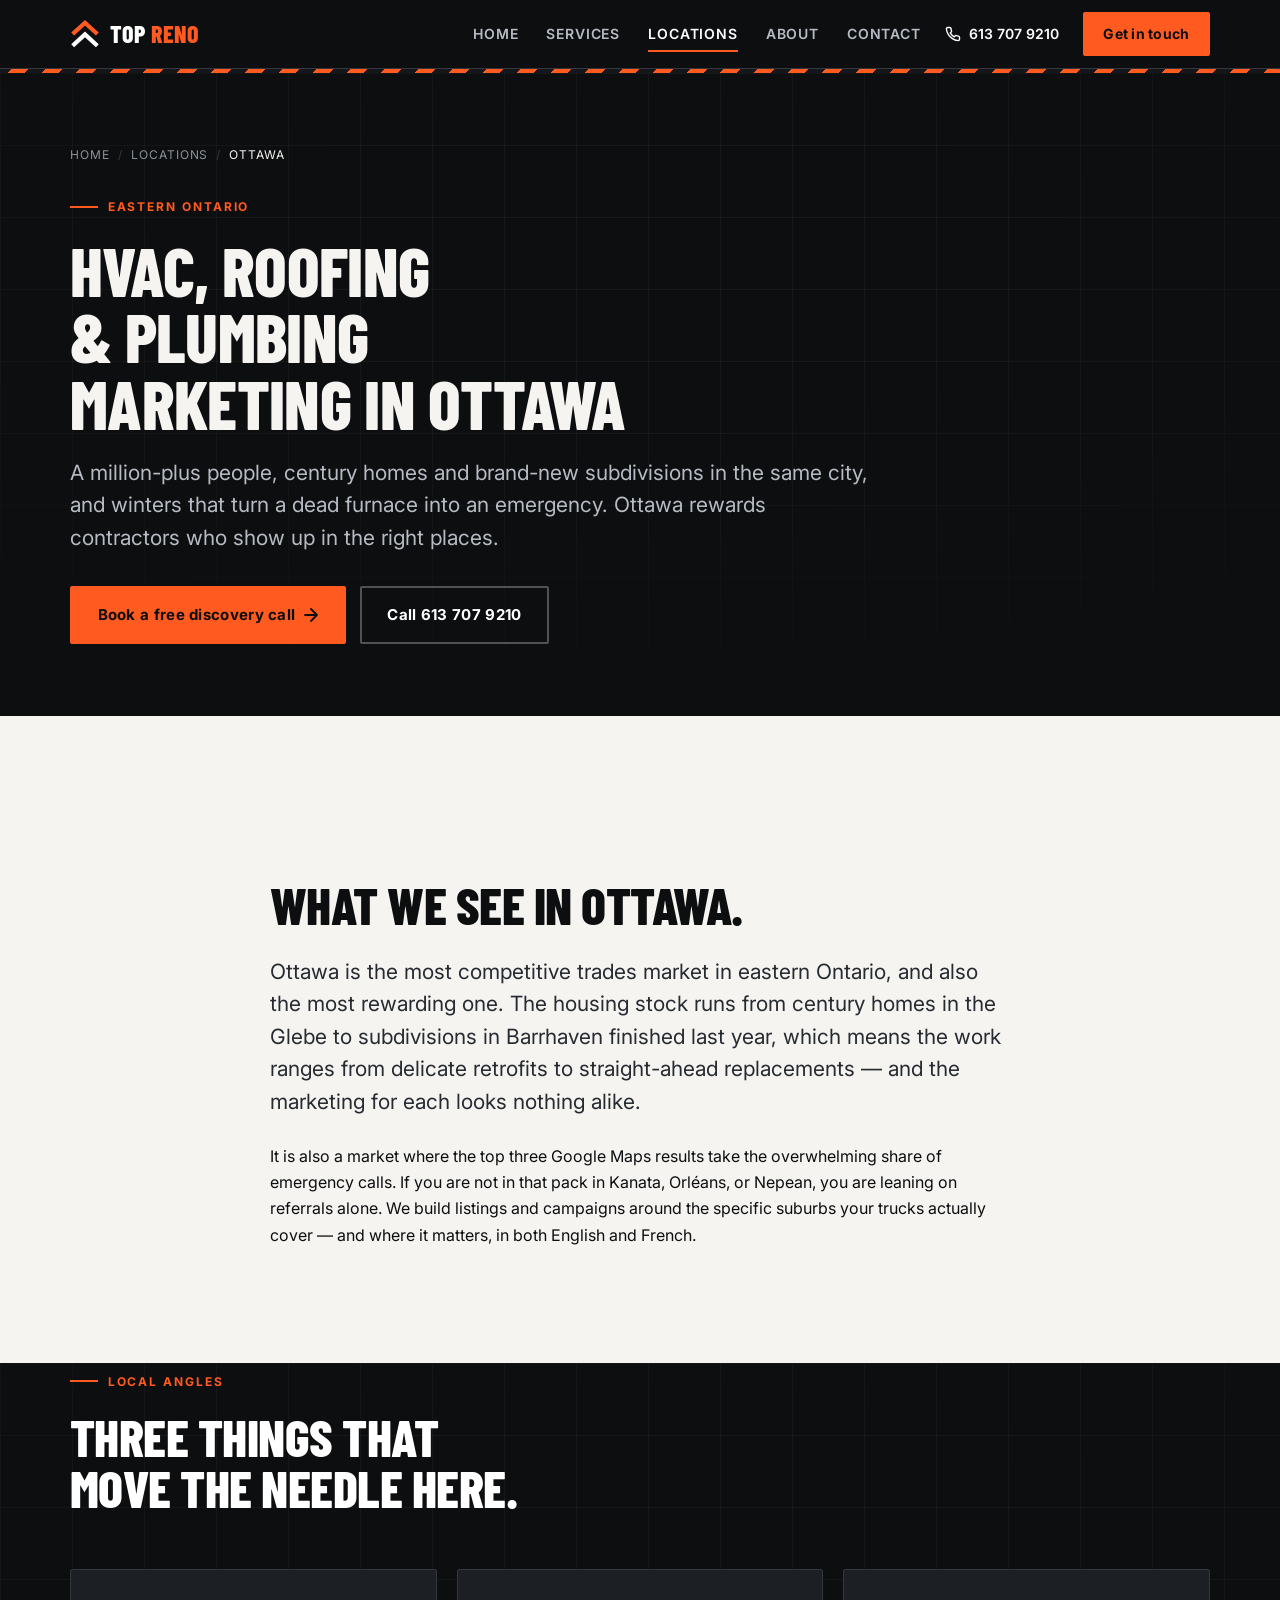
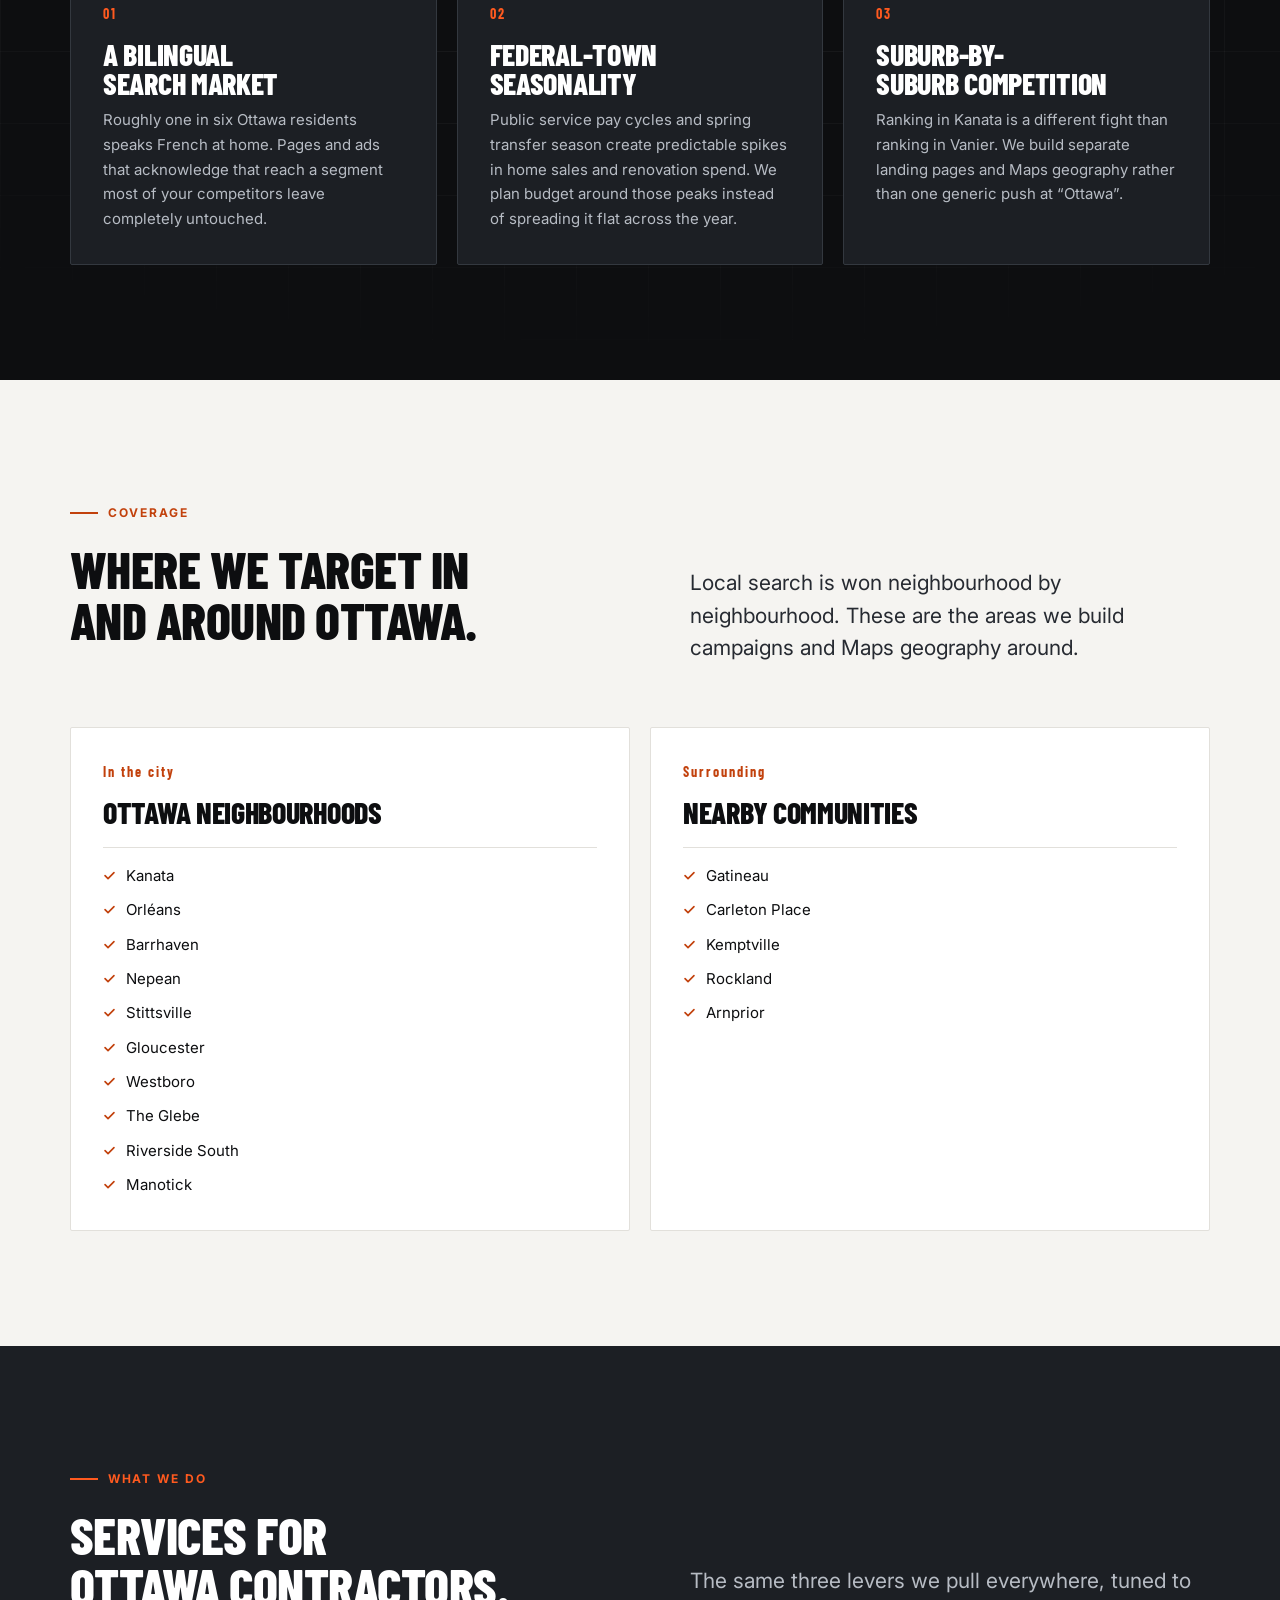
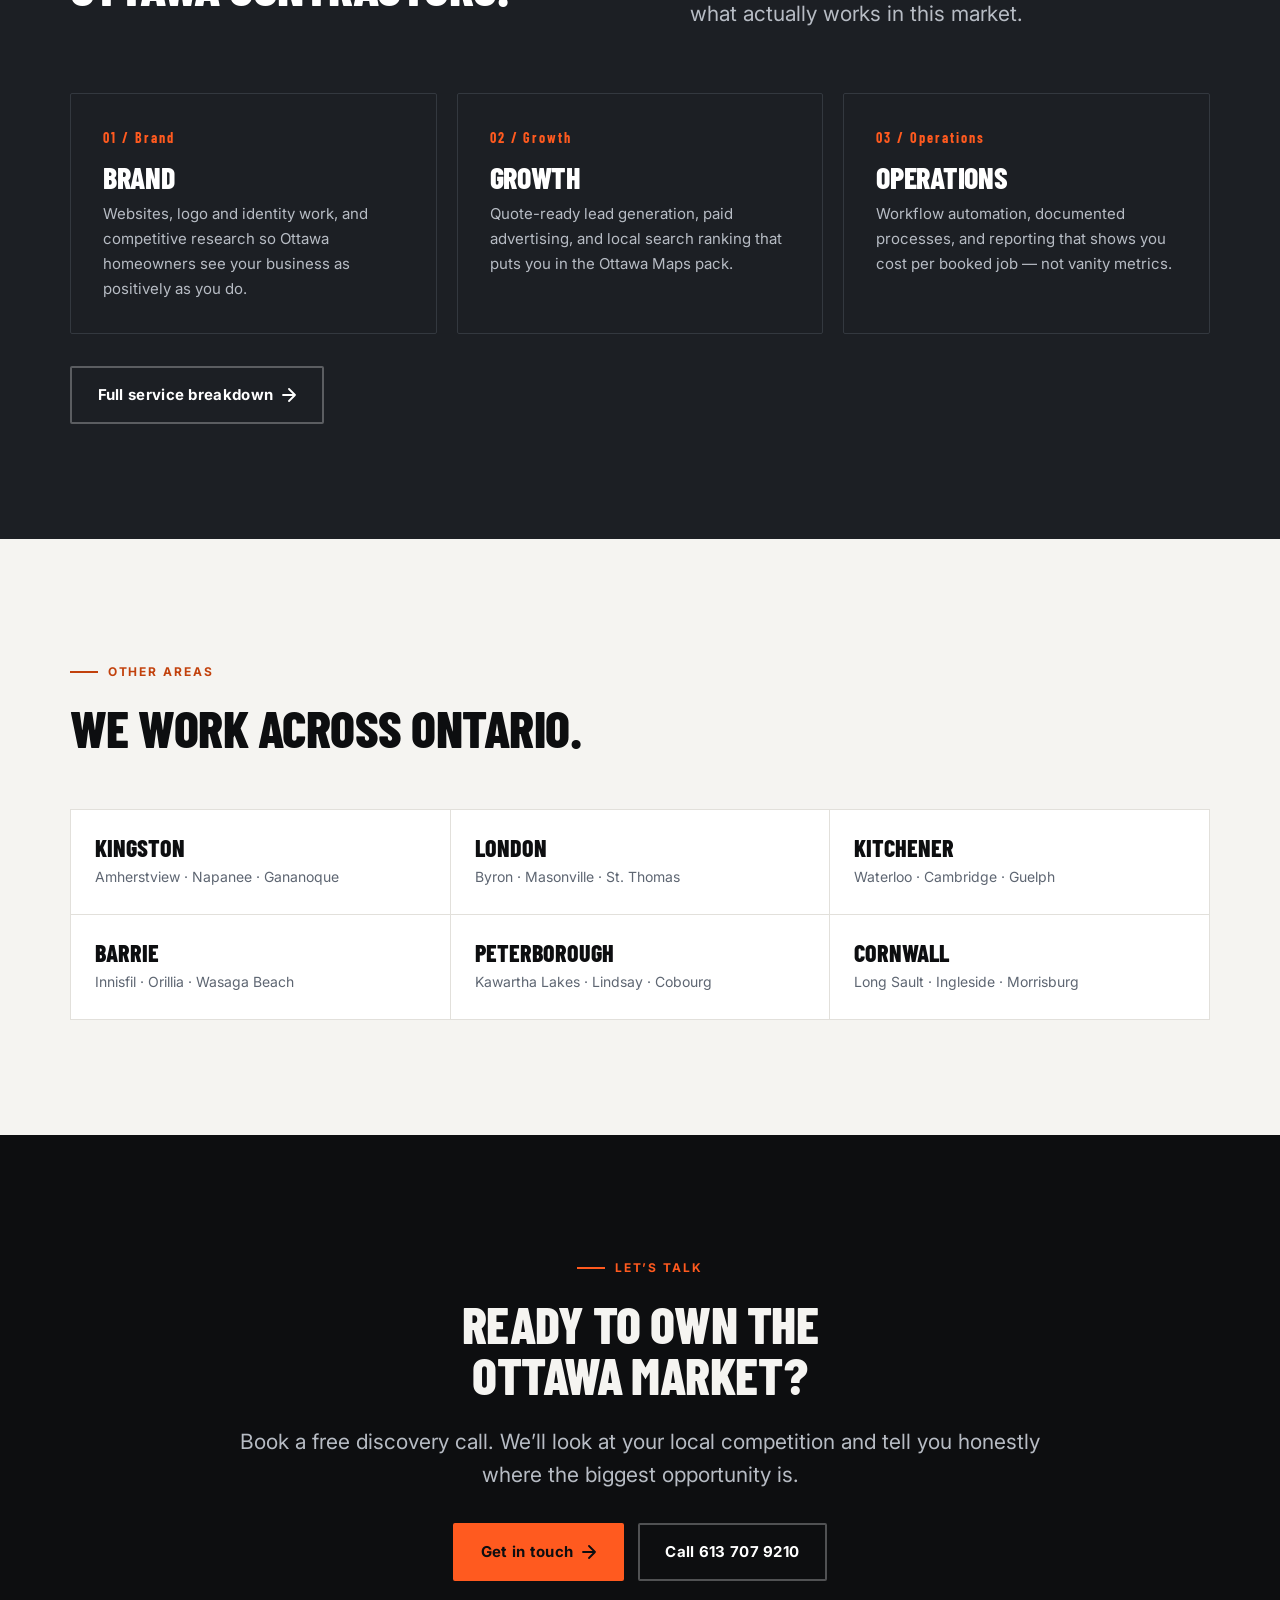
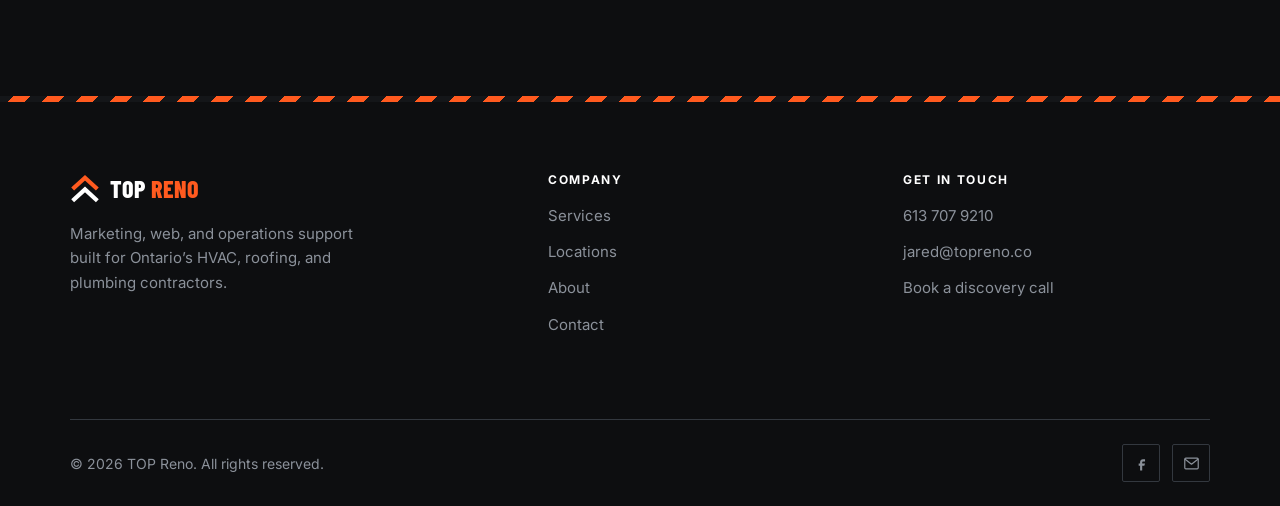
<file: locations/ottawa/index.html>
<!DOCTYPE html>
<html lang="en-CA">
<head>
<meta charset="utf-8">
<meta name="viewport" content="width=device-width, initial-scale=1">

<title>Ottawa HVAC, Roofing &amp; Plumbing Marketing | TOP Reno</title>
<meta name="description" content="Marketing for HVAC, roofing, and plumbing contractors in Ottawa. Local SEO, Google Maps ranking, and lead generation across Kanata, Orléans, and Barrhaven.">
<link rel="canonical" href="https://www.topreno.co/locations/ottawa/">
<meta name="robots" content="index, follow, max-image-preview:large, max-snippet:-1">

<meta property="og:type" content="website">
<meta property="og:site_name" content="TOP Reno">
<meta property="og:locale" content="en_CA">
<meta property="og:title" content="Ottawa HVAC, Roofing & Plumbing Marketing">
<meta property="og:description" content="Marketing for HVAC, roofing, and plumbing contractors in Ottawa. Local SEO, Google Maps ranking, and lead generation across Kanata, Orléans, and Barrhaven.">
<meta property="og:url" content="https://www.topreno.co/locations/ottawa/">
<meta property="og:image" content="https://www.topreno.co/assets/img/og-image.png">
<meta property="og:image:width" content="1200">
<meta property="og:image:height" content="630">
<meta name="twitter:card" content="summary_large_image">
<meta name="twitter:image" content="https://www.topreno.co/assets/img/og-image.png">

<meta name="theme-color" content="#0D0E10">
<link rel="icon" href="../../assets/img/favicon.svg" type="image/svg+xml">
<link rel="icon" href="../../assets/img/favicon-32.png" sizes="32x32" type="image/png">
<link rel="apple-touch-icon" href="../../assets/img/apple-touch-icon.png">
<link rel="manifest" href="../../site.webmanifest">

<link rel="preconnect" href="https://fonts.googleapis.com">
<link rel="preconnect" href="https://fonts.gstatic.com" crossorigin>
<link rel="stylesheet" href="https://fonts.googleapis.com/css2?family=Barlow+Condensed:wght@600;700;800&family=Inter:wght@400;500;600;700&display=swap">
<link rel="stylesheet" href="../../assets/css/style.css">
<script src="../../assets/js/main.js" defer></script>

<script type="application/ld+json">
{
  "@context": "https://schema.org",
  "@graph": [
    {
      "@type": "BreadcrumbList",
      "itemListElement": [
        { "@type": "ListItem", "position": 1, "name": "Home", "item": "https://www.topreno.co/" },
        { "@type": "ListItem", "position": 2, "name": "Locations", "item": "https://www.topreno.co/locations/" },
        { "@type": "ListItem", "position": 3, "name": "Ottawa", "item": "https://www.topreno.co/locations/ottawa/" }
      ]
    },
    {
      "@type": "ProfessionalService",
      "name": "TOP Reno — Ottawa",
      "description": "Marketing for HVAC, roofing, and plumbing contractors in Ottawa. Local SEO, Google Maps ranking, and lead generation across Kanata, Orléans, and Barrhaven.",
      "url": "https://www.topreno.co/locations/ottawa/",
      "email": "jared@topreno.co",
      "telephone": "+1-613-707-9210",
      "image": "https://www.topreno.co/assets/img/og-image.png",
      "parentOrganization": { "@type": "Organization", "name": "TOP Reno", "url": "https://www.topreno.co/" },
      "address": {
        "@type": "PostalAddress",
        "addressLocality": "Ottawa",
        "addressRegion": "ON",
        "addressCountry": "CA"
      },
      "areaServed": [
        { "@type": "City", "name": "Kanata" },
        { "@type": "City", "name": "Orléans" },
        { "@type": "City", "name": "Barrhaven" },
        { "@type": "City", "name": "Nepean" },
        { "@type": "City", "name": "Stittsville" },
        { "@type": "City", "name": "Gloucester" },
        { "@type": "City", "name": "Westboro" },
        { "@type": "City", "name": "The Glebe" },
        { "@type": "City", "name": "Riverside South" },
        { "@type": "City", "name": "Manotick" },
        { "@type": "City", "name": "Gatineau" },
        { "@type": "City", "name": "Carleton Place" },
        { "@type": "City", "name": "Kemptville" },
        { "@type": "City", "name": "Rockland" },
        { "@type": "City", "name": "Arnprior" }
      ],
      "sameAs": ["https://www.facebook.com/share/9Qxds2Kxn3eTgKLA/"]
    }
  ]
}
</script>
</head>
<body>

<a class="skip-link" href="#main">Skip to main content</a>

<header class="site-header">
  <div class="wrap">
    <a class="logo" href="../../" aria-label="TOP Reno — home">
      <svg class="logo-mark" viewBox="0 0 32 32" fill="none" aria-hidden="true" focusable="false">
        <path d="M4.5 14.5 L16 4 L27.5 14.5" stroke="#FF5A1F" stroke-width="4.5" stroke-linecap="square"/>
        <path d="M4.5 27 L16 16.5 L27.5 27" stroke="currentColor" stroke-width="4.5" stroke-linecap="square"/>
      </svg>
      <span class="logo-text">Top<span>&nbsp;Reno</span></span>
    </a>

    <button class="nav-toggle" type="button" aria-expanded="false" aria-controls="site-nav" aria-label="Open menu">
      <span></span><span></span><span></span>
    </button>

    <nav class="site-nav" id="site-nav" aria-label="Main">
      <ul>
        <li><a href="../../">Home</a></li>
        <li><a href="../../services/">Services</a></li>
        <li><a href="../../locations/" aria-current="page">Locations</a></li>
        <li><a href="../../about/">About</a></li>
        <li><a href="../../contact/">Contact</a></li>
      </ul>
      <div class="nav-cta"><a class="btn btn-primary" href="../../contact/">Get in touch</a></div>
      <a class="nav-phone" href="tel:+16137079210">
        <svg width="16" height="16" viewBox="0 0 16 16" fill="none" aria-hidden="true"><path d="M14.5 11.3v2a1.3 1.3 0 0 1-1.5 1.3 13 13 0 0 1-5.6-2 12.8 12.8 0 0 1-4-4 13 13 0 0 1-2-5.6A1.3 1.3 0 0 1 2.7 1.5h2a1.3 1.3 0 0 1 1.3 1.2c.1.6.2 1.3.5 1.9a1.3 1.3 0 0 1-.3 1.4l-.9.8a10.7 10.7 0 0 0 4 4l.8-.9a1.3 1.3 0 0 1 1.4-.3c.6.3 1.2.4 1.9.5a1.3 1.3 0 0 1 1.1 1.2Z" stroke="currentColor" stroke-width="1.4" stroke-linecap="round" stroke-linejoin="round"/></svg>
        613 707 9210
      </a>
    </nav>
  </div>
</header>
<div class="stripe stripe-thin" aria-hidden="true"></div>

<main id="main">

  <section class="page-hero grid-bg">
    <div class="wrap">
      <nav class="breadcrumbs" aria-label="Breadcrumb">
        <ol>
          <li><a href="../../">Home</a></li>
          <li><a href="../../locations/">Locations</a></li>
          <li><span aria-current="page">Ottawa</span></li>
        </ol>
      </nav>
      <p class="eyebrow reveal">Eastern Ontario</p>
      <h1 class="reveal">HVAC, roofing &amp; plumbing marketing in Ottawa</h1>
      <p class="lead reveal reveal-1">A million-plus people, century homes and brand-new subdivisions in the same city, and winters that turn a dead furnace into an emergency. Ottawa rewards contractors who show up in the right places.</p>
      <div class="btn-row reveal reveal-2">
        <a class="btn btn-primary" href="../../contact/">Book a free discovery call <svg width="14" height="14" viewBox="0 0 14 14" fill="none" aria-hidden="true"><path d="M1 7h12M7 1l6 6-6 6" stroke="currentColor" stroke-width="1.8" stroke-linecap="round" stroke-linejoin="round"/></svg></a>
        <a class="btn btn-ghost" href="tel:+16137079210">Call 613 707 9210</a>
      </div>
    </div>
  </section>

  <section class="section">
    <div class="wrap wrap-narrow">
      <p class="eyebrow reveal">The Ottawa market</p>
      <h2 class="reveal">What we see in Ottawa.</h2>
      <p class="lead reveal reveal-1">Ottawa is the most competitive trades market in eastern Ontario, and also the most rewarding one. The housing stock runs from century homes in the Glebe to subdivisions in Barrhaven finished last year, which means the work ranges from delicate retrofits to straight-ahead replacements — and the marketing for each looks nothing alike.</p>
      <p class="reveal reveal-2">It is also a market where the top three Google Maps results take the overwhelming share of emergency calls. If you are not in that pack in Kanata, Orléans, or Nepean, you are leaning on referrals alone. We build listings and campaigns around the specific suburbs your trucks actually cover — and where it matters, in both English and French.</p>
    </div>
  </section>

  <section class="section dark grid-bg" style="padding-top:0;padding-bottom:var(--section)">
    <div class="wrap">
      <div class="section-head">
        <p class="eyebrow reveal">Local angles</p>
        <h2 class="reveal">Three things that move the needle here.</h2>
      </div>
      <div class="card-grid cols-3">
        <article class="card card-dark reveal">
          <span class="card-num">01</span>
          <h3>A bilingual search market</h3>
          <p>Roughly one in six Ottawa residents speaks French at home. Pages and ads that acknowledge that reach a segment most of your competitors leave completely untouched.</p>
        </article>
<article class="card card-dark reveal reveal-1">
          <span class="card-num">02</span>
          <h3>Federal-town seasonality</h3>
          <p>Public service pay cycles and spring transfer season create predictable spikes in home sales and renovation spend. We plan budget around those peaks instead of spreading it flat across the year.</p>
        </article>
<article class="card card-dark reveal reveal-2">
          <span class="card-num">03</span>
          <h3>Suburb-by-suburb competition</h3>
          <p>Ranking in Kanata is a different fight than ranking in Vanier. We build separate landing pages and Maps geography rather than one generic push at &ldquo;Ottawa&rdquo;.</p>
        </article>
      </div>
    </div>
  </section>

  <section class="section">
    <div class="wrap">
      <div class="head-split">
        <div>
          <p class="eyebrow reveal">Coverage</p>
          <h2 class="reveal">Where we target in and around Ottawa.</h2>
        </div>
        <p class="lead reveal reveal-1">Local search is won neighbourhood by neighbourhood. These are the areas we build campaigns and Maps geography around.</p>
      </div>

      <div class="card-grid cols-2 reveal">
        <div class="card">
          <span class="card-num">In the city</span>
          <h3>Ottawa neighbourhoods</h3>
          <ul class="card-list">
            <li><svg width="13" height="13" viewBox="0 0 16 16" fill="none" aria-hidden="true"><path d="M13.5 4.5 6.2 11.8 2.5 8.1" stroke="currentColor" stroke-width="2" stroke-linecap="round" stroke-linejoin="round"/></svg> Kanata</li>
            <li><svg width="13" height="13" viewBox="0 0 16 16" fill="none" aria-hidden="true"><path d="M13.5 4.5 6.2 11.8 2.5 8.1" stroke="currentColor" stroke-width="2" stroke-linecap="round" stroke-linejoin="round"/></svg> Orléans</li>
            <li><svg width="13" height="13" viewBox="0 0 16 16" fill="none" aria-hidden="true"><path d="M13.5 4.5 6.2 11.8 2.5 8.1" stroke="currentColor" stroke-width="2" stroke-linecap="round" stroke-linejoin="round"/></svg> Barrhaven</li>
            <li><svg width="13" height="13" viewBox="0 0 16 16" fill="none" aria-hidden="true"><path d="M13.5 4.5 6.2 11.8 2.5 8.1" stroke="currentColor" stroke-width="2" stroke-linecap="round" stroke-linejoin="round"/></svg> Nepean</li>
            <li><svg width="13" height="13" viewBox="0 0 16 16" fill="none" aria-hidden="true"><path d="M13.5 4.5 6.2 11.8 2.5 8.1" stroke="currentColor" stroke-width="2" stroke-linecap="round" stroke-linejoin="round"/></svg> Stittsville</li>
            <li><svg width="13" height="13" viewBox="0 0 16 16" fill="none" aria-hidden="true"><path d="M13.5 4.5 6.2 11.8 2.5 8.1" stroke="currentColor" stroke-width="2" stroke-linecap="round" stroke-linejoin="round"/></svg> Gloucester</li>
            <li><svg width="13" height="13" viewBox="0 0 16 16" fill="none" aria-hidden="true"><path d="M13.5 4.5 6.2 11.8 2.5 8.1" stroke="currentColor" stroke-width="2" stroke-linecap="round" stroke-linejoin="round"/></svg> Westboro</li>
            <li><svg width="13" height="13" viewBox="0 0 16 16" fill="none" aria-hidden="true"><path d="M13.5 4.5 6.2 11.8 2.5 8.1" stroke="currentColor" stroke-width="2" stroke-linecap="round" stroke-linejoin="round"/></svg> The Glebe</li>
            <li><svg width="13" height="13" viewBox="0 0 16 16" fill="none" aria-hidden="true"><path d="M13.5 4.5 6.2 11.8 2.5 8.1" stroke="currentColor" stroke-width="2" stroke-linecap="round" stroke-linejoin="round"/></svg> Riverside South</li>
            <li><svg width="13" height="13" viewBox="0 0 16 16" fill="none" aria-hidden="true"><path d="M13.5 4.5 6.2 11.8 2.5 8.1" stroke="currentColor" stroke-width="2" stroke-linecap="round" stroke-linejoin="round"/></svg> Manotick</li>
          </ul>
        </div>
        <div class="card">
          <span class="card-num">Surrounding</span>
          <h3>Nearby communities</h3>
          <ul class="card-list">
            <li><svg width="13" height="13" viewBox="0 0 16 16" fill="none" aria-hidden="true"><path d="M13.5 4.5 6.2 11.8 2.5 8.1" stroke="currentColor" stroke-width="2" stroke-linecap="round" stroke-linejoin="round"/></svg> Gatineau</li>
            <li><svg width="13" height="13" viewBox="0 0 16 16" fill="none" aria-hidden="true"><path d="M13.5 4.5 6.2 11.8 2.5 8.1" stroke="currentColor" stroke-width="2" stroke-linecap="round" stroke-linejoin="round"/></svg> Carleton Place</li>
            <li><svg width="13" height="13" viewBox="0 0 16 16" fill="none" aria-hidden="true"><path d="M13.5 4.5 6.2 11.8 2.5 8.1" stroke="currentColor" stroke-width="2" stroke-linecap="round" stroke-linejoin="round"/></svg> Kemptville</li>
            <li><svg width="13" height="13" viewBox="0 0 16 16" fill="none" aria-hidden="true"><path d="M13.5 4.5 6.2 11.8 2.5 8.1" stroke="currentColor" stroke-width="2" stroke-linecap="round" stroke-linejoin="round"/></svg> Rockland</li>
            <li><svg width="13" height="13" viewBox="0 0 16 16" fill="none" aria-hidden="true"><path d="M13.5 4.5 6.2 11.8 2.5 8.1" stroke="currentColor" stroke-width="2" stroke-linecap="round" stroke-linejoin="round"/></svg> Arnprior</li>
          </ul>
        </div>
      </div>
    </div>
  </section>

  <section class="section steel">
    <div class="wrap">
      <div class="head-split">
        <div>
          <p class="eyebrow reveal">What we do</p>
          <h2 class="reveal">Services for Ottawa contractors.</h2>
        </div>
        <p class="lead reveal reveal-1">The same three levers we pull everywhere, tuned to what actually works in this market.</p>
      </div>

      <div class="card-grid cols-3">
        <article class="card card-dark reveal">
          <span class="card-num">01 / Brand</span>
          <h3>Brand</h3>
          <p>Websites, logo and identity work, and competitive research so Ottawa homeowners see your business as positively as you do.</p>
        </article>
        <article class="card card-dark reveal reveal-1">
          <span class="card-num">02 / Growth</span>
          <h3>Growth</h3>
          <p>Quote-ready lead generation, paid advertising, and local search ranking that puts you in the Ottawa Maps pack.</p>
        </article>
        <article class="card card-dark reveal reveal-2">
          <span class="card-num">03 / Operations</span>
          <h3>Operations</h3>
          <p>Workflow automation, documented processes, and reporting that shows you cost per booked job — not vanity metrics.</p>
        </article>
      </div>

      <div class="btn-row reveal">
        <a class="btn btn-ghost" href="../../services/">Full service breakdown <svg width="14" height="14" viewBox="0 0 14 14" fill="none" aria-hidden="true"><path d="M1 7h12M7 1l6 6-6 6" stroke="currentColor" stroke-width="1.8" stroke-linecap="round" stroke-linejoin="round"/></svg></a>
      </div>
    </div>
  </section>

  <section class="section">
    <div class="wrap">
      <div class="section-head">
        <p class="eyebrow reveal">Other areas</p>
        <h2 class="reveal">We work across Ontario.</h2>
      </div>
      <div class="loc-grid reveal">
        <a class="loc" href="../../locations/kingston/">
          <span class="loc-name">Kingston <svg width="16" height="16" viewBox="0 0 14 14" fill="none" aria-hidden="true"><path d="M1 7h12M7 1l6 6-6 6" stroke="currentColor" stroke-width="1.8" stroke-linecap="round" stroke-linejoin="round"/></svg></span>
          <p class="loc-sub">Amherstview · Napanee · Gananoque</p>
        </a>
        <a class="loc" href="../../locations/london/">
          <span class="loc-name">London <svg width="16" height="16" viewBox="0 0 14 14" fill="none" aria-hidden="true"><path d="M1 7h12M7 1l6 6-6 6" stroke="currentColor" stroke-width="1.8" stroke-linecap="round" stroke-linejoin="round"/></svg></span>
          <p class="loc-sub">Byron · Masonville · St. Thomas</p>
        </a>
        <a class="loc" href="../../locations/kitchener/">
          <span class="loc-name">Kitchener <svg width="16" height="16" viewBox="0 0 14 14" fill="none" aria-hidden="true"><path d="M1 7h12M7 1l6 6-6 6" stroke="currentColor" stroke-width="1.8" stroke-linecap="round" stroke-linejoin="round"/></svg></span>
          <p class="loc-sub">Waterloo · Cambridge · Guelph</p>
        </a>
        <a class="loc" href="../../locations/barrie/">
          <span class="loc-name">Barrie <svg width="16" height="16" viewBox="0 0 14 14" fill="none" aria-hidden="true"><path d="M1 7h12M7 1l6 6-6 6" stroke="currentColor" stroke-width="1.8" stroke-linecap="round" stroke-linejoin="round"/></svg></span>
          <p class="loc-sub">Innisfil · Orillia · Wasaga Beach</p>
        </a>
        <a class="loc" href="../../locations/peterborough/">
          <span class="loc-name">Peterborough <svg width="16" height="16" viewBox="0 0 14 14" fill="none" aria-hidden="true"><path d="M1 7h12M7 1l6 6-6 6" stroke="currentColor" stroke-width="1.8" stroke-linecap="round" stroke-linejoin="round"/></svg></span>
          <p class="loc-sub">Kawartha Lakes · Lindsay · Cobourg</p>
        </a>
        <a class="loc" href="../../locations/cornwall/">
          <span class="loc-name">Cornwall <svg width="16" height="16" viewBox="0 0 14 14" fill="none" aria-hidden="true"><path d="M1 7h12M7 1l6 6-6 6" stroke="currentColor" stroke-width="1.8" stroke-linecap="round" stroke-linejoin="round"/></svg></span>
          <p class="loc-sub">Long Sault · Ingleside · Morrisburg</p>
        </a>
      </div>
    </div>
  </section>

  <section class="section cta-band">
    <div class="wrap">
      <p class="eyebrow reveal" style="justify-content:center">Let&rsquo;s talk</p>
      <h2 class="reveal">Ready to own the Ottawa market?</h2>
      <p class="lead reveal reveal-1">Book a free discovery call. We&rsquo;ll look at your local competition and tell you honestly where the biggest opportunity is.</p>
      <div class="btn-row reveal reveal-2">
        <a class="btn btn-primary" href="../../contact/">Get in touch <svg width="14" height="14" viewBox="0 0 14 14" fill="none" aria-hidden="true"><path d="M1 7h12M7 1l6 6-6 6" stroke="currentColor" stroke-width="1.8" stroke-linecap="round" stroke-linejoin="round"/></svg></a>
        <a class="btn btn-ghost" href="tel:+16137079210">Call 613 707 9210</a>
      </div>
    </div>
  </section>

</main>

<footer class="site-footer">
  <div class="stripe" aria-hidden="true"></div>
  <div class="wrap">
    <div class="footer-top">
      <div class="footer-brand">
        <a class="logo" href="../../" aria-label="TOP Reno — home">
          <svg class="logo-mark" viewBox="0 0 32 32" fill="none" aria-hidden="true" focusable="false">
            <path d="M4.5 14.5 L16 4 L27.5 14.5" stroke="#FF5A1F" stroke-width="4.5" stroke-linecap="square"/>
            <path d="M4.5 27 L16 16.5 L27.5 27" stroke="currentColor" stroke-width="4.5" stroke-linecap="square"/>
          </svg>
          <span class="logo-text">Top<span>&nbsp;Reno</span></span>
        </a>
        <p>Marketing, web, and operations support built for Ontario&rsquo;s HVAC, roofing, and plumbing contractors.</p>
      </div>

      <div class="footer-col">
        <h4>Company</h4>
        <ul>
          <li><a href="../../services/">Services</a></li>
          <li><a href="../../locations/">Locations</a></li>
          <li><a href="../../about/">About</a></li>
          <li><a href="../../contact/">Contact</a></li>
        </ul>
      </div>

      <div class="footer-col">
        <h4>Get in touch</h4>
        <ul>
          <li><a href="tel:+16137079210">613 707 9210</a></li>
          <li><a href="mailto:jared@topreno.co">jared@topreno.co</a></li>
          <li><a href="../../contact/">Book a discovery call</a></li>
        </ul>
      </div>
    </div>

    <div class="footer-bottom">
      <span>&copy; <span id="year">2026</span> TOP Reno. All rights reserved.</span>
      <div class="footer-social">
        <a href="https://www.facebook.com/share/9Qxds2Kxn3eTgKLA/" target="_blank" rel="noopener noreferrer" aria-label="TOP Reno on Facebook">
          <svg width="17" height="17" viewBox="0 0 24 24" fill="currentColor" aria-hidden="true"><path d="M14 9h3V6h-3c-2.2 0-4 1.8-4 4v2H8v3h2v7h3v-7h3l1-3h-4v-2c0-.6.4-1 1-1Z"/></svg>
        </a>
        <a href="mailto:jared@topreno.co" aria-label="Email TOP Reno">
          <svg width="17" height="17" viewBox="0 0 24 24" fill="none" aria-hidden="true"><rect x="2.5" y="4.5" width="19" height="15" rx="1.5" stroke="currentColor" stroke-width="1.7"/><path d="m3 6 9 7 9-7" stroke="currentColor" stroke-width="1.7" stroke-linecap="round" stroke-linejoin="round"/></svg>
        </a>
      </div>
    </div>
  </div>
</footer>

<script>document.getElementById('year').textContent = new Date().getFullYear();</script>
</body>
</html>
</file>
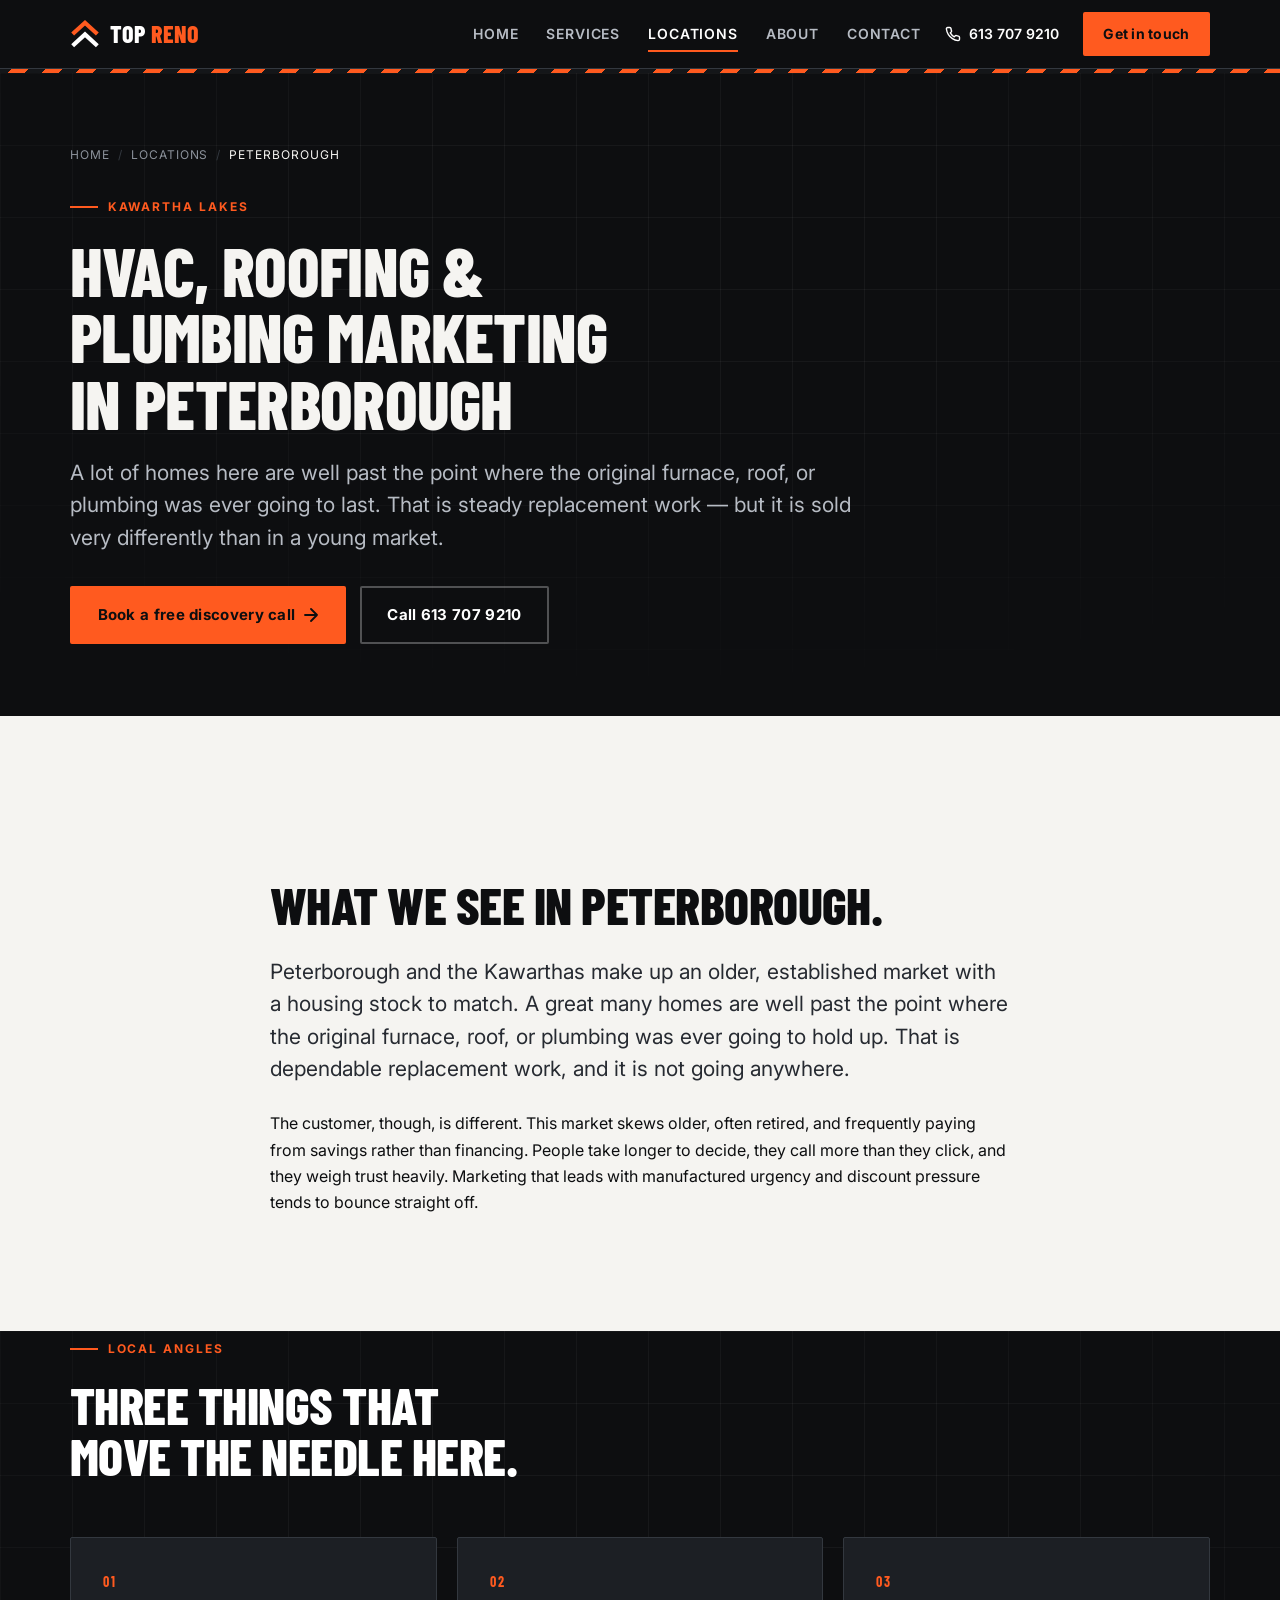
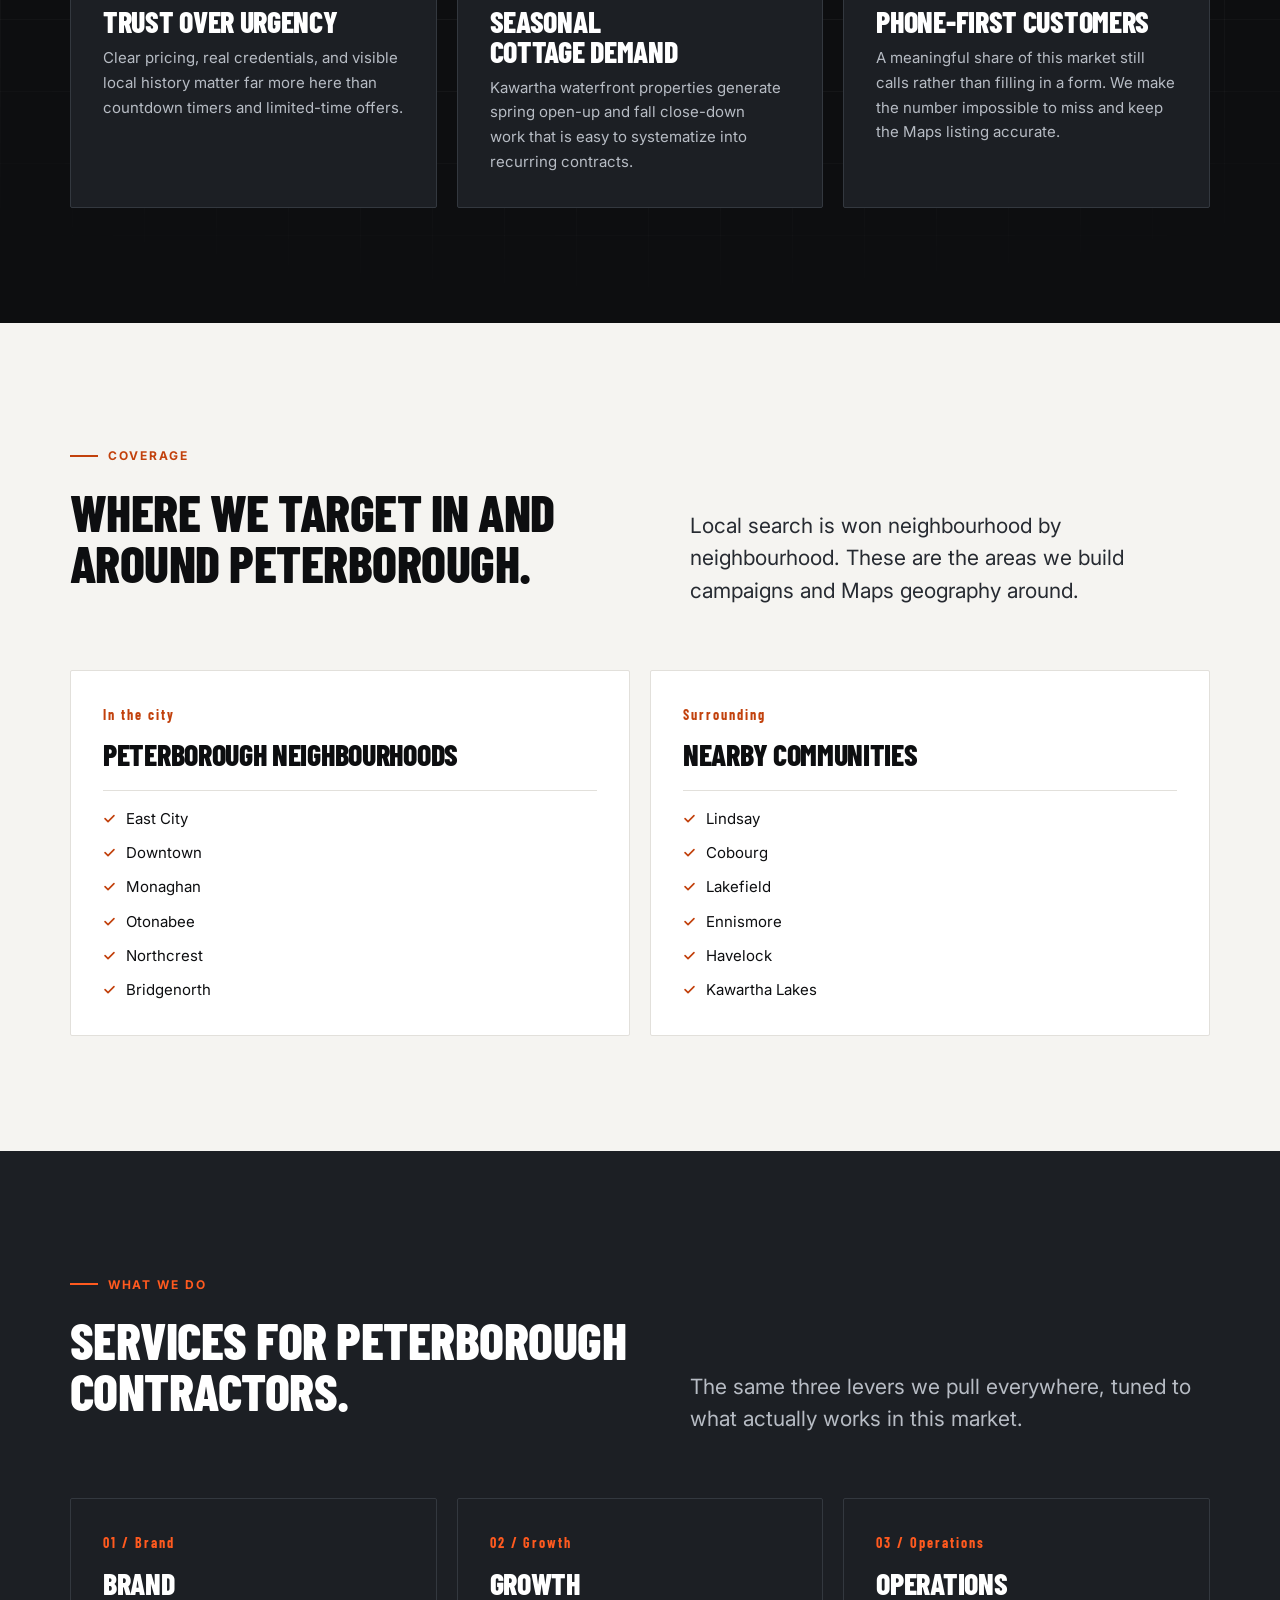
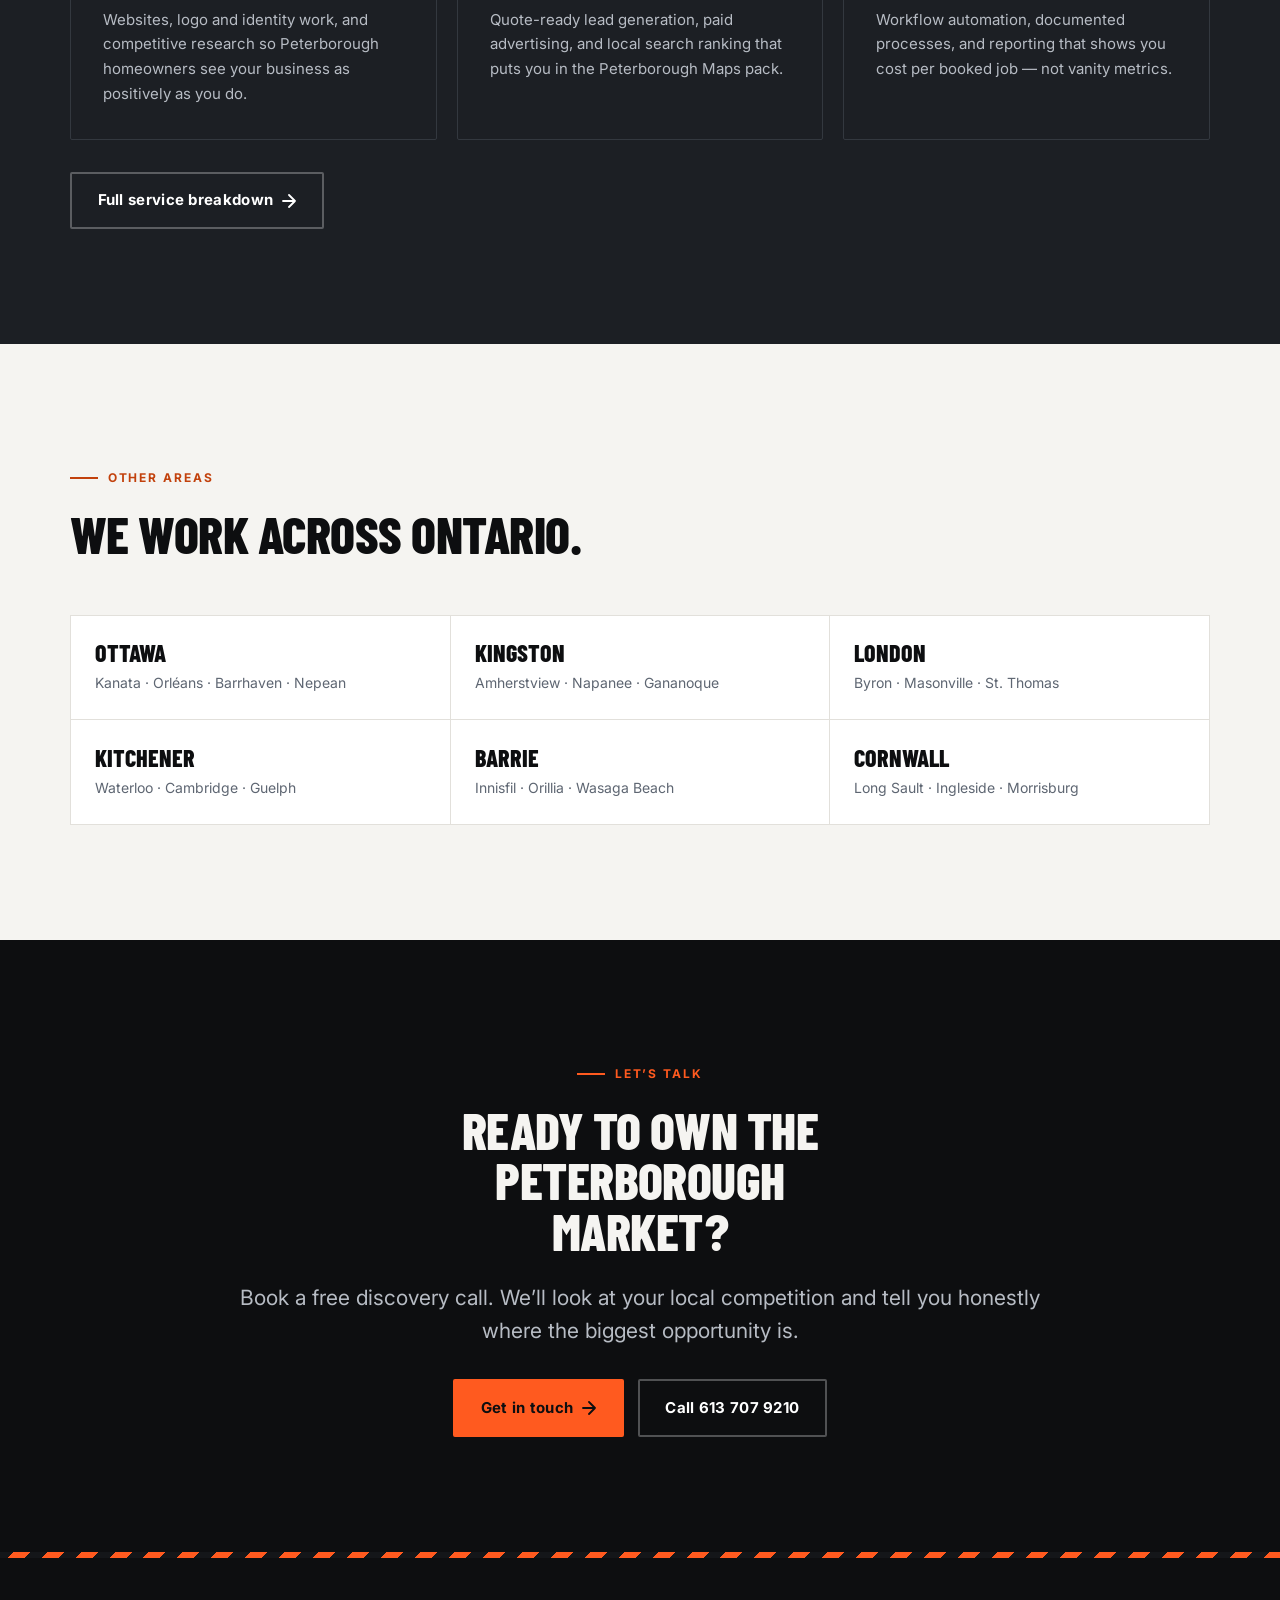
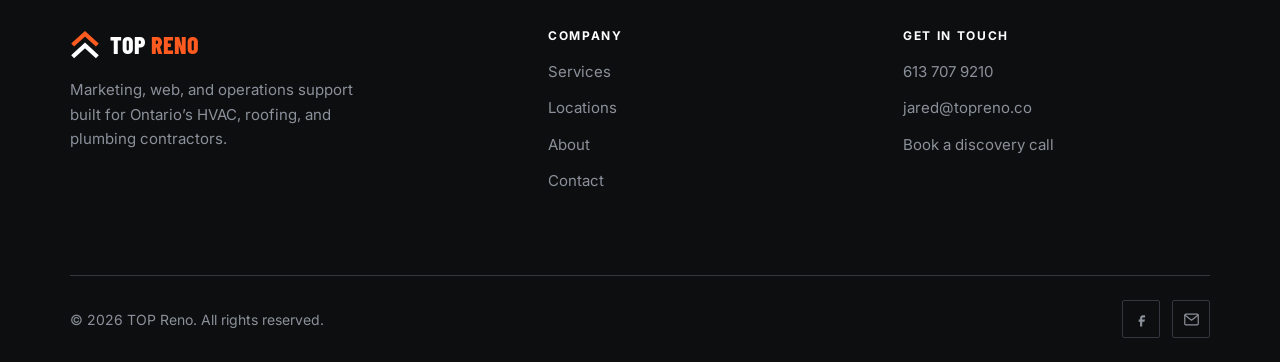
<file: locations/peterborough/index.html>
<!DOCTYPE html>
<html lang="en-CA">
<head>
<meta charset="utf-8">
<meta name="viewport" content="width=device-width, initial-scale=1">

<title>Peterborough HVAC, Roofing &amp; Plumbing Marketing | TOP Reno</title>
<meta name="description" content="Marketing for HVAC, roofing, and plumbing contractors in Peterborough and the Kawarthas. Local SEO and lead generation across Lindsay and Cobourg.">
<link rel="canonical" href="https://www.topreno.co/locations/peterborough/">
<meta name="robots" content="index, follow, max-image-preview:large, max-snippet:-1">

<meta property="og:type" content="website">
<meta property="og:site_name" content="TOP Reno">
<meta property="og:locale" content="en_CA">
<meta property="og:title" content="Peterborough HVAC, Roofing & Plumbing Marketing">
<meta property="og:description" content="Marketing for HVAC, roofing, and plumbing contractors in Peterborough and the Kawarthas. Local SEO and lead generation across Lindsay and Cobourg.">
<meta property="og:url" content="https://www.topreno.co/locations/peterborough/">
<meta property="og:image" content="https://www.topreno.co/assets/img/og-image.png">
<meta property="og:image:width" content="1200">
<meta property="og:image:height" content="630">
<meta name="twitter:card" content="summary_large_image">
<meta name="twitter:image" content="https://www.topreno.co/assets/img/og-image.png">

<meta name="theme-color" content="#0D0E10">
<link rel="icon" href="../../assets/img/favicon.svg" type="image/svg+xml">
<link rel="icon" href="../../assets/img/favicon-32.png" sizes="32x32" type="image/png">
<link rel="apple-touch-icon" href="../../assets/img/apple-touch-icon.png">
<link rel="manifest" href="../../site.webmanifest">

<link rel="preconnect" href="https://fonts.googleapis.com">
<link rel="preconnect" href="https://fonts.gstatic.com" crossorigin>
<link rel="stylesheet" href="https://fonts.googleapis.com/css2?family=Barlow+Condensed:wght@600;700;800&family=Inter:wght@400;500;600;700&display=swap">
<link rel="stylesheet" href="../../assets/css/style.css">
<script src="../../assets/js/main.js" defer></script>

<script type="application/ld+json">
{
  "@context": "https://schema.org",
  "@graph": [
    {
      "@type": "BreadcrumbList",
      "itemListElement": [
        { "@type": "ListItem", "position": 1, "name": "Home", "item": "https://www.topreno.co/" },
        { "@type": "ListItem", "position": 2, "name": "Locations", "item": "https://www.topreno.co/locations/" },
        { "@type": "ListItem", "position": 3, "name": "Peterborough", "item": "https://www.topreno.co/locations/peterborough/" }
      ]
    },
    {
      "@type": "ProfessionalService",
      "name": "TOP Reno — Peterborough",
      "description": "Marketing for HVAC, roofing, and plumbing contractors in Peterborough and the Kawarthas. Local SEO and lead generation across Lindsay and Cobourg.",
      "url": "https://www.topreno.co/locations/peterborough/",
      "email": "jared@topreno.co",
      "telephone": "+1-613-707-9210",
      "image": "https://www.topreno.co/assets/img/og-image.png",
      "parentOrganization": { "@type": "Organization", "name": "TOP Reno", "url": "https://www.topreno.co/" },
      "address": {
        "@type": "PostalAddress",
        "addressLocality": "Peterborough",
        "addressRegion": "ON",
        "addressCountry": "CA"
      },
      "areaServed": [
        { "@type": "City", "name": "East City" },
        { "@type": "City", "name": "Downtown" },
        { "@type": "City", "name": "Monaghan" },
        { "@type": "City", "name": "Otonabee" },
        { "@type": "City", "name": "Northcrest" },
        { "@type": "City", "name": "Bridgenorth" },
        { "@type": "City", "name": "Lindsay" },
        { "@type": "City", "name": "Cobourg" },
        { "@type": "City", "name": "Lakefield" },
        { "@type": "City", "name": "Ennismore" },
        { "@type": "City", "name": "Havelock" },
        { "@type": "City", "name": "Kawartha Lakes" }
      ],
      "sameAs": ["https://www.facebook.com/share/9Qxds2Kxn3eTgKLA/"]
    }
  ]
}
</script>
</head>
<body>

<a class="skip-link" href="#main">Skip to main content</a>

<header class="site-header">
  <div class="wrap">
    <a class="logo" href="../../" aria-label="TOP Reno — home">
      <svg class="logo-mark" viewBox="0 0 32 32" fill="none" aria-hidden="true" focusable="false">
        <path d="M4.5 14.5 L16 4 L27.5 14.5" stroke="#FF5A1F" stroke-width="4.5" stroke-linecap="square"/>
        <path d="M4.5 27 L16 16.5 L27.5 27" stroke="currentColor" stroke-width="4.5" stroke-linecap="square"/>
      </svg>
      <span class="logo-text">Top<span>&nbsp;Reno</span></span>
    </a>

    <button class="nav-toggle" type="button" aria-expanded="false" aria-controls="site-nav" aria-label="Open menu">
      <span></span><span></span><span></span>
    </button>

    <nav class="site-nav" id="site-nav" aria-label="Main">
      <ul>
        <li><a href="../../">Home</a></li>
        <li><a href="../../services/">Services</a></li>
        <li><a href="../../locations/" aria-current="page">Locations</a></li>
        <li><a href="../../about/">About</a></li>
        <li><a href="../../contact/">Contact</a></li>
      </ul>
      <div class="nav-cta"><a class="btn btn-primary" href="../../contact/">Get in touch</a></div>
      <a class="nav-phone" href="tel:+16137079210">
        <svg width="16" height="16" viewBox="0 0 16 16" fill="none" aria-hidden="true"><path d="M14.5 11.3v2a1.3 1.3 0 0 1-1.5 1.3 13 13 0 0 1-5.6-2 12.8 12.8 0 0 1-4-4 13 13 0 0 1-2-5.6A1.3 1.3 0 0 1 2.7 1.5h2a1.3 1.3 0 0 1 1.3 1.2c.1.6.2 1.3.5 1.9a1.3 1.3 0 0 1-.3 1.4l-.9.8a10.7 10.7 0 0 0 4 4l.8-.9a1.3 1.3 0 0 1 1.4-.3c.6.3 1.2.4 1.9.5a1.3 1.3 0 0 1 1.1 1.2Z" stroke="currentColor" stroke-width="1.4" stroke-linecap="round" stroke-linejoin="round"/></svg>
        613 707 9210
      </a>
    </nav>
  </div>
</header>
<div class="stripe stripe-thin" aria-hidden="true"></div>

<main id="main">

  <section class="page-hero grid-bg">
    <div class="wrap">
      <nav class="breadcrumbs" aria-label="Breadcrumb">
        <ol>
          <li><a href="../../">Home</a></li>
          <li><a href="../../locations/">Locations</a></li>
          <li><span aria-current="page">Peterborough</span></li>
        </ol>
      </nav>
      <p class="eyebrow reveal">Kawartha Lakes</p>
      <h1 class="reveal">HVAC, roofing &amp; plumbing marketing in Peterborough</h1>
      <p class="lead reveal reveal-1">A lot of homes here are well past the point where the original furnace, roof, or plumbing was ever going to last. That is steady replacement work — but it is sold very differently than in a young market.</p>
      <div class="btn-row reveal reveal-2">
        <a class="btn btn-primary" href="../../contact/">Book a free discovery call <svg width="14" height="14" viewBox="0 0 14 14" fill="none" aria-hidden="true"><path d="M1 7h12M7 1l6 6-6 6" stroke="currentColor" stroke-width="1.8" stroke-linecap="round" stroke-linejoin="round"/></svg></a>
        <a class="btn btn-ghost" href="tel:+16137079210">Call 613 707 9210</a>
      </div>
    </div>
  </section>

  <section class="section">
    <div class="wrap wrap-narrow">
      <p class="eyebrow reveal">The Peterborough market</p>
      <h2 class="reveal">What we see in Peterborough.</h2>
      <p class="lead reveal reveal-1">Peterborough and the Kawarthas make up an older, established market with a housing stock to match. A great many homes are well past the point where the original furnace, roof, or plumbing was ever going to hold up. That is dependable replacement work, and it is not going anywhere.</p>
      <p class="reveal reveal-2">The customer, though, is different. This market skews older, often retired, and frequently paying from savings rather than financing. People take longer to decide, they call more than they click, and they weigh trust heavily. Marketing that leads with manufactured urgency and discount pressure tends to bounce straight off.</p>
    </div>
  </section>

  <section class="section dark grid-bg" style="padding-top:0;padding-bottom:var(--section)">
    <div class="wrap">
      <div class="section-head">
        <p class="eyebrow reveal">Local angles</p>
        <h2 class="reveal">Three things that move the needle here.</h2>
      </div>
      <div class="card-grid cols-3">
        <article class="card card-dark reveal">
          <span class="card-num">01</span>
          <h3>Trust over urgency</h3>
          <p>Clear pricing, real credentials, and visible local history matter far more here than countdown timers and limited-time offers.</p>
        </article>
<article class="card card-dark reveal reveal-1">
          <span class="card-num">02</span>
          <h3>Seasonal cottage demand</h3>
          <p>Kawartha waterfront properties generate spring open-up and fall close-down work that is easy to systematize into recurring contracts.</p>
        </article>
<article class="card card-dark reveal reveal-2">
          <span class="card-num">03</span>
          <h3>Phone-first customers</h3>
          <p>A meaningful share of this market still calls rather than filling in a form. We make the number impossible to miss and keep the Maps listing accurate.</p>
        </article>
      </div>
    </div>
  </section>

  <section class="section">
    <div class="wrap">
      <div class="head-split">
        <div>
          <p class="eyebrow reveal">Coverage</p>
          <h2 class="reveal">Where we target in and around Peterborough.</h2>
        </div>
        <p class="lead reveal reveal-1">Local search is won neighbourhood by neighbourhood. These are the areas we build campaigns and Maps geography around.</p>
      </div>

      <div class="card-grid cols-2 reveal">
        <div class="card">
          <span class="card-num">In the city</span>
          <h3>Peterborough neighbourhoods</h3>
          <ul class="card-list">
            <li><svg width="13" height="13" viewBox="0 0 16 16" fill="none" aria-hidden="true"><path d="M13.5 4.5 6.2 11.8 2.5 8.1" stroke="currentColor" stroke-width="2" stroke-linecap="round" stroke-linejoin="round"/></svg> East City</li>
            <li><svg width="13" height="13" viewBox="0 0 16 16" fill="none" aria-hidden="true"><path d="M13.5 4.5 6.2 11.8 2.5 8.1" stroke="currentColor" stroke-width="2" stroke-linecap="round" stroke-linejoin="round"/></svg> Downtown</li>
            <li><svg width="13" height="13" viewBox="0 0 16 16" fill="none" aria-hidden="true"><path d="M13.5 4.5 6.2 11.8 2.5 8.1" stroke="currentColor" stroke-width="2" stroke-linecap="round" stroke-linejoin="round"/></svg> Monaghan</li>
            <li><svg width="13" height="13" viewBox="0 0 16 16" fill="none" aria-hidden="true"><path d="M13.5 4.5 6.2 11.8 2.5 8.1" stroke="currentColor" stroke-width="2" stroke-linecap="round" stroke-linejoin="round"/></svg> Otonabee</li>
            <li><svg width="13" height="13" viewBox="0 0 16 16" fill="none" aria-hidden="true"><path d="M13.5 4.5 6.2 11.8 2.5 8.1" stroke="currentColor" stroke-width="2" stroke-linecap="round" stroke-linejoin="round"/></svg> Northcrest</li>
            <li><svg width="13" height="13" viewBox="0 0 16 16" fill="none" aria-hidden="true"><path d="M13.5 4.5 6.2 11.8 2.5 8.1" stroke="currentColor" stroke-width="2" stroke-linecap="round" stroke-linejoin="round"/></svg> Bridgenorth</li>
          </ul>
        </div>
        <div class="card">
          <span class="card-num">Surrounding</span>
          <h3>Nearby communities</h3>
          <ul class="card-list">
            <li><svg width="13" height="13" viewBox="0 0 16 16" fill="none" aria-hidden="true"><path d="M13.5 4.5 6.2 11.8 2.5 8.1" stroke="currentColor" stroke-width="2" stroke-linecap="round" stroke-linejoin="round"/></svg> Lindsay</li>
            <li><svg width="13" height="13" viewBox="0 0 16 16" fill="none" aria-hidden="true"><path d="M13.5 4.5 6.2 11.8 2.5 8.1" stroke="currentColor" stroke-width="2" stroke-linecap="round" stroke-linejoin="round"/></svg> Cobourg</li>
            <li><svg width="13" height="13" viewBox="0 0 16 16" fill="none" aria-hidden="true"><path d="M13.5 4.5 6.2 11.8 2.5 8.1" stroke="currentColor" stroke-width="2" stroke-linecap="round" stroke-linejoin="round"/></svg> Lakefield</li>
            <li><svg width="13" height="13" viewBox="0 0 16 16" fill="none" aria-hidden="true"><path d="M13.5 4.5 6.2 11.8 2.5 8.1" stroke="currentColor" stroke-width="2" stroke-linecap="round" stroke-linejoin="round"/></svg> Ennismore</li>
            <li><svg width="13" height="13" viewBox="0 0 16 16" fill="none" aria-hidden="true"><path d="M13.5 4.5 6.2 11.8 2.5 8.1" stroke="currentColor" stroke-width="2" stroke-linecap="round" stroke-linejoin="round"/></svg> Havelock</li>
            <li><svg width="13" height="13" viewBox="0 0 16 16" fill="none" aria-hidden="true"><path d="M13.5 4.5 6.2 11.8 2.5 8.1" stroke="currentColor" stroke-width="2" stroke-linecap="round" stroke-linejoin="round"/></svg> Kawartha Lakes</li>
          </ul>
        </div>
      </div>
    </div>
  </section>

  <section class="section steel">
    <div class="wrap">
      <div class="head-split">
        <div>
          <p class="eyebrow reveal">What we do</p>
          <h2 class="reveal">Services for Peterborough contractors.</h2>
        </div>
        <p class="lead reveal reveal-1">The same three levers we pull everywhere, tuned to what actually works in this market.</p>
      </div>

      <div class="card-grid cols-3">
        <article class="card card-dark reveal">
          <span class="card-num">01 / Brand</span>
          <h3>Brand</h3>
          <p>Websites, logo and identity work, and competitive research so Peterborough homeowners see your business as positively as you do.</p>
        </article>
        <article class="card card-dark reveal reveal-1">
          <span class="card-num">02 / Growth</span>
          <h3>Growth</h3>
          <p>Quote-ready lead generation, paid advertising, and local search ranking that puts you in the Peterborough Maps pack.</p>
        </article>
        <article class="card card-dark reveal reveal-2">
          <span class="card-num">03 / Operations</span>
          <h3>Operations</h3>
          <p>Workflow automation, documented processes, and reporting that shows you cost per booked job — not vanity metrics.</p>
        </article>
      </div>

      <div class="btn-row reveal">
        <a class="btn btn-ghost" href="../../services/">Full service breakdown <svg width="14" height="14" viewBox="0 0 14 14" fill="none" aria-hidden="true"><path d="M1 7h12M7 1l6 6-6 6" stroke="currentColor" stroke-width="1.8" stroke-linecap="round" stroke-linejoin="round"/></svg></a>
      </div>
    </div>
  </section>

  <section class="section">
    <div class="wrap">
      <div class="section-head">
        <p class="eyebrow reveal">Other areas</p>
        <h2 class="reveal">We work across Ontario.</h2>
      </div>
      <div class="loc-grid reveal">
        <a class="loc" href="../../locations/ottawa/">
          <span class="loc-name">Ottawa <svg width="16" height="16" viewBox="0 0 14 14" fill="none" aria-hidden="true"><path d="M1 7h12M7 1l6 6-6 6" stroke="currentColor" stroke-width="1.8" stroke-linecap="round" stroke-linejoin="round"/></svg></span>
          <p class="loc-sub">Kanata · Orléans · Barrhaven · Nepean</p>
        </a>
        <a class="loc" href="../../locations/kingston/">
          <span class="loc-name">Kingston <svg width="16" height="16" viewBox="0 0 14 14" fill="none" aria-hidden="true"><path d="M1 7h12M7 1l6 6-6 6" stroke="currentColor" stroke-width="1.8" stroke-linecap="round" stroke-linejoin="round"/></svg></span>
          <p class="loc-sub">Amherstview · Napanee · Gananoque</p>
        </a>
        <a class="loc" href="../../locations/london/">
          <span class="loc-name">London <svg width="16" height="16" viewBox="0 0 14 14" fill="none" aria-hidden="true"><path d="M1 7h12M7 1l6 6-6 6" stroke="currentColor" stroke-width="1.8" stroke-linecap="round" stroke-linejoin="round"/></svg></span>
          <p class="loc-sub">Byron · Masonville · St. Thomas</p>
        </a>
        <a class="loc" href="../../locations/kitchener/">
          <span class="loc-name">Kitchener <svg width="16" height="16" viewBox="0 0 14 14" fill="none" aria-hidden="true"><path d="M1 7h12M7 1l6 6-6 6" stroke="currentColor" stroke-width="1.8" stroke-linecap="round" stroke-linejoin="round"/></svg></span>
          <p class="loc-sub">Waterloo · Cambridge · Guelph</p>
        </a>
        <a class="loc" href="../../locations/barrie/">
          <span class="loc-name">Barrie <svg width="16" height="16" viewBox="0 0 14 14" fill="none" aria-hidden="true"><path d="M1 7h12M7 1l6 6-6 6" stroke="currentColor" stroke-width="1.8" stroke-linecap="round" stroke-linejoin="round"/></svg></span>
          <p class="loc-sub">Innisfil · Orillia · Wasaga Beach</p>
        </a>
        <a class="loc" href="../../locations/cornwall/">
          <span class="loc-name">Cornwall <svg width="16" height="16" viewBox="0 0 14 14" fill="none" aria-hidden="true"><path d="M1 7h12M7 1l6 6-6 6" stroke="currentColor" stroke-width="1.8" stroke-linecap="round" stroke-linejoin="round"/></svg></span>
          <p class="loc-sub">Long Sault · Ingleside · Morrisburg</p>
        </a>
      </div>
    </div>
  </section>

  <section class="section cta-band">
    <div class="wrap">
      <p class="eyebrow reveal" style="justify-content:center">Let&rsquo;s talk</p>
      <h2 class="reveal">Ready to own the Peterborough market?</h2>
      <p class="lead reveal reveal-1">Book a free discovery call. We&rsquo;ll look at your local competition and tell you honestly where the biggest opportunity is.</p>
      <div class="btn-row reveal reveal-2">
        <a class="btn btn-primary" href="../../contact/">Get in touch <svg width="14" height="14" viewBox="0 0 14 14" fill="none" aria-hidden="true"><path d="M1 7h12M7 1l6 6-6 6" stroke="currentColor" stroke-width="1.8" stroke-linecap="round" stroke-linejoin="round"/></svg></a>
        <a class="btn btn-ghost" href="tel:+16137079210">Call 613 707 9210</a>
      </div>
    </div>
  </section>

</main>

<footer class="site-footer">
  <div class="stripe" aria-hidden="true"></div>
  <div class="wrap">
    <div class="footer-top">
      <div class="footer-brand">
        <a class="logo" href="../../" aria-label="TOP Reno — home">
          <svg class="logo-mark" viewBox="0 0 32 32" fill="none" aria-hidden="true" focusable="false">
            <path d="M4.5 14.5 L16 4 L27.5 14.5" stroke="#FF5A1F" stroke-width="4.5" stroke-linecap="square"/>
            <path d="M4.5 27 L16 16.5 L27.5 27" stroke="currentColor" stroke-width="4.5" stroke-linecap="square"/>
          </svg>
          <span class="logo-text">Top<span>&nbsp;Reno</span></span>
        </a>
        <p>Marketing, web, and operations support built for Ontario&rsquo;s HVAC, roofing, and plumbing contractors.</p>
      </div>

      <div class="footer-col">
        <h4>Company</h4>
        <ul>
          <li><a href="../../services/">Services</a></li>
          <li><a href="../../locations/">Locations</a></li>
          <li><a href="../../about/">About</a></li>
          <li><a href="../../contact/">Contact</a></li>
        </ul>
      </div>

      <div class="footer-col">
        <h4>Get in touch</h4>
        <ul>
          <li><a href="tel:+16137079210">613 707 9210</a></li>
          <li><a href="mailto:jared@topreno.co">jared@topreno.co</a></li>
          <li><a href="../../contact/">Book a discovery call</a></li>
        </ul>
      </div>
    </div>

    <div class="footer-bottom">
      <span>&copy; <span id="year">2026</span> TOP Reno. All rights reserved.</span>
      <div class="footer-social">
        <a href="https://www.facebook.com/share/9Qxds2Kxn3eTgKLA/" target="_blank" rel="noopener noreferrer" aria-label="TOP Reno on Facebook">
          <svg width="17" height="17" viewBox="0 0 24 24" fill="currentColor" aria-hidden="true"><path d="M14 9h3V6h-3c-2.2 0-4 1.8-4 4v2H8v3h2v7h3v-7h3l1-3h-4v-2c0-.6.4-1 1-1Z"/></svg>
        </a>
        <a href="mailto:jared@topreno.co" aria-label="Email TOP Reno">
          <svg width="17" height="17" viewBox="0 0 24 24" fill="none" aria-hidden="true"><rect x="2.5" y="4.5" width="19" height="15" rx="1.5" stroke="currentColor" stroke-width="1.7"/><path d="m3 6 9 7 9-7" stroke="currentColor" stroke-width="1.7" stroke-linecap="round" stroke-linejoin="round"/></svg>
        </a>
      </div>
    </div>
  </div>
</footer>

<script>document.getElementById('year').textContent = new Date().getFullYear();</script>
</body>
</html>
</file>
<file: assets/css/style.css>
/* ==========================================================================
   TOP Reno — Design System
   Bold industrial: charcoal + safety orange, condensed display type.
   Mobile-first. No frameworks, no build step.
   ========================================================================== */

/* --- Tokens ------------------------------------------------------------- */
:root {
  /* Surfaces */
  --ink:        #0D0E10;
  --ink-2:      #141619;
  --steel:      #1C1F24;
  --steel-2:    #262A31;
  --line:       #33383F;
  --line-soft:  #E2E0DB;

  /* Text */
  --smoke:      #8B919A;
  --smoke-2:    #B7BCC4;
  --paper:      #F5F4F1;
  --paper-2:    #E9E7E2;
  --white:      #FFFFFF;

  /* Brand */
  --orange:     #FF5A1F;
  --orange-d:   #E4460D;
  --orange-t:   rgba(255, 90, 31, 0.12);
  --amber:      #FFB800;
  --green:      #22C55E;
  --red:        #EF4444;

  /* Accessible text colours.
     #FF5A1F only reaches 3.1:1 on light surfaces, so orange *text* on paper or
     white uses --orange-ink instead. The brand orange is still used at full
     strength for fills and for text on dark surfaces, where it clears 6:1. */
  --orange-ink: #C2410C;  /* 4.7:1 on --paper, 5.2:1 on white */
  --muted:      #5E6672;  /* secondary text on light surfaces, 5.3:1 */
  --step-num:   #5A616B;  /* large numerals on --ink, 3.3:1 */
  --index-num:  #8A867C;  /* large numerals on --paper, 3.3:1 */

  /* Surface-aware roles. Dark sections re-point these below, so a component
     never has to know which background it landed on. */
  --accent-text: var(--orange-ink);
  --lead-text:   var(--steel-2);
  --muted-text:  var(--muted);

  /* Type */
  --font-display: 'Barlow Condensed', 'Arial Narrow', Impact, sans-serif;
  --font-body:    'Inter', -apple-system, BlinkMacSystemFont, 'Segoe UI', Roboto, sans-serif;

  /* Fluid scale */
  --fs-hero:  clamp(2.75rem, 9vw, 6rem);
  --fs-h1:    clamp(2.25rem, 6.5vw, 4.25rem);
  --fs-h2:    clamp(1.875rem, 4.6vw, 3.25rem);
  --fs-h3:    clamp(1.375rem, 2.6vw, 1.875rem);
  --fs-h4:    clamp(1.125rem, 1.9vw, 1.375rem);
  --fs-body:  clamp(1rem, 1.15vw, 1.0625rem);
  --fs-lead:  clamp(1.0625rem, 1.7vw, 1.3125rem);
  --fs-small: 0.875rem;
  --fs-micro: 0.75rem;

  /* Layout */
  --wrap:     1220px;
  --wrap-narrow: 820px;
  --gutter:   clamp(1.25rem, 4vw, 2.5rem);
  --section:  clamp(4rem, 9vw, 7.5rem);

  /* Motion */
  --ease: cubic-bezier(0.22, 1, 0.36, 1);
  --dur:  0.5s;

  --header-h: 68px;
}

/* --- Reset -------------------------------------------------------------- */
*, *::before, *::after { box-sizing: border-box; }

html {
  -webkit-text-size-adjust: 100%;
  scroll-behavior: smooth;
  scroll-padding-top: calc(var(--header-h) + 16px);
}

body {
  margin: 0;
  font-family: var(--font-body);
  font-size: var(--fs-body);
  line-height: 1.65;
  color: var(--ink);
  background: var(--paper);
  -webkit-font-smoothing: antialiased;
  -moz-osx-font-smoothing: grayscale;
  overflow-x: hidden;
}

body.nav-open { overflow: hidden; }

img, svg, video { max-width: 100%; height: auto; display: block; }

h1, h2, h3, h4 {
  font-family: var(--font-display);
  font-weight: 800;
  line-height: 0.98;
  letter-spacing: -0.01em;
  text-transform: uppercase;
  margin: 0 0 0.5em;
  text-wrap: balance;
}

h1 { font-size: var(--fs-h1); }
h2 { font-size: var(--fs-h2); }
h3 { font-size: var(--fs-h3); }
h4 { font-size: var(--fs-h4); letter-spacing: 0.01em; }

p { margin: 0 0 1.15em; text-wrap: pretty; }
p:last-child { margin-bottom: 0; }

a { color: inherit; text-decoration-thickness: 1px; text-underline-offset: 3px; }

ul, ol { margin: 0 0 1.15em; padding-left: 1.25em; }
li { margin-bottom: 0.4em; }

strong { font-weight: 700; }

:focus-visible {
  /* --accent-text is inherited, so the ring darkens on light surfaces and stays
     bright on dark ones — 4.7:1 and 6.2:1, both clearing the 3:1 minimum for
     focus indicators. Plain --orange was only 2.8:1 on --paper. */
  outline: 3px solid var(--accent-text);
  outline-offset: 3px;
  border-radius: 2px;
}

/* --- Layout helpers ----------------------------------------------------- */
.wrap {
  width: 100%;
  max-width: var(--wrap);
  margin-inline: auto;
  padding-inline: var(--gutter);
}

.wrap-narrow { max-width: var(--wrap-narrow); }

.section { padding-block: var(--section); }
.section-sm { padding-block: clamp(3rem, 6vw, 5rem); }

.dark { background: var(--ink); color: var(--paper); }
.dark h1, .dark h2, .dark h3, .dark h4 { color: var(--white); }
.steel { background: var(--steel); color: var(--paper); }
.steel h2, .steel h3 { color: var(--white); }

/* Every dark surface, whether it uses the .dark/.steel utilities or paints its
   own background. Re-pointing the roles here is what keeps text legible — the
   light-surface defaults are near-black and vanish on these. */
.dark, .steel, .hero, .page-hero, .cta-band, .err-page,
.stat-band, .process, .site-header, .site-footer, .card-dark, .faq {
  --accent-text: var(--orange);
  --lead-text:   var(--smoke-2);
  --muted-text:  var(--smoke);
}

.skip-link {
  position: absolute;
  left: -9999px;
  top: 0;
  z-index: 999;
  background: var(--orange);
  color: var(--ink);
  padding: 0.75rem 1.25rem;
  font-weight: 700;
}
.skip-link:focus { left: 0; }

/* --- Motifs ------------------------------------------------------------- */
/* Hazard stripe — the recurring industrial accent */
.stripe {
  height: 6px;
  background: repeating-linear-gradient(
    -45deg,
    var(--orange) 0 12px,
    transparent 12px 24px
  );
  background-color: var(--ink-2);
}
.stripe-thin { height: 4px; }

/* Blueprint grid backdrop */
.grid-bg { position: relative; overflow: hidden; isolation: isolate; }
.grid-bg::before {
  content: '';
  position: absolute;
  inset: 0;
  z-index: -1;
  background-image:
    linear-gradient(to right, rgba(255,255,255,0.045) 1px, transparent 1px),
    linear-gradient(to bottom, rgba(255,255,255,0.045) 1px, transparent 1px);
  background-size: 72px 72px;
  mask-image: radial-gradient(ellipse 90% 70% at 50% 30%, #000 35%, transparent 100%);
  -webkit-mask-image: radial-gradient(ellipse 90% 70% at 50% 30%, #000 35%, transparent 100%);
}

/* Eyebrow label */
.eyebrow {
  display: inline-flex;
  align-items: center;
  gap: 0.6rem;
  font-family: var(--font-body);
  font-size: var(--fs-micro);
  font-weight: 700;
  letter-spacing: 0.16em;
  text-transform: uppercase;
  color: var(--accent-text);
  margin-bottom: 1.25rem;
}
.eyebrow::before {
  content: '';
  width: 28px;
  height: 2px;
  background: var(--accent-text);
  flex: none;
}
.eyebrow-plain { color: var(--muted-text); }
.eyebrow-plain::before { background: var(--muted-text); }

.lead {
  font-size: var(--fs-lead);
  line-height: 1.55;
  color: var(--lead-text);
  max-width: 62ch;
}

.accent { color: var(--accent-text); }

/* --- Buttons ------------------------------------------------------------ */
.btn {
  display: inline-flex;
  align-items: center;
  justify-content: center;
  gap: 0.55rem;
  min-height: 52px;
  padding: 0.9rem 1.6rem;
  font-family: var(--font-body);
  font-size: 0.9375rem;
  font-weight: 700;
  letter-spacing: 0.02em;
  text-decoration: none;
  border: 2px solid transparent;
  border-radius: 2px;
  cursor: pointer;
  transition: background-color 0.2s var(--ease), color 0.2s var(--ease),
              border-color 0.2s var(--ease), transform 0.2s var(--ease);
}
.btn svg { flex: none; transition: transform 0.25s var(--ease); }
.btn:hover svg { transform: translateX(4px); }

.btn-primary {
  background: var(--orange);
  color: var(--ink);   /* 6.2:1 on --orange; white would only be 3.1:1 */
  border-color: var(--orange);
}
.btn-primary:hover { background: var(--orange-d); border-color: var(--orange-d); }

.btn-ghost {
  background: transparent;
  color: var(--white);
  border-color: rgba(255,255,255,0.28);
}
.btn-ghost:hover { border-color: var(--white); background: rgba(255,255,255,0.06); }

.btn-dark {
  background: var(--ink);
  color: var(--white);
  border-color: var(--ink);
}
.btn-dark:hover { background: var(--steel-2); border-color: var(--steel-2); }

.btn-outline {
  background: transparent;
  color: var(--ink);
  border-color: var(--ink);
}
.btn-outline:hover { background: var(--ink); color: var(--white); }

.btn-row {
  display: flex;
  flex-wrap: wrap;
  gap: 0.875rem;
  margin-top: 2rem;
}

.arrow-link {
  display: inline-flex;
  align-items: center;
  gap: 0.5rem;
  font-weight: 700;
  font-size: 0.9375rem;
  color: var(--accent-text);
  text-decoration: none;
  letter-spacing: 0.01em;
}
.arrow-link svg { transition: transform 0.25s var(--ease); }
.arrow-link:hover svg { transform: translateX(4px); }
.arrow-link:hover { text-decoration: underline; }

/* --- Header ------------------------------------------------------------- */
.site-header {
  position: sticky;
  top: 0;
  z-index: 100;
  background: var(--ink);
  border-bottom: 1px solid var(--line);
  transition: background-color 0.3s var(--ease);
}
.site-header .wrap {
  display: flex;
  align-items: center;
  justify-content: space-between;
  gap: 1rem;
  min-height: var(--header-h);
}

.logo {
  display: inline-flex;
  align-items: center;
  gap: 0.6rem;
  text-decoration: none;
  color: var(--white);
  flex: none;
}
.logo-mark { width: 30px; height: 30px; flex: none; }
.logo-text {
  font-family: var(--font-display);
  font-weight: 800;
  font-size: 1.5rem;
  letter-spacing: 0.01em;
  text-transform: uppercase;
  line-height: 1;
}
.logo-text span { color: var(--orange); }

.nav-toggle {
  display: inline-flex;
  flex-direction: column;
  justify-content: center;
  gap: 5px;
  width: 46px;
  height: 46px;
  padding: 0 10px;
  background: none;
  border: 1px solid var(--line);
  border-radius: 2px;
  cursor: pointer;
}
.nav-toggle span {
  display: block;
  height: 2px;
  width: 100%;
  background: var(--white);
  transition: transform 0.3s var(--ease), opacity 0.2s var(--ease);
}
.nav-open .nav-toggle span:nth-child(1) { transform: translateY(7px) rotate(45deg); }
.nav-open .nav-toggle span:nth-child(2) { opacity: 0; }
.nav-open .nav-toggle span:nth-child(3) { transform: translateY(-7px) rotate(-45deg); }

.site-nav {
  position: fixed;
  inset: var(--header-h) 0 0 0;
  background: var(--ink);
  padding: 1.5rem var(--gutter) 3rem;
  overflow-y: auto;
  transform: translateX(100%);
  visibility: hidden;
  transition: transform 0.35s var(--ease), visibility 0.35s;
}
.nav-open .site-nav { transform: translateX(0); visibility: visible; }

.site-nav ul {
  list-style: none;
  margin: 0 0 1.75rem;
  padding: 0;
}
.site-nav li { margin: 0; border-bottom: 1px solid var(--line); }
/* Scoped to `ul` so the drawer styles don't leak onto .nav-cta / .nav-phone,
   which sit outside the list and carry their own display rules. */
.site-nav ul a {
  display: block;
  padding: 1rem 0;
  font-family: var(--font-display);
  font-size: 1.5rem;
  font-weight: 700;
  text-transform: uppercase;
  letter-spacing: 0.01em;
  color: var(--paper);
  text-decoration: none;
}
.site-nav ul a:hover, .site-nav ul a[aria-current="page"] { color: var(--orange); }

.nav-cta { display: block; }
.nav-phone {
  display: flex;
  align-items: center;
  gap: 0.5rem;
  margin-top: 1.25rem;
  color: var(--smoke-2);
  text-decoration: none;
  font-weight: 600;
  font-size: 0.9375rem;
}
.nav-phone:hover { color: var(--orange); }

@media (min-width: 900px) {
  .nav-toggle { display: none; }
  .site-nav {
    position: static;
    inset: auto;
    display: flex;
    align-items: center;
    gap: 1.5rem;
    padding: 0;
    overflow: visible;
    transform: none;
    visibility: visible;
    background: none;
  }
  .site-nav ul {
    display: flex;
    align-items: center;
    gap: 1.75rem;
    margin: 0;
  }
  .site-nav li { border: none; }
  .site-nav ul a {
    padding: 0;
    font-family: var(--font-body);
    font-size: 0.875rem;
    font-weight: 600;
    letter-spacing: 0.06em;
    color: var(--smoke-2);
    position: relative;
  }
  .site-nav ul a::after {
    content: '';
    position: absolute;
    left: 0; right: 0; bottom: -6px;
    height: 2px;
    background: var(--orange);
    transform: scaleX(0);
    transform-origin: left;
    transition: transform 0.25s var(--ease);
  }
  .site-nav ul a:hover::after,
  .site-nav ul a[aria-current="page"]::after { transform: scaleX(1); }
  .site-nav ul a:hover, .site-nav ul a[aria-current="page"] { color: var(--white); }
  .nav-cta { order: 2; }
  .nav-cta .btn { min-height: 42px; padding: 0.55rem 1.15rem; font-size: 0.875rem; }
  .nav-phone {
    order: 1;
    margin-top: 0;
    font-size: 0.875rem;
    white-space: nowrap;
    color: var(--white);
  }
}

/* --- Hero --------------------------------------------------------------- */
.hero {
  background: var(--ink);
  color: var(--paper);
  padding-block: clamp(3.5rem, 10vw, 7rem) clamp(3.5rem, 8vw, 6rem);
  position: relative;
}
.hero h1 {
  font-size: var(--fs-hero);
  max-width: 15ch;
  margin-bottom: 1.5rem;
}
.hero .lead { max-width: 54ch; }

.hero-meta {
  display: flex;
  flex-wrap: wrap;
  gap: 0.5rem 1.5rem;
  margin-top: 2.5rem;
  padding-top: 1.75rem;
  border-top: 1px solid var(--line);
  font-size: var(--fs-small);
  color: var(--smoke);
}
.hero-meta span { display: inline-flex; align-items: center; gap: 0.5rem; }
.hero-meta svg { color: var(--orange); flex: none; }

/* Inner-page hero */
.page-hero {
  background: var(--ink);
  color: var(--paper);
  padding-block: clamp(2.5rem, 6vw, 4.5rem) clamp(2.75rem, 6vw, 4.5rem);
}
.page-hero h1 { max-width: 20ch; margin-bottom: 1.25rem; }

.breadcrumbs {
  font-size: var(--fs-micro);
  letter-spacing: 0.08em;
  text-transform: uppercase;
  color: var(--smoke);
  margin-bottom: 1.5rem;
}
.breadcrumbs ol {
  list-style: none;
  display: flex;
  flex-wrap: wrap;
  gap: 0.5rem;
  margin: 0;
  padding: 0;
}
.breadcrumbs li { margin: 0; display: flex; align-items: center; gap: 0.5rem; }
.breadcrumbs li:not(:last-child)::after { content: '/'; color: var(--line); }
.breadcrumbs a { color: var(--smoke); text-decoration: none; }
.breadcrumbs a:hover { color: var(--orange); }
.breadcrumbs [aria-current="page"] { color: var(--paper); }

/* --- Stat band ---------------------------------------------------------- */
.stat-band { background: var(--steel); color: var(--paper); }
.stat-grid {
  display: grid;
  grid-template-columns: repeat(2, 1fr);
  gap: 1px;
  background: var(--line);
  border: 1px solid var(--line);
}
.stat {
  background: var(--steel);
  padding: 1.75rem 1.25rem;
}
.stat-num {
  font-family: var(--font-display);
  font-size: clamp(2.5rem, 7vw, 3.75rem);
  font-weight: 800;
  line-height: 1;
  color: var(--orange);
  display: block;
  margin-bottom: 0.4rem;
}
.stat-label {
  font-size: var(--fs-small);
  color: var(--smoke-2);
  line-height: 1.45;
  margin: 0;
}
@media (min-width: 780px) {
  .stat-grid { grid-template-columns: repeat(4, 1fr); }
  .stat { padding: 2.25rem 1.5rem; }
}

/* --- Section headers ---------------------------------------------------- */
.section-head { margin-bottom: clamp(2.25rem, 5vw, 3.5rem); max-width: 65ch; }
.section-head.center { margin-inline: auto; text-align: center; }
.section-head.center .eyebrow { justify-content: center; }
.section-head.center .lead { margin-inline: auto; }

.head-split {
  display: grid;
  gap: 1.5rem;
  align-items: end;
  margin-bottom: clamp(2.25rem, 5vw, 3.5rem);
}
@media (min-width: 880px) {
  .head-split { grid-template-columns: 1.1fr 1fr; gap: 3rem; }
  .head-split .lead { margin-bottom: 0.4rem; }
}

/* --- Cards -------------------------------------------------------------- */
.card-grid {
  display: grid;
  gap: 1.25rem;
  grid-template-columns: 1fr;
}
@media (min-width: 720px) { .card-grid.cols-2 { grid-template-columns: repeat(2, 1fr); } }
@media (min-width: 900px) { .card-grid.cols-3 { grid-template-columns: repeat(3, 1fr); } }
@media (min-width: 720px) { .card-grid.cols-4 { grid-template-columns: repeat(2, 1fr); } }
@media (min-width: 1000px) { .card-grid.cols-4 { grid-template-columns: repeat(4, 1fr); } }

.card {
  position: relative;
  background: var(--white);
  border: 1px solid var(--line-soft);
  border-radius: 2px;
  padding: clamp(1.5rem, 3vw, 2rem);
  overflow: hidden;
  transition: transform 0.3s var(--ease), box-shadow 0.3s var(--ease),
              border-color 0.3s var(--ease);
}
.card::before {
  content: '';
  position: absolute;
  top: 0; left: 0; right: 0;
  height: 3px;
  background: var(--orange);
  transform: scaleX(0);
  transform-origin: left;
  transition: transform 0.35s var(--ease);
}
.card:hover {
  transform: translateY(-4px);
  border-color: var(--ink);
  box-shadow: 0 14px 34px rgba(13, 14, 16, 0.1);
}
.card:hover::before { transform: scaleX(1); }
.card h3 { margin-bottom: 0.6rem; }
.card p { color: var(--lead-text); font-size: 0.9375rem; }

.card-num {
  font-family: var(--font-display);
  font-size: 0.875rem;
  font-weight: 700;
  letter-spacing: 0.14em;
  color: var(--accent-text);
  display: block;
  margin-bottom: 0.9rem;
}

.card-icon {
  width: 44px; height: 44px;
  display: grid; place-items: center;
  background: var(--orange-t);
  border-radius: 2px;
  color: var(--orange);
  margin-bottom: 1.1rem;
}

.card-list {
  list-style: none;
  padding: 0;
  margin: 1.25rem 0 0;
  border-top: 1px solid var(--line-soft);
  padding-top: 1rem;
}
.card-list li {
  display: flex;
  gap: 0.6rem;
  align-items: flex-start;
  font-size: 0.9375rem;
  margin-bottom: 0.6rem;
}
.card-list li:last-child { margin-bottom: 0; }
.card-list svg { flex: none; color: var(--accent-text); margin-top: 5px; }

/* Dark card variant */
.card-dark {
  background: var(--steel);
  border-color: var(--line);
  color: var(--paper);
}
.card-dark p { color: var(--smoke-2); }
.card-dark .card-list { border-top-color: var(--line); }
.card-dark:hover { border-color: var(--orange); box-shadow: none; }

/* --- Service detail blocks ---------------------------------------------- */
.svc-block {
  display: grid;
  gap: 2rem;
  padding-block: clamp(2.5rem, 5vw, 4rem);
  border-top: 1px solid var(--line-soft);
}
.svc-block:first-of-type { border-top: none; padding-top: 0; }
@media (min-width: 900px) {
  .svc-block { grid-template-columns: 0.85fr 1.15fr; gap: 3.5rem; }
}
.svc-block h2 { margin-bottom: 0.75rem; }
.svc-tag {
  font-family: var(--font-display);
  font-size: 3.5rem;
  font-weight: 800;
  line-height: 1;
  color: var(--index-num);  /* 3.3:1 on --paper — reads as a section index, not a ghost */
  display: block;
  margin-bottom: 0.5rem;
}
.svc-items {
  display: grid;
  gap: 1px;
  background: var(--line-soft);
  border: 1px solid var(--line-soft);
}
@media (min-width: 620px) { .svc-items { grid-template-columns: repeat(2, 1fr); } }
.svc-item {
  background: var(--paper);
  padding: 1.5rem 1.35rem;
  transition: background-color 0.25s var(--ease);
}
.svc-item:hover { background: var(--white); }
.svc-item h3 {
  font-size: 1.125rem;
  margin-bottom: 0.4rem;
  display: flex;
  align-items: center;
  gap: 0.55rem;
}
.svc-item h3 svg { color: var(--orange); flex: none; }
.svc-item p { font-size: 0.9rem; color: var(--lead-text); margin: 0; }

/* --- Process ------------------------------------------------------------ */
.process {
  display: grid;
  gap: 1px;
  background: var(--line);
  border: 1px solid var(--line);
}
@media (min-width: 640px) { .process { grid-template-columns: repeat(2, 1fr); } }
@media (min-width: 1000px) { .process { grid-template-columns: repeat(4, 1fr); } }

.step {
  background: var(--ink);
  padding: clamp(1.5rem, 3vw, 2.25rem) 1.5rem;
  position: relative;
  overflow: hidden;
}
.step::after {
  content: '';
  position: absolute;
  left: 0; bottom: 0;
  width: 100%; height: 3px;
  background: var(--orange);
  transform: scaleX(0);
  transform-origin: left;
  transition: transform 0.4s var(--ease);
}
.step:hover::after { transform: scaleX(1); }
.step-num {
  font-family: var(--font-display);
  font-size: 3rem;
  font-weight: 800;
  line-height: 1;
  color: var(--step-num);
  display: block;
  margin-bottom: 0.75rem;
  transition: color 0.3s var(--ease);
}
.step:hover .step-num { color: var(--orange); }
.step h3 { color: var(--white); font-size: 1.25rem; margin-bottom: 0.5rem; }
.step p { color: var(--smoke); font-size: 0.9375rem; margin: 0; }

/* --- Value / feature rows ----------------------------------------------- */
.value-grid {
  display: grid;
  gap: 2rem 2.5rem;
  grid-template-columns: 1fr;
}
@media (min-width: 700px) { .value-grid { grid-template-columns: repeat(2, 1fr); } }

.value { display: flex; gap: 1rem; align-items: flex-start; }
.value-mark {
  flex: none;
  width: 40px; height: 40px;
  display: grid; place-items: center;
  border: 2px solid var(--orange);
  border-radius: 2px;
  color: var(--orange);
}
.value h3 { font-size: 1.25rem; margin-bottom: 0.35rem; }
.value p { font-size: 0.9375rem; margin: 0; color: var(--lead-text); }

/* --- Location grid ------------------------------------------------------ */
.loc-grid {
  display: grid;
  gap: 1px;
  background: var(--line-soft);
  border: 1px solid var(--line-soft);
  grid-template-columns: 1fr;
}
@media (min-width: 560px) { .loc-grid { grid-template-columns: repeat(2, 1fr); } }
@media (min-width: 900px) { .loc-grid { grid-template-columns: repeat(3, 1fr); } }

.loc {
  background: var(--white);
  padding: 1.6rem 1.5rem;
  text-decoration: none;
  color: inherit;
  display: flex;
  flex-direction: column;
  gap: 0.35rem;
  transition: background-color 0.25s var(--ease);
  position: relative;
}
.loc:hover { background: var(--ink); color: var(--paper); }
.loc:hover .loc-sub { color: var(--smoke); }
.loc:hover .loc-name { color: var(--orange); }
.loc-name {
  font-family: var(--font-display);
  font-size: 1.5rem;
  font-weight: 800;
  text-transform: uppercase;
  line-height: 1;
  display: flex;
  align-items: center;
  justify-content: space-between;
  gap: 0.75rem;
  transition: color 0.25s var(--ease);
}
.loc-name svg { flex: none; opacity: 0; transform: translateX(-6px); transition: all 0.25s var(--ease); }
.loc:hover .loc-name svg { opacity: 1; transform: translateX(0); }
.loc-sub { font-size: var(--fs-small); color: var(--muted-text); margin: 0; transition: color 0.25s var(--ease); }

/* --- Callout / quote ---------------------------------------------------- */
.callout {
  border-left: 4px solid var(--orange);
  padding: 0.35rem 0 0.35rem 1.5rem;
  margin-block: 2rem;
}
.callout p {
  font-family: var(--font-display);
  font-size: clamp(1.375rem, 3vw, 2rem);
  font-weight: 700;
  line-height: 1.15;
  text-transform: uppercase;
  margin: 0;
}

/* --- FAQ ---------------------------------------------------------------- */
.faq { border-top: 1px solid var(--line-soft); }
.faq details {
  border-bottom: 1px solid var(--line-soft);
}
.faq summary {
  display: flex;
  align-items: center;
  justify-content: space-between;
  gap: 1.5rem;
  padding: 1.35rem 0;
  cursor: pointer;
  list-style: none;
  font-family: var(--font-display);
  font-size: clamp(1.125rem, 2.2vw, 1.4rem);
  font-weight: 700;
  text-transform: uppercase;
  line-height: 1.15;
}
.faq summary::-webkit-details-marker { display: none; }
.faq summary::after {
  content: '';
  flex: none;
  width: 14px; height: 14px;
  border-right: 2px solid var(--orange);
  border-bottom: 2px solid var(--orange);
  transform: rotate(45deg) translateY(-3px);
  transition: transform 0.3s var(--ease);
}
.faq details[open] summary::after { transform: rotate(-135deg) translateY(-3px); }
.faq summary:hover { color: var(--orange); }
.faq-body { padding-bottom: 1.5rem; max-width: 70ch; }
.faq-body p { font-size: 0.9688rem; color: var(--lead-text); }

/* --- CTA band ----------------------------------------------------------- */
.cta-band {
  background: var(--ink);
  color: var(--paper);
  text-align: center;
}
.cta-band h2 { max-width: 18ch; margin-inline: auto; }
.cta-band .lead { margin-inline: auto; }
.cta-band .btn-row { justify-content: center; }

/* --- Contact / form ----------------------------------------------------- */
.contact-layout {
  display: grid;
  gap: clamp(2.5rem, 5vw, 4rem);
}
@media (min-width: 940px) {
  .contact-layout { grid-template-columns: 1fr 1.2fr; }
}

.contact-detail {
  display: flex;
  gap: 0.9rem;
  align-items: flex-start;
  padding: 1.15rem 0;
  border-bottom: 1px solid var(--line-soft);
}
.contact-detail:first-of-type { border-top: 1px solid var(--line-soft); }
.contact-detail svg { flex: none; color: var(--orange); margin-top: 3px; }
.contact-detail dt {
  font-size: var(--fs-micro);
  letter-spacing: 0.12em;
  text-transform: uppercase;
  color: var(--muted-text);
  font-weight: 700;
  margin-bottom: 0.15rem;
}
.contact-detail dd {
  margin: 0;
  font-weight: 600;
  font-size: 1.0625rem;
}
.contact-detail dd a { text-decoration: none; }
.contact-detail dd a:hover { color: var(--accent-text); text-decoration: underline; }

.contact-form {
  background: var(--white);
  border: 1px solid var(--line-soft);
  border-radius: 2px;
  padding: clamp(1.5rem, 3.5vw, 2.5rem);
}

.form-grid { display: grid; gap: 1.15rem; }
@media (min-width: 620px) { .form-grid.two { grid-template-columns: repeat(2, 1fr); } }

.field { display: flex; flex-direction: column; gap: 0.4rem; }
.field label {
  font-size: var(--fs-micro);
  font-weight: 700;
  letter-spacing: 0.1em;
  text-transform: uppercase;
  color: var(--steel-2);
}
.field .req { color: var(--orange-ink); }

.field input,
.field select,
.field textarea {
  width: 100%;
  font-family: var(--font-body);
  font-size: 1rem;
  color: var(--ink);
  background: var(--paper);
  border: 1px solid var(--line-soft);
  border-radius: 2px;
  padding: 0.85rem 0.95rem;
  min-height: 50px;
  transition: border-color 0.2s var(--ease), background-color 0.2s var(--ease);
}
.field textarea { min-height: 140px; resize: vertical; line-height: 1.6; }
.field select { appearance: none; cursor: pointer;
  background-image: url("data:image/svg+xml,%3Csvg xmlns='http://www.w3.org/2000/svg' width='12' height='8' viewBox='0 0 12 8' fill='none'%3E%3Cpath d='M1 1.5L6 6.5L11 1.5' stroke='%23FF5A1F' stroke-width='2' stroke-linecap='round' stroke-linejoin='round'/%3E%3C/svg%3E");
  background-repeat: no-repeat;
  background-position: right 1rem center;
  padding-right: 2.5rem;
}
.field input:focus, .field select:focus, .field textarea:focus {
  background: var(--white);
  border-color: var(--orange);
  outline: none;
  box-shadow: 0 0 0 3px var(--orange-t);
}
.field input::placeholder, .field textarea::placeholder { color: var(--muted); }

/* Honeypot — hidden from humans, visible to naive bots */
.hp {
  position: absolute !important;
  left: -9999px !important;
  width: 1px; height: 1px;
  overflow: hidden;
}

.form-footer { margin-top: 1.75rem; }
.form-note {
  font-size: var(--fs-small);
  color: var(--muted-text);
  margin: 1rem 0 0;
}
.btn-submit { width: 100%; }
@media (min-width: 620px) { .btn-submit { width: auto; min-width: 220px; } }

.form-msg {
  display: none;
  align-items: flex-start;
  gap: 0.6rem;
  margin-top: 1.25rem;
  padding: 0.9rem 1rem;
  border-radius: 2px;
  font-size: 0.9375rem;
  font-weight: 600;
  line-height: 1.5;
}
.form-msg svg { flex: none; margin-top: 3px; }
.form-msg.show { display: flex; }
.form-msg.ok { background: rgba(34, 197, 94, 0.1); color: #15803D; border: 1px solid rgba(34, 197, 94, 0.35); }
.form-msg.err { background: rgba(239, 68, 68, 0.08); color: #B91C1C; border: 1px solid rgba(239, 68, 68, 0.3); }

/* --- Footer ------------------------------------------------------------- */
.site-footer { background: var(--ink); color: var(--smoke); }
.footer-top {
  display: grid;
  gap: 2.5rem;
  padding-block: clamp(3rem, 6vw, 4.5rem);
}
@media (min-width: 780px) {
  .footer-top { grid-template-columns: 1.4fr 1fr 1fr; gap: 3rem; }
}
.footer-brand .logo { margin-bottom: 1.1rem; }
.footer-brand p { font-size: 0.9375rem; max-width: 38ch; }

.footer-col h4 {
  font-family: var(--font-body);
  font-size: var(--fs-micro);
  font-weight: 700;
  letter-spacing: 0.14em;
  text-transform: uppercase;
  color: var(--white);
  margin-bottom: 1rem;
}
.footer-col ul { list-style: none; margin: 0; padding: 0; }
.footer-col li { margin-bottom: 0.6rem; }
.footer-col a {
  color: var(--smoke);
  text-decoration: none;
  font-size: 0.9375rem;
}
.footer-col a:hover { color: var(--orange); }

.footer-bottom {
  display: flex;
  flex-wrap: wrap;
  gap: 0.75rem 1.5rem;
  align-items: center;
  justify-content: space-between;
  padding-block: 1.5rem;
  border-top: 1px solid var(--line);
  font-size: var(--fs-small);
}
.footer-social { display: flex; gap: 0.75rem; }
.footer-social a {
  width: 38px; height: 38px;
  display: grid; place-items: center;
  border: 1px solid var(--line);
  border-radius: 2px;
  color: var(--smoke);
  transition: all 0.2s var(--ease);
}
.footer-social a:hover { border-color: var(--orange); color: var(--orange); }

/* --- Reveal animation --------------------------------------------------- */
.reveal {
  opacity: 0;
  transform: translateY(22px);
  transition: opacity 0.7s var(--ease), transform 0.7s var(--ease);
}
.reveal.in { opacity: 1; transform: none; }
.reveal-1 { transition-delay: 0.08s; }
.reveal-2 { transition-delay: 0.16s; }
.reveal-3 { transition-delay: 0.24s; }

@media (prefers-reduced-motion: reduce) {
  html { scroll-behavior: auto; }
  *, *::before, *::after {
    animation-duration: 0.001ms !important;
    transition-duration: 0.001ms !important;
  }
  .reveal { opacity: 1; transform: none; }
}

/* --- 404 ---------------------------------------------------------------- */
.err-page {
  min-height: 60vh;
  display: grid;
  place-items: center;
  text-align: center;
  background: var(--ink);
  color: var(--paper);
  padding-block: 5rem;
}
.err-code {
  font-family: var(--font-display);
  font-size: clamp(5rem, 20vw, 11rem);
  font-weight: 800;
  line-height: 0.85;
  color: var(--orange);
  margin: 0 0 1rem;
}
</file>
